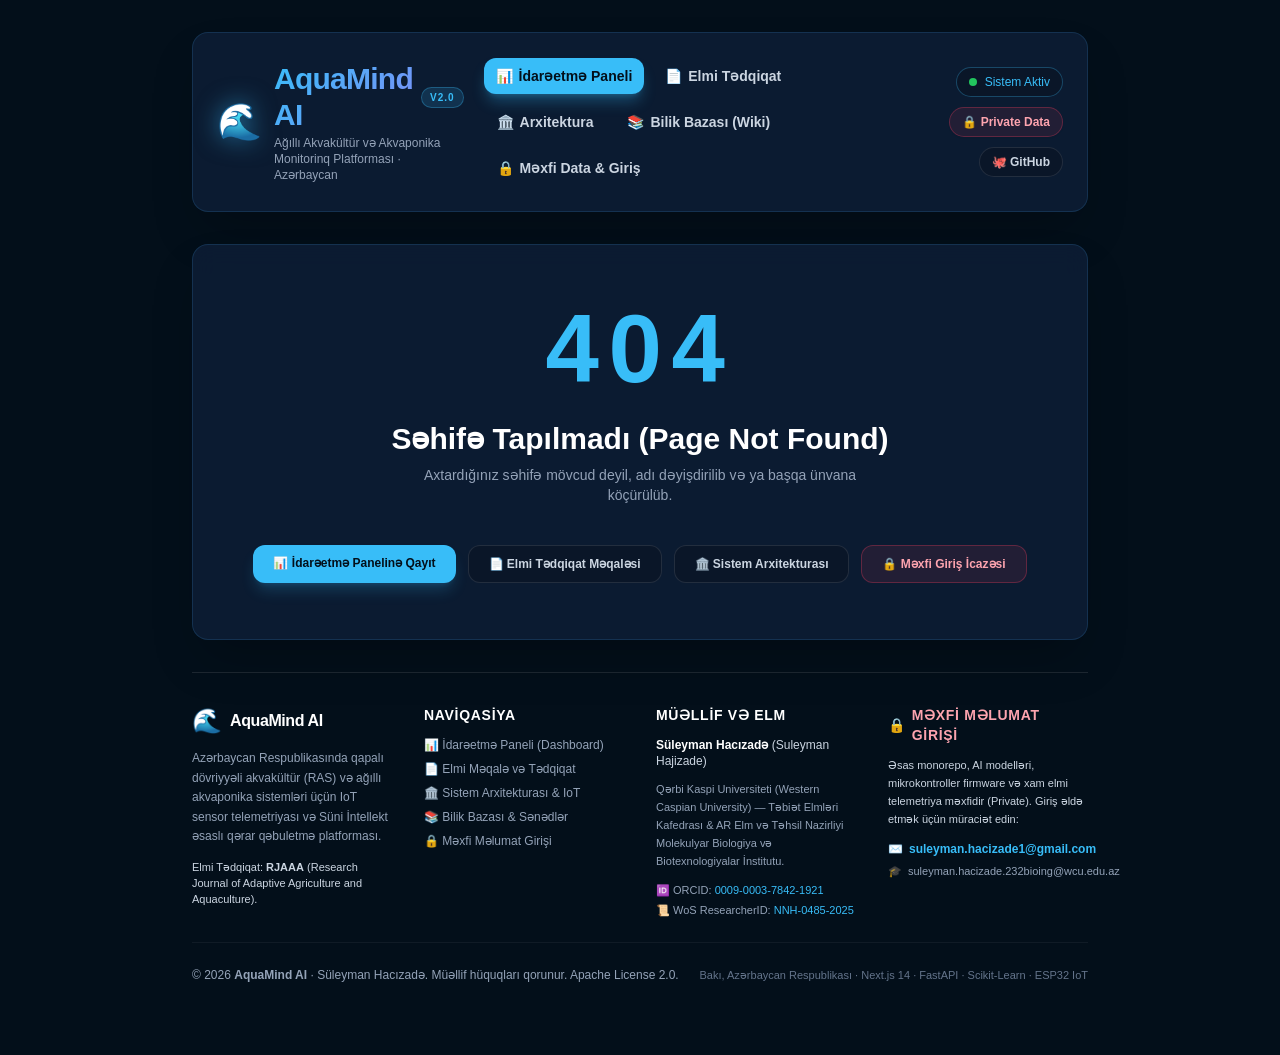
<file: 404/index.html>
<!DOCTYPE html><html lang="az" class="scroll-smooth"><head><meta charSet="utf-8"/><meta name="viewport" content="width=device-width, initial-scale=1"/><link rel="stylesheet" href="/_next/static/css/93770f091f67ee23.css" crossorigin="" data-precedence="next"/><link rel="preload" as="script" fetchPriority="low" href="/_next/static/chunks/webpack-30f740e03b5d84c2.js" crossorigin=""/><script src="/_next/static/chunks/fd9d1056-ce0f499a22923466.js" async="" crossorigin=""></script><script src="/_next/static/chunks/69-01563bbca0edf1c9.js" async="" crossorigin=""></script><script src="/_next/static/chunks/main-app-d1c8614c4d6121e8.js" async="" crossorigin=""></script><meta name="theme-color" content="#030f1a"/><meta name="color-scheme" content="dark"/><title>AquaMind AI — Ağıllı Akvakültür və Akvaponika Monitorinq Platforması</title><meta name="description" content="AquaMind AI — Azərbaycan Respublikası üçün hazırlanmış IoT sensor telemetriyası və Süni İntellekt (Random Forest) əsaslı qapalı dövriyyəli ağıllı akvakültür (RAS) və akvaponika ekosistem idarəetmə platforması. Müəllif: Süleyman Hacızadə, Qərbi Kaspi Universiteti."/><meta name="application-name" content="AquaMind AI"/><link rel="author" href="https://orcid.org/0009-0003-7842-1921"/><meta name="author" content="Süleyman Hacızadə (Suleyman Hajizade)"/><link rel="manifest" href="/site.webmanifest"/><meta name="generator" content="Next.js 14"/><meta name="keywords" content="AquaMind AI,AquaMind,aquamindai.github.io,Ağıllı Akvakültür,Akvaponika,Akvakültür Azərbaycan,Süleyman Hacızadə,Suleyman Hajizade,Qərbi Kaspi Universiteti,Western Caspian University,Molekulyar Biologiya və Biotexnologiyalar İnstitutu,IoT Su Monitorinqi,Süni İntellekt Akvakultura,Random Forest Su Proqnozu,ESP32 Akvakültür,Dissolved Oxygen Sensor,pH Telemetriyası,RJAAA,Research Journal of Adaptive Agriculture and Aquaculture,Smart Aquaculture,Precision Aquaculture,Recirculating Aquaculture System,RAS Azerbaijan,Kür Nərəsi,Nil Tilapiyası,Göyqurşağı Foreli"/><meta name="creator" content="Süleyman Hacızadə"/><meta name="publisher" content="AquaMind AI Research Team"/><meta name="robots" content="index, follow"/><meta name="googlebot" content="index, follow, max-video-preview:-1, max-image-preview:large, max-snippet:-1"/><meta name="category" content="Agriculture &amp; Biotechnology Software"/><meta name="classification" content="Aquaculture, IoT, Artificial Intelligence, Smart Farming"/><link rel="canonical" href="https://aquamindai.github.io/"/><link rel="alternate" hrefLang="az" href="https://aquamindai.github.io/"/><link rel="alternate" hrefLang="az-AZ" href="https://aquamindai.github.io/"/><link rel="alternate" hrefLang="en" href="https://aquamindai.github.io/"/><link rel="alternate" hrefLang="en-US" href="https://aquamindai.github.io/"/><link rel="alternate" hrefLang="x-default" href="https://aquamindai.github.io/"/><meta name="format-detection" content="telephone=no, address=no, email=no"/><meta property="og:title" content="AquaMind AI — Ağıllı Akvakültür və Akvaponika Monitorinq Platforması"/><meta property="og:description" content="Real-vaxt IoT sensor telemetriyası, Süni İntellekt su keyfiyyəti proqnozu və erkən xəbərdarlıq sistemi. Elmi tədqiqat əsaslı müasir həll."/><meta property="og:url" content="https://aquamindai.github.io/"/><meta property="og:site_name" content="AquaMind AI"/><meta property="og:locale" content="az_AZ"/><meta property="og:image" content="https://aquamindai.github.io/AquaMind-AI.png"/><meta property="og:image:width" content="1200"/><meta property="og:image:height" content="630"/><meta property="og:image:alt" content="AquaMind AI — Ağıllı Akvakültür və Akvaponika Platforması"/><meta property="og:image:type" content="image/png"/><meta property="og:locale:alternate" content="en_US"/><meta property="og:type" content="website"/><meta name="twitter:card" content="summary_large_image"/><meta name="twitter:creator" content="@AquaMindAI"/><meta name="twitter:title" content="AquaMind AI — Ağıllı Akvakültür və Akvaponika Monitorinqi"/><meta name="twitter:description" content="IoT və Süni İntellekt əsaslı qapalı dövriyyəli ağıllı akvakültür ekosistem platforması."/><meta name="twitter:image" content="https://aquamindai.github.io/AquaMind-AI.png"/><link rel="icon" href="/AquaMind-AI.png" sizes="192x192" type="image/png"/><link rel="icon" href="data:image/svg+xml,&lt;svg xmlns=&#x27;http://www.w3.org/2000/svg&#x27; viewBox=&#x27;0 0 100 100&#x27;&gt;&lt;text y=&#x27;.9em&#x27; font-size=&#x27;90&#x27;&gt;🌊&lt;/text&gt;&lt;/svg&gt;" type="image/svg+xml"/><link rel="apple-touch-icon" href="/AquaMind-AI.png" sizes="180x180" type="image/png"/><script type="application/ld+json">{"@context":"https://schema.org","@graph":[{"@type":"Organization","@id":"https://aquamindai.github.io/#organization","name":"AquaMind AI","alternateName":"AquaMind Platform","url":"https://aquamindai.github.io","logo":{"@type":"ImageObject","url":"https://aquamindai.github.io/AquaMind-AI.png","width":498,"height":498},"founder":{"@type":"Person","@id":"https://aquamindai.github.io/#founder","name":"Süleyman Hacızadə","alternateName":"Suleyman Hajizade","jobTitle":"Lead Bioengineer & AI Researcher","sameAs":["https://orcid.org/0009-0003-7842-1921","https://www.webofscience.com/wos/author/record/NNH-0485-2025","https://github.com/Suleyman-Hacizade"],"affiliation":{"@type":"EducationalOrganization","name":"Western Caspian University","alternateName":"Qərbi Kaspi Universiteti","url":"https://wcu.edu.az"}},"contactPoint":[{"@type":"ContactPoint","email":"suleyman.hacizade1@gmail.com","contactType":"research, data access and partnership"},{"@type":"ContactPoint","email":"suleyman.hacizade.232bioing@wcu.edu.az","contactType":"academic review and university relations"}],"sameAs":["https://github.com/AquaMindAI","https://github.com/AquaMindAI/AquaMindAI.github.io","https://github.com/AquaMindAI/AquaMindAI"]},{"@type":"WebSite","@id":"https://aquamindai.github.io/#website","url":"https://aquamindai.github.io","name":"AquaMind AI","description":"Ağıllı Akvakültür və Akvaponika Monitorinq Platforması","publisher":{"@id":"https://aquamindai.github.io/#organization"},"inLanguage":["az","en"]},{"@type":"SoftwareApplication","@id":"https://aquamindai.github.io/#software","name":"AquaMind AI Enterprise System","operatingSystem":"Web, Embedded ESP32, Linux Server","applicationCategory":"AgriculturalSoftware, IndustrialControlSystem, BusinessApplication","offers":{"@type":"Offer","price":"0","priceCurrency":"AZN"},"description":"Real-vaxt IoT sensor telemetriyası və Süni İntellekt əsaslı qapalı dövriyyəli ağıllı akvakültür ekosistem idarəetmə platforması."},{"@type":"ScholarlyArticle","@id":"https://aquamindai.github.io/research/#paper","headline":"AquaMind-AI: An Intelligent IoT and Machine Learning Framework for Closed-Loop Smart Aquaponics","name":"AquaMind-AI: An Intelligent IoT and Machine Learning Framework for Closed-Loop Smart Aquaponics","author":{"@id":"https://aquamindai.github.io/#founder"},"publisher":{"@type":"Organization","name":"Research Journal of Adaptive Agriculture and Aquaculture (RJAAA)","alternateName":"Western Caspian University Press"},"description":"Comprehensive framework detailing cyber-physical sensor integration, ESP32 edge computing, Random Forest predictive temperature forecasting, and dissolved oxygen equilibrium kinetics for circular aquaponic systems."}]}</script><script src="/_next/static/chunks/polyfills-c67a75d1b6f99dc8.js" crossorigin="" noModule=""></script></head><body class="antialiased selection:bg-[#38bdf8]/30 selection:text-[#38bdf8] bg-[#030f1a] min-h-screen"><div class="min-h-screen bg-[#030f1a] text-[#e2e8f0] p-4 md:p-8 font-sans selection:bg-[#38bdf8]/30"><div class="max-w-4xl mx-auto space-y-8"><header class="glass p-5 md:p-6 rounded-2xl flex flex-col lg:flex-row justify-between items-start lg:items-center gap-5 shadow-2xl border border-[#38bdf8]/20 bg-[#071322]/90 backdrop-blur-xl"><div class="flex flex-col sm:flex-row sm:items-center gap-3 w-full lg:w-auto"><a href="/" class="flex items-center gap-3 group transition-transform hover:scale-[1.01]"><span class="text-3xl md:text-4xl filter drop-shadow-[0_0_12px_rgba(56,189,248,0.5)]">🌊</span><div><div class="flex items-center gap-2"><span class="text-2xl md:text-3xl font-extrabold gradient-text tracking-tight">AquaMind AI</span><span class="text-[10px] uppercase font-bold tracking-widest px-2 py-0.5 rounded-full bg-[#38bdf8]/15 border border-[#38bdf8]/30 text-[#38bdf8]">v2.0</span></div><p class="text-xs text-[#94a3b8] mt-0.5 font-medium">Ağıllı Akvakültür və Akvaponika Monitorinq Platforması · Azərbaycan</p></div></a></div><nav aria-label="Əsas Naviqasiya" class="w-full lg:w-auto"><ul class="flex flex-wrap items-center gap-1.5 md:gap-2"><li><a href="/" class="flex items-center gap-1.5 px-3 py-2 rounded-xl text-xs md:text-sm font-semibold transition-all bg-[#38bdf8] text-[#030f1a] shadow-lg shadow-[#38bdf8]/30 font-bold" aria-current="page"><span>📊</span><span>İdarəetmə Paneli</span></a></li><li><a href="/research/" class="flex items-center gap-1.5 px-3 py-2 rounded-xl text-xs md:text-sm font-semibold transition-all text-[#cbd5e1] hover:text-[#38bdf8] hover:bg-[#38bdf8]/10 border border-transparent hover:border-[#38bdf8]/20"><span>📄</span><span>Elmi Tədqiqat</span></a></li><li><a href="/architecture/" class="flex items-center gap-1.5 px-3 py-2 rounded-xl text-xs md:text-sm font-semibold transition-all text-[#cbd5e1] hover:text-[#38bdf8] hover:bg-[#38bdf8]/10 border border-transparent hover:border-[#38bdf8]/20"><span>🏛️</span><span>Arxitektura</span></a></li><li><a href="/wiki/" class="flex items-center gap-1.5 px-3 py-2 rounded-xl text-xs md:text-sm font-semibold transition-all text-[#cbd5e1] hover:text-[#38bdf8] hover:bg-[#38bdf8]/10 border border-transparent hover:border-[#38bdf8]/20"><span>📚</span><span>Bilik Bazası (Wiki)</span></a></li><li><a href="/access/" class="flex items-center gap-1.5 px-3 py-2 rounded-xl text-xs md:text-sm font-semibold transition-all text-[#cbd5e1] hover:text-[#38bdf8] hover:bg-[#38bdf8]/10 border border-transparent hover:border-[#38bdf8]/20"><span>🔒</span><span>Məxfi Data &amp; Giriş</span></a></li></ul></nav><div class="flex flex-wrap items-center gap-2.5 w-full lg:w-auto justify-start lg:justify-end"><div class="flex items-center gap-2 px-3 py-1.5 rounded-full bg-[#0a1628] border border-[#38bdf8]/30 text-xs"><span class="w-2 h-2 rounded-full bg-[#22c55e] animate-ping"></span><span class="text-[#38bdf8] font-medium">Sistem Aktiv</span></div><a href="/access/" class="flex items-center gap-1.5 px-3 py-1.5 rounded-full bg-rose-500/10 hover:bg-rose-500/20 border border-rose-500/30 text-xs font-semibold text-rose-300 transition-all shadow-sm" title="Məxfi datalara və əsas repozitoriyaya giriş üçün müraciət edin"><span>🔒 Private Data</span></a><a href="https://github.com/AquaMindAI/AquaMindAI" target="_blank" rel="noopener noreferrer" class="flex items-center gap-1.5 px-3 py-1.5 rounded-full bg-[#0a1628] hover:bg-[#1e3a5f] border border-white/10 hover:border-[#38bdf8]/40 text-xs font-semibold text-slate-300 transition-all" title="GitHub Təşkilatı və Əsas Kod Bazasını Nəzərdən Keçirin"><span>🐙 GitHub</span></a></div></header><main class="glass p-8 md:p-14 rounded-2xl border border-white/10 bg-[#071322]/85 text-center space-y-6 shadow-2xl"><div class="text-6xl md:text-8xl font-black text-[#38bdf8] tracking-widest">404</div><div class="space-y-2"><h1 class="text-2xl md:text-3xl font-extrabold text-white">Səhifə Tapılmadı (Page Not Found)</h1><p class="text-sm text-[#94a3b8] max-w-md mx-auto">Axtardığınız səhifə mövcud deyil, adı dəyişdirilib və ya başqa ünvana köçürülüb.</p></div><div class="pt-4 flex flex-wrap justify-center gap-3"><a href="/" class="px-5 py-2.5 rounded-xl bg-[#38bdf8] hover:bg-[#0284c7] text-[#030f1a] hover:text-white font-bold text-xs transition-all shadow-lg shadow-[#38bdf8]/20">📊 İdarəetmə Panelinə Qayıt</a><a href="/research/" class="px-5 py-2.5 rounded-xl bg-[#0a1628] hover:bg-[#1e3a5f] border border-white/10 text-[#cbd5e1] font-semibold text-xs transition-all">📄 Elmi Tədqiqat Məqaləsi</a><a href="/architecture/" class="px-5 py-2.5 rounded-xl bg-[#0a1628] hover:bg-[#1e3a5f] border border-white/10 text-[#cbd5e1] font-semibold text-xs transition-all">🏛️ Sistem Arxitekturası</a><a href="/access/" class="px-5 py-2.5 rounded-xl bg-rose-500/10 hover:bg-rose-500/20 border border-rose-500/30 text-rose-300 font-semibold text-xs transition-all">🔒 Məxfi Giriş İcazəsi</a></div></main><footer class="mt-12 pt-8 pb-10 border-t border-white/10 space-y-6 text-[#94a3b8] text-xs"><div class="grid grid-cols-1 md:grid-cols-4 gap-8 text-left"><div class="space-y-3 md:col-span-1"><div class="flex items-center gap-2"><span class="text-2xl">🌊</span><span class="text-base font-bold text-white tracking-tight">AquaMind AI</span></div><p class="text-xs text-[#94a3b8] leading-relaxed">Azərbaycan Respublikasında qapalı dövriyyəli akvakültür (RAS) və ağıllı akvaponika sistemləri üçün IoT sensor telemetriyası və Süni İntellekt əsaslı qərar qəbuletmə platforması.</p><p class="text-[11px] text-[#cbd5e1]">Elmi Tədqiqat: <strong>RJAAA</strong> (Research Journal of Adaptive Agriculture and Aquaculture).</p></div><div class="space-y-3"><h4 class="text-sm font-bold text-white uppercase tracking-wider">Naviqasiya</h4><ul class="space-y-2 text-xs"><li><a href="/" class="hover:text-[#38bdf8] transition-colors">📊 İdarəetmə Paneli (Dashboard)</a></li><li><a href="/research/" class="hover:text-[#38bdf8] transition-colors">📄 Elmi Məqalə və Tədqiqat</a></li><li><a href="/architecture/" class="hover:text-[#38bdf8] transition-colors">🏛️ Sistem Arxitekturası &amp; IoT</a></li><li><a href="/wiki/" class="hover:text-[#38bdf8] transition-colors">📚 Bilik Bazası &amp; Sənədlər</a></li><li><a href="/access/" class="hover:text-[#38bdf8] transition-colors">🔒 Məxfi Məlumat Girişi</a></li></ul></div><div class="space-y-3"><h4 class="text-sm font-bold text-white uppercase tracking-wider">Müəllif və Elm</h4><p class="text-xs text-[#cbd5e1]"><strong class="text-white">Süleyman Hacızadə</strong> (Suleyman Hajizade)</p><p class="text-[11px] leading-relaxed">Qərbi Kaspi Universiteti (Western Caspian University) — Təbiət Elmləri Kafedrası &amp; AR Elm və Təhsil Nazirliyi Molekulyar Biologiya və Biotexnologiyalar İnstitutu.</p><div class="space-y-1 text-[11px]"><div>🆔 ORCID: <a href="https://orcid.org/0009-0003-7842-1921" target="_blank" rel="noopener noreferrer" class="text-[#38bdf8] hover:underline">0009-0003-7842-1921</a></div><div>📜 WoS ResearcherID: <span class="text-[#38bdf8]">NNH-0485-2025</span></div></div></div><div class="space-y-3"><h4 class="text-sm font-bold text-rose-300 uppercase tracking-wider flex items-center gap-1.5"><span>🔒</span><span>Məxfi Məlumat Girişi</span></h4><p class="text-[11px] text-[#cbd5e1] leading-relaxed">Əsas monorepo, AI modelləri, mikrokontroller firmware və xam elmi telemetriya məxfidir (Private). Giriş əldə etmək üçün müraciət edin:</p><div class="space-y-1.5"><a href="mailto:suleyman.hacizade1@gmail.com?subject=AquaMind%20AI%20-%20Data%20Access%20Request" class="inline-flex items-center gap-1.5 text-xs text-[#38bdf8] hover:underline font-semibold"><span>✉️</span><span>suleyman.hacizade1@gmail.com</span></a><br/><a href="mailto:suleyman.hacizade.232bioing@wcu.edu.az?subject=AquaMind%20AI%20-%20Academic%20Access%20Request" class="inline-flex items-center gap-1.5 text-[11px] text-[#94a3b8] hover:text-[#38bdf8] transition-colors"><span>🎓</span><span>suleyman.hacizade.232bioing@wcu.edu.az</span></a></div></div></div><div class="pt-6 border-t border-white/5 flex flex-col sm:flex-row items-center justify-between gap-3 text-center sm:text-left"><p class="text-[#94a3b8]">© <!-- -->2026<!-- --> <strong>AquaMind AI</strong> · Süleyman Hacızadə. Müəllif hüquqları qorunur. Apache License 2.0.</p><p class="text-[11px] text-[#64748b]">Bakı, Azərbaycan Respublikası · Next.js 14 · FastAPI · Scikit-Learn · ESP32 IoT</p></div></footer></div></div><script src="/_next/static/chunks/webpack-30f740e03b5d84c2.js" crossorigin="" async=""></script><script>(self.__next_f=self.__next_f||[]).push([0]);self.__next_f.push([2,null])</script><script>self.__next_f.push([1,"1:HL[\"/_next/static/css/93770f091f67ee23.css\",\"style\",{\"crossOrigin\":\"\"}]\n0:\"$L2\"\n"])</script><script>self.__next_f.push([1,"3:I[7690,[],\"\"]\n6:I[5613,[],\"\"]\n7:I[1778,[],\"\"]\n9:I[8955,[],\"\"]\n5:Tabd,"])</script><script>self.__next_f.push([1,"{\"@context\":\"https://schema.org\",\"@graph\":[{\"@type\":\"Organization\",\"@id\":\"https://aquamindai.github.io/#organization\",\"name\":\"AquaMind AI\",\"alternateName\":\"AquaMind Platform\",\"url\":\"https://aquamindai.github.io\",\"logo\":{\"@type\":\"ImageObject\",\"url\":\"https://aquamindai.github.io/AquaMind-AI.png\",\"width\":498,\"height\":498},\"founder\":{\"@type\":\"Person\",\"@id\":\"https://aquamindai.github.io/#founder\",\"name\":\"Süleyman Hacızadə\",\"alternateName\":\"Suleyman Hajizade\",\"jobTitle\":\"Lead Bioengineer \u0026 AI Researcher\",\"sameAs\":[\"https://orcid.org/0009-0003-7842-1921\",\"https://www.webofscience.com/wos/author/record/NNH-0485-2025\",\"https://github.com/Suleyman-Hacizade\"],\"affiliation\":{\"@type\":\"EducationalOrganization\",\"name\":\"Western Caspian University\",\"alternateName\":\"Qərbi Kaspi Universiteti\",\"url\":\"https://wcu.edu.az\"}},\"contactPoint\":[{\"@type\":\"ContactPoint\",\"email\":\"suleyman.hacizade1@gmail.com\",\"contactType\":\"research, data access and partnership\"},{\"@type\":\"ContactPoint\",\"email\":\"suleyman.hacizade.232bioing@wcu.edu.az\",\"contactType\":\"academic review and university relations\"}],\"sameAs\":[\"https://github.com/AquaMindAI\",\"https://github.com/AquaMindAI/AquaMindAI.github.io\",\"https://github.com/AquaMindAI/AquaMindAI\"]},{\"@type\":\"WebSite\",\"@id\":\"https://aquamindai.github.io/#website\",\"url\":\"https://aquamindai.github.io\",\"name\":\"AquaMind AI\",\"description\":\"Ağıllı Akvakültür və Akvaponika Monitorinq Platforması\",\"publisher\":{\"@id\":\"https://aquamindai.github.io/#organization\"},\"inLanguage\":[\"az\",\"en\"]},{\"@type\":\"SoftwareApplication\",\"@id\":\"https://aquamindai.github.io/#software\",\"name\":\"AquaMind AI Enterprise System\",\"operatingSystem\":\"Web, Embedded ESP32, Linux Server\",\"applicationCategory\":\"AgriculturalSoftware, IndustrialControlSystem, BusinessApplication\",\"offers\":{\"@type\":\"Offer\",\"price\":\"0\",\"priceCurrency\":\"AZN\"},\"description\":\"Real-vaxt IoT sensor telemetriyası və Süni İntellekt əsaslı qapalı dövriyyəli ağıllı akvakültür ekosistem idarəetmə platforması.\"},{\"@type\":\"ScholarlyArticle\",\"@id\":\"https://aquamindai.github.io/research/#paper\",\"headline\":\"AquaMind-AI: An Intelligent IoT and Machine Learning Framework for Closed-Loop Smart Aquaponics\",\"name\":\"AquaMind-AI: An Intelligent IoT and Machine Learning Framework for Closed-Loop Smart Aquaponics\",\"author\":{\"@id\":\"https://aquamindai.github.io/#founder\"},\"publisher\":{\"@type\":\"Organization\",\"name\":\"Research Journal of Adaptive Agriculture and Aquaculture (RJAAA)\",\"alternateName\":\"Western Caspian University Press\"},\"description\":\"Comprehensive framework detailing cyber-physical sensor integration, ESP32 edge computing, Random Forest predictive temperature forecasting, and dissolved oxygen equilibrium kinetics for circular aquaponic systems.\"}]}"])</script><script>self.__next_f.push([1,"a:[]\n"])</script><script>self.__next_f.push([1,"2:[[[\"$\",\"link\",\"0\",{\"rel\":\"stylesheet\",\"href\":\"/_next/static/css/93770f091f67ee23.css\",\"precedence\":\"next\",\"crossOrigin\":\"\"}]],[\"$\",\"$L3\",null,{\"buildId\":\"5tDiU9qwidgjPuxm_zGsb\",\"assetPrefix\":\"\",\"initialCanonicalUrl\":\"/_not-found/\",\"initialTree\":[\"\",{\"children\":[\"__PAGE__\",{}]},\"$undefined\",\"$undefined\",true],\"initialSeedData\":[\"\",{\"children\":[\"__PAGE__\",{},[\"$L4\",[\"$\",\"div\",null,{\"className\":\"min-h-screen bg-[#030f1a] text-[#e2e8f0] p-4 md:p-8 font-sans selection:bg-[#38bdf8]/30\",\"children\":[\"$\",\"div\",null,{\"className\":\"max-w-4xl mx-auto space-y-8\",\"children\":[[\"$\",\"header\",null,{\"className\":\"glass p-5 md:p-6 rounded-2xl flex flex-col lg:flex-row justify-between items-start lg:items-center gap-5 shadow-2xl border border-[#38bdf8]/20 bg-[#071322]/90 backdrop-blur-xl\",\"children\":[[\"$\",\"div\",null,{\"className\":\"flex flex-col sm:flex-row sm:items-center gap-3 w-full lg:w-auto\",\"children\":[\"$\",\"a\",null,{\"href\":\"/\",\"className\":\"flex items-center gap-3 group transition-transform hover:scale-[1.01]\",\"children\":[[\"$\",\"span\",null,{\"className\":\"text-3xl md:text-4xl filter drop-shadow-[0_0_12px_rgba(56,189,248,0.5)]\",\"children\":\"🌊\"}],[\"$\",\"div\",null,{\"children\":[[\"$\",\"div\",null,{\"className\":\"flex items-center gap-2\",\"children\":[[\"$\",\"span\",null,{\"className\":\"text-2xl md:text-3xl font-extrabold gradient-text tracking-tight\",\"children\":\"AquaMind AI\"}],[\"$\",\"span\",null,{\"className\":\"text-[10px] uppercase font-bold tracking-widest px-2 py-0.5 rounded-full bg-[#38bdf8]/15 border border-[#38bdf8]/30 text-[#38bdf8]\",\"children\":\"v2.0\"}]]}],[\"$\",\"p\",null,{\"className\":\"text-xs text-[#94a3b8] mt-0.5 font-medium\",\"children\":\"Ağıllı Akvakültür və Akvaponika Monitorinq Platforması · Azərbaycan\"}]]}]]}]}],[\"$\",\"nav\",null,{\"aria-label\":\"Əsas Naviqasiya\",\"className\":\"w-full lg:w-auto\",\"children\":[\"$\",\"ul\",null,{\"className\":\"flex flex-wrap items-center gap-1.5 md:gap-2\",\"children\":[[\"$\",\"li\",\"dashboard\",{\"children\":[\"$\",\"a\",null,{\"href\":\"/\",\"className\":\"flex items-center gap-1.5 px-3 py-2 rounded-xl text-xs md:text-sm font-semibold transition-all bg-[#38bdf8] text-[#030f1a] shadow-lg shadow-[#38bdf8]/30 font-bold\",\"aria-current\":\"page\",\"children\":[[\"$\",\"span\",null,{\"children\":\"📊\"}],[\"$\",\"span\",null,{\"children\":\"İdarəetmə Paneli\"}]]}]}],[\"$\",\"li\",\"research\",{\"children\":[\"$\",\"a\",null,{\"href\":\"/research/\",\"className\":\"flex items-center gap-1.5 px-3 py-2 rounded-xl text-xs md:text-sm font-semibold transition-all text-[#cbd5e1] hover:text-[#38bdf8] hover:bg-[#38bdf8]/10 border border-transparent hover:border-[#38bdf8]/20\",\"aria-current\":\"$undefined\",\"children\":[[\"$\",\"span\",null,{\"children\":\"📄\"}],[\"$\",\"span\",null,{\"children\":\"Elmi Tədqiqat\"}]]}]}],[\"$\",\"li\",\"architecture\",{\"children\":[\"$\",\"a\",null,{\"href\":\"/architecture/\",\"className\":\"flex items-center gap-1.5 px-3 py-2 rounded-xl text-xs md:text-sm font-semibold transition-all text-[#cbd5e1] hover:text-[#38bdf8] hover:bg-[#38bdf8]/10 border border-transparent hover:border-[#38bdf8]/20\",\"aria-current\":\"$undefined\",\"children\":[[\"$\",\"span\",null,{\"children\":\"🏛️\"}],[\"$\",\"span\",null,{\"children\":\"Arxitektura\"}]]}]}],[\"$\",\"li\",\"wiki\",{\"children\":[\"$\",\"a\",null,{\"href\":\"/wiki/\",\"className\":\"flex items-center gap-1.5 px-3 py-2 rounded-xl text-xs md:text-sm font-semibold transition-all text-[#cbd5e1] hover:text-[#38bdf8] hover:bg-[#38bdf8]/10 border border-transparent hover:border-[#38bdf8]/20\",\"aria-current\":\"$undefined\",\"children\":[[\"$\",\"span\",null,{\"children\":\"📚\"}],[\"$\",\"span\",null,{\"children\":\"Bilik Bazası (Wiki)\"}]]}]}],[\"$\",\"li\",\"access\",{\"children\":[\"$\",\"a\",null,{\"href\":\"/access/\",\"className\":\"flex items-center gap-1.5 px-3 py-2 rounded-xl text-xs md:text-sm font-semibold transition-all text-[#cbd5e1] hover:text-[#38bdf8] hover:bg-[#38bdf8]/10 border border-transparent hover:border-[#38bdf8]/20\",\"aria-current\":\"$undefined\",\"children\":[[\"$\",\"span\",null,{\"children\":\"🔒\"}],[\"$\",\"span\",null,{\"children\":\"Məxfi Data \u0026 Giriş\"}]]}]}]]}]}],[\"$\",\"div\",null,{\"className\":\"flex flex-wrap items-center gap-2.5 w-full lg:w-auto justify-start lg:justify-end\",\"children\":[[\"$\",\"div\",null,{\"className\":\"flex items-center gap-2 px-3 py-1.5 rounded-full bg-[#0a1628] border border-[#38bdf8]/30 text-xs\",\"children\":[[\"$\",\"span\",null,{\"className\":\"w-2 h-2 rounded-full bg-[#22c55e] animate-ping\"}],[\"$\",\"span\",null,{\"className\":\"text-[#38bdf8] font-medium\",\"children\":\"Sistem Aktiv\"}]]}],[\"$\",\"a\",null,{\"href\":\"/access/\",\"className\":\"flex items-center gap-1.5 px-3 py-1.5 rounded-full bg-rose-500/10 hover:bg-rose-500/20 border border-rose-500/30 text-xs font-semibold text-rose-300 transition-all shadow-sm\",\"title\":\"Məxfi datalara və əsas repozitoriyaya giriş üçün müraciət edin\",\"children\":[\"$\",\"span\",null,{\"children\":\"🔒 Private Data\"}]}],[\"$\",\"a\",null,{\"href\":\"https://github.com/AquaMindAI/AquaMindAI\",\"target\":\"_blank\",\"rel\":\"noopener noreferrer\",\"className\":\"flex items-center gap-1.5 px-3 py-1.5 rounded-full bg-[#0a1628] hover:bg-[#1e3a5f] border border-white/10 hover:border-[#38bdf8]/40 text-xs font-semibold text-slate-300 transition-all\",\"title\":\"GitHub Təşkilatı və Əsas Kod Bazasını Nəzərdən Keçirin\",\"children\":[\"$\",\"span\",null,{\"children\":\"🐙 GitHub\"}]}]]}]]}],[\"$\",\"main\",null,{\"className\":\"glass p-8 md:p-14 rounded-2xl border border-white/10 bg-[#071322]/85 text-center space-y-6 shadow-2xl\",\"children\":[[\"$\",\"div\",null,{\"className\":\"text-6xl md:text-8xl font-black text-[#38bdf8] tracking-widest\",\"children\":\"404\"}],[\"$\",\"div\",null,{\"className\":\"space-y-2\",\"children\":[[\"$\",\"h1\",null,{\"className\":\"text-2xl md:text-3xl font-extrabold text-white\",\"children\":\"Səhifə Tapılmadı (Page Not Found)\"}],[\"$\",\"p\",null,{\"className\":\"text-sm text-[#94a3b8] max-w-md mx-auto\",\"children\":\"Axtardığınız səhifə mövcud deyil, adı dəyişdirilib və ya başqa ünvana köçürülüb.\"}]]}],[\"$\",\"div\",null,{\"className\":\"pt-4 flex flex-wrap justify-center gap-3\",\"children\":[[\"$\",\"a\",null,{\"href\":\"/\",\"className\":\"px-5 py-2.5 rounded-xl bg-[#38bdf8] hover:bg-[#0284c7] text-[#030f1a] hover:text-white font-bold text-xs transition-all shadow-lg shadow-[#38bdf8]/20\",\"children\":\"📊 İdarəetmə Panelinə Qayıt\"}],[\"$\",\"a\",null,{\"href\":\"/research/\",\"className\":\"px-5 py-2.5 rounded-xl bg-[#0a1628] hover:bg-[#1e3a5f] border border-white/10 text-[#cbd5e1] font-semibold text-xs transition-all\",\"children\":\"📄 Elmi Tədqiqat Məqaləsi\"}],[\"$\",\"a\",null,{\"href\":\"/architecture/\",\"className\":\"px-5 py-2.5 rounded-xl bg-[#0a1628] hover:bg-[#1e3a5f] border border-white/10 text-[#cbd5e1] font-semibold text-xs transition-all\",\"children\":\"🏛️ Sistem Arxitekturası\"}],[\"$\",\"a\",null,{\"href\":\"/access/\",\"className\":\"px-5 py-2.5 rounded-xl bg-rose-500/10 hover:bg-rose-500/20 border border-rose-500/30 text-rose-300 font-semibold text-xs transition-all\",\"children\":\"🔒 Məxfi Giriş İcazəsi\"}]]}]]}],[\"$\",\"footer\",null,{\"className\":\"mt-12 pt-8 pb-10 border-t border-white/10 space-y-6 text-[#94a3b8] text-xs\",\"children\":[[\"$\",\"div\",null,{\"className\":\"grid grid-cols-1 md:grid-cols-4 gap-8 text-left\",\"children\":[[\"$\",\"div\",null,{\"className\":\"space-y-3 md:col-span-1\",\"children\":[[\"$\",\"div\",null,{\"className\":\"flex items-center gap-2\",\"children\":[[\"$\",\"span\",null,{\"className\":\"text-2xl\",\"children\":\"🌊\"}],[\"$\",\"span\",null,{\"className\":\"text-base font-bold text-white tracking-tight\",\"children\":\"AquaMind AI\"}]]}],[\"$\",\"p\",null,{\"className\":\"text-xs text-[#94a3b8] leading-relaxed\",\"children\":\"Azərbaycan Respublikasında qapalı dövriyyəli akvakültür (RAS) və ağıllı akvaponika sistemləri üçün IoT sensor telemetriyası və Süni İntellekt əsaslı qərar qəbuletmə platforması.\"}],[\"$\",\"p\",null,{\"className\":\"text-[11px] text-[#cbd5e1]\",\"children\":[\"Elmi Tədqiqat: \",[\"$\",\"strong\",null,{\"children\":\"RJAAA\"}],\" (Research Journal of Adaptive Agriculture and Aquaculture).\"]}]]}],[\"$\",\"div\",null,{\"className\":\"space-y-3\",\"children\":[[\"$\",\"h4\",null,{\"className\":\"text-sm font-bold text-white uppercase tracking-wider\",\"children\":\"Naviqasiya\"}],[\"$\",\"ul\",null,{\"className\":\"space-y-2 text-xs\",\"children\":[[\"$\",\"li\",null,{\"children\":[\"$\",\"a\",null,{\"href\":\"/\",\"className\":\"hover:text-[#38bdf8] transition-colors\",\"children\":\"📊 İdarəetmə Paneli (Dashboard)\"}]}],[\"$\",\"li\",null,{\"children\":[\"$\",\"a\",null,{\"href\":\"/research/\",\"className\":\"hover:text-[#38bdf8] transition-colors\",\"children\":\"📄 Elmi Məqalə və Tədqiqat\"}]}],[\"$\",\"li\",null,{\"children\":[\"$\",\"a\",null,{\"href\":\"/architecture/\",\"className\":\"hover:text-[#38bdf8] transition-colors\",\"children\":\"🏛️ Sistem Arxitekturası \u0026 IoT\"}]}],[\"$\",\"li\",null,{\"children\":[\"$\",\"a\",null,{\"href\":\"/wiki/\",\"className\":\"hover:text-[#38bdf8] transition-colors\",\"children\":\"📚 Bilik Bazası \u0026 Sənədlər\"}]}],[\"$\",\"li\",null,{\"children\":[\"$\",\"a\",null,{\"href\":\"/access/\",\"className\":\"hover:text-[#38bdf8] transition-colors\",\"children\":\"🔒 Məxfi Məlumat Girişi\"}]}]]}]]}],[\"$\",\"div\",null,{\"className\":\"space-y-3\",\"children\":[[\"$\",\"h4\",null,{\"className\":\"text-sm font-bold text-white uppercase tracking-wider\",\"children\":\"Müəllif və Elm\"}],[\"$\",\"p\",null,{\"className\":\"text-xs text-[#cbd5e1]\",\"children\":[[\"$\",\"strong\",null,{\"className\":\"text-white\",\"children\":\"Süleyman Hacızadə\"}],\" (Suleyman Hajizade)\"]}],[\"$\",\"p\",null,{\"className\":\"text-[11px] leading-relaxed\",\"children\":\"Qərbi Kaspi Universiteti (Western Caspian University) — Təbiət Elmləri Kafedrası \u0026 AR Elm və Təhsil Nazirliyi Molekulyar Biologiya və Biotexnologiyalar İnstitutu.\"}],[\"$\",\"div\",null,{\"className\":\"space-y-1 text-[11px]\",\"children\":[[\"$\",\"div\",null,{\"children\":[\"🆔 ORCID: \",[\"$\",\"a\",null,{\"href\":\"https://orcid.org/0009-0003-7842-1921\",\"target\":\"_blank\",\"rel\":\"noopener noreferrer\",\"className\":\"text-[#38bdf8] hover:underline\",\"children\":\"0009-0003-7842-1921\"}]]}],[\"$\",\"div\",null,{\"children\":[\"📜 WoS ResearcherID: \",[\"$\",\"span\",null,{\"className\":\"text-[#38bdf8]\",\"children\":\"NNH-0485-2025\"}]]}]]}]]}],[\"$\",\"div\",null,{\"className\":\"space-y-3\",\"children\":[[\"$\",\"h4\",null,{\"className\":\"text-sm font-bold text-rose-300 uppercase tracking-wider flex items-center gap-1.5\",\"children\":[[\"$\",\"span\",null,{\"children\":\"🔒\"}],[\"$\",\"span\",null,{\"children\":\"Məxfi Məlumat Girişi\"}]]}],[\"$\",\"p\",null,{\"className\":\"text-[11px] text-[#cbd5e1] leading-relaxed\",\"children\":\"Əsas monorepo, AI modelləri, mikrokontroller firmware və xam elmi telemetriya məxfidir (Private). Giriş əldə etmək üçün müraciət edin:\"}],[\"$\",\"div\",null,{\"className\":\"space-y-1.5\",\"children\":[[\"$\",\"a\",null,{\"href\":\"mailto:suleyman.hacizade1@gmail.com?subject=AquaMind%20AI%20-%20Data%20Access%20Request\",\"className\":\"inline-flex items-center gap-1.5 text-xs text-[#38bdf8] hover:underline font-semibold\",\"children\":[[\"$\",\"span\",null,{\"children\":\"✉️\"}],[\"$\",\"span\",null,{\"children\":\"suleyman.hacizade1@gmail.com\"}]]}],[\"$\",\"br\",null,{}],[\"$\",\"a\",null,{\"href\":\"mailto:suleyman.hacizade.232bioing@wcu.edu.az?subject=AquaMind%20AI%20-%20Academic%20Access%20Request\",\"className\":\"inline-flex items-center gap-1.5 text-[11px] text-[#94a3b8] hover:text-[#38bdf8] transition-colors\",\"children\":[[\"$\",\"span\",null,{\"children\":\"🎓\"}],[\"$\",\"span\",null,{\"children\":\"suleyman.hacizade.232bioing@wcu.edu.az\"}]]}]]}]]}]]}],[\"$\",\"div\",null,{\"className\":\"pt-6 border-t border-white/5 flex flex-col sm:flex-row items-center justify-between gap-3 text-center sm:text-left\",\"children\":[[\"$\",\"p\",null,{\"className\":\"text-[#94a3b8]\",\"children\":[\"© \",2026,\" \",[\"$\",\"strong\",null,{\"children\":\"AquaMind AI\"}],\" · Süleyman Hacızadə. Müəllif hüquqları qorunur. Apache License 2.0.\"]}],[\"$\",\"p\",null,{\"className\":\"text-[11px] text-[#64748b]\",\"children\":\"Bakı, Azərbaycan Respublikası · Next.js 14 · FastAPI · Scikit-Learn · ESP32 IoT\"}]]}]]}]]}]}],null]]},[null,[\"$\",\"html\",null,{\"lang\":\"az\",\"className\":\"scroll-smooth\",\"children\":[[\"$\",\"head\",null,{\"children\":[\"$\",\"script\",null,{\"type\":\"application/ld+json\",\"dangerouslySetInnerHTML\":{\"__html\":\"$5\"}}]}],[\"$\",\"body\",null,{\"className\":\"antialiased selection:bg-[#38bdf8]/30 selection:text-[#38bdf8] bg-[#030f1a] min-h-screen\",\"children\":[\"$\",\"$L6\",null,{\"parallelRouterKey\":\"children\",\"segmentPath\":[\"children\"],\"loading\":\"$undefined\",\"loadingStyles\":\"$undefined\",\"loadingScripts\":\"$undefined\",\"hasLoading\":false,\"error\":\"$undefined\",\"errorStyles\":\"$undefined\",\"errorScripts\":\"$undefined\",\"template\":[\"$\",\"$L7\",null,{}],\"templateStyles\":\"$undefined\",\"templateScripts\":\"$undefined\",\"notFound\":[\"$\",\"div\",null,{\"className\":\"min-h-screen bg-[#030f1a] text-[#e2e8f0] p-4 md:p-8 font-sans selection:bg-[#38bdf8]/30\",\"children\":[\"$\",\"div\",null,{\"className\":\"max-w-4xl mx-auto space-y-8\",\"children\":[[\"$\",\"header\",null,{\"className\":\"glass p-5 md:p-6 rounded-2xl flex flex-col lg:flex-row justify-between items-start lg:items-center gap-5 shadow-2xl border border-[#38bdf8]/20 bg-[#071322]/90 backdrop-blur-xl\",\"children\":[[\"$\",\"div\",null,{\"className\":\"flex flex-col sm:flex-row sm:items-center gap-3 w-full lg:w-auto\",\"children\":[\"$\",\"a\",null,{\"href\":\"/\",\"className\":\"flex items-center gap-3 group transition-transform hover:scale-[1.01]\",\"children\":[[\"$\",\"span\",null,{\"className\":\"text-3xl md:text-4xl filter drop-shadow-[0_0_12px_rgba(56,189,248,0.5)]\",\"children\":\"🌊\"}],[\"$\",\"div\",null,{\"children\":[[\"$\",\"div\",null,{\"className\":\"flex items-center gap-2\",\"children\":[[\"$\",\"span\",null,{\"className\":\"text-2xl md:text-3xl font-extrabold gradient-text tracking-tight\",\"children\":\"AquaMind AI\"}],[\"$\",\"span\",null,{\"className\":\"text-[10px] uppercase font-bold tracking-widest px-2 py-0.5 rounded-full bg-[#38bdf8]/15 border border-[#38bdf8]/30 text-[#38bdf8]\",\"children\":\"v2.0\"}]]}],[\"$\",\"p\",null,{\"className\":\"text-xs text-[#94a3b8] mt-0.5 font-medium\",\"children\":\"Ağıllı Akvakültür və Akvaponika Monitorinq Platforması · Azərbaycan\"}]]}]]}]}],[\"$\",\"nav\",null,{\"aria-label\":\"Əsas Naviqasiya\",\"className\":\"w-full lg:w-auto\",\"children\":[\"$\",\"ul\",null,{\"className\":\"flex flex-wrap items-center gap-1.5 md:gap-2\",\"children\":[[\"$\",\"li\",\"dashboard\",{\"children\":[\"$\",\"a\",null,{\"href\":\"/\",\"className\":\"flex items-center gap-1.5 px-3 py-2 rounded-xl text-xs md:text-sm font-semibold transition-all bg-[#38bdf8] text-[#030f1a] shadow-lg shadow-[#38bdf8]/30 font-bold\",\"aria-current\":\"page\",\"children\":[[\"$\",\"span\",null,{\"children\":\"📊\"}],[\"$\",\"span\",null,{\"children\":\"İdarəetmə Paneli\"}]]}]}],[\"$\",\"li\",\"research\",{\"children\":[\"$\",\"a\",null,{\"href\":\"/research/\",\"className\":\"flex items-center gap-1.5 px-3 py-2 rounded-xl text-xs md:text-sm font-semibold transition-all text-[#cbd5e1] hover:text-[#38bdf8] hover:bg-[#38bdf8]/10 border border-transparent hover:border-[#38bdf8]/20\",\"aria-current\":\"$undefined\",\"children\":[[\"$\",\"span\",null,{\"children\":\"📄\"}],[\"$\",\"span\",null,{\"children\":\"Elmi Tədqiqat\"}]]}]}],[\"$\",\"li\",\"architecture\",{\"children\":[\"$\",\"a\",null,{\"href\":\"/architecture/\",\"className\":\"flex items-center gap-1.5 px-3 py-2 rounded-xl text-xs md:text-sm font-semibold transition-all text-[#cbd5e1] hover:text-[#38bdf8] hover:bg-[#38bdf8]/10 border border-transparent hover:border-[#38bdf8]/20\",\"aria-current\":\"$undefined\",\"children\":[[\"$\",\"span\",null,{\"children\":\"🏛️\"}],[\"$\",\"span\",null,{\"children\":\"Arxitektura\"}]]}]}],[\"$\",\"li\",\"wiki\",{\"children\":[\"$\",\"a\",null,{\"href\":\"/wiki/\",\"className\":\"flex items-center gap-1.5 px-3 py-2 rounded-xl text-xs md:text-sm font-semibold transition-all text-[#cbd5e1] hover:text-[#38bdf8] hover:bg-[#38bdf8]/10 border border-transparent hover:border-[#38bdf8]/20\",\"aria-current\":\"$undefined\",\"children\":[[\"$\",\"span\",null,{\"children\":\"📚\"}],[\"$\",\"span\",null,{\"children\":\"Bilik Bazası (Wiki)\"}]]}]}],[\"$\",\"li\",\"access\",{\"children\":[\"$\",\"a\",null,{\"href\":\"/access/\",\"className\":\"flex items-center gap-1.5 px-3 py-2 rounded-xl text-xs md:text-sm font-semibold transition-all text-[#cbd5e1] hover:text-[#38bdf8] hover:bg-[#38bdf8]/10 border border-transparent hover:border-[#38bdf8]/20\",\"aria-current\":\"$undefined\",\"children\":[[\"$\",\"span\",null,{\"children\":\"🔒\"}],[\"$\",\"span\",null,{\"children\":\"Məxfi Data \u0026 Giriş\"}]]}]}]]}]}],[\"$\",\"div\",null,{\"className\":\"flex flex-wrap items-center gap-2.5 w-full lg:w-auto justify-start lg:justify-end\",\"children\":[[\"$\",\"div\",null,{\"className\":\"flex items-center gap-2 px-3 py-1.5 rounded-full bg-[#0a1628] border border-[#38bdf8]/30 text-xs\",\"children\":[[\"$\",\"span\",null,{\"className\":\"w-2 h-2 rounded-full bg-[#22c55e] animate-ping\"}],[\"$\",\"span\",null,{\"className\":\"text-[#38bdf8] font-medium\",\"children\":\"Sistem Aktiv\"}]]}],[\"$\",\"a\",null,{\"href\":\"/access/\",\"className\":\"flex items-center gap-1.5 px-3 py-1.5 rounded-full bg-rose-500/10 hover:bg-rose-500/20 border border-rose-500/30 text-xs font-semibold text-rose-300 transition-all shadow-sm\",\"title\":\"Məxfi datalara və əsas repozitoriyaya giriş üçün müraciət edin\",\"children\":[\"$\",\"span\",null,{\"children\":\"🔒 Private Data\"}]}],[\"$\",\"a\",null,{\"href\":\"https://github.com/AquaMindAI/AquaMindAI\",\"target\":\"_blank\",\"rel\":\"noopener noreferrer\",\"className\":\"flex items-center gap-1.5 px-3 py-1.5 rounded-full bg-[#0a1628] hover:bg-[#1e3a5f] border border-white/10 hover:border-[#38bdf8]/40 text-xs font-semibold text-slate-300 transition-all\",\"title\":\"GitHub Təşkilatı və Əsas Kod Bazasını Nəzərdən Keçirin\",\"children\":[\"$\",\"span\",null,{\"children\":\"🐙 GitHub\"}]}]]}]]}],[\"$\",\"main\",null,{\"className\":\"glass p-8 md:p-14 rounded-2xl border border-white/10 bg-[#071322]/85 text-center space-y-6 shadow-2xl\",\"children\":[[\"$\",\"div\",null,{\"className\":\"text-6xl md:text-8xl font-black text-[#38bdf8] tracking-widest\",\"children\":\"404\"}],[\"$\",\"div\",null,{\"className\":\"space-y-2\",\"children\":[[\"$\",\"h1\",null,{\"className\":\"text-2xl md:text-3xl font-extrabold text-white\",\"children\":\"Səhifə Tapılmadı (Page Not Found)\"}],[\"$\",\"p\",null,{\"className\":\"text-sm text-[#94a3b8] max-w-md mx-auto\",\"children\":\"Axtardığınız səhifə mövcud deyil, adı dəyişdirilib və ya başqa ünvana köçürülüb.\"}]]}],[\"$\",\"div\",null,{\"className\":\"pt-4 flex flex-wrap justify-center gap-3\",\"children\":[[\"$\",\"a\",null,{\"href\":\"/\",\"className\":\"px-5 py-2.5 rounded-xl bg-[#38bdf8] hover:bg-[#0284c7] text-[#030f1a] hover:text-white font-bold text-xs transition-all shadow-lg shadow-[#38bdf8]/20\",\"children\":\"📊 İdarəetmə Panelinə Qayıt\"}],[\"$\",\"a\",null,{\"href\":\"/research/\",\"className\":\"px-5 py-2.5 rounded-xl bg-[#0a1628] hover:bg-[#1e3a5f] border border-white/10 text-[#cbd5e1] font-semibold text-xs transition-all\",\"children\":\"📄 Elmi Tədqiqat Məqaləsi\"}],[\"$\",\"a\",null,{\"href\":\"/architecture/\",\"className\":\"px-5 py-2.5 rounded-xl bg-[#0a1628] hover:bg-[#1e3a5f] border border-white/10 text-[#cbd5e1] font-semibold text-xs transition-all\",\"children\":\"🏛️ Sistem Arxitekturası\"}],[\"$\",\"a\",null,{\"href\":\"/access/\",\"className\":\"px-5 py-2.5 rounded-xl bg-rose-500/10 hover:bg-rose-500/20 border border-rose-500/30 text-rose-300 font-semibold text-xs transition-all\",\"children\":\"🔒 Məxfi Giriş İcazəsi\"}]]}]]}],[\"$\",\"footer\",null,{\"className\":\"mt-12 pt-8 pb-10 border-t border-white/10 space-y-6 text-[#94a3b8] text-xs\",\"children\":[[\"$\",\"div\",null,{\"className\":\"grid grid-cols-1 md:grid-cols-4 gap-8 text-left\",\"children\":[[\"$\",\"div\",null,{\"className\":\"space-y-3 md:col-span-1\",\"children\":[[\"$\",\"div\",null,{\"className\":\"flex items-center gap-2\",\"children\":[[\"$\",\"span\",null,{\"className\":\"text-2xl\",\"children\":\"🌊\"}],[\"$\",\"span\",null,{\"className\":\"text-base font-bold text-white tracking-tight\",\"children\":\"AquaMind AI\"}]]}],[\"$\",\"p\",null,{\"className\":\"text-xs text-[#94a3b8] leading-relaxed\",\"children\":\"Azərbaycan Respublikasında qapalı dövriyyəli akvakültür (RAS) və ağıllı akvaponika sistemləri üçün IoT sensor telemetriyası və Süni İntellekt əsaslı qərar qəbuletmə platforması.\"}],[\"$\",\"p\",null,{\"className\":\"text-[11px] text-[#cbd5e1]\",\"children\":[\"Elmi Tədqiqat: \",[\"$\",\"strong\",null,{\"children\":\"RJAAA\"}],\" (Research Journal of Adaptive Agriculture and Aquaculture).\"]}]]}],[\"$\",\"div\",null,{\"className\":\"space-y-3\",\"children\":[[\"$\",\"h4\",null,{\"className\":\"text-sm font-bold text-white uppercase tracking-wider\",\"children\":\"Naviqasiya\"}],[\"$\",\"ul\",null,{\"className\":\"space-y-2 text-xs\",\"children\":[[\"$\",\"li\",null,{\"children\":[\"$\",\"a\",null,{\"href\":\"/\",\"className\":\"hover:text-[#38bdf8] transition-colors\",\"children\":\"📊 İdarəetmə Paneli (Dashboard)\"}]}],[\"$\",\"li\",null,{\"children\":[\"$\",\"a\",null,{\"href\":\"/research/\",\"className\":\"hover:text-[#38bdf8] transition-colors\",\"children\":\"📄 Elmi Məqalə və Tədqiqat\"}]}],[\"$\",\"li\",null,{\"children\":[\"$\",\"a\",null,{\"href\":\"/architecture/\",\"className\":\"hover:text-[#38bdf8] transition-colors\",\"children\":\"🏛️ Sistem Arxitekturası \u0026 IoT\"}]}],[\"$\",\"li\",null,{\"children\":[\"$\",\"a\",null,{\"href\":\"/wiki/\",\"className\":\"hover:text-[#38bdf8] transition-colors\",\"children\":\"📚 Bilik Bazası \u0026 Sənədlər\"}]}],[\"$\",\"li\",null,{\"children\":[\"$\",\"a\",null,{\"href\":\"/access/\",\"className\":\"hover:text-[#38bdf8] transition-colors\",\"children\":\"🔒 Məxfi Məlumat Girişi\"}]}]]}]]}],[\"$\",\"div\",null,{\"className\":\"space-y-3\",\"children\":[[\"$\",\"h4\",null,{\"className\":\"text-sm font-bold text-white uppercase tracking-wider\",\"children\":\"Müəllif və Elm\"}],[\"$\",\"p\",null,{\"className\":\"text-xs text-[#cbd5e1]\",\"children\":[[\"$\",\"strong\",null,{\"className\":\"text-white\",\"children\":\"Süleyman Hacızadə\"}],\" (Suleyman Hajizade)\"]}],[\"$\",\"p\",null,{\"className\":\"text-[11px] leading-relaxed\",\"children\":\"Qərbi Kaspi Universiteti (Western Caspian University) — Təbiət Elmləri Kafedrası \u0026 AR Elm və Təhsil Nazirliyi Molekulyar Biologiya və Biotexnologiyalar İnstitutu.\"}],[\"$\",\"div\",null,{\"className\":\"space-y-1 text-[11px]\",\"children\":[[\"$\",\"div\",null,{\"children\":[\"🆔 ORCID: \",[\"$\",\"a\",null,{\"href\":\"https://orcid.org/0009-0003-7842-1921\",\"target\":\"_blank\",\"rel\":\"noopener noreferrer\",\"className\":\"text-[#38bdf8] hover:underline\",\"children\":\"0009-0003-7842-1921\"}]]}],[\"$\",\"div\",null,{\"children\":[\"📜 WoS ResearcherID: \",[\"$\",\"span\",null,{\"className\":\"text-[#38bdf8]\",\"children\":\"NNH-0485-2025\"}]]}]]}]]}],[\"$\",\"div\",null,{\"className\":\"space-y-3\",\"children\":[[\"$\",\"h4\",null,{\"className\":\"text-sm font-bold text-rose-300 uppercase tracking-wider flex items-center gap-1.5\",\"children\":[[\"$\",\"span\",null,{\"children\":\"🔒\"}],[\"$\",\"span\",null,{\"children\":\"Məxfi Məlumat Girişi\"}]]}],[\"$\",\"p\",null,{\"className\":\"text-[11px] text-[#cbd5e1] leading-relaxed\",\"children\":\"Əsas monorepo, AI modelləri, mikrokontroller firmware və xam elmi telemetriya məxfidir (Private). Giriş əldə etmək üçün müraciət edin:\"}],[\"$\",\"div\",null,{\"className\":\"space-y-1.5\",\"children\":[[\"$\",\"a\",null,{\"href\":\"mailto:suleyman.hacizade1@gmail.com?subject=AquaMind%20AI%20-%20Data%20Access%20Request\",\"className\":\"inline-flex items-center gap-1.5 text-xs text-[#38bdf8] hover:underline font-semibold\",\"children\":[[\"$\",\"span\",null,{\"children\":\"✉️\"}],[\"$\",\"span\",null,{\"children\":\"suleyman.hacizade1@gmail.com\"}]]}],[\"$\",\"br\",null,{}],[\"$\",\"a\",null,{\"href\":\"mailto:suleyman.hacizade.232bioing@wcu.edu.az?subject=AquaMind%20AI%20-%20Academic%20Access%20Request\",\"className\":\"inline-flex items-center gap-1.5 text-[11px] text-[#94a3b8] hover:text-[#38bdf8] transition-colors\",\"children\":[[\"$\",\"span\",null,{\"children\":\"🎓\"}],[\"$\",\"span\",null,{\"children\":\"suleyman.hacizade.232bioing@wcu.edu.az\"}]]}]]}]]}]]}],[\"$\",\"div\",null,{\"className\":\"pt-6 border-t border-white/5 flex flex-col sm:flex-row items-center justify-between gap-3 text-center sm:text-left\",\"children\":[[\"$\",\"p\",null,{\"className\":\"text-[#94a3b8]\",\"children\":[\"© \",2026,\" \",[\"$\",\"strong\",null,{\"children\":\"AquaMind AI\"}],\" · Süleyman Hacızadə. Müəllif hüquqları qorunur. Apache License 2.0.\"]}],[\"$\",\"p\",null,{\"className\":\"text-[11px] text-[#64748b]\",\"children\":\"Bakı, Azərbaycan Respublikası · Next.js 14 · FastAPI · Scikit-Learn · ESP32 IoT\"}]]}]]}]]}]}],\"notFoundStyles\":[],\"styles\":null}]}]]}],null]],\"initialHead\":[false,\"$L8\"],\"globalErrorComponent\":\"$9\",\"missingSlots\":\"$Wa\"}]]\n"])</script><script>self.__next_f.push([1,"8:[[\"$\",\"meta\",\"0\",{\"name\":\"viewport\",\"content\":\"width=device-width, initial-scale=1\"}],[\"$\",\"meta\",\"1\",{\"name\":\"theme-color\",\"content\":\"#030f1a\"}],[\"$\",\"meta\",\"2\",{\"name\":\"color-scheme\",\"content\":\"dark\"}],[\"$\",\"meta\",\"3\",{\"charSet\":\"utf-8\"}],[\"$\",\"title\",\"4\",{\"children\":\"AquaMind AI — Ağıllı Akvakültür və Akvaponika Monitorinq Platforması\"}],[\"$\",\"meta\",\"5\",{\"name\":\"description\",\"content\":\"AquaMind AI — Azərbaycan Respublikası üçün hazırlanmış IoT sensor telemetriyası və Süni İntellekt (Random Forest) əsaslı qapalı dövriyyəli ağıllı akvakültür (RAS) və akvaponika ekosistem idarəetmə platforması. Müəllif: Süleyman Hacızadə, Qərbi Kaspi Universiteti.\"}],[\"$\",\"meta\",\"6\",{\"name\":\"application-name\",\"content\":\"AquaMind AI\"}],[\"$\",\"link\",\"7\",{\"rel\":\"author\",\"href\":\"https://orcid.org/0009-0003-7842-1921\"}],[\"$\",\"meta\",\"8\",{\"name\":\"author\",\"content\":\"Süleyman Hacızadə (Suleyman Hajizade)\"}],[\"$\",\"link\",\"9\",{\"rel\":\"manifest\",\"href\":\"/site.webmanifest\"}],[\"$\",\"meta\",\"10\",{\"name\":\"generator\",\"content\":\"Next.js 14\"}],[\"$\",\"meta\",\"11\",{\"name\":\"keywords\",\"content\":\"AquaMind AI,AquaMind,aquamindai.github.io,Ağıllı Akvakültür,Akvaponika,Akvakültür Azərbaycan,Süleyman Hacızadə,Suleyman Hajizade,Qərbi Kaspi Universiteti,Western Caspian University,Molekulyar Biologiya və Biotexnologiyalar İnstitutu,IoT Su Monitorinqi,Süni İntellekt Akvakultura,Random Forest Su Proqnozu,ESP32 Akvakültür,Dissolved Oxygen Sensor,pH Telemetriyası,RJAAA,Research Journal of Adaptive Agriculture and Aquaculture,Smart Aquaculture,Precision Aquaculture,Recirculating Aquaculture System,RAS Azerbaijan,Kür Nərəsi,Nil Tilapiyası,Göyqurşağı Foreli\"}],[\"$\",\"meta\",\"12\",{\"name\":\"creator\",\"content\":\"Süleyman Hacızadə\"}],[\"$\",\"meta\",\"13\",{\"name\":\"publisher\",\"content\":\"AquaMind AI Research Team\"}],[\"$\",\"meta\",\"14\",{\"name\":\"robots\",\"content\":\"index, follow\"}],[\"$\",\"meta\",\"15\",{\"name\":\"googlebot\",\"content\":\"index, follow, max-video-preview:-1, max-image-preview:large, max-snippet:-1\"}],[\"$\",\"meta\",\"16\",{\"name\":\"category\",\"content\":\"Agriculture \u0026 Biotechnology Software\"}],[\"$\",\"meta\",\"17\",{\"name\":\"classification\",\"content\":\"Aquaculture, IoT, Artificial Intelligence, Smart Farming\"}],[\"$\",\"link\",\"18\",{\"rel\":\"canonical\",\"href\":\"https://aquamindai.github.io/\"}],[\"$\",\"link\",\"19\",{\"rel\":\"alternate\",\"hrefLang\":\"az\",\"href\":\"https://aquamindai.github.io/\"}],[\"$\",\"link\",\"20\",{\"rel\":\"alternate\",\"hrefLang\":\"az-AZ\",\"href\":\"https://aquamindai.github.io/\"}],[\"$\",\"link\",\"21\",{\"rel\":\"alternate\",\"hrefLang\":\"en\",\"href\":\"https://aquamindai.github.io/\"}],[\"$\",\"link\",\"22\",{\"rel\":\"alternate\",\"hrefLang\":\"en-US\",\"href\":\"https://aquamindai.github.io/\"}],[\"$\",\"link\",\"23\",{\"rel\":\"alternate\",\"hrefLang\":\"x-default\",\"href\":\"https://aquamindai.github.io/\"}],[\"$\",\"meta\",\"24\",{\"name\":\"format-detection\",\"content\":\"telephone=no, address=no, email=no\"}],[\"$\",\"meta\",\"25\",{\"property\":\"og:title\",\"content\":\"AquaMind AI — Ağıllı Akvakültür və Akvaponika Monitorinq Platforması\"}],[\"$\",\"meta\",\"26\",{\"property\":\"og:description\",\"content\":\"Real-vaxt IoT sensor telemetriyası, Süni İntellekt su keyfiyyəti proqnozu və erkən xəbərdarlıq sistemi. Elmi tədqiqat əsaslı müasir həll.\"}],[\"$\",\"meta\",\"27\",{\"property\":\"og:url\",\"content\":\"https://aquamindai.github.io/\"}],[\"$\",\"meta\",\"28\",{\"property\":\"og:site_name\",\"content\":\"AquaMind AI\"}],[\"$\",\"meta\",\"29\",{\"property\":\"og:locale\",\"content\":\"az_AZ\"}],[\"$\",\"meta\",\"30\",{\"property\":\"og:image\",\"content\":\"https://aquamindai.github.io/AquaMind-AI.png\"}],[\"$\",\"meta\",\"31\",{\"property\":\"og:image:width\",\"content\":\"1200\"}],[\"$\",\"meta\",\"32\",{\"property\":\"og:image:height\",\"content\":\"630\"}],[\"$\",\"meta\",\"33\",{\"property\":\"og:image:alt\",\"content\":\"AquaMind AI — Ağıllı Akvakültür və Akvaponika Platforması\"}],[\"$\",\"meta\",\"34\",{\"property\":\"og:image:type\",\"content\":\"image/png\"}],[\"$\",\"meta\",\"35\",{\"property\":\"og:locale:alternate\",\"content\":\"en_US\"}],[\"$\",\"meta\",\"36\",{\"property\":\"og:type\",\"content\":\"website\"}],[\"$\",\"meta\",\"37\",{\"name\":\"twitter:card\",\"content\":\"summary_large_image\"}],[\"$\",\"meta\",\"38\",{\"name\":\"twitter:creator\",\"content\":\"@AquaMindAI\"}],[\"$\",\"meta\",\"39\",{\"name\":\"twitter:title\",\"content\":\"AquaMind AI — Ağıllı Akvakültür və Akvaponika Monitorinqi\"}],[\"$\",\"meta\",\"40\",{\"name\":\"twitter:description\",\"content\":\"IoT və Süni İntellekt əsaslı qapalı dövriyyəli ağıllı akvakültür ekosistem platforması.\"}],[\"$\",\"meta\",\"41\",{\"name\":\"twitter:image\",\"content\":\"https://aquamindai.github.io/AquaMind-AI.png\"}],[\"$\",\"link\",\"42\",{\"rel\":\"icon\",\"href\":\"/AquaMind-AI.png\",\"sizes\":\"192x192\",\"type\":\"image/png\"}],[\"$\",\"link\",\"43\",{\"rel\":\"icon\",\"href\":\"data:image/svg+xml,\u003csvg xmlns='http://www.w3.org/2000/svg' viewBox='0 0 100 100'\u003e\u003ctext y='.9em' font-size='90'\u003e🌊\u003c/text\u003e\u003c/svg\u003e\",\"type\":\"image/svg+xml\"}],[\"$\",\"link\",\"44\",{\"rel\":\"apple-touch-icon\",\"href\":\"/AquaMind-AI.png\",\"sizes\":\"180x180\",\"type\":\"image/png\"}]]\n"])</script><script>self.__next_f.push([1,"4:null\n"])</script><script>self.__next_f.push([1,""])</script></body></html>
</file>
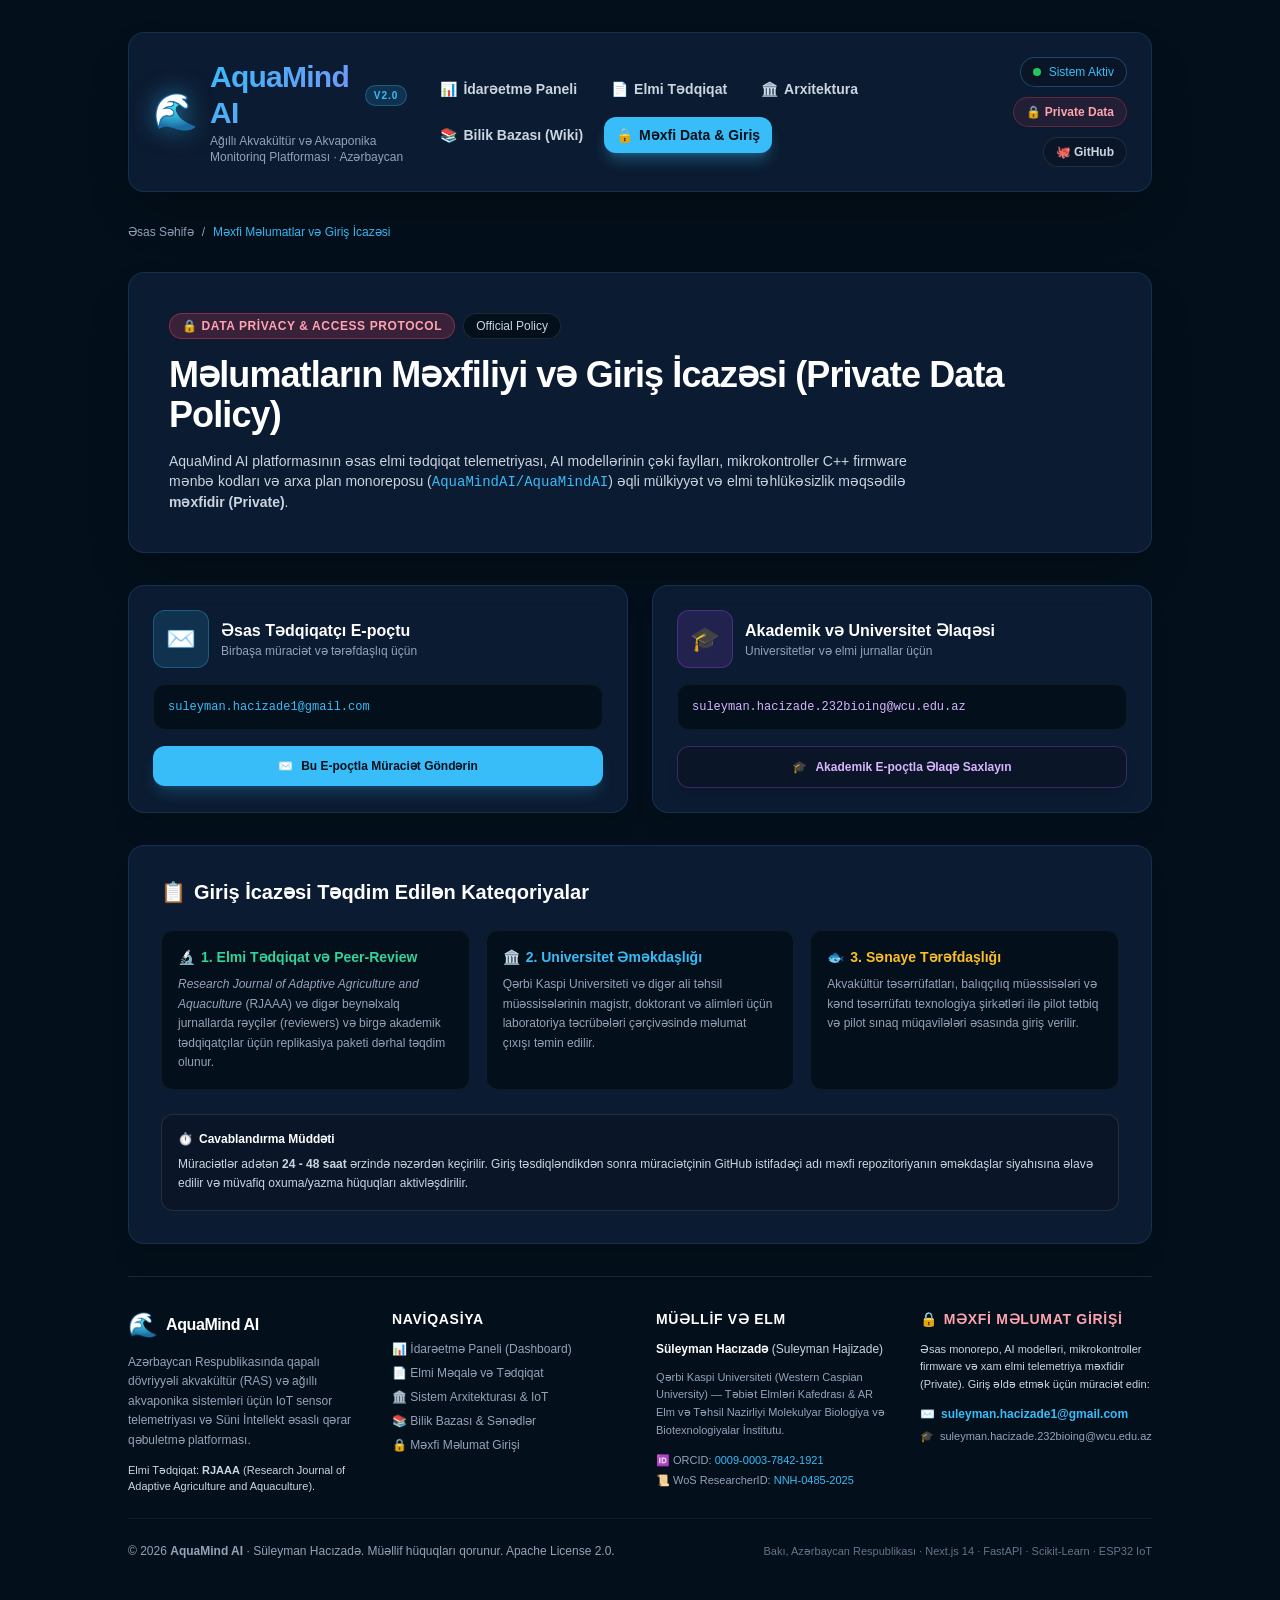
<file: access/index.html>
<!DOCTYPE html><html lang="az" class="scroll-smooth"><head><meta charSet="utf-8"/><meta name="viewport" content="width=device-width, initial-scale=1"/><link rel="stylesheet" href="/_next/static/css/93770f091f67ee23.css" crossorigin="" data-precedence="next"/><link rel="preload" as="script" fetchPriority="low" href="/_next/static/chunks/webpack-30f740e03b5d84c2.js" crossorigin=""/><script src="/_next/static/chunks/fd9d1056-ce0f499a22923466.js" async="" crossorigin=""></script><script src="/_next/static/chunks/69-01563bbca0edf1c9.js" async="" crossorigin=""></script><script src="/_next/static/chunks/main-app-d1c8614c4d6121e8.js" async="" crossorigin=""></script><meta name="theme-color" content="#030f1a"/><meta name="color-scheme" content="dark"/><title>Məxfi Məlumatlar və Giriş İcazəsi — AquaMind AI Access Policy | AquaMind AI</title><meta name="description" content="AquaMind AI əsas elmi dataları, AI modelləri, mikrokontroller firmware və monorepo mənbə kodu məxfidir (Private). Giriş (access) üçün müraciət qaydaları və rəsmi əlaqə e-poçtları."/><meta name="application-name" content="AquaMind AI"/><link rel="author" href="https://orcid.org/0009-0003-7842-1921"/><meta name="author" content="Süleyman Hacızadə (Suleyman Hajizade)"/><link rel="manifest" href="/site.webmanifest"/><meta name="generator" content="Next.js 14"/><meta name="keywords" content="AquaMind AI Access,AquaMind Private Data,Məxfi Məlumat Girişi,AquaMind Əlaqə,Süleyman Hacızadə Əlaqə,Suleyman Hajizade Email,Western Caspian University Bioengineering,Qərbi Kaspi Universiteti,Akvakultura Tədqiqatçı Girişi,suleyman.hacizade1@gmail.com,suleyman.hacizade.232bioing@wcu.edu.az"/><meta name="creator" content="Süleyman Hacızadə"/><meta name="publisher" content="AquaMind AI Research Team"/><meta name="robots" content="index, follow"/><meta name="googlebot" content="index, follow, max-video-preview:-1, max-image-preview:large, max-snippet:-1"/><meta name="category" content="Agriculture &amp; Biotechnology Software"/><meta name="classification" content="Aquaculture, IoT, Artificial Intelligence, Smart Farming"/><link rel="canonical" href="https://aquamindai.github.io/access/"/><meta name="format-detection" content="telephone=no, address=no, email=no"/><meta property="og:title" content="Məxfi Məlumatlar və Giriş İcazəsi — AquaMind AI"/><meta property="og:description" content="Əsas datalar və mənbə kodları Private-dir. Elmi rəy, tərəfdaşlıq və giriş icazəsi üçün rəsmi müraciət qaydaları."/><meta property="og:url" content="https://aquamindai.github.io/access/"/><meta property="og:site_name" content="AquaMind AI"/><meta property="og:image" content="https://aquamindai.github.io/AquaMind-AI.png"/><meta property="og:image:width" content="1200"/><meta property="og:image:height" content="630"/><meta property="og:type" content="website"/><meta name="twitter:card" content="summary_large_image"/><meta name="twitter:creator" content="@AquaMindAI"/><meta name="twitter:title" content="AquaMind AI — Ağıllı Akvakültür və Akvaponika Monitorinqi"/><meta name="twitter:description" content="IoT və Süni İntellekt əsaslı qapalı dövriyyəli ağıllı akvakültür ekosistem platforması."/><meta name="twitter:image" content="https://aquamindai.github.io/AquaMind-AI.png"/><link rel="icon" href="/AquaMind-AI.png" sizes="192x192" type="image/png"/><link rel="icon" href="data:image/svg+xml,&lt;svg xmlns=&#x27;http://www.w3.org/2000/svg&#x27; viewBox=&#x27;0 0 100 100&#x27;&gt;&lt;text y=&#x27;.9em&#x27; font-size=&#x27;90&#x27;&gt;🌊&lt;/text&gt;&lt;/svg&gt;" type="image/svg+xml"/><link rel="apple-touch-icon" href="/AquaMind-AI.png" sizes="180x180" type="image/png"/><script type="application/ld+json">{"@context":"https://schema.org","@graph":[{"@type":"Organization","@id":"https://aquamindai.github.io/#organization","name":"AquaMind AI","alternateName":"AquaMind Platform","url":"https://aquamindai.github.io","logo":{"@type":"ImageObject","url":"https://aquamindai.github.io/AquaMind-AI.png","width":498,"height":498},"founder":{"@type":"Person","@id":"https://aquamindai.github.io/#founder","name":"Süleyman Hacızadə","alternateName":"Suleyman Hajizade","jobTitle":"Lead Bioengineer & AI Researcher","sameAs":["https://orcid.org/0009-0003-7842-1921","https://www.webofscience.com/wos/author/record/NNH-0485-2025","https://github.com/Suleyman-Hacizade"],"affiliation":{"@type":"EducationalOrganization","name":"Western Caspian University","alternateName":"Qərbi Kaspi Universiteti","url":"https://wcu.edu.az"}},"contactPoint":[{"@type":"ContactPoint","email":"suleyman.hacizade1@gmail.com","contactType":"research, data access and partnership"},{"@type":"ContactPoint","email":"suleyman.hacizade.232bioing@wcu.edu.az","contactType":"academic review and university relations"}],"sameAs":["https://github.com/AquaMindAI","https://github.com/AquaMindAI/AquaMindAI.github.io","https://github.com/AquaMindAI/AquaMindAI"]},{"@type":"WebSite","@id":"https://aquamindai.github.io/#website","url":"https://aquamindai.github.io","name":"AquaMind AI","description":"Ağıllı Akvakültür və Akvaponika Monitorinq Platforması","publisher":{"@id":"https://aquamindai.github.io/#organization"},"inLanguage":["az","en"]},{"@type":"SoftwareApplication","@id":"https://aquamindai.github.io/#software","name":"AquaMind AI Enterprise System","operatingSystem":"Web, Embedded ESP32, Linux Server","applicationCategory":"AgriculturalSoftware, IndustrialControlSystem, BusinessApplication","offers":{"@type":"Offer","price":"0","priceCurrency":"AZN"},"description":"Real-vaxt IoT sensor telemetriyası və Süni İntellekt əsaslı qapalı dövriyyəli ağıllı akvakültür ekosistem idarəetmə platforması."},{"@type":"ScholarlyArticle","@id":"https://aquamindai.github.io/research/#paper","headline":"AquaMind-AI: An Intelligent IoT and Machine Learning Framework for Closed-Loop Smart Aquaponics","name":"AquaMind-AI: An Intelligent IoT and Machine Learning Framework for Closed-Loop Smart Aquaponics","author":{"@id":"https://aquamindai.github.io/#founder"},"publisher":{"@type":"Organization","name":"Research Journal of Adaptive Agriculture and Aquaculture (RJAAA)","alternateName":"Western Caspian University Press"},"description":"Comprehensive framework detailing cyber-physical sensor integration, ESP32 edge computing, Random Forest predictive temperature forecasting, and dissolved oxygen equilibrium kinetics for circular aquaponic systems."}]}</script><script src="/_next/static/chunks/polyfills-c67a75d1b6f99dc8.js" crossorigin="" noModule=""></script></head><body class="antialiased selection:bg-[#38bdf8]/30 selection:text-[#38bdf8] bg-[#030f1a] min-h-screen"><script type="application/ld+json">{"@context":"https://schema.org","@type":"ContactPage","name":"AquaMind AI Data Access and Repository Permission Request","description":"Official portal and procedure for academic institutions and industry partners to request access to private research repositories, datasets, and machine learning models.","mainEntity":{"@type":"Organization","name":"AquaMind AI","contactPoint":[{"@type":"ContactPoint","email":"suleyman.hacizade1@gmail.com","contactType":"primary research contact"},{"@type":"ContactPoint","email":"suleyman.hacizade.232bioing@wcu.edu.az","contactType":"academic contact"}]},"url":"https://aquamindai.github.io/access/"}</script><div class="min-h-screen bg-[#030f1a] text-[#e2e8f0] p-4 md:p-8 font-sans selection:bg-[#38bdf8]/30"><div class="max-w-5xl mx-auto space-y-8"><header class="glass p-5 md:p-6 rounded-2xl flex flex-col lg:flex-row justify-between items-start lg:items-center gap-5 shadow-2xl border border-[#38bdf8]/20 bg-[#071322]/90 backdrop-blur-xl"><div class="flex flex-col sm:flex-row sm:items-center gap-3 w-full lg:w-auto"><a href="/" class="flex items-center gap-3 group transition-transform hover:scale-[1.01]"><span class="text-3xl md:text-4xl filter drop-shadow-[0_0_12px_rgba(56,189,248,0.5)]">🌊</span><div><div class="flex items-center gap-2"><span class="text-2xl md:text-3xl font-extrabold gradient-text tracking-tight">AquaMind AI</span><span class="text-[10px] uppercase font-bold tracking-widest px-2 py-0.5 rounded-full bg-[#38bdf8]/15 border border-[#38bdf8]/30 text-[#38bdf8]">v2.0</span></div><p class="text-xs text-[#94a3b8] mt-0.5 font-medium">Ağıllı Akvakültür və Akvaponika Monitorinq Platforması · Azərbaycan</p></div></a></div><nav aria-label="Əsas Naviqasiya" class="w-full lg:w-auto"><ul class="flex flex-wrap items-center gap-1.5 md:gap-2"><li><a href="/" class="flex items-center gap-1.5 px-3 py-2 rounded-xl text-xs md:text-sm font-semibold transition-all text-[#cbd5e1] hover:text-[#38bdf8] hover:bg-[#38bdf8]/10 border border-transparent hover:border-[#38bdf8]/20"><span>📊</span><span>İdarəetmə Paneli</span></a></li><li><a href="/research/" class="flex items-center gap-1.5 px-3 py-2 rounded-xl text-xs md:text-sm font-semibold transition-all text-[#cbd5e1] hover:text-[#38bdf8] hover:bg-[#38bdf8]/10 border border-transparent hover:border-[#38bdf8]/20"><span>📄</span><span>Elmi Tədqiqat</span></a></li><li><a href="/architecture/" class="flex items-center gap-1.5 px-3 py-2 rounded-xl text-xs md:text-sm font-semibold transition-all text-[#cbd5e1] hover:text-[#38bdf8] hover:bg-[#38bdf8]/10 border border-transparent hover:border-[#38bdf8]/20"><span>🏛️</span><span>Arxitektura</span></a></li><li><a href="/wiki/" class="flex items-center gap-1.5 px-3 py-2 rounded-xl text-xs md:text-sm font-semibold transition-all text-[#cbd5e1] hover:text-[#38bdf8] hover:bg-[#38bdf8]/10 border border-transparent hover:border-[#38bdf8]/20"><span>📚</span><span>Bilik Bazası (Wiki)</span></a></li><li><a href="/access/" class="flex items-center gap-1.5 px-3 py-2 rounded-xl text-xs md:text-sm font-semibold transition-all bg-[#38bdf8] text-[#030f1a] shadow-lg shadow-[#38bdf8]/30 font-bold" aria-current="page"><span>🔒</span><span>Məxfi Data &amp; Giriş</span></a></li></ul></nav><div class="flex flex-wrap items-center gap-2.5 w-full lg:w-auto justify-start lg:justify-end"><div class="flex items-center gap-2 px-3 py-1.5 rounded-full bg-[#0a1628] border border-[#38bdf8]/30 text-xs"><span class="w-2 h-2 rounded-full bg-[#22c55e] animate-ping"></span><span class="text-[#38bdf8] font-medium">Sistem Aktiv</span></div><a href="/access/" class="flex items-center gap-1.5 px-3 py-1.5 rounded-full bg-rose-500/10 hover:bg-rose-500/20 border border-rose-500/30 text-xs font-semibold text-rose-300 transition-all shadow-sm" title="Məxfi datalara və əsas repozitoriyaya giriş üçün müraciət edin"><span>🔒 Private Data</span></a><a href="https://github.com/AquaMindAI/AquaMindAI" target="_blank" rel="noopener noreferrer" class="flex items-center gap-1.5 px-3 py-1.5 rounded-full bg-[#0a1628] hover:bg-[#1e3a5f] border border-white/10 hover:border-[#38bdf8]/40 text-xs font-semibold text-slate-300 transition-all" title="GitHub Təşkilatı və Əsas Kod Bazasını Nəzərdən Keçirin"><span>🐙 GitHub</span></a></div></header><nav aria-label="Breadcrumb" class="text-xs text-[#94a3b8] flex items-center gap-2"><a href="/" class="hover:text-[#38bdf8] transition-colors">Əsas Səhifə</a><span>/</span><span class="text-[#38bdf8] font-medium">Məxfi Məlumatlar və Giriş İcazəsi</span></nav><header class="glass p-6 md:p-10 rounded-2xl border border-rose-500/30 bg-gradient-to-r from-[#0a1628] via-rose-950/25 to-[#0a1628] shadow-2xl space-y-4"><div class="flex items-center gap-2"><span class="px-3 py-1 rounded-full text-xs font-bold uppercase tracking-wider bg-rose-500/20 border border-rose-500/40 text-rose-300">🔒 Data Privacy &amp; Access Protocol</span><span class="px-3 py-1 rounded-full text-xs font-medium bg-[#030f1a] border border-white/10 text-slate-300">Official Policy</span></div><h1 class="text-2xl md:text-4xl font-extrabold text-white tracking-tight">Məlumatların Məxfiliyi və Giriş İcazəsi (Private Data Policy)</h1><p class="text-xs md:text-sm text-[#cbd5e1] max-w-3xl leading-relaxed">AquaMind AI platformasının əsas elmi tədqiqat telemetriyası, AI modellərinin çəki faylları, mikrokontroller C++ firmware mənbə kodları və arxa plan monoreposu (<code class="text-[#38bdf8] font-mono">AquaMindAI/AquaMindAI</code>) əqli mülkiyyət və elmi təhlükəsizlik məqsədilə <strong>məxfidir (Private)</strong>.</p></header><div class="grid grid-cols-1 md:grid-cols-2 gap-6"><div class="glass p-6 rounded-2xl border border-[#38bdf8]/30 bg-[#071322]/90 space-y-4 shadow-xl"><div class="flex items-center gap-3"><span class="p-3 rounded-xl bg-[#38bdf8]/15 border border-[#38bdf8]/30 text-2xl text-[#38bdf8]">✉️</span><div><h3 class="text-base font-bold text-white">Əsas Tədqiqatçı E-poçtu</h3><p class="text-xs text-[#94a3b8]">Birbaşa müraciət və tərəfdaşlıq üçün</p></div></div><div class="p-3.5 rounded-xl bg-[#030f1a] font-mono text-xs text-[#38bdf8] break-all border border-white/5 select-all">suleyman.hacizade1@gmail.com</div><a href="mailto:suleyman.hacizade1@gmail.com?subject=AquaMind%20AI%20-%20Private%20Data%20%26%20Repository%20Access%20Request&amp;body=Salam%20S%C3%BCleyman%20b%C9%99y,%0A%0AAquaMind%20AI%20layih%C9%99sinin%20m%C9%99xfi%20datalar%C4%B1na%20v%C9%99%20reposuna%20giri%C5%9F%20icaz%C9%99si%20ist%C9%99yir%C9%99m.%0A%0AAd%20v%C9%99%20Soyad:%20%0AQurum%20/%20Universitet:%20%0AM%C9%99qs%C9%99d:%20%0AGitHub%20istifad%C9%99%C3%A7i%20ad%C4%B1:%20%0A%0AT%C9%99%C5%9F%C9%99kk%C3%BCr%20edir%C9%99m." class="w-full flex items-center justify-center gap-2 px-5 py-3 rounded-xl bg-[#38bdf8] hover:bg-[#0284c7] text-[#030f1a] hover:text-white font-bold text-xs transition-all shadow-lg shadow-[#38bdf8]/20"><span>✉️</span><span>Bu E-poçtla Müraciət Göndərin</span></a></div><div class="glass p-6 rounded-2xl border border-purple-500/30 bg-[#071322]/90 space-y-4 shadow-xl"><div class="flex items-center gap-3"><span class="p-3 rounded-xl bg-purple-500/15 border border-purple-500/30 text-2xl text-purple-400">🎓</span><div><h3 class="text-base font-bold text-white">Akademik və Universitet Əlaqəsi</h3><p class="text-xs text-[#94a3b8]">Universitetlər və elmi jurnallar üçün</p></div></div><div class="p-3.5 rounded-xl bg-[#030f1a] font-mono text-xs text-purple-300 break-all border border-white/5 select-all">suleyman.hacizade.232bioing@wcu.edu.az</div><a href="mailto:suleyman.hacizade.232bioing@wcu.edu.az?subject=AquaMind%20AI%20-%20Academic%20Access%20Request%20(RJAAA)&amp;body=H%C3%B6rm%C9%99tli%20S%C3%BCleyman%20Hac%C4%B1zad%C9%99,%0A%0AAkademik%20t%C9%99dqiqat%20v%C9%99%20elmi%20r%C9%99y%20m%C9%99qs%C9%99dil%C9%99%20AquaMind%20AI%20layih%C9%99sinin%20elmi%20datalar%C4%B1na%20giri%C5%9F%20%C3%BC%C3%A7%C3%BCn%20m%C3%BCraci%C9%99t%20edir%C9%99m.%0A%0AQurum:%20%0AT%C9%99dqiqat%20istiqam%C9%99ti:%20" class="w-full flex items-center justify-center gap-2 px-5 py-3 rounded-xl bg-[#0a1628] hover:bg-[#1e3a5f] border border-purple-500/30 text-purple-300 hover:text-white font-bold text-xs transition-all shadow-lg"><span>🎓</span><span>Akademik E-poçtla Əlaqə Saxlayın</span></a></div></div><section class="glass p-6 md:p-8 rounded-2xl border border-white/10 bg-[#071322]/80 space-y-6 shadow-xl"><h2 class="text-xl font-bold text-white flex items-center gap-2"><span>📋</span><span>Giriş İcazəsi Təqdim Edilən Kateqoriyalar</span></h2><div class="grid grid-cols-1 md:grid-cols-3 gap-4 text-xs"><div class="p-4 rounded-xl bg-[#030f1a] border border-white/5 space-y-2"><div class="text-emerald-400 font-bold text-sm flex items-center gap-1.5"><span>🔬</span><span>1. Elmi Tədqiqat və Peer-Review</span></div><p class="text-[#94a3b8] leading-relaxed"><em>Research Journal of Adaptive Agriculture and Aquaculture</em> (RJAAA) və digər beynəlxalq jurnallarda rəyçilər (reviewers) və birgə akademik tədqiqatçılar üçün replikasiya paketi dərhal təqdim olunur.</p></div><div class="p-4 rounded-xl bg-[#030f1a] border border-white/5 space-y-2"><div class="text-[#38bdf8] font-bold text-sm flex items-center gap-1.5"><span>🏛️</span><span>2. Universitet Əməkdaşlığı</span></div><p class="text-[#94a3b8] leading-relaxed">Qərbi Kaspi Universiteti və digər ali təhsil müəssisələrinin magistr, doktorant və alimləri üçün laboratoriya təcrübələri çərçivəsində məlumat çıxışı təmin edilir.</p></div><div class="p-4 rounded-xl bg-[#030f1a] border border-white/5 space-y-2"><div class="text-amber-400 font-bold text-sm flex items-center gap-1.5"><span>🐟</span><span>3. Sənaye Tərəfdaşlığı</span></div><p class="text-[#94a3b8] leading-relaxed">Akvakültür təsərrüfatları, balıqçılıq müəssisələri və kənd təsərrüfatı texnologiya şirkətləri ilə pilot tətbiq və pilot sınaq müqavilələri əsasında giriş verilir.</p></div></div><div class="p-4 rounded-xl bg-[#0a1628] border border-white/10 space-y-2 text-xs"><h3 class="font-bold text-white flex items-center gap-1.5"><span>⏱️</span><span>Cavablandırma Müddəti</span></h3><p class="text-[#cbd5e1] leading-relaxed">Müraciətlər adətən <strong>24 - 48 saat</strong> ərzində nəzərdən keçirilir. Giriş təsdiqləndikdən sonra müraciətçinin GitHub istifadəçi adı məxfi repozitoriyanın əməkdaşlar siyahısına əlavə edilir və müvafiq oxuma/yazma hüquqları aktivləşdirilir.</p></div></section><footer class="mt-12 pt-8 pb-10 border-t border-white/10 space-y-6 text-[#94a3b8] text-xs"><div class="grid grid-cols-1 md:grid-cols-4 gap-8 text-left"><div class="space-y-3 md:col-span-1"><div class="flex items-center gap-2"><span class="text-2xl">🌊</span><span class="text-base font-bold text-white tracking-tight">AquaMind AI</span></div><p class="text-xs text-[#94a3b8] leading-relaxed">Azərbaycan Respublikasında qapalı dövriyyəli akvakültür (RAS) və ağıllı akvaponika sistemləri üçün IoT sensor telemetriyası və Süni İntellekt əsaslı qərar qəbuletmə platforması.</p><p class="text-[11px] text-[#cbd5e1]">Elmi Tədqiqat: <strong>RJAAA</strong> (Research Journal of Adaptive Agriculture and Aquaculture).</p></div><div class="space-y-3"><h4 class="text-sm font-bold text-white uppercase tracking-wider">Naviqasiya</h4><ul class="space-y-2 text-xs"><li><a href="/" class="hover:text-[#38bdf8] transition-colors">📊 İdarəetmə Paneli (Dashboard)</a></li><li><a href="/research/" class="hover:text-[#38bdf8] transition-colors">📄 Elmi Məqalə və Tədqiqat</a></li><li><a href="/architecture/" class="hover:text-[#38bdf8] transition-colors">🏛️ Sistem Arxitekturası &amp; IoT</a></li><li><a href="/wiki/" class="hover:text-[#38bdf8] transition-colors">📚 Bilik Bazası &amp; Sənədlər</a></li><li><a href="/access/" class="hover:text-[#38bdf8] transition-colors">🔒 Məxfi Məlumat Girişi</a></li></ul></div><div class="space-y-3"><h4 class="text-sm font-bold text-white uppercase tracking-wider">Müəllif və Elm</h4><p class="text-xs text-[#cbd5e1]"><strong class="text-white">Süleyman Hacızadə</strong> (Suleyman Hajizade)</p><p class="text-[11px] leading-relaxed">Qərbi Kaspi Universiteti (Western Caspian University) — Təbiət Elmləri Kafedrası &amp; AR Elm və Təhsil Nazirliyi Molekulyar Biologiya və Biotexnologiyalar İnstitutu.</p><div class="space-y-1 text-[11px]"><div>🆔 ORCID: <a href="https://orcid.org/0009-0003-7842-1921" target="_blank" rel="noopener noreferrer" class="text-[#38bdf8] hover:underline">0009-0003-7842-1921</a></div><div>📜 WoS ResearcherID: <span class="text-[#38bdf8]">NNH-0485-2025</span></div></div></div><div class="space-y-3"><h4 class="text-sm font-bold text-rose-300 uppercase tracking-wider flex items-center gap-1.5"><span>🔒</span><span>Məxfi Məlumat Girişi</span></h4><p class="text-[11px] text-[#cbd5e1] leading-relaxed">Əsas monorepo, AI modelləri, mikrokontroller firmware və xam elmi telemetriya məxfidir (Private). Giriş əldə etmək üçün müraciət edin:</p><div class="space-y-1.5"><a href="mailto:suleyman.hacizade1@gmail.com?subject=AquaMind%20AI%20-%20Data%20Access%20Request" class="inline-flex items-center gap-1.5 text-xs text-[#38bdf8] hover:underline font-semibold"><span>✉️</span><span>suleyman.hacizade1@gmail.com</span></a><br/><a href="mailto:suleyman.hacizade.232bioing@wcu.edu.az?subject=AquaMind%20AI%20-%20Academic%20Access%20Request" class="inline-flex items-center gap-1.5 text-[11px] text-[#94a3b8] hover:text-[#38bdf8] transition-colors"><span>🎓</span><span>suleyman.hacizade.232bioing@wcu.edu.az</span></a></div></div></div><div class="pt-6 border-t border-white/5 flex flex-col sm:flex-row items-center justify-between gap-3 text-center sm:text-left"><p class="text-[#94a3b8]">© <!-- -->2026<!-- --> <strong>AquaMind AI</strong> · Süleyman Hacızadə. Müəllif hüquqları qorunur. Apache License 2.0.</p><p class="text-[11px] text-[#64748b]">Bakı, Azərbaycan Respublikası · Next.js 14 · FastAPI · Scikit-Learn · ESP32 IoT</p></div></footer></div></div><script src="/_next/static/chunks/webpack-30f740e03b5d84c2.js" crossorigin="" async=""></script><script>(self.__next_f=self.__next_f||[]).push([0]);self.__next_f.push([2,null])</script><script>self.__next_f.push([1,"1:HL[\"/_next/static/css/93770f091f67ee23.css\",\"style\",{\"crossOrigin\":\"\"}]\n0:\"$L2\"\n"])</script><script>self.__next_f.push([1,"3:I[7690,[],\"\"]\n5:I[5613,[],\"\"]\n6:I[1778,[],\"\"]\n9:I[8955,[],\"\"]\n7:Tabd,"])</script><script>self.__next_f.push([1,"{\"@context\":\"https://schema.org\",\"@graph\":[{\"@type\":\"Organization\",\"@id\":\"https://aquamindai.github.io/#organization\",\"name\":\"AquaMind AI\",\"alternateName\":\"AquaMind Platform\",\"url\":\"https://aquamindai.github.io\",\"logo\":{\"@type\":\"ImageObject\",\"url\":\"https://aquamindai.github.io/AquaMind-AI.png\",\"width\":498,\"height\":498},\"founder\":{\"@type\":\"Person\",\"@id\":\"https://aquamindai.github.io/#founder\",\"name\":\"Süleyman Hacızadə\",\"alternateName\":\"Suleyman Hajizade\",\"jobTitle\":\"Lead Bioengineer \u0026 AI Researcher\",\"sameAs\":[\"https://orcid.org/0009-0003-7842-1921\",\"https://www.webofscience.com/wos/author/record/NNH-0485-2025\",\"https://github.com/Suleyman-Hacizade\"],\"affiliation\":{\"@type\":\"EducationalOrganization\",\"name\":\"Western Caspian University\",\"alternateName\":\"Qərbi Kaspi Universiteti\",\"url\":\"https://wcu.edu.az\"}},\"contactPoint\":[{\"@type\":\"ContactPoint\",\"email\":\"suleyman.hacizade1@gmail.com\",\"contactType\":\"research, data access and partnership\"},{\"@type\":\"ContactPoint\",\"email\":\"suleyman.hacizade.232bioing@wcu.edu.az\",\"contactType\":\"academic review and university relations\"}],\"sameAs\":[\"https://github.com/AquaMindAI\",\"https://github.com/AquaMindAI/AquaMindAI.github.io\",\"https://github.com/AquaMindAI/AquaMindAI\"]},{\"@type\":\"WebSite\",\"@id\":\"https://aquamindai.github.io/#website\",\"url\":\"https://aquamindai.github.io\",\"name\":\"AquaMind AI\",\"description\":\"Ağıllı Akvakültür və Akvaponika Monitorinq Platforması\",\"publisher\":{\"@id\":\"https://aquamindai.github.io/#organization\"},\"inLanguage\":[\"az\",\"en\"]},{\"@type\":\"SoftwareApplication\",\"@id\":\"https://aquamindai.github.io/#software\",\"name\":\"AquaMind AI Enterprise System\",\"operatingSystem\":\"Web, Embedded ESP32, Linux Server\",\"applicationCategory\":\"AgriculturalSoftware, IndustrialControlSystem, BusinessApplication\",\"offers\":{\"@type\":\"Offer\",\"price\":\"0\",\"priceCurrency\":\"AZN\"},\"description\":\"Real-vaxt IoT sensor telemetriyası və Süni İntellekt əsaslı qapalı dövriyyəli ağıllı akvakültür ekosistem idarəetmə platforması.\"},{\"@type\":\"ScholarlyArticle\",\"@id\":\"https://aquamindai.github.io/research/#paper\",\"headline\":\"AquaMind-AI: An Intelligent IoT and Machine Learning Framework for Closed-Loop Smart Aquaponics\",\"name\":\"AquaMind-AI: An Intelligent IoT and Machine Learning Framework for Closed-Loop Smart Aquaponics\",\"author\":{\"@id\":\"https://aquamindai.github.io/#founder\"},\"publisher\":{\"@type\":\"Organization\",\"name\":\"Research Journal of Adaptive Agriculture and Aquaculture (RJAAA)\",\"alternateName\":\"Western Caspian University Press\"},\"description\":\"Comprehensive framework detailing cyber-physical sensor integration, ESP32 edge computing, Random Forest predictive temperature forecasting, and dissolved oxygen equilibrium kinetics for circular aquaponic systems.\"}]}"])</script><script>self.__next_f.push([1,"a:[]\n"])</script><script>self.__next_f.push([1,"2:[[[\"$\",\"link\",\"0\",{\"rel\":\"stylesheet\",\"href\":\"/_next/static/css/93770f091f67ee23.css\",\"precedence\":\"next\",\"crossOrigin\":\"\"}]],[\"$\",\"$L3\",null,{\"buildId\":\"5tDiU9qwidgjPuxm_zGsb\",\"assetPrefix\":\"\",\"initialCanonicalUrl\":\"/access/\",\"initialTree\":[\"\",{\"children\":[\"access\",{\"children\":[\"__PAGE__\",{}]}]},\"$undefined\",\"$undefined\",true],\"initialSeedData\":[\"\",{\"children\":[\"access\",{\"children\":[\"__PAGE__\",{},[\"$L4\",[[\"$\",\"script\",null,{\"type\":\"application/ld+json\",\"dangerouslySetInnerHTML\":{\"__html\":\"{\\\"@context\\\":\\\"https://schema.org\\\",\\\"@type\\\":\\\"ContactPage\\\",\\\"name\\\":\\\"AquaMind AI Data Access and Repository Permission Request\\\",\\\"description\\\":\\\"Official portal and procedure for academic institutions and industry partners to request access to private research repositories, datasets, and machine learning models.\\\",\\\"mainEntity\\\":{\\\"@type\\\":\\\"Organization\\\",\\\"name\\\":\\\"AquaMind AI\\\",\\\"contactPoint\\\":[{\\\"@type\\\":\\\"ContactPoint\\\",\\\"email\\\":\\\"suleyman.hacizade1@gmail.com\\\",\\\"contactType\\\":\\\"primary research contact\\\"},{\\\"@type\\\":\\\"ContactPoint\\\",\\\"email\\\":\\\"suleyman.hacizade.232bioing@wcu.edu.az\\\",\\\"contactType\\\":\\\"academic contact\\\"}]},\\\"url\\\":\\\"https://aquamindai.github.io/access/\\\"}\"}}],[\"$\",\"div\",null,{\"className\":\"min-h-screen bg-[#030f1a] text-[#e2e8f0] p-4 md:p-8 font-sans selection:bg-[#38bdf8]/30\",\"children\":[\"$\",\"div\",null,{\"className\":\"max-w-5xl mx-auto space-y-8\",\"children\":[[\"$\",\"header\",null,{\"className\":\"glass p-5 md:p-6 rounded-2xl flex flex-col lg:flex-row justify-between items-start lg:items-center gap-5 shadow-2xl border border-[#38bdf8]/20 bg-[#071322]/90 backdrop-blur-xl\",\"children\":[[\"$\",\"div\",null,{\"className\":\"flex flex-col sm:flex-row sm:items-center gap-3 w-full lg:w-auto\",\"children\":[\"$\",\"a\",null,{\"href\":\"/\",\"className\":\"flex items-center gap-3 group transition-transform hover:scale-[1.01]\",\"children\":[[\"$\",\"span\",null,{\"className\":\"text-3xl md:text-4xl filter drop-shadow-[0_0_12px_rgba(56,189,248,0.5)]\",\"children\":\"🌊\"}],[\"$\",\"div\",null,{\"children\":[[\"$\",\"div\",null,{\"className\":\"flex items-center gap-2\",\"children\":[[\"$\",\"span\",null,{\"className\":\"text-2xl md:text-3xl font-extrabold gradient-text tracking-tight\",\"children\":\"AquaMind AI\"}],[\"$\",\"span\",null,{\"className\":\"text-[10px] uppercase font-bold tracking-widest px-2 py-0.5 rounded-full bg-[#38bdf8]/15 border border-[#38bdf8]/30 text-[#38bdf8]\",\"children\":\"v2.0\"}]]}],[\"$\",\"p\",null,{\"className\":\"text-xs text-[#94a3b8] mt-0.5 font-medium\",\"children\":\"Ağıllı Akvakültür və Akvaponika Monitorinq Platforması · Azərbaycan\"}]]}]]}]}],[\"$\",\"nav\",null,{\"aria-label\":\"Əsas Naviqasiya\",\"className\":\"w-full lg:w-auto\",\"children\":[\"$\",\"ul\",null,{\"className\":\"flex flex-wrap items-center gap-1.5 md:gap-2\",\"children\":[[\"$\",\"li\",\"dashboard\",{\"children\":[\"$\",\"a\",null,{\"href\":\"/\",\"className\":\"flex items-center gap-1.5 px-3 py-2 rounded-xl text-xs md:text-sm font-semibold transition-all text-[#cbd5e1] hover:text-[#38bdf8] hover:bg-[#38bdf8]/10 border border-transparent hover:border-[#38bdf8]/20\",\"aria-current\":\"$undefined\",\"children\":[[\"$\",\"span\",null,{\"children\":\"📊\"}],[\"$\",\"span\",null,{\"children\":\"İdarəetmə Paneli\"}]]}]}],[\"$\",\"li\",\"research\",{\"children\":[\"$\",\"a\",null,{\"href\":\"/research/\",\"className\":\"flex items-center gap-1.5 px-3 py-2 rounded-xl text-xs md:text-sm font-semibold transition-all text-[#cbd5e1] hover:text-[#38bdf8] hover:bg-[#38bdf8]/10 border border-transparent hover:border-[#38bdf8]/20\",\"aria-current\":\"$undefined\",\"children\":[[\"$\",\"span\",null,{\"children\":\"📄\"}],[\"$\",\"span\",null,{\"children\":\"Elmi Tədqiqat\"}]]}]}],[\"$\",\"li\",\"architecture\",{\"children\":[\"$\",\"a\",null,{\"href\":\"/architecture/\",\"className\":\"flex items-center gap-1.5 px-3 py-2 rounded-xl text-xs md:text-sm font-semibold transition-all text-[#cbd5e1] hover:text-[#38bdf8] hover:bg-[#38bdf8]/10 border border-transparent hover:border-[#38bdf8]/20\",\"aria-current\":\"$undefined\",\"children\":[[\"$\",\"span\",null,{\"children\":\"🏛️\"}],[\"$\",\"span\",null,{\"children\":\"Arxitektura\"}]]}]}],[\"$\",\"li\",\"wiki\",{\"children\":[\"$\",\"a\",null,{\"href\":\"/wiki/\",\"className\":\"flex items-center gap-1.5 px-3 py-2 rounded-xl text-xs md:text-sm font-semibold transition-all text-[#cbd5e1] hover:text-[#38bdf8] hover:bg-[#38bdf8]/10 border border-transparent hover:border-[#38bdf8]/20\",\"aria-current\":\"$undefined\",\"children\":[[\"$\",\"span\",null,{\"children\":\"📚\"}],[\"$\",\"span\",null,{\"children\":\"Bilik Bazası (Wiki)\"}]]}]}],[\"$\",\"li\",\"access\",{\"children\":[\"$\",\"a\",null,{\"href\":\"/access/\",\"className\":\"flex items-center gap-1.5 px-3 py-2 rounded-xl text-xs md:text-sm font-semibold transition-all bg-[#38bdf8] text-[#030f1a] shadow-lg shadow-[#38bdf8]/30 font-bold\",\"aria-current\":\"page\",\"children\":[[\"$\",\"span\",null,{\"children\":\"🔒\"}],[\"$\",\"span\",null,{\"children\":\"Məxfi Data \u0026 Giriş\"}]]}]}]]}]}],[\"$\",\"div\",null,{\"className\":\"flex flex-wrap items-center gap-2.5 w-full lg:w-auto justify-start lg:justify-end\",\"children\":[[\"$\",\"div\",null,{\"className\":\"flex items-center gap-2 px-3 py-1.5 rounded-full bg-[#0a1628] border border-[#38bdf8]/30 text-xs\",\"children\":[[\"$\",\"span\",null,{\"className\":\"w-2 h-2 rounded-full bg-[#22c55e] animate-ping\"}],[\"$\",\"span\",null,{\"className\":\"text-[#38bdf8] font-medium\",\"children\":\"Sistem Aktiv\"}]]}],[\"$\",\"a\",null,{\"href\":\"/access/\",\"className\":\"flex items-center gap-1.5 px-3 py-1.5 rounded-full bg-rose-500/10 hover:bg-rose-500/20 border border-rose-500/30 text-xs font-semibold text-rose-300 transition-all shadow-sm\",\"title\":\"Məxfi datalara və əsas repozitoriyaya giriş üçün müraciət edin\",\"children\":[\"$\",\"span\",null,{\"children\":\"🔒 Private Data\"}]}],[\"$\",\"a\",null,{\"href\":\"https://github.com/AquaMindAI/AquaMindAI\",\"target\":\"_blank\",\"rel\":\"noopener noreferrer\",\"className\":\"flex items-center gap-1.5 px-3 py-1.5 rounded-full bg-[#0a1628] hover:bg-[#1e3a5f] border border-white/10 hover:border-[#38bdf8]/40 text-xs font-semibold text-slate-300 transition-all\",\"title\":\"GitHub Təşkilatı və Əsas Kod Bazasını Nəzərdən Keçirin\",\"children\":[\"$\",\"span\",null,{\"children\":\"🐙 GitHub\"}]}]]}]]}],[\"$\",\"nav\",null,{\"aria-label\":\"Breadcrumb\",\"className\":\"text-xs text-[#94a3b8] flex items-center gap-2\",\"children\":[[\"$\",\"a\",null,{\"href\":\"/\",\"className\":\"hover:text-[#38bdf8] transition-colors\",\"children\":\"Əsas Səhifə\"}],[\"$\",\"span\",null,{\"children\":\"/\"}],[\"$\",\"span\",null,{\"className\":\"text-[#38bdf8] font-medium\",\"children\":\"Məxfi Məlumatlar və Giriş İcazəsi\"}]]}],[\"$\",\"header\",null,{\"className\":\"glass p-6 md:p-10 rounded-2xl border border-rose-500/30 bg-gradient-to-r from-[#0a1628] via-rose-950/25 to-[#0a1628] shadow-2xl space-y-4\",\"children\":[[\"$\",\"div\",null,{\"className\":\"flex items-center gap-2\",\"children\":[[\"$\",\"span\",null,{\"className\":\"px-3 py-1 rounded-full text-xs font-bold uppercase tracking-wider bg-rose-500/20 border border-rose-500/40 text-rose-300\",\"children\":\"🔒 Data Privacy \u0026 Access Protocol\"}],[\"$\",\"span\",null,{\"className\":\"px-3 py-1 rounded-full text-xs font-medium bg-[#030f1a] border border-white/10 text-slate-300\",\"children\":\"Official Policy\"}]]}],[\"$\",\"h1\",null,{\"className\":\"text-2xl md:text-4xl font-extrabold text-white tracking-tight\",\"children\":\"Məlumatların Məxfiliyi və Giriş İcazəsi (Private Data Policy)\"}],[\"$\",\"p\",null,{\"className\":\"text-xs md:text-sm text-[#cbd5e1] max-w-3xl leading-relaxed\",\"children\":[\"AquaMind AI platformasının əsas elmi tədqiqat telemetriyası, AI modellərinin çəki faylları, mikrokontroller C++ firmware mənbə kodları və arxa plan monoreposu (\",[\"$\",\"code\",null,{\"className\":\"text-[#38bdf8] font-mono\",\"children\":\"AquaMindAI/AquaMindAI\"}],\") əqli mülkiyyət və elmi təhlükəsizlik məqsədilə \",[\"$\",\"strong\",null,{\"children\":\"məxfidir (Private)\"}],\".\"]}]]}],[\"$\",\"div\",null,{\"className\":\"grid grid-cols-1 md:grid-cols-2 gap-6\",\"children\":[[\"$\",\"div\",null,{\"className\":\"glass p-6 rounded-2xl border border-[#38bdf8]/30 bg-[#071322]/90 space-y-4 shadow-xl\",\"children\":[[\"$\",\"div\",null,{\"className\":\"flex items-center gap-3\",\"children\":[[\"$\",\"span\",null,{\"className\":\"p-3 rounded-xl bg-[#38bdf8]/15 border border-[#38bdf8]/30 text-2xl text-[#38bdf8]\",\"children\":\"✉️\"}],[\"$\",\"div\",null,{\"children\":[[\"$\",\"h3\",null,{\"className\":\"text-base font-bold text-white\",\"children\":\"Əsas Tədqiqatçı E-poçtu\"}],[\"$\",\"p\",null,{\"className\":\"text-xs text-[#94a3b8]\",\"children\":\"Birbaşa müraciət və tərəfdaşlıq üçün\"}]]}]]}],[\"$\",\"div\",null,{\"className\":\"p-3.5 rounded-xl bg-[#030f1a] font-mono text-xs text-[#38bdf8] break-all border border-white/5 select-all\",\"children\":\"suleyman.hacizade1@gmail.com\"}],[\"$\",\"a\",null,{\"href\":\"mailto:suleyman.hacizade1@gmail.com?subject=AquaMind%20AI%20-%20Private%20Data%20%26%20Repository%20Access%20Request\u0026body=Salam%20S%C3%BCleyman%20b%C9%99y,%0A%0AAquaMind%20AI%20layih%C9%99sinin%20m%C9%99xfi%20datalar%C4%B1na%20v%C9%99%20reposuna%20giri%C5%9F%20icaz%C9%99si%20ist%C9%99yir%C9%99m.%0A%0AAd%20v%C9%99%20Soyad:%20%0AQurum%20/%20Universitet:%20%0AM%C9%99qs%C9%99d:%20%0AGitHub%20istifad%C9%99%C3%A7i%20ad%C4%B1:%20%0A%0AT%C9%99%C5%9F%C9%99kk%C3%BCr%20edir%C9%99m.\",\"className\":\"w-full flex items-center justify-center gap-2 px-5 py-3 rounded-xl bg-[#38bdf8] hover:bg-[#0284c7] text-[#030f1a] hover:text-white font-bold text-xs transition-all shadow-lg shadow-[#38bdf8]/20\",\"children\":[[\"$\",\"span\",null,{\"children\":\"✉️\"}],[\"$\",\"span\",null,{\"children\":\"Bu E-poçtla Müraciət Göndərin\"}]]}]]}],[\"$\",\"div\",null,{\"className\":\"glass p-6 rounded-2xl border border-purple-500/30 bg-[#071322]/90 space-y-4 shadow-xl\",\"children\":[[\"$\",\"div\",null,{\"className\":\"flex items-center gap-3\",\"children\":[[\"$\",\"span\",null,{\"className\":\"p-3 rounded-xl bg-purple-500/15 border border-purple-500/30 text-2xl text-purple-400\",\"children\":\"🎓\"}],[\"$\",\"div\",null,{\"children\":[[\"$\",\"h3\",null,{\"className\":\"text-base font-bold text-white\",\"children\":\"Akademik və Universitet Əlaqəsi\"}],[\"$\",\"p\",null,{\"className\":\"text-xs text-[#94a3b8]\",\"children\":\"Universitetlər və elmi jurnallar üçün\"}]]}]]}],[\"$\",\"div\",null,{\"className\":\"p-3.5 rounded-xl bg-[#030f1a] font-mono text-xs text-purple-300 break-all border border-white/5 select-all\",\"children\":\"suleyman.hacizade.232bioing@wcu.edu.az\"}],[\"$\",\"a\",null,{\"href\":\"mailto:suleyman.hacizade.232bioing@wcu.edu.az?subject=AquaMind%20AI%20-%20Academic%20Access%20Request%20(RJAAA)\u0026body=H%C3%B6rm%C9%99tli%20S%C3%BCleyman%20Hac%C4%B1zad%C9%99,%0A%0AAkademik%20t%C9%99dqiqat%20v%C9%99%20elmi%20r%C9%99y%20m%C9%99qs%C9%99dil%C9%99%20AquaMind%20AI%20layih%C9%99sinin%20elmi%20datalar%C4%B1na%20giri%C5%9F%20%C3%BC%C3%A7%C3%BCn%20m%C3%BCraci%C9%99t%20edir%C9%99m.%0A%0AQurum:%20%0AT%C9%99dqiqat%20istiqam%C9%99ti:%20\",\"className\":\"w-full flex items-center justify-center gap-2 px-5 py-3 rounded-xl bg-[#0a1628] hover:bg-[#1e3a5f] border border-purple-500/30 text-purple-300 hover:text-white font-bold text-xs transition-all shadow-lg\",\"children\":[[\"$\",\"span\",null,{\"children\":\"🎓\"}],[\"$\",\"span\",null,{\"children\":\"Akademik E-poçtla Əlaqə Saxlayın\"}]]}]]}]]}],[\"$\",\"section\",null,{\"className\":\"glass p-6 md:p-8 rounded-2xl border border-white/10 bg-[#071322]/80 space-y-6 shadow-xl\",\"children\":[[\"$\",\"h2\",null,{\"className\":\"text-xl font-bold text-white flex items-center gap-2\",\"children\":[[\"$\",\"span\",null,{\"children\":\"📋\"}],[\"$\",\"span\",null,{\"children\":\"Giriş İcazəsi Təqdim Edilən Kateqoriyalar\"}]]}],[\"$\",\"div\",null,{\"className\":\"grid grid-cols-1 md:grid-cols-3 gap-4 text-xs\",\"children\":[[\"$\",\"div\",null,{\"className\":\"p-4 rounded-xl bg-[#030f1a] border border-white/5 space-y-2\",\"children\":[[\"$\",\"div\",null,{\"className\":\"text-emerald-400 font-bold text-sm flex items-center gap-1.5\",\"children\":[[\"$\",\"span\",null,{\"children\":\"🔬\"}],[\"$\",\"span\",null,{\"children\":\"1. Elmi Tədqiqat və Peer-Review\"}]]}],[\"$\",\"p\",null,{\"className\":\"text-[#94a3b8] leading-relaxed\",\"children\":[[\"$\",\"em\",null,{\"children\":\"Research Journal of Adaptive Agriculture and Aquaculture\"}],\" (RJAAA) və digər beynəlxalq jurnallarda rəyçilər (reviewers) və birgə akademik tədqiqatçılar üçün replikasiya paketi dərhal təqdim olunur.\"]}]]}],[\"$\",\"div\",null,{\"className\":\"p-4 rounded-xl bg-[#030f1a] border border-white/5 space-y-2\",\"children\":[[\"$\",\"div\",null,{\"className\":\"text-[#38bdf8] font-bold text-sm flex items-center gap-1.5\",\"children\":[[\"$\",\"span\",null,{\"children\":\"🏛️\"}],[\"$\",\"span\",null,{\"children\":\"2. Universitet Əməkdaşlığı\"}]]}],[\"$\",\"p\",null,{\"className\":\"text-[#94a3b8] leading-relaxed\",\"children\":\"Qərbi Kaspi Universiteti və digər ali təhsil müəssisələrinin magistr, doktorant və alimləri üçün laboratoriya təcrübələri çərçivəsində məlumat çıxışı təmin edilir.\"}]]}],[\"$\",\"div\",null,{\"className\":\"p-4 rounded-xl bg-[#030f1a] border border-white/5 space-y-2\",\"children\":[[\"$\",\"div\",null,{\"className\":\"text-amber-400 font-bold text-sm flex items-center gap-1.5\",\"children\":[[\"$\",\"span\",null,{\"children\":\"🐟\"}],[\"$\",\"span\",null,{\"children\":\"3. Sənaye Tərəfdaşlığı\"}]]}],[\"$\",\"p\",null,{\"className\":\"text-[#94a3b8] leading-relaxed\",\"children\":\"Akvakültür təsərrüfatları, balıqçılıq müəssisələri və kənd təsərrüfatı texnologiya şirkətləri ilə pilot tətbiq və pilot sınaq müqavilələri əsasında giriş verilir.\"}]]}]]}],[\"$\",\"div\",null,{\"className\":\"p-4 rounded-xl bg-[#0a1628] border border-white/10 space-y-2 text-xs\",\"children\":[[\"$\",\"h3\",null,{\"className\":\"font-bold text-white flex items-center gap-1.5\",\"children\":[[\"$\",\"span\",null,{\"children\":\"⏱️\"}],[\"$\",\"span\",null,{\"children\":\"Cavablandırma Müddəti\"}]]}],[\"$\",\"p\",null,{\"className\":\"text-[#cbd5e1] leading-relaxed\",\"children\":[\"Müraciətlər adətən \",[\"$\",\"strong\",null,{\"children\":\"24 - 48 saat\"}],\" ərzində nəzərdən keçirilir. Giriş təsdiqləndikdən sonra müraciətçinin GitHub istifadəçi adı məxfi repozitoriyanın əməkdaşlar siyahısına əlavə edilir və müvafiq oxuma/yazma hüquqları aktivləşdirilir.\"]}]]}]]}],[\"$\",\"footer\",null,{\"className\":\"mt-12 pt-8 pb-10 border-t border-white/10 space-y-6 text-[#94a3b8] text-xs\",\"children\":[[\"$\",\"div\",null,{\"className\":\"grid grid-cols-1 md:grid-cols-4 gap-8 text-left\",\"children\":[[\"$\",\"div\",null,{\"className\":\"space-y-3 md:col-span-1\",\"children\":[[\"$\",\"div\",null,{\"className\":\"flex items-center gap-2\",\"children\":[[\"$\",\"span\",null,{\"className\":\"text-2xl\",\"children\":\"🌊\"}],[\"$\",\"span\",null,{\"className\":\"text-base font-bold text-white tracking-tight\",\"children\":\"AquaMind AI\"}]]}],[\"$\",\"p\",null,{\"className\":\"text-xs text-[#94a3b8] leading-relaxed\",\"children\":\"Azərbaycan Respublikasında qapalı dövriyyəli akvakültür (RAS) və ağıllı akvaponika sistemləri üçün IoT sensor telemetriyası və Süni İntellekt əsaslı qərar qəbuletmə platforması.\"}],[\"$\",\"p\",null,{\"className\":\"text-[11px] text-[#cbd5e1]\",\"children\":[\"Elmi Tədqiqat: \",[\"$\",\"strong\",null,{\"children\":\"RJAAA\"}],\" (Research Journal of Adaptive Agriculture and Aquaculture).\"]}]]}],[\"$\",\"div\",null,{\"className\":\"space-y-3\",\"children\":[[\"$\",\"h4\",null,{\"className\":\"text-sm font-bold text-white uppercase tracking-wider\",\"children\":\"Naviqasiya\"}],[\"$\",\"ul\",null,{\"className\":\"space-y-2 text-xs\",\"children\":[[\"$\",\"li\",null,{\"children\":[\"$\",\"a\",null,{\"href\":\"/\",\"className\":\"hover:text-[#38bdf8] transition-colors\",\"children\":\"📊 İdarəetmə Paneli (Dashboard)\"}]}],[\"$\",\"li\",null,{\"children\":[\"$\",\"a\",null,{\"href\":\"/research/\",\"className\":\"hover:text-[#38bdf8] transition-colors\",\"children\":\"📄 Elmi Məqalə və Tədqiqat\"}]}],[\"$\",\"li\",null,{\"children\":[\"$\",\"a\",null,{\"href\":\"/architecture/\",\"className\":\"hover:text-[#38bdf8] transition-colors\",\"children\":\"🏛️ Sistem Arxitekturası \u0026 IoT\"}]}],[\"$\",\"li\",null,{\"children\":[\"$\",\"a\",null,{\"href\":\"/wiki/\",\"className\":\"hover:text-[#38bdf8] transition-colors\",\"children\":\"📚 Bilik Bazası \u0026 Sənədlər\"}]}],[\"$\",\"li\",null,{\"children\":[\"$\",\"a\",null,{\"href\":\"/access/\",\"className\":\"hover:text-[#38bdf8] transition-colors\",\"children\":\"🔒 Məxfi Məlumat Girişi\"}]}]]}]]}],[\"$\",\"div\",null,{\"className\":\"space-y-3\",\"children\":[[\"$\",\"h4\",null,{\"className\":\"text-sm font-bold text-white uppercase tracking-wider\",\"children\":\"Müəllif və Elm\"}],[\"$\",\"p\",null,{\"className\":\"text-xs text-[#cbd5e1]\",\"children\":[[\"$\",\"strong\",null,{\"className\":\"text-white\",\"children\":\"Süleyman Hacızadə\"}],\" (Suleyman Hajizade)\"]}],[\"$\",\"p\",null,{\"className\":\"text-[11px] leading-relaxed\",\"children\":\"Qərbi Kaspi Universiteti (Western Caspian University) — Təbiət Elmləri Kafedrası \u0026 AR Elm və Təhsil Nazirliyi Molekulyar Biologiya və Biotexnologiyalar İnstitutu.\"}],[\"$\",\"div\",null,{\"className\":\"space-y-1 text-[11px]\",\"children\":[[\"$\",\"div\",null,{\"children\":[\"🆔 ORCID: \",[\"$\",\"a\",null,{\"href\":\"https://orcid.org/0009-0003-7842-1921\",\"target\":\"_blank\",\"rel\":\"noopener noreferrer\",\"className\":\"text-[#38bdf8] hover:underline\",\"children\":\"0009-0003-7842-1921\"}]]}],[\"$\",\"div\",null,{\"children\":[\"📜 WoS ResearcherID: \",[\"$\",\"span\",null,{\"className\":\"text-[#38bdf8]\",\"children\":\"NNH-0485-2025\"}]]}]]}]]}],[\"$\",\"div\",null,{\"className\":\"space-y-3\",\"children\":[[\"$\",\"h4\",null,{\"className\":\"text-sm font-bold text-rose-300 uppercase tracking-wider flex items-center gap-1.5\",\"children\":[[\"$\",\"span\",null,{\"children\":\"🔒\"}],[\"$\",\"span\",null,{\"children\":\"Məxfi Məlumat Girişi\"}]]}],[\"$\",\"p\",null,{\"className\":\"text-[11px] text-[#cbd5e1] leading-relaxed\",\"children\":\"Əsas monorepo, AI modelləri, mikrokontroller firmware və xam elmi telemetriya məxfidir (Private). Giriş əldə etmək üçün müraciət edin:\"}],[\"$\",\"div\",null,{\"className\":\"space-y-1.5\",\"children\":[[\"$\",\"a\",null,{\"href\":\"mailto:suleyman.hacizade1@gmail.com?subject=AquaMind%20AI%20-%20Data%20Access%20Request\",\"className\":\"inline-flex items-center gap-1.5 text-xs text-[#38bdf8] hover:underline font-semibold\",\"children\":[[\"$\",\"span\",null,{\"children\":\"✉️\"}],[\"$\",\"span\",null,{\"children\":\"suleyman.hacizade1@gmail.com\"}]]}],[\"$\",\"br\",null,{}],[\"$\",\"a\",null,{\"href\":\"mailto:suleyman.hacizade.232bioing@wcu.edu.az?subject=AquaMind%20AI%20-%20Academic%20Access%20Request\",\"className\":\"inline-flex items-center gap-1.5 text-[11px] text-[#94a3b8] hover:text-[#38bdf8] transition-colors\",\"children\":[[\"$\",\"span\",null,{\"children\":\"🎓\"}],[\"$\",\"span\",null,{\"children\":\"suleyman.hacizade.232bioing@wcu.edu.az\"}]]}]]}]]}]]}],[\"$\",\"div\",null,{\"className\":\"pt-6 border-t border-white/5 flex flex-col sm:flex-row items-center justify-between gap-3 text-center sm:text-left\",\"children\":[[\"$\",\"p\",null,{\"className\":\"text-[#94a3b8]\",\"children\":[\"© \",2026,\" \",[\"$\",\"strong\",null,{\"children\":\"AquaMind AI\"}],\" · Süleyman Hacızadə. Müəllif hüquqları qorunur. Apache License 2.0.\"]}],[\"$\",\"p\",null,{\"className\":\"text-[11px] text-[#64748b]\",\"children\":\"Bakı, Azərbaycan Respublikası · Next.js 14 · FastAPI · Scikit-Learn · ESP32 IoT\"}]]}]]}]]}]}]],null]]},[\"$\",\"$L5\",null,{\"parallelRouterKey\":\"children\",\"segmentPath\":[\"children\",\"access\",\"children\"],\"loading\":\"$undefined\",\"loadingStyles\":\"$undefined\",\"loadingScripts\":\"$undefined\",\"hasLoading\":false,\"error\":\"$undefined\",\"errorStyles\":\"$undefined\",\"errorScripts\":\"$undefined\",\"template\":[\"$\",\"$L6\",null,{}],\"templateStyles\":\"$undefined\",\"templateScripts\":\"$undefined\",\"notFound\":\"$undefined\",\"notFoundStyles\":\"$undefined\",\"styles\":null}]]},[null,[\"$\",\"html\",null,{\"lang\":\"az\",\"className\":\"scroll-smooth\",\"children\":[[\"$\",\"head\",null,{\"children\":[\"$\",\"script\",null,{\"type\":\"application/ld+json\",\"dangerouslySetInnerHTML\":{\"__html\":\"$7\"}}]}],[\"$\",\"body\",null,{\"className\":\"antialiased selection:bg-[#38bdf8]/30 selection:text-[#38bdf8] bg-[#030f1a] min-h-screen\",\"children\":[\"$\",\"$L5\",null,{\"parallelRouterKey\":\"children\",\"segmentPath\":[\"children\"],\"loading\":\"$undefined\",\"loadingStyles\":\"$undefined\",\"loadingScripts\":\"$undefined\",\"hasLoading\":false,\"error\":\"$undefined\",\"errorStyles\":\"$undefined\",\"errorScripts\":\"$undefined\",\"template\":[\"$\",\"$L6\",null,{}],\"templateStyles\":\"$undefined\",\"templateScripts\":\"$undefined\",\"notFound\":[\"$\",\"div\",null,{\"className\":\"min-h-screen bg-[#030f1a] text-[#e2e8f0] p-4 md:p-8 font-sans selection:bg-[#38bdf8]/30\",\"children\":[\"$\",\"div\",null,{\"className\":\"max-w-4xl mx-auto space-y-8\",\"children\":[[\"$\",\"header\",null,{\"className\":\"glass p-5 md:p-6 rounded-2xl flex flex-col lg:flex-row justify-between items-start lg:items-center gap-5 shadow-2xl border border-[#38bdf8]/20 bg-[#071322]/90 backdrop-blur-xl\",\"children\":[[\"$\",\"div\",null,{\"className\":\"flex flex-col sm:flex-row sm:items-center gap-3 w-full lg:w-auto\",\"children\":[\"$\",\"a\",null,{\"href\":\"/\",\"className\":\"flex items-center gap-3 group transition-transform hover:scale-[1.01]\",\"children\":[[\"$\",\"span\",null,{\"className\":\"text-3xl md:text-4xl filter drop-shadow-[0_0_12px_rgba(56,189,248,0.5)]\",\"children\":\"🌊\"}],[\"$\",\"div\",null,{\"children\":[[\"$\",\"div\",null,{\"className\":\"flex items-center gap-2\",\"children\":[[\"$\",\"span\",null,{\"className\":\"text-2xl md:text-3xl font-extrabold gradient-text tracking-tight\",\"children\":\"AquaMind AI\"}],[\"$\",\"span\",null,{\"className\":\"text-[10px] uppercase font-bold tracking-widest px-2 py-0.5 rounded-full bg-[#38bdf8]/15 border border-[#38bdf8]/30 text-[#38bdf8]\",\"children\":\"v2.0\"}]]}],[\"$\",\"p\",null,{\"className\":\"text-xs text-[#94a3b8] mt-0.5 font-medium\",\"children\":\"Ağıllı Akvakültür və Akvaponika Monitorinq Platforması · Azərbaycan\"}]]}]]}]}],[\"$\",\"nav\",null,{\"aria-label\":\"Əsas Naviqasiya\",\"className\":\"w-full lg:w-auto\",\"children\":[\"$\",\"ul\",null,{\"className\":\"flex flex-wrap items-center gap-1.5 md:gap-2\",\"children\":[[\"$\",\"li\",\"dashboard\",{\"children\":[\"$\",\"a\",null,{\"href\":\"/\",\"className\":\"flex items-center gap-1.5 px-3 py-2 rounded-xl text-xs md:text-sm font-semibold transition-all bg-[#38bdf8] text-[#030f1a] shadow-lg shadow-[#38bdf8]/30 font-bold\",\"aria-current\":\"page\",\"children\":[[\"$\",\"span\",null,{\"children\":\"📊\"}],[\"$\",\"span\",null,{\"children\":\"İdarəetmə Paneli\"}]]}]}],[\"$\",\"li\",\"research\",{\"children\":[\"$\",\"a\",null,{\"href\":\"/research/\",\"className\":\"flex items-center gap-1.5 px-3 py-2 rounded-xl text-xs md:text-sm font-semibold transition-all text-[#cbd5e1] hover:text-[#38bdf8] hover:bg-[#38bdf8]/10 border border-transparent hover:border-[#38bdf8]/20\",\"aria-current\":\"$undefined\",\"children\":[[\"$\",\"span\",null,{\"children\":\"📄\"}],[\"$\",\"span\",null,{\"children\":\"Elmi Tədqiqat\"}]]}]}],[\"$\",\"li\",\"architecture\",{\"children\":[\"$\",\"a\",null,{\"href\":\"/architecture/\",\"className\":\"flex items-center gap-1.5 px-3 py-2 rounded-xl text-xs md:text-sm font-semibold transition-all text-[#cbd5e1] hover:text-[#38bdf8] hover:bg-[#38bdf8]/10 border border-transparent hover:border-[#38bdf8]/20\",\"aria-current\":\"$undefined\",\"children\":[[\"$\",\"span\",null,{\"children\":\"🏛️\"}],[\"$\",\"span\",null,{\"children\":\"Arxitektura\"}]]}]}],[\"$\",\"li\",\"wiki\",{\"children\":[\"$\",\"a\",null,{\"href\":\"/wiki/\",\"className\":\"flex items-center gap-1.5 px-3 py-2 rounded-xl text-xs md:text-sm font-semibold transition-all text-[#cbd5e1] hover:text-[#38bdf8] hover:bg-[#38bdf8]/10 border border-transparent hover:border-[#38bdf8]/20\",\"aria-current\":\"$undefined\",\"children\":[[\"$\",\"span\",null,{\"children\":\"📚\"}],[\"$\",\"span\",null,{\"children\":\"Bilik Bazası (Wiki)\"}]]}]}],[\"$\",\"li\",\"access\",{\"children\":[\"$\",\"a\",null,{\"href\":\"/access/\",\"className\":\"flex items-center gap-1.5 px-3 py-2 rounded-xl text-xs md:text-sm font-semibold transition-all text-[#cbd5e1] hover:text-[#38bdf8] hover:bg-[#38bdf8]/10 border border-transparent hover:border-[#38bdf8]/20\",\"aria-current\":\"$undefined\",\"children\":[[\"$\",\"span\",null,{\"children\":\"🔒\"}],[\"$\",\"span\",null,{\"children\":\"Məxfi Data \u0026 Giriş\"}]]}]}]]}]}],[\"$\",\"div\",null,{\"className\":\"flex flex-wrap items-center gap-2.5 w-full lg:w-auto justify-start lg:justify-end\",\"children\":[[\"$\",\"div\",null,{\"className\":\"flex items-center gap-2 px-3 py-1.5 rounded-full bg-[#0a1628] border border-[#38bdf8]/30 text-xs\",\"children\":[[\"$\",\"span\",null,{\"className\":\"w-2 h-2 rounded-full bg-[#22c55e] animate-ping\"}],[\"$\",\"span\",null,{\"className\":\"text-[#38bdf8] font-medium\",\"children\":\"Sistem Aktiv\"}]]}],[\"$\",\"a\",null,{\"href\":\"/access/\",\"className\":\"flex items-center gap-1.5 px-3 py-1.5 rounded-full bg-rose-500/10 hover:bg-rose-500/20 border border-rose-500/30 text-xs font-semibold text-rose-300 transition-all shadow-sm\",\"title\":\"Məxfi datalara və əsas repozitoriyaya giriş üçün müraciət edin\",\"children\":[\"$\",\"span\",null,{\"children\":\"🔒 Private Data\"}]}],[\"$\",\"a\",null,{\"href\":\"https://github.com/AquaMindAI/AquaMindAI\",\"target\":\"_blank\",\"rel\":\"noopener noreferrer\",\"className\":\"flex items-center gap-1.5 px-3 py-1.5 rounded-full bg-[#0a1628] hover:bg-[#1e3a5f] border border-white/10 hover:border-[#38bdf8]/40 text-xs font-semibold text-slate-300 transition-all\",\"title\":\"GitHub Təşkilatı və Əsas Kod Bazasını Nəzərdən Keçirin\",\"children\":[\"$\",\"span\",null,{\"children\":\"🐙 GitHub\"}]}]]}]]}],[\"$\",\"main\",null,{\"className\":\"glass p-8 md:p-14 rounded-2xl border border-white/10 bg-[#071322]/85 text-center space-y-6 shadow-2xl\",\"children\":[[\"$\",\"div\",null,{\"className\":\"text-6xl md:text-8xl font-black text-[#38bdf8] tracking-widest\",\"children\":\"404\"}],[\"$\",\"div\",null,{\"className\":\"space-y-2\",\"children\":[[\"$\",\"h1\",null,{\"className\":\"text-2xl md:text-3xl font-extrabold text-white\",\"children\":\"Səhifə Tapılmadı (Page Not Found)\"}],[\"$\",\"p\",null,{\"className\":\"text-sm text-[#94a3b8] max-w-md mx-auto\",\"children\":\"Axtardığınız səhifə mövcud deyil, adı dəyişdirilib və ya başqa ünvana köçürülüb.\"}]]}],[\"$\",\"div\",null,{\"className\":\"pt-4 flex flex-wrap justify-center gap-3\",\"children\":[[\"$\",\"a\",null,{\"href\":\"/\",\"className\":\"px-5 py-2.5 rounded-xl bg-[#38bdf8] hover:bg-[#0284c7] text-[#030f1a] hover:text-white font-bold text-xs transition-all shadow-lg shadow-[#38bdf8]/20\",\"children\":\"📊 İdarəetmə Panelinə Qayıt\"}],[\"$\",\"a\",null,{\"href\":\"/research/\",\"className\":\"px-5 py-2.5 rounded-xl bg-[#0a1628] hover:bg-[#1e3a5f] border border-white/10 text-[#cbd5e1] font-semibold text-xs transition-all\",\"children\":\"📄 Elmi Tədqiqat Məqaləsi\"}],[\"$\",\"a\",null,{\"href\":\"/architecture/\",\"className\":\"px-5 py-2.5 rounded-xl bg-[#0a1628] hover:bg-[#1e3a5f] border border-white/10 text-[#cbd5e1] font-semibold text-xs transition-all\",\"children\":\"🏛️ Sistem Arxitekturası\"}],[\"$\",\"a\",null,{\"href\":\"/access/\",\"className\":\"px-5 py-2.5 rounded-xl bg-rose-500/10 hover:bg-rose-500/20 border border-rose-500/30 text-rose-300 font-semibold text-xs transition-all\",\"children\":\"🔒 Məxfi Giriş İcazəsi\"}]]}]]}],[\"$\",\"footer\",null,{\"className\":\"mt-12 pt-8 pb-10 border-t border-white/10 space-y-6 text-[#94a3b8] text-xs\",\"children\":[[\"$\",\"div\",null,{\"className\":\"grid grid-cols-1 md:grid-cols-4 gap-8 text-left\",\"children\":[[\"$\",\"div\",null,{\"className\":\"space-y-3 md:col-span-1\",\"children\":[[\"$\",\"div\",null,{\"className\":\"flex items-center gap-2\",\"children\":[[\"$\",\"span\",null,{\"className\":\"text-2xl\",\"children\":\"🌊\"}],[\"$\",\"span\",null,{\"className\":\"text-base font-bold text-white tracking-tight\",\"children\":\"AquaMind AI\"}]]}],[\"$\",\"p\",null,{\"className\":\"text-xs text-[#94a3b8] leading-relaxed\",\"children\":\"Azərbaycan Respublikasında qapalı dövriyyəli akvakültür (RAS) və ağıllı akvaponika sistemləri üçün IoT sensor telemetriyası və Süni İntellekt əsaslı qərar qəbuletmə platforması.\"}],[\"$\",\"p\",null,{\"className\":\"text-[11px] text-[#cbd5e1]\",\"children\":[\"Elmi Tədqiqat: \",[\"$\",\"strong\",null,{\"children\":\"RJAAA\"}],\" (Research Journal of Adaptive Agriculture and Aquaculture).\"]}]]}],[\"$\",\"div\",null,{\"className\":\"space-y-3\",\"children\":[[\"$\",\"h4\",null,{\"className\":\"text-sm font-bold text-white uppercase tracking-wider\",\"children\":\"Naviqasiya\"}],[\"$\",\"ul\",null,{\"className\":\"space-y-2 text-xs\",\"children\":[[\"$\",\"li\",null,{\"children\":[\"$\",\"a\",null,{\"href\":\"/\",\"className\":\"hover:text-[#38bdf8] transition-colors\",\"children\":\"📊 İdarəetmə Paneli (Dashboard)\"}]}],[\"$\",\"li\",null,{\"children\":[\"$\",\"a\",null,{\"href\":\"/research/\",\"className\":\"hover:text-[#38bdf8] transition-colors\",\"children\":\"📄 Elmi Məqalə və Tədqiqat\"}]}],[\"$\",\"li\",null,{\"children\":[\"$\",\"a\",null,{\"href\":\"/architecture/\",\"className\":\"hover:text-[#38bdf8] transition-colors\",\"children\":\"🏛️ Sistem Arxitekturası \u0026 IoT\"}]}],[\"$\",\"li\",null,{\"children\":[\"$\",\"a\",null,{\"href\":\"/wiki/\",\"className\":\"hover:text-[#38bdf8] transition-colors\",\"children\":\"📚 Bilik Bazası \u0026 Sənədlər\"}]}],[\"$\",\"li\",null,{\"children\":[\"$\",\"a\",null,{\"href\":\"/access/\",\"className\":\"hover:text-[#38bdf8] transition-colors\",\"children\":\"🔒 Məxfi Məlumat Girişi\"}]}]]}]]}],[\"$\",\"div\",null,{\"className\":\"space-y-3\",\"children\":[[\"$\",\"h4\",null,{\"className\":\"text-sm font-bold text-white uppercase tracking-wider\",\"children\":\"Müəllif və Elm\"}],[\"$\",\"p\",null,{\"className\":\"text-xs text-[#cbd5e1]\",\"children\":[[\"$\",\"strong\",null,{\"className\":\"text-white\",\"children\":\"Süleyman Hacızadə\"}],\" (Suleyman Hajizade)\"]}],[\"$\",\"p\",null,{\"className\":\"text-[11px] leading-relaxed\",\"children\":\"Qərbi Kaspi Universiteti (Western Caspian University) — Təbiət Elmləri Kafedrası \u0026 AR Elm və Təhsil Nazirliyi Molekulyar Biologiya və Biotexnologiyalar İnstitutu.\"}],[\"$\",\"div\",null,{\"className\":\"space-y-1 text-[11px]\",\"children\":[[\"$\",\"div\",null,{\"children\":[\"🆔 ORCID: \",[\"$\",\"a\",null,{\"href\":\"https://orcid.org/0009-0003-7842-1921\",\"target\":\"_blank\",\"rel\":\"noopener noreferrer\",\"className\":\"text-[#38bdf8] hover:underline\",\"children\":\"0009-0003-7842-1921\"}]]}],[\"$\",\"div\",null,{\"children\":[\"📜 WoS ResearcherID: \",[\"$\",\"span\",null,{\"className\":\"text-[#38bdf8]\",\"children\":\"NNH-0485-2025\"}]]}]]}]]}],[\"$\",\"div\",null,{\"className\":\"space-y-3\",\"children\":[[\"$\",\"h4\",null,{\"className\":\"text-sm font-bold text-rose-300 uppercase tracking-wider flex items-center gap-1.5\",\"children\":[[\"$\",\"span\",null,{\"children\":\"🔒\"}],[\"$\",\"span\",null,{\"children\":\"Məxfi Məlumat Girişi\"}]]}],[\"$\",\"p\",null,{\"className\":\"text-[11px] text-[#cbd5e1] leading-relaxed\",\"children\":\"Əsas monorepo, AI modelləri, mikrokontroller firmware və xam elmi telemetriya məxfidir (Private). Giriş əldə etmək üçün müraciət edin:\"}],[\"$\",\"div\",null,{\"className\":\"space-y-1.5\",\"children\":[[\"$\",\"a\",null,{\"href\":\"mailto:suleyman.hacizade1@gmail.com?subject=AquaMind%20AI%20-%20Data%20Access%20Request\",\"className\":\"inline-flex items-center gap-1.5 text-xs text-[#38bdf8] hover:underline font-semibold\",\"children\":[[\"$\",\"span\",null,{\"children\":\"✉️\"}],[\"$\",\"span\",null,{\"children\":\"suleyman.hacizade1@gmail.com\"}]]}],[\"$\",\"br\",null,{}],[\"$\",\"a\",null,{\"href\":\"mailto:suleyman.hacizade.232bioing@wcu.edu.az?subject=AquaMind%20AI%20-%20Academic%20Access%20Request\",\"className\":\"inline-flex items-center gap-1.5 text-[11px] text-[#94a3b8] hover:text-[#38bdf8] transition-colors\",\"children\":[[\"$\",\"span\",null,{\"children\":\"🎓\"}],[\"$\",\"span\",null,{\"children\":\"suleyman.hacizade.232bioing@wcu.edu.az\"}]]}]]}]]}]]}],[\"$\",\"div\",null,{\"className\":\"pt-6 border-t border-white/5 flex flex-col sm:flex-row items-center justify-between gap-3 text-center sm:text-left\",\"children\":[[\"$\",\"p\",null,{\"className\":\"text-[#94a3b8]\",\"children\":[\"© \",2026,\" \",[\"$\",\"strong\",null,{\"children\":\"AquaMind AI\"}],\" · Süleyman Hacızadə. Müəllif hüquqları qorunur. Apache License 2.0.\"]}],[\"$\",\"p\",null,{\"className\":\"text-[11px] text-[#64748b]\",\"children\":\"Bakı, Azərbaycan Respublikası · Next.js 14 · FastAPI · Scikit-Learn · ESP32 IoT\"}]]}]]}]]}]}],\"notFoundStyles\":[],\"styles\":null}]}]]}],null]],\"initialHead\":[false,\"$L8\"],\"globalErrorComponent\":\"$9\",\"missingSlots\":\"$Wa\"}]]\n"])</script><script>self.__next_f.push([1,"8:[[\"$\",\"meta\",\"0\",{\"name\":\"viewport\",\"content\":\"width=device-width, initial-scale=1\"}],[\"$\",\"meta\",\"1\",{\"name\":\"theme-color\",\"content\":\"#030f1a\"}],[\"$\",\"meta\",\"2\",{\"name\":\"color-scheme\",\"content\":\"dark\"}],[\"$\",\"meta\",\"3\",{\"charSet\":\"utf-8\"}],[\"$\",\"title\",\"4\",{\"children\":\"Məxfi Məlumatlar və Giriş İcazəsi — AquaMind AI Access Policy | AquaMind AI\"}],[\"$\",\"meta\",\"5\",{\"name\":\"description\",\"content\":\"AquaMind AI əsas elmi dataları, AI modelləri, mikrokontroller firmware və monorepo mənbə kodu məxfidir (Private). Giriş (access) üçün müraciət qaydaları və rəsmi əlaqə e-poçtları.\"}],[\"$\",\"meta\",\"6\",{\"name\":\"application-name\",\"content\":\"AquaMind AI\"}],[\"$\",\"link\",\"7\",{\"rel\":\"author\",\"href\":\"https://orcid.org/0009-0003-7842-1921\"}],[\"$\",\"meta\",\"8\",{\"name\":\"author\",\"content\":\"Süleyman Hacızadə (Suleyman Hajizade)\"}],[\"$\",\"link\",\"9\",{\"rel\":\"manifest\",\"href\":\"/site.webmanifest\"}],[\"$\",\"meta\",\"10\",{\"name\":\"generator\",\"content\":\"Next.js 14\"}],[\"$\",\"meta\",\"11\",{\"name\":\"keywords\",\"content\":\"AquaMind AI Access,AquaMind Private Data,Məxfi Məlumat Girişi,AquaMind Əlaqə,Süleyman Hacızadə Əlaqə,Suleyman Hajizade Email,Western Caspian University Bioengineering,Qərbi Kaspi Universiteti,Akvakultura Tədqiqatçı Girişi,suleyman.hacizade1@gmail.com,suleyman.hacizade.232bioing@wcu.edu.az\"}],[\"$\",\"meta\",\"12\",{\"name\":\"creator\",\"content\":\"Süleyman Hacızadə\"}],[\"$\",\"meta\",\"13\",{\"name\":\"publisher\",\"content\":\"AquaMind AI Research Team\"}],[\"$\",\"meta\",\"14\",{\"name\":\"robots\",\"content\":\"index, follow\"}],[\"$\",\"meta\",\"15\",{\"name\":\"googlebot\",\"content\":\"index, follow, max-video-preview:-1, max-image-preview:large, max-snippet:-1\"}],[\"$\",\"meta\",\"16\",{\"name\":\"category\",\"content\":\"Agriculture \u0026 Biotechnology Software\"}],[\"$\",\"meta\",\"17\",{\"name\":\"classification\",\"content\":\"Aquaculture, IoT, Artificial Intelligence, Smart Farming\"}],[\"$\",\"link\",\"18\",{\"rel\":\"canonical\",\"href\":\"https://aquamindai.github.io/access/\"}],[\"$\",\"meta\",\"19\",{\"name\":\"format-detection\",\"content\":\"telephone=no, address=no, email=no\"}],[\"$\",\"meta\",\"20\",{\"property\":\"og:title\",\"content\":\"Məxfi Məlumatlar və Giriş İcazəsi — AquaMind AI\"}],[\"$\",\"meta\",\"21\",{\"property\":\"og:description\",\"content\":\"Əsas datalar və mənbə kodları Private-dir. Elmi rəy, tərəfdaşlıq və giriş icazəsi üçün rəsmi müraciət qaydaları.\"}],[\"$\",\"meta\",\"22\",{\"property\":\"og:url\",\"content\":\"https://aquamindai.github.io/access/\"}],[\"$\",\"meta\",\"23\",{\"property\":\"og:site_name\",\"content\":\"AquaMind AI\"}],[\"$\",\"meta\",\"24\",{\"property\":\"og:image\",\"content\":\"https://aquamindai.github.io/AquaMind-AI.png\"}],[\"$\",\"meta\",\"25\",{\"property\":\"og:image:width\",\"content\":\"1200\"}],[\"$\",\"meta\",\"26\",{\"property\":\"og:image:height\",\"content\":\"630\"}],[\"$\",\"meta\",\"27\",{\"property\":\"og:type\",\"content\":\"website\"}],[\"$\",\"meta\",\"28\",{\"name\":\"twitter:card\",\"content\":\"summary_large_image\"}],[\"$\",\"meta\",\"29\",{\"name\":\"twitter:creator\",\"content\":\"@AquaMindAI\"}],[\"$\",\"meta\",\"30\",{\"name\":\"twitter:title\",\"content\":\"AquaMind AI — Ağıllı Akvakültür və Akvaponika Monitorinqi\"}],[\"$\",\"meta\",\"31\",{\"name\":\"twitter:description\",\"content\":\"IoT və Süni İntellekt əsaslı qapalı dövriyyəli ağıllı akvakültür ekosistem platforması.\"}],[\"$\",\"meta\",\"32\",{\"name\":\"twitter:image\",\"content\":\"https://aquamindai.github.io/AquaMind-AI.png\"}],[\"$\",\"link\",\"33\",{\"rel\":\"icon\",\"href\":\"/AquaMind-AI.png\",\"sizes\":\"192x192\",\"type\":\"image/png\"}],[\"$\",\"link\",\"34\",{\"rel\":\"icon\",\"href\":\"data:image/svg+xml,\u003csvg xmlns='http://www.w3.org/2000/svg' viewBox='0 0 100 100'\u003e\u003ctext y='.9em' font-size='90'\u003e🌊\u003c/text\u003e\u003c/svg\u003e\",\"type\":\"image/svg+xml\"}],[\"$\",\"link\",\"35\",{\"rel\":\"apple-touch-icon\",\"href\":\"/AquaMind-AI.png\",\"sizes\":\"180x180\",\"type\":\"image/png\"}]]\n"])</script><script>self.__next_f.push([1,"4:null\n"])</script><script>self.__next_f.push([1,""])</script></body></html>
</file>
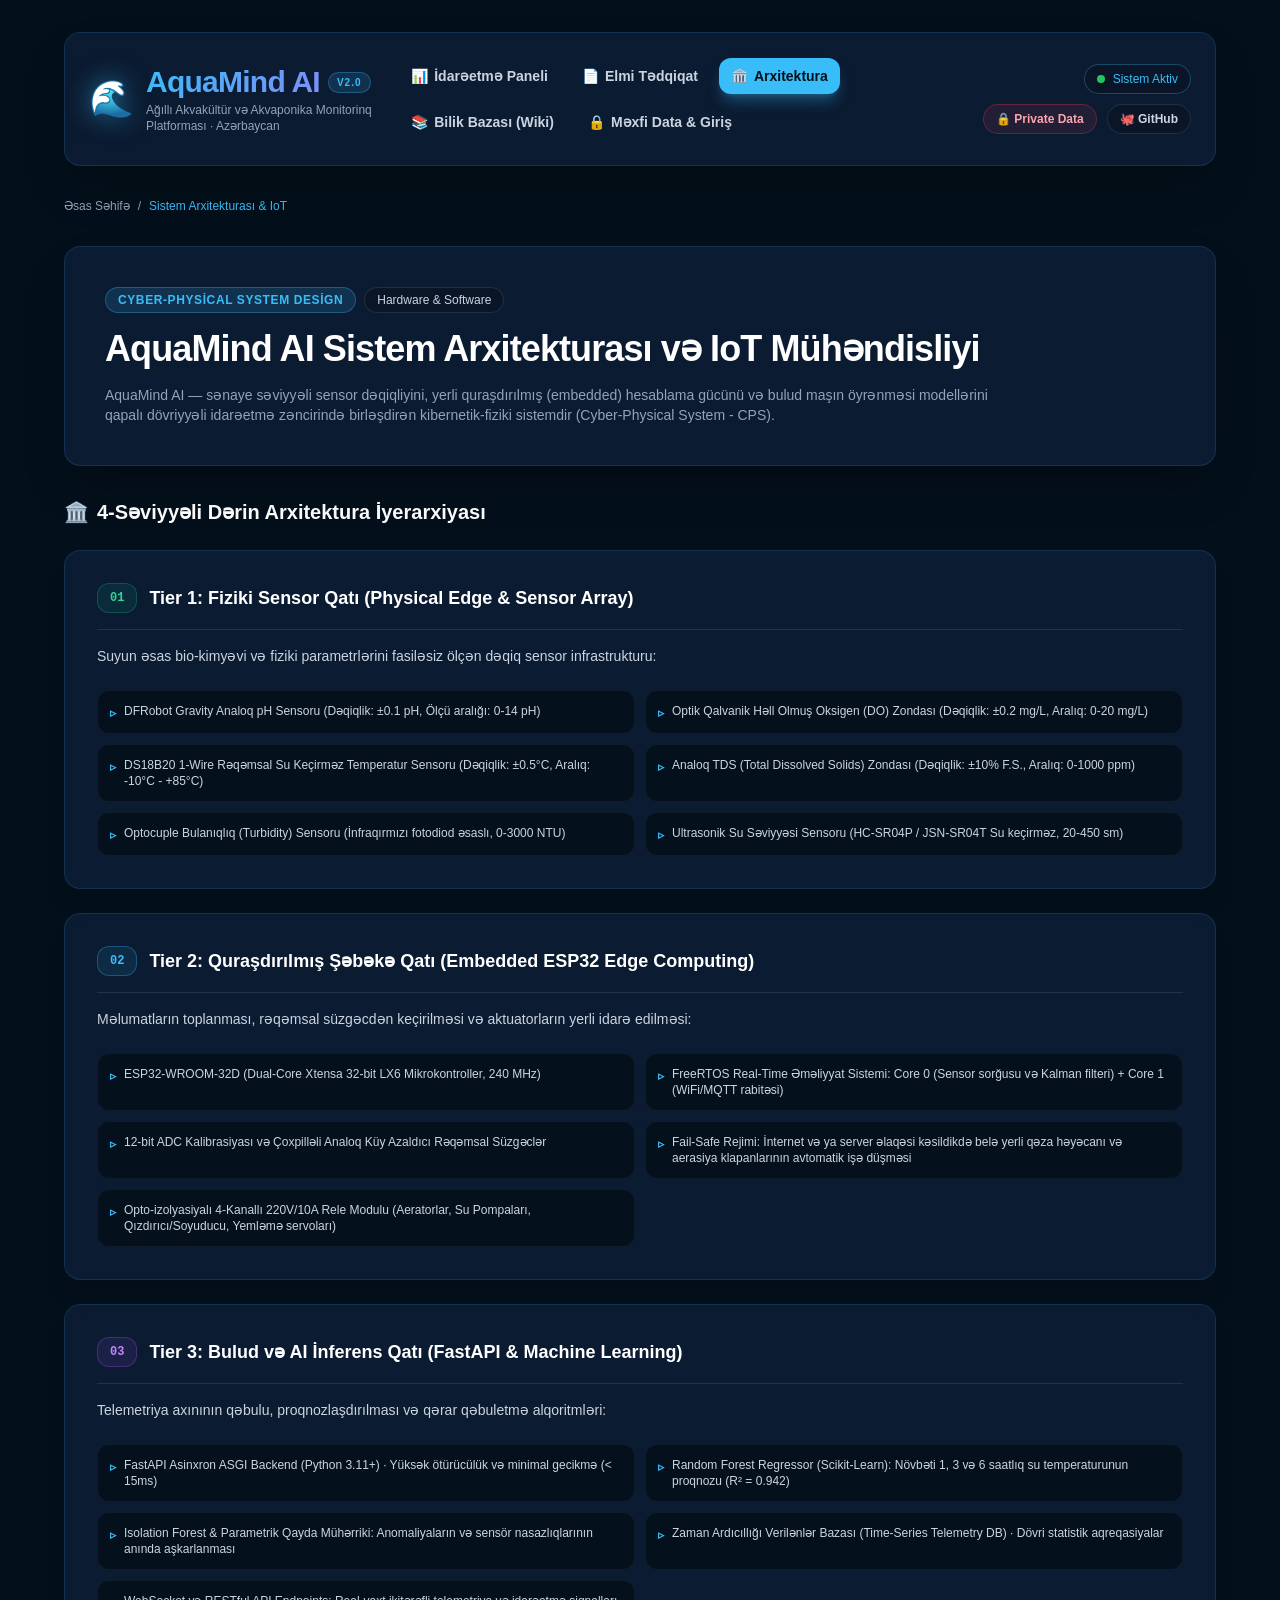
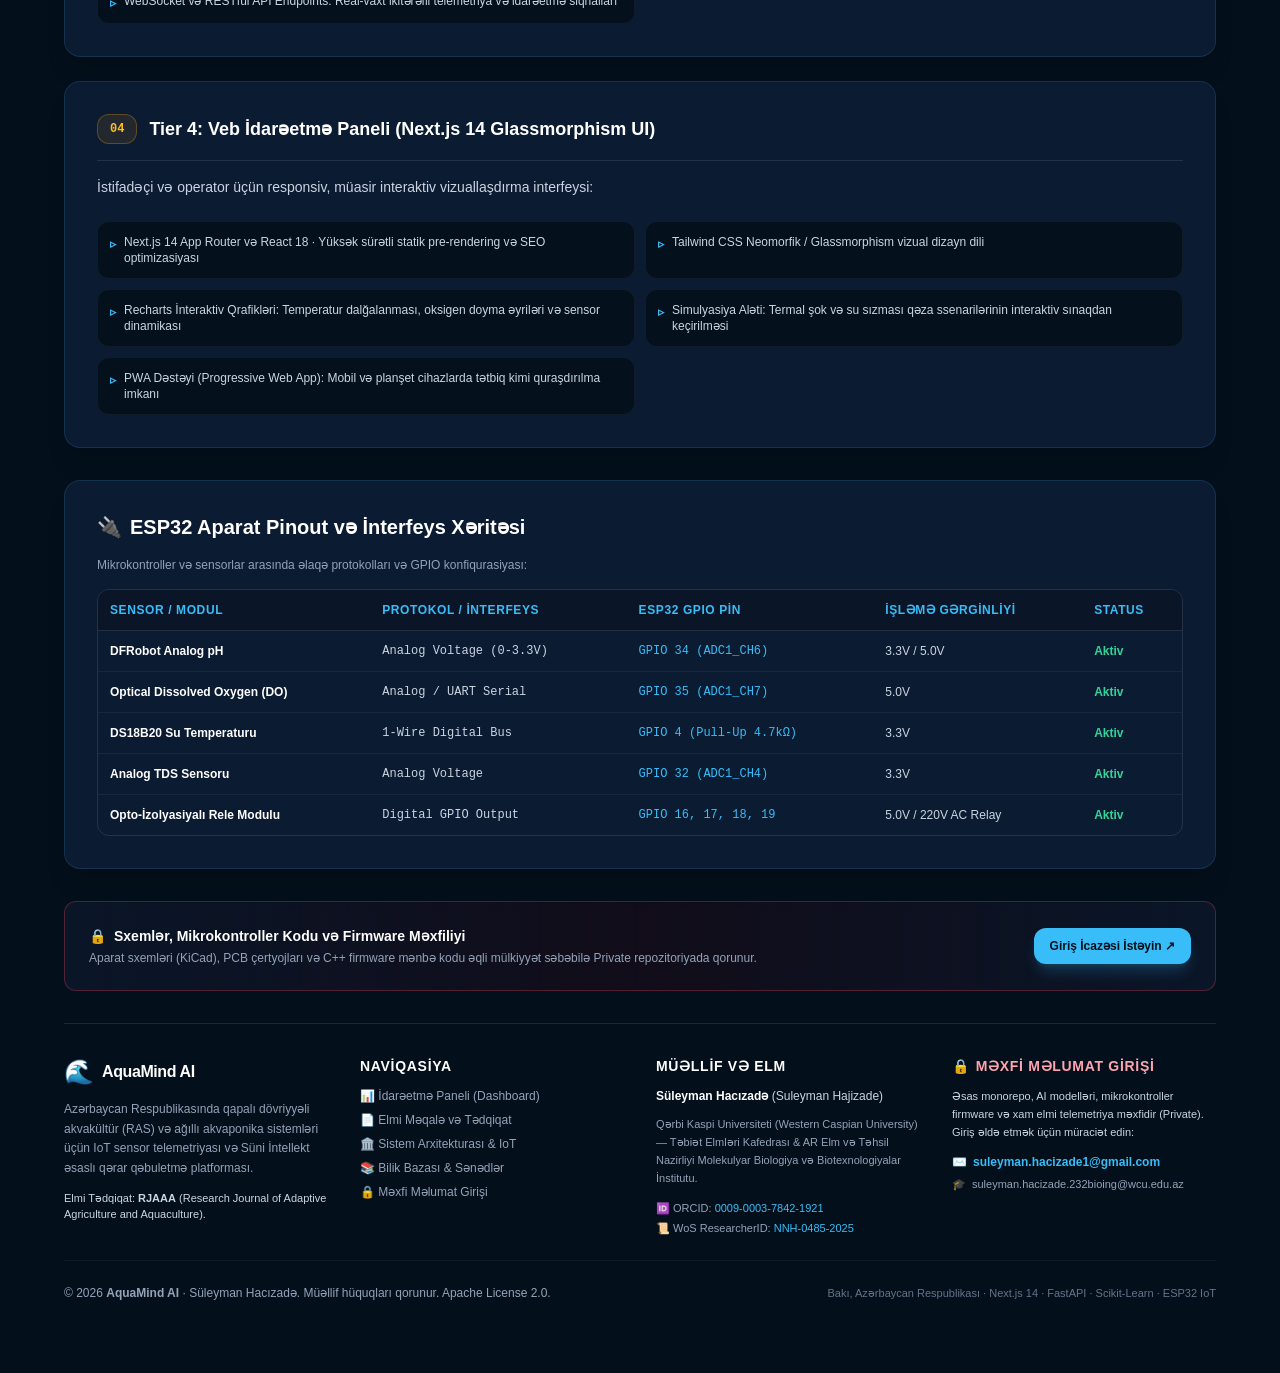
<file: architecture/index.html>
<!DOCTYPE html><html lang="az" class="scroll-smooth"><head><meta charSet="utf-8"/><meta name="viewport" content="width=device-width, initial-scale=1"/><link rel="stylesheet" href="/_next/static/css/93770f091f67ee23.css" crossorigin="" data-precedence="next"/><link rel="preload" as="script" fetchPriority="low" href="/_next/static/chunks/webpack-30f740e03b5d84c2.js" crossorigin=""/><script src="/_next/static/chunks/fd9d1056-ce0f499a22923466.js" async="" crossorigin=""></script><script src="/_next/static/chunks/69-01563bbca0edf1c9.js" async="" crossorigin=""></script><script src="/_next/static/chunks/main-app-d1c8614c4d6121e8.js" async="" crossorigin=""></script><meta name="theme-color" content="#030f1a"/><meta name="color-scheme" content="dark"/><title>Sistem Arxitekturası və IoT Mühəndisliyi — AquaMind AI | AquaMind AI</title><meta name="description" content="AquaMind AI 4-səviyyəli kibernetik-fiziki sistem arxitekturası: ESP32 mikrokontrolleri, analoq/rəqəmsal sensorlar (DO, pH, TDS, Temp), FastAPI backend və Random Forest Süni İntellekt mühərriki."/><meta name="application-name" content="AquaMind AI"/><link rel="author" href="https://orcid.org/0009-0003-7842-1921"/><meta name="author" content="Süleyman Hacızadə (Suleyman Hajizade)"/><link rel="manifest" href="/site.webmanifest"/><meta name="generator" content="Next.js 14"/><meta name="keywords" content="AquaMind AI Arxitektura,IoT Sistem Arxitekturası,ESP32 Akvakültür,Kibernetik Fiziki Sistemlər,FastAPI Akvakultura,Random Forest AI,DFRobot pH Sensor,DS18B20 1-Wire,Optik Oksigen Sensoru,FreeRTOS Telemetriya,Ağıllı Akvaponika Mühəndisliyi,Süleyman Hacızadə,Qərbi Kaspi Universiteti"/><meta name="creator" content="Süleyman Hacızadə"/><meta name="publisher" content="AquaMind AI Research Team"/><meta name="robots" content="index, follow"/><meta name="googlebot" content="index, follow, max-video-preview:-1, max-image-preview:large, max-snippet:-1"/><meta name="category" content="Agriculture &amp; Biotechnology Software"/><meta name="classification" content="Aquaculture, IoT, Artificial Intelligence, Smart Farming"/><link rel="canonical" href="https://aquamindai.github.io/architecture/"/><meta name="format-detection" content="telephone=no, address=no, email=no"/><meta property="og:title" content="Sistem Arxitekturası və IoT Mühəndisliyi — AquaMind AI"/><meta property="og:description" content="ESP32 mikrokontrolleri, sənaye sensorları və Süni İntellekt əsaslı qapalı dövriyyəli akvakültür mühəndisliyi."/><meta property="og:url" content="https://aquamindai.github.io/architecture/"/><meta property="og:site_name" content="AquaMind AI"/><meta property="og:image" content="https://aquamindai.github.io/AquaMind-AI.png"/><meta property="og:image:width" content="1200"/><meta property="og:image:height" content="630"/><meta property="og:type" content="article"/><meta name="twitter:card" content="summary_large_image"/><meta name="twitter:creator" content="@AquaMindAI"/><meta name="twitter:title" content="AquaMind AI — Ağıllı Akvakültür və Akvaponika Monitorinqi"/><meta name="twitter:description" content="IoT və Süni İntellekt əsaslı qapalı dövriyyəli ağıllı akvakültür ekosistem platforması."/><meta name="twitter:image" content="https://aquamindai.github.io/AquaMind-AI.png"/><link rel="icon" href="/AquaMind-AI.png" sizes="192x192" type="image/png"/><link rel="icon" href="data:image/svg+xml,&lt;svg xmlns=&#x27;http://www.w3.org/2000/svg&#x27; viewBox=&#x27;0 0 100 100&#x27;&gt;&lt;text y=&#x27;.9em&#x27; font-size=&#x27;90&#x27;&gt;🌊&lt;/text&gt;&lt;/svg&gt;" type="image/svg+xml"/><link rel="apple-touch-icon" href="/AquaMind-AI.png" sizes="180x180" type="image/png"/><script type="application/ld+json">{"@context":"https://schema.org","@graph":[{"@type":"Organization","@id":"https://aquamindai.github.io/#organization","name":"AquaMind AI","alternateName":"AquaMind Platform","url":"https://aquamindai.github.io","logo":{"@type":"ImageObject","url":"https://aquamindai.github.io/AquaMind-AI.png","width":498,"height":498},"founder":{"@type":"Person","@id":"https://aquamindai.github.io/#founder","name":"Süleyman Hacızadə","alternateName":"Suleyman Hajizade","jobTitle":"Lead Bioengineer & AI Researcher","sameAs":["https://orcid.org/0009-0003-7842-1921","https://www.webofscience.com/wos/author/record/NNH-0485-2025","https://github.com/Suleyman-Hacizade"],"affiliation":{"@type":"EducationalOrganization","name":"Western Caspian University","alternateName":"Qərbi Kaspi Universiteti","url":"https://wcu.edu.az"}},"contactPoint":[{"@type":"ContactPoint","email":"suleyman.hacizade1@gmail.com","contactType":"research, data access and partnership"},{"@type":"ContactPoint","email":"suleyman.hacizade.232bioing@wcu.edu.az","contactType":"academic review and university relations"}],"sameAs":["https://github.com/AquaMindAI","https://github.com/AquaMindAI/AquaMindAI.github.io","https://github.com/AquaMindAI/AquaMindAI"]},{"@type":"WebSite","@id":"https://aquamindai.github.io/#website","url":"https://aquamindai.github.io","name":"AquaMind AI","description":"Ağıllı Akvakültür və Akvaponika Monitorinq Platforması","publisher":{"@id":"https://aquamindai.github.io/#organization"},"inLanguage":["az","en"]},{"@type":"SoftwareApplication","@id":"https://aquamindai.github.io/#software","name":"AquaMind AI Enterprise System","operatingSystem":"Web, Embedded ESP32, Linux Server","applicationCategory":"AgriculturalSoftware, IndustrialControlSystem, BusinessApplication","offers":{"@type":"Offer","price":"0","priceCurrency":"AZN"},"description":"Real-vaxt IoT sensor telemetriyası və Süni İntellekt əsaslı qapalı dövriyyəli ağıllı akvakültür ekosistem idarəetmə platforması."},{"@type":"ScholarlyArticle","@id":"https://aquamindai.github.io/research/#paper","headline":"AquaMind-AI: An Intelligent IoT and Machine Learning Framework for Closed-Loop Smart Aquaponics","name":"AquaMind-AI: An Intelligent IoT and Machine Learning Framework for Closed-Loop Smart Aquaponics","author":{"@id":"https://aquamindai.github.io/#founder"},"publisher":{"@type":"Organization","name":"Research Journal of Adaptive Agriculture and Aquaculture (RJAAA)","alternateName":"Western Caspian University Press"},"description":"Comprehensive framework detailing cyber-physical sensor integration, ESP32 edge computing, Random Forest predictive temperature forecasting, and dissolved oxygen equilibrium kinetics for circular aquaponic systems."}]}</script><script src="/_next/static/chunks/polyfills-c67a75d1b6f99dc8.js" crossorigin="" noModule=""></script></head><body class="antialiased selection:bg-[#38bdf8]/30 selection:text-[#38bdf8] bg-[#030f1a] min-h-screen"><script type="application/ld+json">{"@context":"https://schema.org","@type":"TechArticle","headline":"AquaMind AI: Cyber-Physical Architecture & IoT Engineering Specifications","description":"Four-tier architectural specification detailing embedded ESP32 edge processing, sensor telemetry buses, machine learning predictive inference, and real-time supervisory control.","author":{"@type":"Person","name":"Süleyman Hacızadə","identifier":"https://orcid.org/0009-0003-7842-1921"},"publisher":{"@type":"Organization","name":"AquaMind AI"},"mainEntityOfPage":"https://aquamindai.github.io/architecture/","url":"https://aquamindai.github.io/architecture/"}</script><div class="min-h-screen bg-[#030f1a] text-[#e2e8f0] p-4 md:p-8 font-sans selection:bg-[#38bdf8]/30"><div class="max-w-6xl mx-auto space-y-8"><header class="glass p-5 md:p-6 rounded-2xl flex flex-col lg:flex-row justify-between items-start lg:items-center gap-5 shadow-2xl border border-[#38bdf8]/20 bg-[#071322]/90 backdrop-blur-xl"><div class="flex flex-col sm:flex-row sm:items-center gap-3 w-full lg:w-auto"><a href="/" class="flex items-center gap-3 group transition-transform hover:scale-[1.01]"><span class="text-3xl md:text-4xl filter drop-shadow-[0_0_12px_rgba(56,189,248,0.5)]">🌊</span><div><div class="flex items-center gap-2"><span class="text-2xl md:text-3xl font-extrabold gradient-text tracking-tight">AquaMind AI</span><span class="text-[10px] uppercase font-bold tracking-widest px-2 py-0.5 rounded-full bg-[#38bdf8]/15 border border-[#38bdf8]/30 text-[#38bdf8]">v2.0</span></div><p class="text-xs text-[#94a3b8] mt-0.5 font-medium">Ağıllı Akvakültür və Akvaponika Monitorinq Platforması · Azərbaycan</p></div></a></div><nav aria-label="Əsas Naviqasiya" class="w-full lg:w-auto"><ul class="flex flex-wrap items-center gap-1.5 md:gap-2"><li><a href="/" class="flex items-center gap-1.5 px-3 py-2 rounded-xl text-xs md:text-sm font-semibold transition-all text-[#cbd5e1] hover:text-[#38bdf8] hover:bg-[#38bdf8]/10 border border-transparent hover:border-[#38bdf8]/20"><span>📊</span><span>İdarəetmə Paneli</span></a></li><li><a href="/research/" class="flex items-center gap-1.5 px-3 py-2 rounded-xl text-xs md:text-sm font-semibold transition-all text-[#cbd5e1] hover:text-[#38bdf8] hover:bg-[#38bdf8]/10 border border-transparent hover:border-[#38bdf8]/20"><span>📄</span><span>Elmi Tədqiqat</span></a></li><li><a href="/architecture/" class="flex items-center gap-1.5 px-3 py-2 rounded-xl text-xs md:text-sm font-semibold transition-all bg-[#38bdf8] text-[#030f1a] shadow-lg shadow-[#38bdf8]/30 font-bold" aria-current="page"><span>🏛️</span><span>Arxitektura</span></a></li><li><a href="/wiki/" class="flex items-center gap-1.5 px-3 py-2 rounded-xl text-xs md:text-sm font-semibold transition-all text-[#cbd5e1] hover:text-[#38bdf8] hover:bg-[#38bdf8]/10 border border-transparent hover:border-[#38bdf8]/20"><span>📚</span><span>Bilik Bazası (Wiki)</span></a></li><li><a href="/access/" class="flex items-center gap-1.5 px-3 py-2 rounded-xl text-xs md:text-sm font-semibold transition-all text-[#cbd5e1] hover:text-[#38bdf8] hover:bg-[#38bdf8]/10 border border-transparent hover:border-[#38bdf8]/20"><span>🔒</span><span>Məxfi Data &amp; Giriş</span></a></li></ul></nav><div class="flex flex-wrap items-center gap-2.5 w-full lg:w-auto justify-start lg:justify-end"><div class="flex items-center gap-2 px-3 py-1.5 rounded-full bg-[#0a1628] border border-[#38bdf8]/30 text-xs"><span class="w-2 h-2 rounded-full bg-[#22c55e] animate-ping"></span><span class="text-[#38bdf8] font-medium">Sistem Aktiv</span></div><a href="/access/" class="flex items-center gap-1.5 px-3 py-1.5 rounded-full bg-rose-500/10 hover:bg-rose-500/20 border border-rose-500/30 text-xs font-semibold text-rose-300 transition-all shadow-sm" title="Məxfi datalara və əsas repozitoriyaya giriş üçün müraciət edin"><span>🔒 Private Data</span></a><a href="https://github.com/AquaMindAI/AquaMindAI" target="_blank" rel="noopener noreferrer" class="flex items-center gap-1.5 px-3 py-1.5 rounded-full bg-[#0a1628] hover:bg-[#1e3a5f] border border-white/10 hover:border-[#38bdf8]/40 text-xs font-semibold text-slate-300 transition-all" title="GitHub Təşkilatı və Əsas Kod Bazasını Nəzərdən Keçirin"><span>🐙 GitHub</span></a></div></header><nav aria-label="Breadcrumb" class="text-xs text-[#94a3b8] flex items-center gap-2"><a href="/" class="hover:text-[#38bdf8] transition-colors">Əsas Səhifə</a><span>/</span><span class="text-[#38bdf8] font-medium">Sistem Arxitekturası &amp; IoT</span></nav><header class="glass p-6 md:p-10 rounded-2xl border border-[#38bdf8]/20 bg-[#071322]/85 shadow-2xl space-y-4"><div class="flex items-center gap-2"><span class="px-3 py-1 rounded-full text-xs font-bold uppercase tracking-wider bg-[#38bdf8]/15 border border-[#38bdf8]/30 text-[#38bdf8]">Cyber-Physical System Design</span><span class="px-3 py-1 rounded-full text-xs font-medium bg-[#0a1628] border border-white/10 text-slate-300">Hardware &amp; Software</span></div><h1 class="text-2xl md:text-4xl font-extrabold text-white tracking-tight">AquaMind AI Sistem Arxitekturası və IoT Mühəndisliyi</h1><p class="text-xs md:text-sm text-[#94a3b8] max-w-4xl leading-relaxed">AquaMind AI — sənaye səviyyəli sensor dəqiqliyini, yerli quraşdırılmış (embedded) hesablama gücünü və bulud maşın öyrənməsi modellərini qapalı dövriyyəli idarəetmə zəncirində birləşdirən kibernetik-fiziki sistemdir (Cyber-Physical System - CPS).</p></header><div class="space-y-6"><h2 class="text-xl font-bold text-white flex items-center gap-2"><span>🏛️</span><span>4-Səviyyəli Dərin Arxitektura İyerarxiyası</span></h2><div class="grid grid-cols-1 gap-6"><section class="glass p-6 md:p-8 rounded-2xl border border-white/10 bg-[#071322]/80 space-y-4 shadow-xl hover:border-[#38bdf8]/30 transition-all"><div class="flex flex-col sm:flex-row sm:items-center justify-between gap-3 border-b border-white/10 pb-4"><div class="flex items-center gap-3"><span class="px-3 py-1.5 rounded-xl text-xs font-extrabold font-mono border border-emerald-500/30 text-emerald-400 bg-emerald-500/10">01</span><h3 class="text-base md:text-lg font-bold text-white">Tier 1: Fiziki Sensor Qatı (Physical Edge &amp; Sensor Array)</h3></div></div><p class="text-xs md:text-sm text-[#cbd5e1]">Suyun əsas bio-kimyəvi və fiziki parametrlərini fasiləsiz ölçən dəqiq sensor infrastrukturu:</p><ul class="grid grid-cols-1 md:grid-cols-2 gap-2.5 pt-2"><li class="flex items-start gap-2 p-3 rounded-xl bg-[#030f1a]/80 border border-white/5 text-xs text-[#cbd5e1]"><span class="text-[#38bdf8] font-bold mt-0.5">▹</span><span>DFRobot Gravity Analoq pH Sensoru (Dəqiqlik: ±0.1 pH, Ölçü aralığı: 0-14 pH)</span></li><li class="flex items-start gap-2 p-3 rounded-xl bg-[#030f1a]/80 border border-white/5 text-xs text-[#cbd5e1]"><span class="text-[#38bdf8] font-bold mt-0.5">▹</span><span>Optik Qalvanik Həll Olmuş Oksigen (DO) Zondası (Dəqiqlik: ±0.2 mg/L, Aralıq: 0-20 mg/L)</span></li><li class="flex items-start gap-2 p-3 rounded-xl bg-[#030f1a]/80 border border-white/5 text-xs text-[#cbd5e1]"><span class="text-[#38bdf8] font-bold mt-0.5">▹</span><span>DS18B20 1-Wire Rəqəmsal Su Keçirməz Temperatur Sensoru (Dəqiqlik: ±0.5°C, Aralıq: -10°C - +85°C)</span></li><li class="flex items-start gap-2 p-3 rounded-xl bg-[#030f1a]/80 border border-white/5 text-xs text-[#cbd5e1]"><span class="text-[#38bdf8] font-bold mt-0.5">▹</span><span>Analoq TDS (Total Dissolved Solids) Zondası (Dəqiqlik: ±10% F.S., Aralıq: 0-1000 ppm)</span></li><li class="flex items-start gap-2 p-3 rounded-xl bg-[#030f1a]/80 border border-white/5 text-xs text-[#cbd5e1]"><span class="text-[#38bdf8] font-bold mt-0.5">▹</span><span>Optocuple Bulanıqlıq (Turbidity) Sensoru (İnfraqırmızı fotodiod əsaslı, 0-3000 NTU)</span></li><li class="flex items-start gap-2 p-3 rounded-xl bg-[#030f1a]/80 border border-white/5 text-xs text-[#cbd5e1]"><span class="text-[#38bdf8] font-bold mt-0.5">▹</span><span>Ultrasonik Su Səviyyəsi Sensoru (HC-SR04P / JSN-SR04T Su keçirməz, 20-450 sm)</span></li></ul></section><section class="glass p-6 md:p-8 rounded-2xl border border-white/10 bg-[#071322]/80 space-y-4 shadow-xl hover:border-[#38bdf8]/30 transition-all"><div class="flex flex-col sm:flex-row sm:items-center justify-between gap-3 border-b border-white/10 pb-4"><div class="flex items-center gap-3"><span class="px-3 py-1.5 rounded-xl text-xs font-extrabold font-mono border border-[#38bdf8]/30 text-[#38bdf8] bg-[#38bdf8]/10">02</span><h3 class="text-base md:text-lg font-bold text-white">Tier 2: Quraşdırılmış Şəbəkə Qatı (Embedded ESP32 Edge Computing)</h3></div></div><p class="text-xs md:text-sm text-[#cbd5e1]">Məlumatların toplanması, rəqəmsal süzgəcdən keçirilməsi və aktuatorların yerli idarə edilməsi:</p><ul class="grid grid-cols-1 md:grid-cols-2 gap-2.5 pt-2"><li class="flex items-start gap-2 p-3 rounded-xl bg-[#030f1a]/80 border border-white/5 text-xs text-[#cbd5e1]"><span class="text-[#38bdf8] font-bold mt-0.5">▹</span><span>ESP32-WROOM-32D (Dual-Core Xtensa 32-bit LX6 Mikrokontroller, 240 MHz)</span></li><li class="flex items-start gap-2 p-3 rounded-xl bg-[#030f1a]/80 border border-white/5 text-xs text-[#cbd5e1]"><span class="text-[#38bdf8] font-bold mt-0.5">▹</span><span>FreeRTOS Real-Time Əməliyyat Sistemi: Core 0 (Sensor sorğusu və Kalman filteri) + Core 1 (WiFi/MQTT rabitəsi)</span></li><li class="flex items-start gap-2 p-3 rounded-xl bg-[#030f1a]/80 border border-white/5 text-xs text-[#cbd5e1]"><span class="text-[#38bdf8] font-bold mt-0.5">▹</span><span>12-bit ADC Kalibrasiyası və Çoxpilləli Analoq Küy Azaldıcı Rəqəmsal Süzgəclər</span></li><li class="flex items-start gap-2 p-3 rounded-xl bg-[#030f1a]/80 border border-white/5 text-xs text-[#cbd5e1]"><span class="text-[#38bdf8] font-bold mt-0.5">▹</span><span>Fail-Safe Rejimi: İnternet və ya server əlaqəsi kəsildikdə belə yerli qəza həyəcanı və aerasiya klapanlarının avtomatik işə düşməsi</span></li><li class="flex items-start gap-2 p-3 rounded-xl bg-[#030f1a]/80 border border-white/5 text-xs text-[#cbd5e1]"><span class="text-[#38bdf8] font-bold mt-0.5">▹</span><span>Opto-izolyasiyalı 4-Kanallı 220V/10A Rele Modulu (Aeratorlar, Su Pompaları, Qızdırıcı/Soyuducu, Yemləmə servoları)</span></li></ul></section><section class="glass p-6 md:p-8 rounded-2xl border border-white/10 bg-[#071322]/80 space-y-4 shadow-xl hover:border-[#38bdf8]/30 transition-all"><div class="flex flex-col sm:flex-row sm:items-center justify-between gap-3 border-b border-white/10 pb-4"><div class="flex items-center gap-3"><span class="px-3 py-1.5 rounded-xl text-xs font-extrabold font-mono border border-purple-500/30 text-purple-400 bg-purple-500/10">03</span><h3 class="text-base md:text-lg font-bold text-white">Tier 3: Bulud və AI İnferens Qatı (FastAPI &amp; Machine Learning)</h3></div></div><p class="text-xs md:text-sm text-[#cbd5e1]">Telemetriya axınının qəbulu, proqnozlaşdırılması və qərar qəbuletmə alqoritmləri:</p><ul class="grid grid-cols-1 md:grid-cols-2 gap-2.5 pt-2"><li class="flex items-start gap-2 p-3 rounded-xl bg-[#030f1a]/80 border border-white/5 text-xs text-[#cbd5e1]"><span class="text-[#38bdf8] font-bold mt-0.5">▹</span><span>FastAPI Asinxron ASGI Backend (Python 3.11+) · Yüksək ötürücülük və minimal gecikmə (&lt; 15ms)</span></li><li class="flex items-start gap-2 p-3 rounded-xl bg-[#030f1a]/80 border border-white/5 text-xs text-[#cbd5e1]"><span class="text-[#38bdf8] font-bold mt-0.5">▹</span><span>Random Forest Regressor (Scikit-Learn): Növbəti 1, 3 və 6 saatlıq su temperaturunun proqnozu (R² = 0.942)</span></li><li class="flex items-start gap-2 p-3 rounded-xl bg-[#030f1a]/80 border border-white/5 text-xs text-[#cbd5e1]"><span class="text-[#38bdf8] font-bold mt-0.5">▹</span><span>Isolation Forest &amp; Parametrik Qayda Mühərriki: Anomaliyaların və sensör nasazlıqlarının anında aşkarlanması</span></li><li class="flex items-start gap-2 p-3 rounded-xl bg-[#030f1a]/80 border border-white/5 text-xs text-[#cbd5e1]"><span class="text-[#38bdf8] font-bold mt-0.5">▹</span><span>Zaman Ardıcıllığı Verilənlər Bazası (Time-Series Telemetry DB) · Dövri statistik aqreqasiyalar</span></li><li class="flex items-start gap-2 p-3 rounded-xl bg-[#030f1a]/80 border border-white/5 text-xs text-[#cbd5e1]"><span class="text-[#38bdf8] font-bold mt-0.5">▹</span><span>WebSocket və RESTful API Endpoints: Real-vaxt ikitərəfli telemetriya və idarəetmə siqnalları</span></li></ul></section><section class="glass p-6 md:p-8 rounded-2xl border border-white/10 bg-[#071322]/80 space-y-4 shadow-xl hover:border-[#38bdf8]/30 transition-all"><div class="flex flex-col sm:flex-row sm:items-center justify-between gap-3 border-b border-white/10 pb-4"><div class="flex items-center gap-3"><span class="px-3 py-1.5 rounded-xl text-xs font-extrabold font-mono border border-amber-500/30 text-amber-400 bg-amber-500/10">04</span><h3 class="text-base md:text-lg font-bold text-white">Tier 4: Veb İdarəetmə Paneli (Next.js 14 Glassmorphism UI)</h3></div></div><p class="text-xs md:text-sm text-[#cbd5e1]">İstifadəçi və operator üçün responsiv, müasir interaktiv vizuallaşdırma interfeysi:</p><ul class="grid grid-cols-1 md:grid-cols-2 gap-2.5 pt-2"><li class="flex items-start gap-2 p-3 rounded-xl bg-[#030f1a]/80 border border-white/5 text-xs text-[#cbd5e1]"><span class="text-[#38bdf8] font-bold mt-0.5">▹</span><span>Next.js 14 App Router və React 18 · Yüksək sürətli statik pre-rendering və SEO optimizasiyası</span></li><li class="flex items-start gap-2 p-3 rounded-xl bg-[#030f1a]/80 border border-white/5 text-xs text-[#cbd5e1]"><span class="text-[#38bdf8] font-bold mt-0.5">▹</span><span>Tailwind CSS Neomorfik / Glassmorphism vizual dizayn dili</span></li><li class="flex items-start gap-2 p-3 rounded-xl bg-[#030f1a]/80 border border-white/5 text-xs text-[#cbd5e1]"><span class="text-[#38bdf8] font-bold mt-0.5">▹</span><span>Recharts İnteraktiv Qrafikləri: Temperatur dalğalanması, oksigen doyma əyriləri və sensor dinamikası</span></li><li class="flex items-start gap-2 p-3 rounded-xl bg-[#030f1a]/80 border border-white/5 text-xs text-[#cbd5e1]"><span class="text-[#38bdf8] font-bold mt-0.5">▹</span><span>Simulyasiya Aləti: Termal şok və su sızması qəza ssenarilərinin interaktiv sınaqdan keçirilməsi</span></li><li class="flex items-start gap-2 p-3 rounded-xl bg-[#030f1a]/80 border border-white/5 text-xs text-[#cbd5e1]"><span class="text-[#38bdf8] font-bold mt-0.5">▹</span><span>PWA Dəstəyi (Progressive Web App): Mobil və planşet cihazlarda tətbiq kimi quraşdırılma imkanı</span></li></ul></section></div></div><section class="glass p-6 md:p-8 rounded-2xl border border-white/10 bg-[#071322]/80 space-y-4 shadow-xl"><h2 class="text-xl font-bold text-white flex items-center gap-2"><span>🔌</span><span>ESP32 Aparat Pinout və İnterfeys Xəritəsi</span></h2><p class="text-xs text-[#94a3b8]">Mikrokontroller və sensorlar arasında əlaqə protokolları və GPIO konfiqurasiyası:</p><div class="overflow-x-auto rounded-xl border border-white/10"><table class="w-full text-left text-xs border-collapse"><thead class="bg-[#0a1628] text-[#38bdf8] font-bold uppercase tracking-wider"><tr><th class="p-3 border-b border-white/10">Sensor / Modul</th><th class="p-3 border-b border-white/10">Protokol / İnterfeys</th><th class="p-3 border-b border-white/10">ESP32 GPIO Pin</th><th class="p-3 border-b border-white/10">İşləmə Gərginliyi</th><th class="p-3 border-b border-white/10">Status</th></tr></thead><tbody class="divide-y divide-white/5 text-[#cbd5e1]"><tr class="hover:bg-white/5 transition-colors"><td class="p-3 font-semibold text-white">DFRobot Analog pH</td><td class="p-3 font-mono">Analog Voltage (0-3.3V)</td><td class="p-3 font-mono text-[#38bdf8]">GPIO 34 (ADC1_CH6)</td><td class="p-3">3.3V / 5.0V</td><td class="p-3 text-emerald-400 font-semibold">Aktiv</td></tr><tr class="hover:bg-white/5 transition-colors"><td class="p-3 font-semibold text-white">Optical Dissolved Oxygen (DO)</td><td class="p-3 font-mono">Analog / UART Serial</td><td class="p-3 font-mono text-[#38bdf8]">GPIO 35 (ADC1_CH7)</td><td class="p-3">5.0V</td><td class="p-3 text-emerald-400 font-semibold">Aktiv</td></tr><tr class="hover:bg-white/5 transition-colors"><td class="p-3 font-semibold text-white">DS18B20 Su Temperaturu</td><td class="p-3 font-mono">1-Wire Digital Bus</td><td class="p-3 font-mono text-[#38bdf8]">GPIO 4 (Pull-Up 4.7kΩ)</td><td class="p-3">3.3V</td><td class="p-3 text-emerald-400 font-semibold">Aktiv</td></tr><tr class="hover:bg-white/5 transition-colors"><td class="p-3 font-semibold text-white">Analog TDS Sensoru</td><td class="p-3 font-mono">Analog Voltage</td><td class="p-3 font-mono text-[#38bdf8]">GPIO 32 (ADC1_CH4)</td><td class="p-3">3.3V</td><td class="p-3 text-emerald-400 font-semibold">Aktiv</td></tr><tr class="hover:bg-white/5 transition-colors"><td class="p-3 font-semibold text-white">Opto-İzolyasiyalı Rele Modulu</td><td class="p-3 font-mono">Digital GPIO Output</td><td class="p-3 font-mono text-[#38bdf8]">GPIO 16, 17, 18, 19</td><td class="p-3">5.0V / 220V AC Relay</td><td class="p-3 text-emerald-400 font-semibold">Aktiv</td></tr></tbody></table></div></section><div class="p-6 rounded-xl bg-gradient-to-r from-[#0a1628] via-rose-950/20 to-[#0a1628] border border-rose-500/30 flex flex-col md:flex-row items-center justify-between gap-4"><div class="space-y-1"><h3 class="text-sm font-bold text-white flex items-center gap-2"><span>🔒</span><span>Sxemlər, Mikrokontroller Kodu və Firmware Məxfiliyi</span></h3><p class="text-xs text-[#94a3b8]">Aparat sxemləri (KiCad), PCB çertyojları və C++ firmware mənbə kodu əqli mülkiyyət səbəbilə Private repozitoriyada qorunur.</p></div><a href="/access/" class="px-4 py-2.5 rounded-xl bg-[#38bdf8] hover:bg-[#0284c7] text-[#030f1a] hover:text-white font-bold text-xs transition-all shadow-lg shadow-[#38bdf8]/20 text-center w-full md:w-auto">Giriş İcazəsi İstəyin ↗</a></div><footer class="mt-12 pt-8 pb-10 border-t border-white/10 space-y-6 text-[#94a3b8] text-xs"><div class="grid grid-cols-1 md:grid-cols-4 gap-8 text-left"><div class="space-y-3 md:col-span-1"><div class="flex items-center gap-2"><span class="text-2xl">🌊</span><span class="text-base font-bold text-white tracking-tight">AquaMind AI</span></div><p class="text-xs text-[#94a3b8] leading-relaxed">Azərbaycan Respublikasında qapalı dövriyyəli akvakültür (RAS) və ağıllı akvaponika sistemləri üçün IoT sensor telemetriyası və Süni İntellekt əsaslı qərar qəbuletmə platforması.</p><p class="text-[11px] text-[#cbd5e1]">Elmi Tədqiqat: <strong>RJAAA</strong> (Research Journal of Adaptive Agriculture and Aquaculture).</p></div><div class="space-y-3"><h4 class="text-sm font-bold text-white uppercase tracking-wider">Naviqasiya</h4><ul class="space-y-2 text-xs"><li><a href="/" class="hover:text-[#38bdf8] transition-colors">📊 İdarəetmə Paneli (Dashboard)</a></li><li><a href="/research/" class="hover:text-[#38bdf8] transition-colors">📄 Elmi Məqalə və Tədqiqat</a></li><li><a href="/architecture/" class="hover:text-[#38bdf8] transition-colors">🏛️ Sistem Arxitekturası &amp; IoT</a></li><li><a href="/wiki/" class="hover:text-[#38bdf8] transition-colors">📚 Bilik Bazası &amp; Sənədlər</a></li><li><a href="/access/" class="hover:text-[#38bdf8] transition-colors">🔒 Məxfi Məlumat Girişi</a></li></ul></div><div class="space-y-3"><h4 class="text-sm font-bold text-white uppercase tracking-wider">Müəllif və Elm</h4><p class="text-xs text-[#cbd5e1]"><strong class="text-white">Süleyman Hacızadə</strong> (Suleyman Hajizade)</p><p class="text-[11px] leading-relaxed">Qərbi Kaspi Universiteti (Western Caspian University) — Təbiət Elmləri Kafedrası &amp; AR Elm və Təhsil Nazirliyi Molekulyar Biologiya və Biotexnologiyalar İnstitutu.</p><div class="space-y-1 text-[11px]"><div>🆔 ORCID: <a href="https://orcid.org/0009-0003-7842-1921" target="_blank" rel="noopener noreferrer" class="text-[#38bdf8] hover:underline">0009-0003-7842-1921</a></div><div>📜 WoS ResearcherID: <span class="text-[#38bdf8]">NNH-0485-2025</span></div></div></div><div class="space-y-3"><h4 class="text-sm font-bold text-rose-300 uppercase tracking-wider flex items-center gap-1.5"><span>🔒</span><span>Məxfi Məlumat Girişi</span></h4><p class="text-[11px] text-[#cbd5e1] leading-relaxed">Əsas monorepo, AI modelləri, mikrokontroller firmware və xam elmi telemetriya məxfidir (Private). Giriş əldə etmək üçün müraciət edin:</p><div class="space-y-1.5"><a href="mailto:suleyman.hacizade1@gmail.com?subject=AquaMind%20AI%20-%20Data%20Access%20Request" class="inline-flex items-center gap-1.5 text-xs text-[#38bdf8] hover:underline font-semibold"><span>✉️</span><span>suleyman.hacizade1@gmail.com</span></a><br/><a href="mailto:suleyman.hacizade.232bioing@wcu.edu.az?subject=AquaMind%20AI%20-%20Academic%20Access%20Request" class="inline-flex items-center gap-1.5 text-[11px] text-[#94a3b8] hover:text-[#38bdf8] transition-colors"><span>🎓</span><span>suleyman.hacizade.232bioing@wcu.edu.az</span></a></div></div></div><div class="pt-6 border-t border-white/5 flex flex-col sm:flex-row items-center justify-between gap-3 text-center sm:text-left"><p class="text-[#94a3b8]">© <!-- -->2026<!-- --> <strong>AquaMind AI</strong> · Süleyman Hacızadə. Müəllif hüquqları qorunur. Apache License 2.0.</p><p class="text-[11px] text-[#64748b]">Bakı, Azərbaycan Respublikası · Next.js 14 · FastAPI · Scikit-Learn · ESP32 IoT</p></div></footer></div></div><script src="/_next/static/chunks/webpack-30f740e03b5d84c2.js" crossorigin="" async=""></script><script>(self.__next_f=self.__next_f||[]).push([0]);self.__next_f.push([2,null])</script><script>self.__next_f.push([1,"1:HL[\"/_next/static/css/93770f091f67ee23.css\",\"style\",{\"crossOrigin\":\"\"}]\n0:\"$L2\"\n"])</script><script>self.__next_f.push([1,"3:I[7690,[],\"\"]\n5:I[5613,[],\"\"]\n6:I[1778,[],\"\"]\n9:I[8955,[],\"\"]\n7:Tabd,"])</script><script>self.__next_f.push([1,"{\"@context\":\"https://schema.org\",\"@graph\":[{\"@type\":\"Organization\",\"@id\":\"https://aquamindai.github.io/#organization\",\"name\":\"AquaMind AI\",\"alternateName\":\"AquaMind Platform\",\"url\":\"https://aquamindai.github.io\",\"logo\":{\"@type\":\"ImageObject\",\"url\":\"https://aquamindai.github.io/AquaMind-AI.png\",\"width\":498,\"height\":498},\"founder\":{\"@type\":\"Person\",\"@id\":\"https://aquamindai.github.io/#founder\",\"name\":\"Süleyman Hacızadə\",\"alternateName\":\"Suleyman Hajizade\",\"jobTitle\":\"Lead Bioengineer \u0026 AI Researcher\",\"sameAs\":[\"https://orcid.org/0009-0003-7842-1921\",\"https://www.webofscience.com/wos/author/record/NNH-0485-2025\",\"https://github.com/Suleyman-Hacizade\"],\"affiliation\":{\"@type\":\"EducationalOrganization\",\"name\":\"Western Caspian University\",\"alternateName\":\"Qərbi Kaspi Universiteti\",\"url\":\"https://wcu.edu.az\"}},\"contactPoint\":[{\"@type\":\"ContactPoint\",\"email\":\"suleyman.hacizade1@gmail.com\",\"contactType\":\"research, data access and partnership\"},{\"@type\":\"ContactPoint\",\"email\":\"suleyman.hacizade.232bioing@wcu.edu.az\",\"contactType\":\"academic review and university relations\"}],\"sameAs\":[\"https://github.com/AquaMindAI\",\"https://github.com/AquaMindAI/AquaMindAI.github.io\",\"https://github.com/AquaMindAI/AquaMindAI\"]},{\"@type\":\"WebSite\",\"@id\":\"https://aquamindai.github.io/#website\",\"url\":\"https://aquamindai.github.io\",\"name\":\"AquaMind AI\",\"description\":\"Ağıllı Akvakültür və Akvaponika Monitorinq Platforması\",\"publisher\":{\"@id\":\"https://aquamindai.github.io/#organization\"},\"inLanguage\":[\"az\",\"en\"]},{\"@type\":\"SoftwareApplication\",\"@id\":\"https://aquamindai.github.io/#software\",\"name\":\"AquaMind AI Enterprise System\",\"operatingSystem\":\"Web, Embedded ESP32, Linux Server\",\"applicationCategory\":\"AgriculturalSoftware, IndustrialControlSystem, BusinessApplication\",\"offers\":{\"@type\":\"Offer\",\"price\":\"0\",\"priceCurrency\":\"AZN\"},\"description\":\"Real-vaxt IoT sensor telemetriyası və Süni İntellekt əsaslı qapalı dövriyyəli ağıllı akvakültür ekosistem idarəetmə platforması.\"},{\"@type\":\"ScholarlyArticle\",\"@id\":\"https://aquamindai.github.io/research/#paper\",\"headline\":\"AquaMind-AI: An Intelligent IoT and Machine Learning Framework for Closed-Loop Smart Aquaponics\",\"name\":\"AquaMind-AI: An Intelligent IoT and Machine Learning Framework for Closed-Loop Smart Aquaponics\",\"author\":{\"@id\":\"https://aquamindai.github.io/#founder\"},\"publisher\":{\"@type\":\"Organization\",\"name\":\"Research Journal of Adaptive Agriculture and Aquaculture (RJAAA)\",\"alternateName\":\"Western Caspian University Press\"},\"description\":\"Comprehensive framework detailing cyber-physical sensor integration, ESP32 edge computing, Random Forest predictive temperature forecasting, and dissolved oxygen equilibrium kinetics for circular aquaponic systems.\"}]}"])</script><script>self.__next_f.push([1,"a:[]\n"])</script><script>self.__next_f.push([1,"2:[[[\"$\",\"link\",\"0\",{\"rel\":\"stylesheet\",\"href\":\"/_next/static/css/93770f091f67ee23.css\",\"precedence\":\"next\",\"crossOrigin\":\"\"}]],[\"$\",\"$L3\",null,{\"buildId\":\"5tDiU9qwidgjPuxm_zGsb\",\"assetPrefix\":\"\",\"initialCanonicalUrl\":\"/architecture/\",\"initialTree\":[\"\",{\"children\":[\"architecture\",{\"children\":[\"__PAGE__\",{}]}]},\"$undefined\",\"$undefined\",true],\"initialSeedData\":[\"\",{\"children\":[\"architecture\",{\"children\":[\"__PAGE__\",{},[\"$L4\",[[\"$\",\"script\",null,{\"type\":\"application/ld+json\",\"dangerouslySetInnerHTML\":{\"__html\":\"{\\\"@context\\\":\\\"https://schema.org\\\",\\\"@type\\\":\\\"TechArticle\\\",\\\"headline\\\":\\\"AquaMind AI: Cyber-Physical Architecture \u0026 IoT Engineering Specifications\\\",\\\"description\\\":\\\"Four-tier architectural specification detailing embedded ESP32 edge processing, sensor telemetry buses, machine learning predictive inference, and real-time supervisory control.\\\",\\\"author\\\":{\\\"@type\\\":\\\"Person\\\",\\\"name\\\":\\\"Süleyman Hacızadə\\\",\\\"identifier\\\":\\\"https://orcid.org/0009-0003-7842-1921\\\"},\\\"publisher\\\":{\\\"@type\\\":\\\"Organization\\\",\\\"name\\\":\\\"AquaMind AI\\\"},\\\"mainEntityOfPage\\\":\\\"https://aquamindai.github.io/architecture/\\\",\\\"url\\\":\\\"https://aquamindai.github.io/architecture/\\\"}\"}}],[\"$\",\"div\",null,{\"className\":\"min-h-screen bg-[#030f1a] text-[#e2e8f0] p-4 md:p-8 font-sans selection:bg-[#38bdf8]/30\",\"children\":[\"$\",\"div\",null,{\"className\":\"max-w-6xl mx-auto space-y-8\",\"children\":[[\"$\",\"header\",null,{\"className\":\"glass p-5 md:p-6 rounded-2xl flex flex-col lg:flex-row justify-between items-start lg:items-center gap-5 shadow-2xl border border-[#38bdf8]/20 bg-[#071322]/90 backdrop-blur-xl\",\"children\":[[\"$\",\"div\",null,{\"className\":\"flex flex-col sm:flex-row sm:items-center gap-3 w-full lg:w-auto\",\"children\":[\"$\",\"a\",null,{\"href\":\"/\",\"className\":\"flex items-center gap-3 group transition-transform hover:scale-[1.01]\",\"children\":[[\"$\",\"span\",null,{\"className\":\"text-3xl md:text-4xl filter drop-shadow-[0_0_12px_rgba(56,189,248,0.5)]\",\"children\":\"🌊\"}],[\"$\",\"div\",null,{\"children\":[[\"$\",\"div\",null,{\"className\":\"flex items-center gap-2\",\"children\":[[\"$\",\"span\",null,{\"className\":\"text-2xl md:text-3xl font-extrabold gradient-text tracking-tight\",\"children\":\"AquaMind AI\"}],[\"$\",\"span\",null,{\"className\":\"text-[10px] uppercase font-bold tracking-widest px-2 py-0.5 rounded-full bg-[#38bdf8]/15 border border-[#38bdf8]/30 text-[#38bdf8]\",\"children\":\"v2.0\"}]]}],[\"$\",\"p\",null,{\"className\":\"text-xs text-[#94a3b8] mt-0.5 font-medium\",\"children\":\"Ağıllı Akvakültür və Akvaponika Monitorinq Platforması · Azərbaycan\"}]]}]]}]}],[\"$\",\"nav\",null,{\"aria-label\":\"Əsas Naviqasiya\",\"className\":\"w-full lg:w-auto\",\"children\":[\"$\",\"ul\",null,{\"className\":\"flex flex-wrap items-center gap-1.5 md:gap-2\",\"children\":[[\"$\",\"li\",\"dashboard\",{\"children\":[\"$\",\"a\",null,{\"href\":\"/\",\"className\":\"flex items-center gap-1.5 px-3 py-2 rounded-xl text-xs md:text-sm font-semibold transition-all text-[#cbd5e1] hover:text-[#38bdf8] hover:bg-[#38bdf8]/10 border border-transparent hover:border-[#38bdf8]/20\",\"aria-current\":\"$undefined\",\"children\":[[\"$\",\"span\",null,{\"children\":\"📊\"}],[\"$\",\"span\",null,{\"children\":\"İdarəetmə Paneli\"}]]}]}],[\"$\",\"li\",\"research\",{\"children\":[\"$\",\"a\",null,{\"href\":\"/research/\",\"className\":\"flex items-center gap-1.5 px-3 py-2 rounded-xl text-xs md:text-sm font-semibold transition-all text-[#cbd5e1] hover:text-[#38bdf8] hover:bg-[#38bdf8]/10 border border-transparent hover:border-[#38bdf8]/20\",\"aria-current\":\"$undefined\",\"children\":[[\"$\",\"span\",null,{\"children\":\"📄\"}],[\"$\",\"span\",null,{\"children\":\"Elmi Tədqiqat\"}]]}]}],[\"$\",\"li\",\"architecture\",{\"children\":[\"$\",\"a\",null,{\"href\":\"/architecture/\",\"className\":\"flex items-center gap-1.5 px-3 py-2 rounded-xl text-xs md:text-sm font-semibold transition-all bg-[#38bdf8] text-[#030f1a] shadow-lg shadow-[#38bdf8]/30 font-bold\",\"aria-current\":\"page\",\"children\":[[\"$\",\"span\",null,{\"children\":\"🏛️\"}],[\"$\",\"span\",null,{\"children\":\"Arxitektura\"}]]}]}],[\"$\",\"li\",\"wiki\",{\"children\":[\"$\",\"a\",null,{\"href\":\"/wiki/\",\"className\":\"flex items-center gap-1.5 px-3 py-2 rounded-xl text-xs md:text-sm font-semibold transition-all text-[#cbd5e1] hover:text-[#38bdf8] hover:bg-[#38bdf8]/10 border border-transparent hover:border-[#38bdf8]/20\",\"aria-current\":\"$undefined\",\"children\":[[\"$\",\"span\",null,{\"children\":\"📚\"}],[\"$\",\"span\",null,{\"children\":\"Bilik Bazası (Wiki)\"}]]}]}],[\"$\",\"li\",\"access\",{\"children\":[\"$\",\"a\",null,{\"href\":\"/access/\",\"className\":\"flex items-center gap-1.5 px-3 py-2 rounded-xl text-xs md:text-sm font-semibold transition-all text-[#cbd5e1] hover:text-[#38bdf8] hover:bg-[#38bdf8]/10 border border-transparent hover:border-[#38bdf8]/20\",\"aria-current\":\"$undefined\",\"children\":[[\"$\",\"span\",null,{\"children\":\"🔒\"}],[\"$\",\"span\",null,{\"children\":\"Məxfi Data \u0026 Giriş\"}]]}]}]]}]}],[\"$\",\"div\",null,{\"className\":\"flex flex-wrap items-center gap-2.5 w-full lg:w-auto justify-start lg:justify-end\",\"children\":[[\"$\",\"div\",null,{\"className\":\"flex items-center gap-2 px-3 py-1.5 rounded-full bg-[#0a1628] border border-[#38bdf8]/30 text-xs\",\"children\":[[\"$\",\"span\",null,{\"className\":\"w-2 h-2 rounded-full bg-[#22c55e] animate-ping\"}],[\"$\",\"span\",null,{\"className\":\"text-[#38bdf8] font-medium\",\"children\":\"Sistem Aktiv\"}]]}],[\"$\",\"a\",null,{\"href\":\"/access/\",\"className\":\"flex items-center gap-1.5 px-3 py-1.5 rounded-full bg-rose-500/10 hover:bg-rose-500/20 border border-rose-500/30 text-xs font-semibold text-rose-300 transition-all shadow-sm\",\"title\":\"Məxfi datalara və əsas repozitoriyaya giriş üçün müraciət edin\",\"children\":[\"$\",\"span\",null,{\"children\":\"🔒 Private Data\"}]}],[\"$\",\"a\",null,{\"href\":\"https://github.com/AquaMindAI/AquaMindAI\",\"target\":\"_blank\",\"rel\":\"noopener noreferrer\",\"className\":\"flex items-center gap-1.5 px-3 py-1.5 rounded-full bg-[#0a1628] hover:bg-[#1e3a5f] border border-white/10 hover:border-[#38bdf8]/40 text-xs font-semibold text-slate-300 transition-all\",\"title\":\"GitHub Təşkilatı və Əsas Kod Bazasını Nəzərdən Keçirin\",\"children\":[\"$\",\"span\",null,{\"children\":\"🐙 GitHub\"}]}]]}]]}],[\"$\",\"nav\",null,{\"aria-label\":\"Breadcrumb\",\"className\":\"text-xs text-[#94a3b8] flex items-center gap-2\",\"children\":[[\"$\",\"a\",null,{\"href\":\"/\",\"className\":\"hover:text-[#38bdf8] transition-colors\",\"children\":\"Əsas Səhifə\"}],[\"$\",\"span\",null,{\"children\":\"/\"}],[\"$\",\"span\",null,{\"className\":\"text-[#38bdf8] font-medium\",\"children\":\"Sistem Arxitekturası \u0026 IoT\"}]]}],[\"$\",\"header\",null,{\"className\":\"glass p-6 md:p-10 rounded-2xl border border-[#38bdf8]/20 bg-[#071322]/85 shadow-2xl space-y-4\",\"children\":[[\"$\",\"div\",null,{\"className\":\"flex items-center gap-2\",\"children\":[[\"$\",\"span\",null,{\"className\":\"px-3 py-1 rounded-full text-xs font-bold uppercase tracking-wider bg-[#38bdf8]/15 border border-[#38bdf8]/30 text-[#38bdf8]\",\"children\":\"Cyber-Physical System Design\"}],[\"$\",\"span\",null,{\"className\":\"px-3 py-1 rounded-full text-xs font-medium bg-[#0a1628] border border-white/10 text-slate-300\",\"children\":\"Hardware \u0026 Software\"}]]}],[\"$\",\"h1\",null,{\"className\":\"text-2xl md:text-4xl font-extrabold text-white tracking-tight\",\"children\":\"AquaMind AI Sistem Arxitekturası və IoT Mühəndisliyi\"}],[\"$\",\"p\",null,{\"className\":\"text-xs md:text-sm text-[#94a3b8] max-w-4xl leading-relaxed\",\"children\":\"AquaMind AI — sənaye səviyyəli sensor dəqiqliyini, yerli quraşdırılmış (embedded) hesablama gücünü və bulud maşın öyrənməsi modellərini qapalı dövriyyəli idarəetmə zəncirində birləşdirən kibernetik-fiziki sistemdir (Cyber-Physical System - CPS).\"}]]}],[\"$\",\"div\",null,{\"className\":\"space-y-6\",\"children\":[[\"$\",\"h2\",null,{\"className\":\"text-xl font-bold text-white flex items-center gap-2\",\"children\":[[\"$\",\"span\",null,{\"children\":\"🏛️\"}],[\"$\",\"span\",null,{\"children\":\"4-Səviyyəli Dərin Arxitektura İyerarxiyası\"}]]}],[\"$\",\"div\",null,{\"className\":\"grid grid-cols-1 gap-6\",\"children\":[[\"$\",\"section\",\"01\",{\"className\":\"glass p-6 md:p-8 rounded-2xl border border-white/10 bg-[#071322]/80 space-y-4 shadow-xl hover:border-[#38bdf8]/30 transition-all\",\"children\":[[\"$\",\"div\",null,{\"className\":\"flex flex-col sm:flex-row sm:items-center justify-between gap-3 border-b border-white/10 pb-4\",\"children\":[\"$\",\"div\",null,{\"className\":\"flex items-center gap-3\",\"children\":[[\"$\",\"span\",null,{\"className\":\"px-3 py-1.5 rounded-xl text-xs font-extrabold font-mono border border-emerald-500/30 text-emerald-400 bg-emerald-500/10\",\"children\":\"01\"}],[\"$\",\"h3\",null,{\"className\":\"text-base md:text-lg font-bold text-white\",\"children\":\"Tier 1: Fiziki Sensor Qatı (Physical Edge \u0026 Sensor Array)\"}]]}]}],[\"$\",\"p\",null,{\"className\":\"text-xs md:text-sm text-[#cbd5e1]\",\"children\":\"Suyun əsas bio-kimyəvi və fiziki parametrlərini fasiləsiz ölçən dəqiq sensor infrastrukturu:\"}],[\"$\",\"ul\",null,{\"className\":\"grid grid-cols-1 md:grid-cols-2 gap-2.5 pt-2\",\"children\":[[\"$\",\"li\",\"0\",{\"className\":\"flex items-start gap-2 p-3 rounded-xl bg-[#030f1a]/80 border border-white/5 text-xs text-[#cbd5e1]\",\"children\":[[\"$\",\"span\",null,{\"className\":\"text-[#38bdf8] font-bold mt-0.5\",\"children\":\"▹\"}],[\"$\",\"span\",null,{\"children\":\"DFRobot Gravity Analoq pH Sensoru (Dəqiqlik: ±0.1 pH, Ölçü aralığı: 0-14 pH)\"}]]}],[\"$\",\"li\",\"1\",{\"className\":\"flex items-start gap-2 p-3 rounded-xl bg-[#030f1a]/80 border border-white/5 text-xs text-[#cbd5e1]\",\"children\":[[\"$\",\"span\",null,{\"className\":\"text-[#38bdf8] font-bold mt-0.5\",\"children\":\"▹\"}],[\"$\",\"span\",null,{\"children\":\"Optik Qalvanik Həll Olmuş Oksigen (DO) Zondası (Dəqiqlik: ±0.2 mg/L, Aralıq: 0-20 mg/L)\"}]]}],[\"$\",\"li\",\"2\",{\"className\":\"flex items-start gap-2 p-3 rounded-xl bg-[#030f1a]/80 border border-white/5 text-xs text-[#cbd5e1]\",\"children\":[[\"$\",\"span\",null,{\"className\":\"text-[#38bdf8] font-bold mt-0.5\",\"children\":\"▹\"}],[\"$\",\"span\",null,{\"children\":\"DS18B20 1-Wire Rəqəmsal Su Keçirməz Temperatur Sensoru (Dəqiqlik: ±0.5°C, Aralıq: -10°C - +85°C)\"}]]}],[\"$\",\"li\",\"3\",{\"className\":\"flex items-start gap-2 p-3 rounded-xl bg-[#030f1a]/80 border border-white/5 text-xs text-[#cbd5e1]\",\"children\":[[\"$\",\"span\",null,{\"className\":\"text-[#38bdf8] font-bold mt-0.5\",\"children\":\"▹\"}],[\"$\",\"span\",null,{\"children\":\"Analoq TDS (Total Dissolved Solids) Zondası (Dəqiqlik: ±10% F.S., Aralıq: 0-1000 ppm)\"}]]}],[\"$\",\"li\",\"4\",{\"className\":\"flex items-start gap-2 p-3 rounded-xl bg-[#030f1a]/80 border border-white/5 text-xs text-[#cbd5e1]\",\"children\":[[\"$\",\"span\",null,{\"className\":\"text-[#38bdf8] font-bold mt-0.5\",\"children\":\"▹\"}],[\"$\",\"span\",null,{\"children\":\"Optocuple Bulanıqlıq (Turbidity) Sensoru (İnfraqırmızı fotodiod əsaslı, 0-3000 NTU)\"}]]}],[\"$\",\"li\",\"5\",{\"className\":\"flex items-start gap-2 p-3 rounded-xl bg-[#030f1a]/80 border border-white/5 text-xs text-[#cbd5e1]\",\"children\":[[\"$\",\"span\",null,{\"className\":\"text-[#38bdf8] font-bold mt-0.5\",\"children\":\"▹\"}],[\"$\",\"span\",null,{\"children\":\"Ultrasonik Su Səviyyəsi Sensoru (HC-SR04P / JSN-SR04T Su keçirməz, 20-450 sm)\"}]]}]]}]]}],[\"$\",\"section\",\"02\",{\"className\":\"glass p-6 md:p-8 rounded-2xl border border-white/10 bg-[#071322]/80 space-y-4 shadow-xl hover:border-[#38bdf8]/30 transition-all\",\"children\":[[\"$\",\"div\",null,{\"className\":\"flex flex-col sm:flex-row sm:items-center justify-between gap-3 border-b border-white/10 pb-4\",\"children\":[\"$\",\"div\",null,{\"className\":\"flex items-center gap-3\",\"children\":[[\"$\",\"span\",null,{\"className\":\"px-3 py-1.5 rounded-xl text-xs font-extrabold font-mono border border-[#38bdf8]/30 text-[#38bdf8] bg-[#38bdf8]/10\",\"children\":\"02\"}],[\"$\",\"h3\",null,{\"className\":\"text-base md:text-lg font-bold text-white\",\"children\":\"Tier 2: Quraşdırılmış Şəbəkə Qatı (Embedded ESP32 Edge Computing)\"}]]}]}],[\"$\",\"p\",null,{\"className\":\"text-xs md:text-sm text-[#cbd5e1]\",\"children\":\"Məlumatların toplanması, rəqəmsal süzgəcdən keçirilməsi və aktuatorların yerli idarə edilməsi:\"}],[\"$\",\"ul\",null,{\"className\":\"grid grid-cols-1 md:grid-cols-2 gap-2.5 pt-2\",\"children\":[[\"$\",\"li\",\"0\",{\"className\":\"flex items-start gap-2 p-3 rounded-xl bg-[#030f1a]/80 border border-white/5 text-xs text-[#cbd5e1]\",\"children\":[[\"$\",\"span\",null,{\"className\":\"text-[#38bdf8] font-bold mt-0.5\",\"children\":\"▹\"}],[\"$\",\"span\",null,{\"children\":\"ESP32-WROOM-32D (Dual-Core Xtensa 32-bit LX6 Mikrokontroller, 240 MHz)\"}]]}],[\"$\",\"li\",\"1\",{\"className\":\"flex items-start gap-2 p-3 rounded-xl bg-[#030f1a]/80 border border-white/5 text-xs text-[#cbd5e1]\",\"children\":[[\"$\",\"span\",null,{\"className\":\"text-[#38bdf8] font-bold mt-0.5\",\"children\":\"▹\"}],[\"$\",\"span\",null,{\"children\":\"FreeRTOS Real-Time Əməliyyat Sistemi: Core 0 (Sensor sorğusu və Kalman filteri) + Core 1 (WiFi/MQTT rabitəsi)\"}]]}],[\"$\",\"li\",\"2\",{\"className\":\"flex items-start gap-2 p-3 rounded-xl bg-[#030f1a]/80 border border-white/5 text-xs text-[#cbd5e1]\",\"children\":[[\"$\",\"span\",null,{\"className\":\"text-[#38bdf8] font-bold mt-0.5\",\"children\":\"▹\"}],[\"$\",\"span\",null,{\"children\":\"12-bit ADC Kalibrasiyası və Çoxpilləli Analoq Küy Azaldıcı Rəqəmsal Süzgəclər\"}]]}],[\"$\",\"li\",\"3\",{\"className\":\"flex items-start gap-2 p-3 rounded-xl bg-[#030f1a]/80 border border-white/5 text-xs text-[#cbd5e1]\",\"children\":[[\"$\",\"span\",null,{\"className\":\"text-[#38bdf8] font-bold mt-0.5\",\"children\":\"▹\"}],[\"$\",\"span\",null,{\"children\":\"Fail-Safe Rejimi: İnternet və ya server əlaqəsi kəsildikdə belə yerli qəza həyəcanı və aerasiya klapanlarının avtomatik işə düşməsi\"}]]}],[\"$\",\"li\",\"4\",{\"className\":\"flex items-start gap-2 p-3 rounded-xl bg-[#030f1a]/80 border border-white/5 text-xs text-[#cbd5e1]\",\"children\":[[\"$\",\"span\",null,{\"className\":\"text-[#38bdf8] font-bold mt-0.5\",\"children\":\"▹\"}],[\"$\",\"span\",null,{\"children\":\"Opto-izolyasiyalı 4-Kanallı 220V/10A Rele Modulu (Aeratorlar, Su Pompaları, Qızdırıcı/Soyuducu, Yemləmə servoları)\"}]]}]]}]]}],[\"$\",\"section\",\"03\",{\"className\":\"glass p-6 md:p-8 rounded-2xl border border-white/10 bg-[#071322]/80 space-y-4 shadow-xl hover:border-[#38bdf8]/30 transition-all\",\"children\":[[\"$\",\"div\",null,{\"className\":\"flex flex-col sm:flex-row sm:items-center justify-between gap-3 border-b border-white/10 pb-4\",\"children\":[\"$\",\"div\",null,{\"className\":\"flex items-center gap-3\",\"children\":[[\"$\",\"span\",null,{\"className\":\"px-3 py-1.5 rounded-xl text-xs font-extrabold font-mono border border-purple-500/30 text-purple-400 bg-purple-500/10\",\"children\":\"03\"}],[\"$\",\"h3\",null,{\"className\":\"text-base md:text-lg font-bold text-white\",\"children\":\"Tier 3: Bulud və AI İnferens Qatı (FastAPI \u0026 Machine Learning)\"}]]}]}],[\"$\",\"p\",null,{\"className\":\"text-xs md:text-sm text-[#cbd5e1]\",\"children\":\"Telemetriya axınının qəbulu, proqnozlaşdırılması və qərar qəbuletmə alqoritmləri:\"}],[\"$\",\"ul\",null,{\"className\":\"grid grid-cols-1 md:grid-cols-2 gap-2.5 pt-2\",\"children\":[[\"$\",\"li\",\"0\",{\"className\":\"flex items-start gap-2 p-3 rounded-xl bg-[#030f1a]/80 border border-white/5 text-xs text-[#cbd5e1]\",\"children\":[[\"$\",\"span\",null,{\"className\":\"text-[#38bdf8] font-bold mt-0.5\",\"children\":\"▹\"}],[\"$\",\"span\",null,{\"children\":\"FastAPI Asinxron ASGI Backend (Python 3.11+) · Yüksək ötürücülük və minimal gecikmə (\u003c 15ms)\"}]]}],[\"$\",\"li\",\"1\",{\"className\":\"flex items-start gap-2 p-3 rounded-xl bg-[#030f1a]/80 border border-white/5 text-xs text-[#cbd5e1]\",\"children\":[[\"$\",\"span\",null,{\"className\":\"text-[#38bdf8] font-bold mt-0.5\",\"children\":\"▹\"}],[\"$\",\"span\",null,{\"children\":\"Random Forest Regressor (Scikit-Learn): Növbəti 1, 3 və 6 saatlıq su temperaturunun proqnozu (R² = 0.942)\"}]]}],[\"$\",\"li\",\"2\",{\"className\":\"flex items-start gap-2 p-3 rounded-xl bg-[#030f1a]/80 border border-white/5 text-xs text-[#cbd5e1]\",\"children\":[[\"$\",\"span\",null,{\"className\":\"text-[#38bdf8] font-bold mt-0.5\",\"children\":\"▹\"}],[\"$\",\"span\",null,{\"children\":\"Isolation Forest \u0026 Parametrik Qayda Mühərriki: Anomaliyaların və sensör nasazlıqlarının anında aşkarlanması\"}]]}],[\"$\",\"li\",\"3\",{\"className\":\"flex items-start gap-2 p-3 rounded-xl bg-[#030f1a]/80 border border-white/5 text-xs text-[#cbd5e1]\",\"children\":[[\"$\",\"span\",null,{\"className\":\"text-[#38bdf8] font-bold mt-0.5\",\"children\":\"▹\"}],[\"$\",\"span\",null,{\"children\":\"Zaman Ardıcıllığı Verilənlər Bazası (Time-Series Telemetry DB) · Dövri statistik aqreqasiyalar\"}]]}],[\"$\",\"li\",\"4\",{\"className\":\"flex items-start gap-2 p-3 rounded-xl bg-[#030f1a]/80 border border-white/5 text-xs text-[#cbd5e1]\",\"children\":[[\"$\",\"span\",null,{\"className\":\"text-[#38bdf8] font-bold mt-0.5\",\"children\":\"▹\"}],[\"$\",\"span\",null,{\"children\":\"WebSocket və RESTful API Endpoints: Real-vaxt ikitərəfli telemetriya və idarəetmə siqnalları\"}]]}]]}]]}],[\"$\",\"section\",\"04\",{\"className\":\"glass p-6 md:p-8 rounded-2xl border border-white/10 bg-[#071322]/80 space-y-4 shadow-xl hover:border-[#38bdf8]/30 transition-all\",\"children\":[[\"$\",\"div\",null,{\"className\":\"flex flex-col sm:flex-row sm:items-center justify-between gap-3 border-b border-white/10 pb-4\",\"children\":[\"$\",\"div\",null,{\"className\":\"flex items-center gap-3\",\"children\":[[\"$\",\"span\",null,{\"className\":\"px-3 py-1.5 rounded-xl text-xs font-extrabold font-mono border border-amber-500/30 text-amber-400 bg-amber-500/10\",\"children\":\"04\"}],[\"$\",\"h3\",null,{\"className\":\"text-base md:text-lg font-bold text-white\",\"children\":\"Tier 4: Veb İdarəetmə Paneli (Next.js 14 Glassmorphism UI)\"}]]}]}],[\"$\",\"p\",null,{\"className\":\"text-xs md:text-sm text-[#cbd5e1]\",\"children\":\"İstifadəçi və operator üçün responsiv, müasir interaktiv vizuallaşdırma interfeysi:\"}],[\"$\",\"ul\",null,{\"className\":\"grid grid-cols-1 md:grid-cols-2 gap-2.5 pt-2\",\"children\":[[\"$\",\"li\",\"0\",{\"className\":\"flex items-start gap-2 p-3 rounded-xl bg-[#030f1a]/80 border border-white/5 text-xs text-[#cbd5e1]\",\"children\":[[\"$\",\"span\",null,{\"className\":\"text-[#38bdf8] font-bold mt-0.5\",\"children\":\"▹\"}],[\"$\",\"span\",null,{\"children\":\"Next.js 14 App Router və React 18 · Yüksək sürətli statik pre-rendering və SEO optimizasiyası\"}]]}],[\"$\",\"li\",\"1\",{\"className\":\"flex items-start gap-2 p-3 rounded-xl bg-[#030f1a]/80 border border-white/5 text-xs text-[#cbd5e1]\",\"children\":[[\"$\",\"span\",null,{\"className\":\"text-[#38bdf8] font-bold mt-0.5\",\"children\":\"▹\"}],[\"$\",\"span\",null,{\"children\":\"Tailwind CSS Neomorfik / Glassmorphism vizual dizayn dili\"}]]}],[\"$\",\"li\",\"2\",{\"className\":\"flex items-start gap-2 p-3 rounded-xl bg-[#030f1a]/80 border border-white/5 text-xs text-[#cbd5e1]\",\"children\":[[\"$\",\"span\",null,{\"className\":\"text-[#38bdf8] font-bold mt-0.5\",\"children\":\"▹\"}],[\"$\",\"span\",null,{\"children\":\"Recharts İnteraktiv Qrafikləri: Temperatur dalğalanması, oksigen doyma əyriləri və sensor dinamikası\"}]]}],[\"$\",\"li\",\"3\",{\"className\":\"flex items-start gap-2 p-3 rounded-xl bg-[#030f1a]/80 border border-white/5 text-xs text-[#cbd5e1]\",\"children\":[[\"$\",\"span\",null,{\"className\":\"text-[#38bdf8] font-bold mt-0.5\",\"children\":\"▹\"}],[\"$\",\"span\",null,{\"children\":\"Simulyasiya Aləti: Termal şok və su sızması qəza ssenarilərinin interaktiv sınaqdan keçirilməsi\"}]]}],[\"$\",\"li\",\"4\",{\"className\":\"flex items-start gap-2 p-3 rounded-xl bg-[#030f1a]/80 border border-white/5 text-xs text-[#cbd5e1]\",\"children\":[[\"$\",\"span\",null,{\"className\":\"text-[#38bdf8] font-bold mt-0.5\",\"children\":\"▹\"}],[\"$\",\"span\",null,{\"children\":\"PWA Dəstəyi (Progressive Web App): Mobil və planşet cihazlarda tətbiq kimi quraşdırılma imkanı\"}]]}]]}]]}]]}]]}],[\"$\",\"section\",null,{\"className\":\"glass p-6 md:p-8 rounded-2xl border border-white/10 bg-[#071322]/80 space-y-4 shadow-xl\",\"children\":[[\"$\",\"h2\",null,{\"className\":\"text-xl font-bold text-white flex items-center gap-2\",\"children\":[[\"$\",\"span\",null,{\"children\":\"🔌\"}],[\"$\",\"span\",null,{\"children\":\"ESP32 Aparat Pinout və İnterfeys Xəritəsi\"}]]}],[\"$\",\"p\",null,{\"className\":\"text-xs text-[#94a3b8]\",\"children\":\"Mikrokontroller və sensorlar arasında əlaqə protokolları və GPIO konfiqurasiyası:\"}],[\"$\",\"div\",null,{\"className\":\"overflow-x-auto rounded-xl border border-white/10\",\"children\":[\"$\",\"table\",null,{\"className\":\"w-full text-left text-xs border-collapse\",\"children\":[[\"$\",\"thead\",null,{\"className\":\"bg-[#0a1628] text-[#38bdf8] font-bold uppercase tracking-wider\",\"children\":[\"$\",\"tr\",null,{\"children\":[[\"$\",\"th\",null,{\"className\":\"p-3 border-b border-white/10\",\"children\":\"Sensor / Modul\"}],[\"$\",\"th\",null,{\"className\":\"p-3 border-b border-white/10\",\"children\":\"Protokol / İnterfeys\"}],[\"$\",\"th\",null,{\"className\":\"p-3 border-b border-white/10\",\"children\":\"ESP32 GPIO Pin\"}],[\"$\",\"th\",null,{\"className\":\"p-3 border-b border-white/10\",\"children\":\"İşləmə Gərginliyi\"}],[\"$\",\"th\",null,{\"className\":\"p-3 border-b border-white/10\",\"children\":\"Status\"}]]}]}],[\"$\",\"tbody\",null,{\"className\":\"divide-y divide-white/5 text-[#cbd5e1]\",\"children\":[[\"$\",\"tr\",null,{\"className\":\"hover:bg-white/5 transition-colors\",\"children\":[[\"$\",\"td\",null,{\"className\":\"p-3 font-semibold text-white\",\"children\":\"DFRobot Analog pH\"}],[\"$\",\"td\",null,{\"className\":\"p-3 font-mono\",\"children\":\"Analog Voltage (0-3.3V)\"}],[\"$\",\"td\",null,{\"className\":\"p-3 font-mono text-[#38bdf8]\",\"children\":\"GPIO 34 (ADC1_CH6)\"}],[\"$\",\"td\",null,{\"className\":\"p-3\",\"children\":\"3.3V / 5.0V\"}],[\"$\",\"td\",null,{\"className\":\"p-3 text-emerald-400 font-semibold\",\"children\":\"Aktiv\"}]]}],[\"$\",\"tr\",null,{\"className\":\"hover:bg-white/5 transition-colors\",\"children\":[[\"$\",\"td\",null,{\"className\":\"p-3 font-semibold text-white\",\"children\":\"Optical Dissolved Oxygen (DO)\"}],[\"$\",\"td\",null,{\"className\":\"p-3 font-mono\",\"children\":\"Analog / UART Serial\"}],[\"$\",\"td\",null,{\"className\":\"p-3 font-mono text-[#38bdf8]\",\"children\":\"GPIO 35 (ADC1_CH7)\"}],[\"$\",\"td\",null,{\"className\":\"p-3\",\"children\":\"5.0V\"}],[\"$\",\"td\",null,{\"className\":\"p-3 text-emerald-400 font-semibold\",\"children\":\"Aktiv\"}]]}],[\"$\",\"tr\",null,{\"className\":\"hover:bg-white/5 transition-colors\",\"children\":[[\"$\",\"td\",null,{\"className\":\"p-3 font-semibold text-white\",\"children\":\"DS18B20 Su Temperaturu\"}],[\"$\",\"td\",null,{\"className\":\"p-3 font-mono\",\"children\":\"1-Wire Digital Bus\"}],[\"$\",\"td\",null,{\"className\":\"p-3 font-mono text-[#38bdf8]\",\"children\":\"GPIO 4 (Pull-Up 4.7kΩ)\"}],[\"$\",\"td\",null,{\"className\":\"p-3\",\"children\":\"3.3V\"}],[\"$\",\"td\",null,{\"className\":\"p-3 text-emerald-400 font-semibold\",\"children\":\"Aktiv\"}]]}],[\"$\",\"tr\",null,{\"className\":\"hover:bg-white/5 transition-colors\",\"children\":[[\"$\",\"td\",null,{\"className\":\"p-3 font-semibold text-white\",\"children\":\"Analog TDS Sensoru\"}],[\"$\",\"td\",null,{\"className\":\"p-3 font-mono\",\"children\":\"Analog Voltage\"}],[\"$\",\"td\",null,{\"className\":\"p-3 font-mono text-[#38bdf8]\",\"children\":\"GPIO 32 (ADC1_CH4)\"}],[\"$\",\"td\",null,{\"className\":\"p-3\",\"children\":\"3.3V\"}],[\"$\",\"td\",null,{\"className\":\"p-3 text-emerald-400 font-semibold\",\"children\":\"Aktiv\"}]]}],[\"$\",\"tr\",null,{\"className\":\"hover:bg-white/5 transition-colors\",\"children\":[[\"$\",\"td\",null,{\"className\":\"p-3 font-semibold text-white\",\"children\":\"Opto-İzolyasiyalı Rele Modulu\"}],[\"$\",\"td\",null,{\"className\":\"p-3 font-mono\",\"children\":\"Digital GPIO Output\"}],[\"$\",\"td\",null,{\"className\":\"p-3 font-mono text-[#38bdf8]\",\"children\":\"GPIO 16, 17, 18, 19\"}],[\"$\",\"td\",null,{\"className\":\"p-3\",\"children\":\"5.0V / 220V AC Relay\"}],[\"$\",\"td\",null,{\"className\":\"p-3 text-emerald-400 font-semibold\",\"children\":\"Aktiv\"}]]}]]}]]}]}]]}],[\"$\",\"div\",null,{\"className\":\"p-6 rounded-xl bg-gradient-to-r from-[#0a1628] via-rose-950/20 to-[#0a1628] border border-rose-500/30 flex flex-col md:flex-row items-center justify-between gap-4\",\"children\":[[\"$\",\"div\",null,{\"className\":\"space-y-1\",\"children\":[[\"$\",\"h3\",null,{\"className\":\"text-sm font-bold text-white flex items-center gap-2\",\"children\":[[\"$\",\"span\",null,{\"children\":\"🔒\"}],[\"$\",\"span\",null,{\"children\":\"Sxemlər, Mikrokontroller Kodu və Firmware Məxfiliyi\"}]]}],[\"$\",\"p\",null,{\"className\":\"text-xs text-[#94a3b8]\",\"children\":\"Aparat sxemləri (KiCad), PCB çertyojları və C++ firmware mənbə kodu əqli mülkiyyət səbəbilə Private repozitoriyada qorunur.\"}]]}],[\"$\",\"a\",null,{\"href\":\"/access/\",\"className\":\"px-4 py-2.5 rounded-xl bg-[#38bdf8] hover:bg-[#0284c7] text-[#030f1a] hover:text-white font-bold text-xs transition-all shadow-lg shadow-[#38bdf8]/20 text-center w-full md:w-auto\",\"children\":\"Giriş İcazəsi İstəyin ↗\"}]]}],[\"$\",\"footer\",null,{\"className\":\"mt-12 pt-8 pb-10 border-t border-white/10 space-y-6 text-[#94a3b8] text-xs\",\"children\":[[\"$\",\"div\",null,{\"className\":\"grid grid-cols-1 md:grid-cols-4 gap-8 text-left\",\"children\":[[\"$\",\"div\",null,{\"className\":\"space-y-3 md:col-span-1\",\"children\":[[\"$\",\"div\",null,{\"className\":\"flex items-center gap-2\",\"children\":[[\"$\",\"span\",null,{\"className\":\"text-2xl\",\"children\":\"🌊\"}],[\"$\",\"span\",null,{\"className\":\"text-base font-bold text-white tracking-tight\",\"children\":\"AquaMind AI\"}]]}],[\"$\",\"p\",null,{\"className\":\"text-xs text-[#94a3b8] leading-relaxed\",\"children\":\"Azərbaycan Respublikasında qapalı dövriyyəli akvakültür (RAS) və ağıllı akvaponika sistemləri üçün IoT sensor telemetriyası və Süni İntellekt əsaslı qərar qəbuletmə platforması.\"}],[\"$\",\"p\",null,{\"className\":\"text-[11px] text-[#cbd5e1]\",\"children\":[\"Elmi Tədqiqat: \",[\"$\",\"strong\",null,{\"children\":\"RJAAA\"}],\" (Research Journal of Adaptive Agriculture and Aquaculture).\"]}]]}],[\"$\",\"div\",null,{\"className\":\"space-y-3\",\"children\":[[\"$\",\"h4\",null,{\"className\":\"text-sm font-bold text-white uppercase tracking-wider\",\"children\":\"Naviqasiya\"}],[\"$\",\"ul\",null,{\"className\":\"space-y-2 text-xs\",\"children\":[[\"$\",\"li\",null,{\"children\":[\"$\",\"a\",null,{\"href\":\"/\",\"className\":\"hover:text-[#38bdf8] transition-colors\",\"children\":\"📊 İdarəetmə Paneli (Dashboard)\"}]}],[\"$\",\"li\",null,{\"children\":[\"$\",\"a\",null,{\"href\":\"/research/\",\"className\":\"hover:text-[#38bdf8] transition-colors\",\"children\":\"📄 Elmi Məqalə və Tədqiqat\"}]}],[\"$\",\"li\",null,{\"children\":[\"$\",\"a\",null,{\"href\":\"/architecture/\",\"className\":\"hover:text-[#38bdf8] transition-colors\",\"children\":\"🏛️ Sistem Arxitekturası \u0026 IoT\"}]}],[\"$\",\"li\",null,{\"children\":[\"$\",\"a\",null,{\"href\":\"/wiki/\",\"className\":\"hover:text-[#38bdf8] transition-colors\",\"children\":\"📚 Bilik Bazası \u0026 Sənədlər\"}]}],[\"$\",\"li\",null,{\"children\":[\"$\",\"a\",null,{\"href\":\"/access/\",\"className\":\"hover:text-[#38bdf8] transition-colors\",\"children\":\"🔒 Məxfi Məlumat Girişi\"}]}]]}]]}],[\"$\",\"div\",null,{\"className\":\"space-y-3\",\"children\":[[\"$\",\"h4\",null,{\"className\":\"text-sm font-bold text-white uppercase tracking-wider\",\"children\":\"Müəllif və Elm\"}],[\"$\",\"p\",null,{\"className\":\"text-xs text-[#cbd5e1]\",\"children\":[[\"$\",\"strong\",null,{\"className\":\"text-white\",\"children\":\"Süleyman Hacızadə\"}],\" (Suleyman Hajizade)\"]}],[\"$\",\"p\",null,{\"className\":\"text-[11px] leading-relaxed\",\"children\":\"Qərbi Kaspi Universiteti (Western Caspian University) — Təbiət Elmləri Kafedrası \u0026 AR Elm və Təhsil Nazirliyi Molekulyar Biologiya və Biotexnologiyalar İnstitutu.\"}],[\"$\",\"div\",null,{\"className\":\"space-y-1 text-[11px]\",\"children\":[[\"$\",\"div\",null,{\"children\":[\"🆔 ORCID: \",[\"$\",\"a\",null,{\"href\":\"https://orcid.org/0009-0003-7842-1921\",\"target\":\"_blank\",\"rel\":\"noopener noreferrer\",\"className\":\"text-[#38bdf8] hover:underline\",\"children\":\"0009-0003-7842-1921\"}]]}],[\"$\",\"div\",null,{\"children\":[\"📜 WoS ResearcherID: \",[\"$\",\"span\",null,{\"className\":\"text-[#38bdf8]\",\"children\":\"NNH-0485-2025\"}]]}]]}]]}],[\"$\",\"div\",null,{\"className\":\"space-y-3\",\"children\":[[\"$\",\"h4\",null,{\"className\":\"text-sm font-bold text-rose-300 uppercase tracking-wider flex items-center gap-1.5\",\"children\":[[\"$\",\"span\",null,{\"children\":\"🔒\"}],[\"$\",\"span\",null,{\"children\":\"Məxfi Məlumat Girişi\"}]]}],[\"$\",\"p\",null,{\"className\":\"text-[11px] text-[#cbd5e1] leading-relaxed\",\"children\":\"Əsas monorepo, AI modelləri, mikrokontroller firmware və xam elmi telemetriya məxfidir (Private). Giriş əldə etmək üçün müraciət edin:\"}],[\"$\",\"div\",null,{\"className\":\"space-y-1.5\",\"children\":[[\"$\",\"a\",null,{\"href\":\"mailto:suleyman.hacizade1@gmail.com?subject=AquaMind%20AI%20-%20Data%20Access%20Request\",\"className\":\"inline-flex items-center gap-1.5 text-xs text-[#38bdf8] hover:underline font-semibold\",\"children\":[[\"$\",\"span\",null,{\"children\":\"✉️\"}],[\"$\",\"span\",null,{\"children\":\"suleyman.hacizade1@gmail.com\"}]]}],[\"$\",\"br\",null,{}],[\"$\",\"a\",null,{\"href\":\"mailto:suleyman.hacizade.232bioing@wcu.edu.az?subject=AquaMind%20AI%20-%20Academic%20Access%20Request\",\"className\":\"inline-flex items-center gap-1.5 text-[11px] text-[#94a3b8] hover:text-[#38bdf8] transition-colors\",\"children\":[[\"$\",\"span\",null,{\"children\":\"🎓\"}],[\"$\",\"span\",null,{\"children\":\"suleyman.hacizade.232bioing@wcu.edu.az\"}]]}]]}]]}]]}],[\"$\",\"div\",null,{\"className\":\"pt-6 border-t border-white/5 flex flex-col sm:flex-row items-center justify-between gap-3 text-center sm:text-left\",\"children\":[[\"$\",\"p\",null,{\"className\":\"text-[#94a3b8]\",\"children\":[\"© \",2026,\" \",[\"$\",\"strong\",null,{\"children\":\"AquaMind AI\"}],\" · Süleyman Hacızadə. Müəllif hüquqları qorunur. Apache License 2.0.\"]}],[\"$\",\"p\",null,{\"className\":\"text-[11px] text-[#64748b]\",\"children\":\"Bakı, Azərbaycan Respublikası · Next.js 14 · FastAPI · Scikit-Learn · ESP32 IoT\"}]]}]]}]]}]}]],null]]},[\"$\",\"$L5\",null,{\"parallelRouterKey\":\"children\",\"segmentPath\":[\"children\",\"architecture\",\"children\"],\"loading\":\"$undefined\",\"loadingStyles\":\"$undefined\",\"loadingScripts\":\"$undefined\",\"hasLoading\":false,\"error\":\"$undefined\",\"errorStyles\":\"$undefined\",\"errorScripts\":\"$undefined\",\"template\":[\"$\",\"$L6\",null,{}],\"templateStyles\":\"$undefined\",\"templateScripts\":\"$undefined\",\"notFound\":\"$undefined\",\"notFoundStyles\":\"$undefined\",\"styles\":null}]]},[null,[\"$\",\"html\",null,{\"lang\":\"az\",\"className\":\"scroll-smooth\",\"children\":[[\"$\",\"head\",null,{\"children\":[\"$\",\"script\",null,{\"type\":\"application/ld+json\",\"dangerouslySetInnerHTML\":{\"__html\":\"$7\"}}]}],[\"$\",\"body\",null,{\"className\":\"antialiased selection:bg-[#38bdf8]/30 selection:text-[#38bdf8] bg-[#030f1a] min-h-screen\",\"children\":[\"$\",\"$L5\",null,{\"parallelRouterKey\":\"children\",\"segmentPath\":[\"children\"],\"loading\":\"$undefined\",\"loadingStyles\":\"$undefined\",\"loadingScripts\":\"$undefined\",\"hasLoading\":false,\"error\":\"$undefined\",\"errorStyles\":\"$undefined\",\"errorScripts\":\"$undefined\",\"template\":[\"$\",\"$L6\",null,{}],\"templateStyles\":\"$undefined\",\"templateScripts\":\"$undefined\",\"notFound\":[\"$\",\"div\",null,{\"className\":\"min-h-screen bg-[#030f1a] text-[#e2e8f0] p-4 md:p-8 font-sans selection:bg-[#38bdf8]/30\",\"children\":[\"$\",\"div\",null,{\"className\":\"max-w-4xl mx-auto space-y-8\",\"children\":[[\"$\",\"header\",null,{\"className\":\"glass p-5 md:p-6 rounded-2xl flex flex-col lg:flex-row justify-between items-start lg:items-center gap-5 shadow-2xl border border-[#38bdf8]/20 bg-[#071322]/90 backdrop-blur-xl\",\"children\":[[\"$\",\"div\",null,{\"className\":\"flex flex-col sm:flex-row sm:items-center gap-3 w-full lg:w-auto\",\"children\":[\"$\",\"a\",null,{\"href\":\"/\",\"className\":\"flex items-center gap-3 group transition-transform hover:scale-[1.01]\",\"children\":[[\"$\",\"span\",null,{\"className\":\"text-3xl md:text-4xl filter drop-shadow-[0_0_12px_rgba(56,189,248,0.5)]\",\"children\":\"🌊\"}],[\"$\",\"div\",null,{\"children\":[[\"$\",\"div\",null,{\"className\":\"flex items-center gap-2\",\"children\":[[\"$\",\"span\",null,{\"className\":\"text-2xl md:text-3xl font-extrabold gradient-text tracking-tight\",\"children\":\"AquaMind AI\"}],[\"$\",\"span\",null,{\"className\":\"text-[10px] uppercase font-bold tracking-widest px-2 py-0.5 rounded-full bg-[#38bdf8]/15 border border-[#38bdf8]/30 text-[#38bdf8]\",\"children\":\"v2.0\"}]]}],[\"$\",\"p\",null,{\"className\":\"text-xs text-[#94a3b8] mt-0.5 font-medium\",\"children\":\"Ağıllı Akvakültür və Akvaponika Monitorinq Platforması · Azərbaycan\"}]]}]]}]}],[\"$\",\"nav\",null,{\"aria-label\":\"Əsas Naviqasiya\",\"className\":\"w-full lg:w-auto\",\"children\":[\"$\",\"ul\",null,{\"className\":\"flex flex-wrap items-center gap-1.5 md:gap-2\",\"children\":[[\"$\",\"li\",\"dashboard\",{\"children\":[\"$\",\"a\",null,{\"href\":\"/\",\"className\":\"flex items-center gap-1.5 px-3 py-2 rounded-xl text-xs md:text-sm font-semibold transition-all bg-[#38bdf8] text-[#030f1a] shadow-lg shadow-[#38bdf8]/30 font-bold\",\"aria-current\":\"page\",\"children\":[[\"$\",\"span\",null,{\"children\":\"📊\"}],[\"$\",\"span\",null,{\"children\":\"İdarəetmə Paneli\"}]]}]}],[\"$\",\"li\",\"research\",{\"children\":[\"$\",\"a\",null,{\"href\":\"/research/\",\"className\":\"flex items-center gap-1.5 px-3 py-2 rounded-xl text-xs md:text-sm font-semibold transition-all text-[#cbd5e1] hover:text-[#38bdf8] hover:bg-[#38bdf8]/10 border border-transparent hover:border-[#38bdf8]/20\",\"aria-current\":\"$undefined\",\"children\":[[\"$\",\"span\",null,{\"children\":\"📄\"}],[\"$\",\"span\",null,{\"children\":\"Elmi Tədqiqat\"}]]}]}],[\"$\",\"li\",\"architecture\",{\"children\":[\"$\",\"a\",null,{\"href\":\"/architecture/\",\"className\":\"flex items-center gap-1.5 px-3 py-2 rounded-xl text-xs md:text-sm font-semibold transition-all text-[#cbd5e1] hover:text-[#38bdf8] hover:bg-[#38bdf8]/10 border border-transparent hover:border-[#38bdf8]/20\",\"aria-current\":\"$undefined\",\"children\":[[\"$\",\"span\",null,{\"children\":\"🏛️\"}],[\"$\",\"span\",null,{\"children\":\"Arxitektura\"}]]}]}],[\"$\",\"li\",\"wiki\",{\"children\":[\"$\",\"a\",null,{\"href\":\"/wiki/\",\"className\":\"flex items-center gap-1.5 px-3 py-2 rounded-xl text-xs md:text-sm font-semibold transition-all text-[#cbd5e1] hover:text-[#38bdf8] hover:bg-[#38bdf8]/10 border border-transparent hover:border-[#38bdf8]/20\",\"aria-current\":\"$undefined\",\"children\":[[\"$\",\"span\",null,{\"children\":\"📚\"}],[\"$\",\"span\",null,{\"children\":\"Bilik Bazası (Wiki)\"}]]}]}],[\"$\",\"li\",\"access\",{\"children\":[\"$\",\"a\",null,{\"href\":\"/access/\",\"className\":\"flex items-center gap-1.5 px-3 py-2 rounded-xl text-xs md:text-sm font-semibold transition-all text-[#cbd5e1] hover:text-[#38bdf8] hover:bg-[#38bdf8]/10 border border-transparent hover:border-[#38bdf8]/20\",\"aria-current\":\"$undefined\",\"children\":[[\"$\",\"span\",null,{\"children\":\"🔒\"}],[\"$\",\"span\",null,{\"children\":\"Məxfi Data \u0026 Giriş\"}]]}]}]]}]}],[\"$\",\"div\",null,{\"className\":\"flex flex-wrap items-center gap-2.5 w-full lg:w-auto justify-start lg:justify-end\",\"children\":[[\"$\",\"div\",null,{\"className\":\"flex items-center gap-2 px-3 py-1.5 rounded-full bg-[#0a1628] border border-[#38bdf8]/30 text-xs\",\"children\":[[\"$\",\"span\",null,{\"className\":\"w-2 h-2 rounded-full bg-[#22c55e] animate-ping\"}],[\"$\",\"span\",null,{\"className\":\"text-[#38bdf8] font-medium\",\"children\":\"Sistem Aktiv\"}]]}],[\"$\",\"a\",null,{\"href\":\"/access/\",\"className\":\"flex items-center gap-1.5 px-3 py-1.5 rounded-full bg-rose-500/10 hover:bg-rose-500/20 border border-rose-500/30 text-xs font-semibold text-rose-300 transition-all shadow-sm\",\"title\":\"Məxfi datalara və əsas repozitoriyaya giriş üçün müraciət edin\",\"children\":[\"$\",\"span\",null,{\"children\":\"🔒 Private Data\"}]}],[\"$\",\"a\",null,{\"href\":\"https://github.com/AquaMindAI/AquaMindAI\",\"target\":\"_blank\",\"rel\":\"noopener noreferrer\",\"className\":\"flex items-center gap-1.5 px-3 py-1.5 rounded-full bg-[#0a1628] hover:bg-[#1e3a5f] border border-white/10 hover:border-[#38bdf8]/40 text-xs font-semibold text-slate-300 transition-all\",\"title\":\"GitHub Təşkilatı və Əsas Kod Bazasını Nəzərdən Keçirin\",\"children\":[\"$\",\"span\",null,{\"children\":\"🐙 GitHub\"}]}]]}]]}],[\"$\",\"main\",null,{\"className\":\"glass p-8 md:p-14 rounded-2xl border border-white/10 bg-[#071322]/85 text-center space-y-6 shadow-2xl\",\"children\":[[\"$\",\"div\",null,{\"className\":\"text-6xl md:text-8xl font-black text-[#38bdf8] tracking-widest\",\"children\":\"404\"}],[\"$\",\"div\",null,{\"className\":\"space-y-2\",\"children\":[[\"$\",\"h1\",null,{\"className\":\"text-2xl md:text-3xl font-extrabold text-white\",\"children\":\"Səhifə Tapılmadı (Page Not Found)\"}],[\"$\",\"p\",null,{\"className\":\"text-sm text-[#94a3b8] max-w-md mx-auto\",\"children\":\"Axtardığınız səhifə mövcud deyil, adı dəyişdirilib və ya başqa ünvana köçürülüb.\"}]]}],[\"$\",\"div\",null,{\"className\":\"pt-4 flex flex-wrap justify-center gap-3\",\"children\":[[\"$\",\"a\",null,{\"href\":\"/\",\"className\":\"px-5 py-2.5 rounded-xl bg-[#38bdf8] hover:bg-[#0284c7] text-[#030f1a] hover:text-white font-bold text-xs transition-all shadow-lg shadow-[#38bdf8]/20\",\"children\":\"📊 İdarəetmə Panelinə Qayıt\"}],[\"$\",\"a\",null,{\"href\":\"/research/\",\"className\":\"px-5 py-2.5 rounded-xl bg-[#0a1628] hover:bg-[#1e3a5f] border border-white/10 text-[#cbd5e1] font-semibold text-xs transition-all\",\"children\":\"📄 Elmi Tədqiqat Məqaləsi\"}],[\"$\",\"a\",null,{\"href\":\"/architecture/\",\"className\":\"px-5 py-2.5 rounded-xl bg-[#0a1628] hover:bg-[#1e3a5f] border border-white/10 text-[#cbd5e1] font-semibold text-xs transition-all\",\"children\":\"🏛️ Sistem Arxitekturası\"}],[\"$\",\"a\",null,{\"href\":\"/access/\",\"className\":\"px-5 py-2.5 rounded-xl bg-rose-500/10 hover:bg-rose-500/20 border border-rose-500/30 text-rose-300 font-semibold text-xs transition-all\",\"children\":\"🔒 Məxfi Giriş İcazəsi\"}]]}]]}],[\"$\",\"footer\",null,{\"className\":\"mt-12 pt-8 pb-10 border-t border-white/10 space-y-6 text-[#94a3b8] text-xs\",\"children\":[[\"$\",\"div\",null,{\"className\":\"grid grid-cols-1 md:grid-cols-4 gap-8 text-left\",\"children\":[[\"$\",\"div\",null,{\"className\":\"space-y-3 md:col-span-1\",\"children\":[[\"$\",\"div\",null,{\"className\":\"flex items-center gap-2\",\"children\":[[\"$\",\"span\",null,{\"className\":\"text-2xl\",\"children\":\"🌊\"}],[\"$\",\"span\",null,{\"className\":\"text-base font-bold text-white tracking-tight\",\"children\":\"AquaMind AI\"}]]}],[\"$\",\"p\",null,{\"className\":\"text-xs text-[#94a3b8] leading-relaxed\",\"children\":\"Azərbaycan Respublikasında qapalı dövriyyəli akvakültür (RAS) və ağıllı akvaponika sistemləri üçün IoT sensor telemetriyası və Süni İntellekt əsaslı qərar qəbuletmə platforması.\"}],[\"$\",\"p\",null,{\"className\":\"text-[11px] text-[#cbd5e1]\",\"children\":[\"Elmi Tədqiqat: \",[\"$\",\"strong\",null,{\"children\":\"RJAAA\"}],\" (Research Journal of Adaptive Agriculture and Aquaculture).\"]}]]}],[\"$\",\"div\",null,{\"className\":\"space-y-3\",\"children\":[[\"$\",\"h4\",null,{\"className\":\"text-sm font-bold text-white uppercase tracking-wider\",\"children\":\"Naviqasiya\"}],[\"$\",\"ul\",null,{\"className\":\"space-y-2 text-xs\",\"children\":[[\"$\",\"li\",null,{\"children\":[\"$\",\"a\",null,{\"href\":\"/\",\"className\":\"hover:text-[#38bdf8] transition-colors\",\"children\":\"📊 İdarəetmə Paneli (Dashboard)\"}]}],[\"$\",\"li\",null,{\"children\":[\"$\",\"a\",null,{\"href\":\"/research/\",\"className\":\"hover:text-[#38bdf8] transition-colors\",\"children\":\"📄 Elmi Məqalə və Tədqiqat\"}]}],[\"$\",\"li\",null,{\"children\":[\"$\",\"a\",null,{\"href\":\"/architecture/\",\"className\":\"hover:text-[#38bdf8] transition-colors\",\"children\":\"🏛️ Sistem Arxitekturası \u0026 IoT\"}]}],[\"$\",\"li\",null,{\"children\":[\"$\",\"a\",null,{\"href\":\"/wiki/\",\"className\":\"hover:text-[#38bdf8] transition-colors\",\"children\":\"📚 Bilik Bazası \u0026 Sənədlər\"}]}],[\"$\",\"li\",null,{\"children\":[\"$\",\"a\",null,{\"href\":\"/access/\",\"className\":\"hover:text-[#38bdf8] transition-colors\",\"children\":\"🔒 Məxfi Məlumat Girişi\"}]}]]}]]}],[\"$\",\"div\",null,{\"className\":\"space-y-3\",\"children\":[[\"$\",\"h4\",null,{\"className\":\"text-sm font-bold text-white uppercase tracking-wider\",\"children\":\"Müəllif və Elm\"}],[\"$\",\"p\",null,{\"className\":\"text-xs text-[#cbd5e1]\",\"children\":[[\"$\",\"strong\",null,{\"className\":\"text-white\",\"children\":\"Süleyman Hacızadə\"}],\" (Suleyman Hajizade)\"]}],[\"$\",\"p\",null,{\"className\":\"text-[11px] leading-relaxed\",\"children\":\"Qərbi Kaspi Universiteti (Western Caspian University) — Təbiət Elmləri Kafedrası \u0026 AR Elm və Təhsil Nazirliyi Molekulyar Biologiya və Biotexnologiyalar İnstitutu.\"}],[\"$\",\"div\",null,{\"className\":\"space-y-1 text-[11px]\",\"children\":[[\"$\",\"div\",null,{\"children\":[\"🆔 ORCID: \",[\"$\",\"a\",null,{\"href\":\"https://orcid.org/0009-0003-7842-1921\",\"target\":\"_blank\",\"rel\":\"noopener noreferrer\",\"className\":\"text-[#38bdf8] hover:underline\",\"children\":\"0009-0003-7842-1921\"}]]}],[\"$\",\"div\",null,{\"children\":[\"📜 WoS ResearcherID: \",[\"$\",\"span\",null,{\"className\":\"text-[#38bdf8]\",\"children\":\"NNH-0485-2025\"}]]}]]}]]}],[\"$\",\"div\",null,{\"className\":\"space-y-3\",\"children\":[[\"$\",\"h4\",null,{\"className\":\"text-sm font-bold text-rose-300 uppercase tracking-wider flex items-center gap-1.5\",\"children\":[[\"$\",\"span\",null,{\"children\":\"🔒\"}],[\"$\",\"span\",null,{\"children\":\"Məxfi Məlumat Girişi\"}]]}],[\"$\",\"p\",null,{\"className\":\"text-[11px] text-[#cbd5e1] leading-relaxed\",\"children\":\"Əsas monorepo, AI modelləri, mikrokontroller firmware və xam elmi telemetriya məxfidir (Private). Giriş əldə etmək üçün müraciət edin:\"}],[\"$\",\"div\",null,{\"className\":\"space-y-1.5\",\"children\":[[\"$\",\"a\",null,{\"href\":\"mailto:suleyman.hacizade1@gmail.com?subject=AquaMind%20AI%20-%20Data%20Access%20Request\",\"className\":\"inline-flex items-center gap-1.5 text-xs text-[#38bdf8] hover:underline font-semibold\",\"children\":[[\"$\",\"span\",null,{\"children\":\"✉️\"}],[\"$\",\"span\",null,{\"children\":\"suleyman.hacizade1@gmail.com\"}]]}],[\"$\",\"br\",null,{}],[\"$\",\"a\",null,{\"href\":\"mailto:suleyman.hacizade.232bioing@wcu.edu.az?subject=AquaMind%20AI%20-%20Academic%20Access%20Request\",\"className\":\"inline-flex items-center gap-1.5 text-[11px] text-[#94a3b8] hover:text-[#38bdf8] transition-colors\",\"children\":[[\"$\",\"span\",null,{\"children\":\"🎓\"}],[\"$\",\"span\",null,{\"children\":\"suleyman.hacizade.232bioing@wcu.edu.az\"}]]}]]}]]}]]}],[\"$\",\"div\",null,{\"className\":\"pt-6 border-t border-white/5 flex flex-col sm:flex-row items-center justify-between gap-3 text-center sm:text-left\",\"children\":[[\"$\",\"p\",null,{\"className\":\"text-[#94a3b8]\",\"children\":[\"© \",2026,\" \",[\"$\",\"strong\",null,{\"children\":\"AquaMind AI\"}],\" · Süleyman Hacızadə. Müəllif hüquqları qorunur. Apache License 2.0.\"]}],[\"$\",\"p\",null,{\"className\":\"text-[11px] text-[#64748b]\",\"children\":\"Bakı, Azərbaycan Respublikası · Next.js 14 · FastAPI · Scikit-Learn · ESP32 IoT\"}]]}]]}]]}]}],\"notFoundStyles\":[],\"styles\":null}]}]]}],null]],\"initialHead\":[false,\"$L8\"],\"globalErrorComponent\":\"$9\",\"missingSlots\":\"$Wa\"}]]\n"])</script><script>self.__next_f.push([1,"8:[[\"$\",\"meta\",\"0\",{\"name\":\"viewport\",\"content\":\"width=device-width, initial-scale=1\"}],[\"$\",\"meta\",\"1\",{\"name\":\"theme-color\",\"content\":\"#030f1a\"}],[\"$\",\"meta\",\"2\",{\"name\":\"color-scheme\",\"content\":\"dark\"}],[\"$\",\"meta\",\"3\",{\"charSet\":\"utf-8\"}],[\"$\",\"title\",\"4\",{\"children\":\"Sistem Arxitekturası və IoT Mühəndisliyi — AquaMind AI | AquaMind AI\"}],[\"$\",\"meta\",\"5\",{\"name\":\"description\",\"content\":\"AquaMind AI 4-səviyyəli kibernetik-fiziki sistem arxitekturası: ESP32 mikrokontrolleri, analoq/rəqəmsal sensorlar (DO, pH, TDS, Temp), FastAPI backend və Random Forest Süni İntellekt mühərriki.\"}],[\"$\",\"meta\",\"6\",{\"name\":\"application-name\",\"content\":\"AquaMind AI\"}],[\"$\",\"link\",\"7\",{\"rel\":\"author\",\"href\":\"https://orcid.org/0009-0003-7842-1921\"}],[\"$\",\"meta\",\"8\",{\"name\":\"author\",\"content\":\"Süleyman Hacızadə (Suleyman Hajizade)\"}],[\"$\",\"link\",\"9\",{\"rel\":\"manifest\",\"href\":\"/site.webmanifest\"}],[\"$\",\"meta\",\"10\",{\"name\":\"generator\",\"content\":\"Next.js 14\"}],[\"$\",\"meta\",\"11\",{\"name\":\"keywords\",\"content\":\"AquaMind AI Arxitektura,IoT Sistem Arxitekturası,ESP32 Akvakültür,Kibernetik Fiziki Sistemlər,FastAPI Akvakultura,Random Forest AI,DFRobot pH Sensor,DS18B20 1-Wire,Optik Oksigen Sensoru,FreeRTOS Telemetriya,Ağıllı Akvaponika Mühəndisliyi,Süleyman Hacızadə,Qərbi Kaspi Universiteti\"}],[\"$\",\"meta\",\"12\",{\"name\":\"creator\",\"content\":\"Süleyman Hacızadə\"}],[\"$\",\"meta\",\"13\",{\"name\":\"publisher\",\"content\":\"AquaMind AI Research Team\"}],[\"$\",\"meta\",\"14\",{\"name\":\"robots\",\"content\":\"index, follow\"}],[\"$\",\"meta\",\"15\",{\"name\":\"googlebot\",\"content\":\"index, follow, max-video-preview:-1, max-image-preview:large, max-snippet:-1\"}],[\"$\",\"meta\",\"16\",{\"name\":\"category\",\"content\":\"Agriculture \u0026 Biotechnology Software\"}],[\"$\",\"meta\",\"17\",{\"name\":\"classification\",\"content\":\"Aquaculture, IoT, Artificial Intelligence, Smart Farming\"}],[\"$\",\"link\",\"18\",{\"rel\":\"canonical\",\"href\":\"https://aquamindai.github.io/architecture/\"}],[\"$\",\"meta\",\"19\",{\"name\":\"format-detection\",\"content\":\"telephone=no, address=no, email=no\"}],[\"$\",\"meta\",\"20\",{\"property\":\"og:title\",\"content\":\"Sistem Arxitekturası və IoT Mühəndisliyi — AquaMind AI\"}],[\"$\",\"meta\",\"21\",{\"property\":\"og:description\",\"content\":\"ESP32 mikrokontrolleri, sənaye sensorları və Süni İntellekt əsaslı qapalı dövriyyəli akvakültür mühəndisliyi.\"}],[\"$\",\"meta\",\"22\",{\"property\":\"og:url\",\"content\":\"https://aquamindai.github.io/architecture/\"}],[\"$\",\"meta\",\"23\",{\"property\":\"og:site_name\",\"content\":\"AquaMind AI\"}],[\"$\",\"meta\",\"24\",{\"property\":\"og:image\",\"content\":\"https://aquamindai.github.io/AquaMind-AI.png\"}],[\"$\",\"meta\",\"25\",{\"property\":\"og:image:width\",\"content\":\"1200\"}],[\"$\",\"meta\",\"26\",{\"property\":\"og:image:height\",\"content\":\"630\"}],[\"$\",\"meta\",\"27\",{\"property\":\"og:type\",\"content\":\"article\"}],[\"$\",\"meta\",\"28\",{\"name\":\"twitter:card\",\"content\":\"summary_large_image\"}],[\"$\",\"meta\",\"29\",{\"name\":\"twitter:creator\",\"content\":\"@AquaMindAI\"}],[\"$\",\"meta\",\"30\",{\"name\":\"twitter:title\",\"content\":\"AquaMind AI — Ağıllı Akvakültür və Akvaponika Monitorinqi\"}],[\"$\",\"meta\",\"31\",{\"name\":\"twitter:description\",\"content\":\"IoT və Süni İntellekt əsaslı qapalı dövriyyəli ağıllı akvakültür ekosistem platforması.\"}],[\"$\",\"meta\",\"32\",{\"name\":\"twitter:image\",\"content\":\"https://aquamindai.github.io/AquaMind-AI.png\"}],[\"$\",\"link\",\"33\",{\"rel\":\"icon\",\"href\":\"/AquaMind-AI.png\",\"sizes\":\"192x192\",\"type\":\"image/png\"}],[\"$\",\"link\",\"34\",{\"rel\":\"icon\",\"href\":\"data:image/svg+xml,\u003csvg xmlns='http://www.w3.org/2000/svg' viewBox='0 0 100 100'\u003e\u003ctext y='.9em' font-size='90'\u003e🌊\u003c/text\u003e\u003c/svg\u003e\",\"type\":\"image/svg+xml\"}],[\"$\",\"link\",\"35\",{\"rel\":\"apple-touch-icon\",\"href\":\"/AquaMind-AI.png\",\"sizes\":\"180x180\",\"type\":\"image/png\"}]]\n"])</script><script>self.__next_f.push([1,"4:null\n"])</script><script>self.__next_f.push([1,""])</script></body></html>
</file>
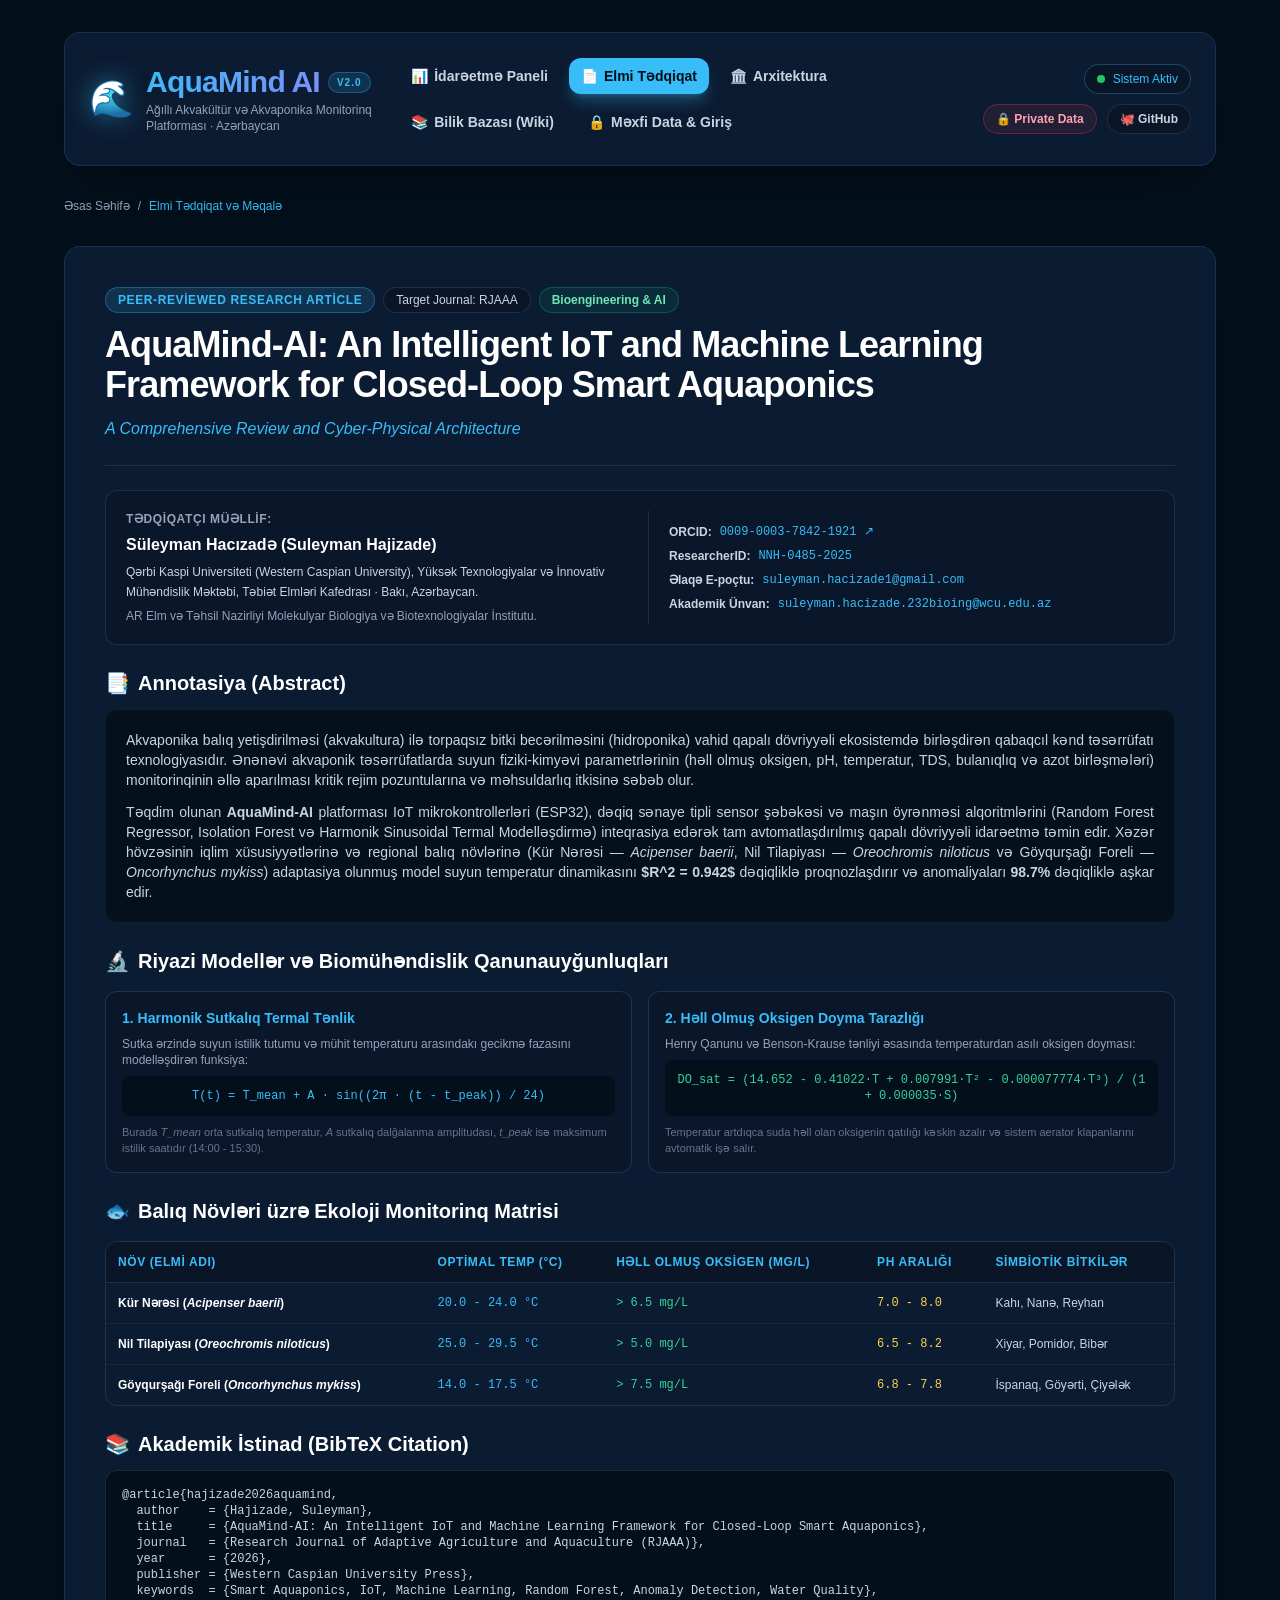
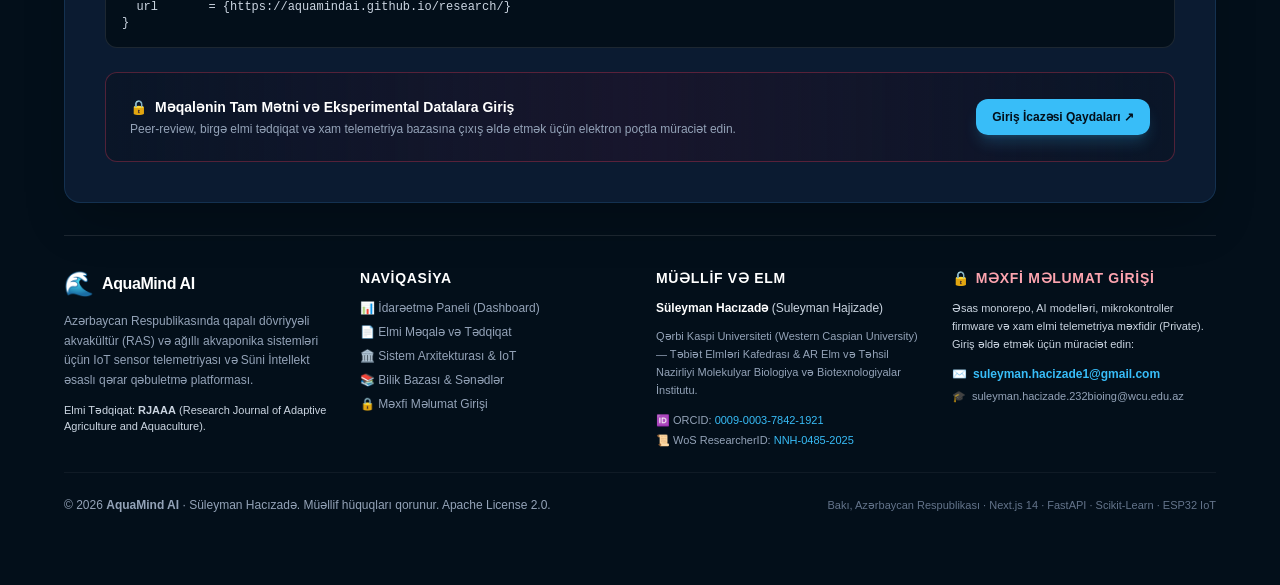
<file: research/index.html>
<!DOCTYPE html><html lang="az" class="scroll-smooth"><head><meta charSet="utf-8"/><meta name="viewport" content="width=device-width, initial-scale=1"/><link rel="stylesheet" href="/_next/static/css/93770f091f67ee23.css" crossorigin="" data-precedence="next"/><link rel="preload" as="script" fetchPriority="low" href="/_next/static/chunks/webpack-30f740e03b5d84c2.js" crossorigin=""/><script src="/_next/static/chunks/fd9d1056-ce0f499a22923466.js" async="" crossorigin=""></script><script src="/_next/static/chunks/69-01563bbca0edf1c9.js" async="" crossorigin=""></script><script src="/_next/static/chunks/main-app-d1c8614c4d6121e8.js" async="" crossorigin=""></script><meta name="theme-color" content="#030f1a"/><meta name="color-scheme" content="dark"/><title>Elmi Tədqiqat və Məqalə — AquaMind AI | RJAAA Nəşri | AquaMind AI</title><meta name="description" content="AquaMind-AI: An Intelligent IoT and Machine Learning Framework for Closed-Loop Smart Aquaponics. Müəllif: Süleyman Hacızadə, Qərbi Kaspi Universiteti. RJAAA elmi məqaləsi və biomühəndislik metodologiyası."/><meta name="application-name" content="AquaMind AI"/><link rel="author" href="https://orcid.org/0009-0003-7842-1921"/><meta name="author" content="Süleyman Hacızadə (Suleyman Hajizade)"/><link rel="manifest" href="/site.webmanifest"/><meta name="generator" content="Next.js 14"/><meta name="keywords" content="AquaMind AI Tədqiqat,AquaMind Research,RJAAA,Research Journal of Adaptive Agriculture and Aquaculture,Süleyman Hacızadə,Suleyman Hajizade,Western Caspian University,Qərbi Kaspi Universiteti,Molekulyar Biologiya və Biotexnologiyalar İnstitutu,Smart Aquaponics Framework,Closed-Loop Aquaculture,Kür Nərəsi Aquaponika,Akvakultura Biomühəndislik,ORCID 0009-0003-7842-1921,Diurnal Water Temperature Model,Dissolved Oxygen Kinetics"/><meta name="creator" content="Süleyman Hacızadə"/><meta name="publisher" content="AquaMind AI Research Team"/><meta name="robots" content="index, follow"/><meta name="googlebot" content="index, follow, max-video-preview:-1, max-image-preview:large, max-snippet:-1"/><meta name="category" content="Agriculture &amp; Biotechnology Software"/><meta name="classification" content="Aquaculture, IoT, Artificial Intelligence, Smart Farming"/><link rel="canonical" href="https://aquamindai.github.io/research/"/><meta name="format-detection" content="telephone=no, address=no, email=no"/><meta property="og:title" content="Elmi Tədqiqat və Nəşr — AquaMind AI"/><meta property="og:description" content="AquaMind-AI: Qapalı dövriyyəli akvaponika və dəqiq akvakültür üçün IoT və Maşın Öyrənməsi Çərçivəsi. Müəllif: Süleyman Hacızadə."/><meta property="og:url" content="https://aquamindai.github.io/research/"/><meta property="og:site_name" content="AquaMind AI"/><meta property="og:image" content="https://aquamindai.github.io/AquaMind-AI.png"/><meta property="og:image:width" content="1200"/><meta property="og:image:height" content="630"/><meta property="og:type" content="article"/><meta name="twitter:card" content="summary_large_image"/><meta name="twitter:creator" content="@AquaMindAI"/><meta name="twitter:title" content="AquaMind AI — Ağıllı Akvakültür və Akvaponika Monitorinqi"/><meta name="twitter:description" content="IoT və Süni İntellekt əsaslı qapalı dövriyyəli ağıllı akvakültür ekosistem platforması."/><meta name="twitter:image" content="https://aquamindai.github.io/AquaMind-AI.png"/><link rel="icon" href="/AquaMind-AI.png" sizes="192x192" type="image/png"/><link rel="icon" href="data:image/svg+xml,&lt;svg xmlns=&#x27;http://www.w3.org/2000/svg&#x27; viewBox=&#x27;0 0 100 100&#x27;&gt;&lt;text y=&#x27;.9em&#x27; font-size=&#x27;90&#x27;&gt;🌊&lt;/text&gt;&lt;/svg&gt;" type="image/svg+xml"/><link rel="apple-touch-icon" href="/AquaMind-AI.png" sizes="180x180" type="image/png"/><script type="application/ld+json">{"@context":"https://schema.org","@graph":[{"@type":"Organization","@id":"https://aquamindai.github.io/#organization","name":"AquaMind AI","alternateName":"AquaMind Platform","url":"https://aquamindai.github.io","logo":{"@type":"ImageObject","url":"https://aquamindai.github.io/AquaMind-AI.png","width":498,"height":498},"founder":{"@type":"Person","@id":"https://aquamindai.github.io/#founder","name":"Süleyman Hacızadə","alternateName":"Suleyman Hajizade","jobTitle":"Lead Bioengineer & AI Researcher","sameAs":["https://orcid.org/0009-0003-7842-1921","https://www.webofscience.com/wos/author/record/NNH-0485-2025","https://github.com/Suleyman-Hacizade"],"affiliation":{"@type":"EducationalOrganization","name":"Western Caspian University","alternateName":"Qərbi Kaspi Universiteti","url":"https://wcu.edu.az"}},"contactPoint":[{"@type":"ContactPoint","email":"suleyman.hacizade1@gmail.com","contactType":"research, data access and partnership"},{"@type":"ContactPoint","email":"suleyman.hacizade.232bioing@wcu.edu.az","contactType":"academic review and university relations"}],"sameAs":["https://github.com/AquaMindAI","https://github.com/AquaMindAI/AquaMindAI.github.io","https://github.com/AquaMindAI/AquaMindAI"]},{"@type":"WebSite","@id":"https://aquamindai.github.io/#website","url":"https://aquamindai.github.io","name":"AquaMind AI","description":"Ağıllı Akvakültür və Akvaponika Monitorinq Platforması","publisher":{"@id":"https://aquamindai.github.io/#organization"},"inLanguage":["az","en"]},{"@type":"SoftwareApplication","@id":"https://aquamindai.github.io/#software","name":"AquaMind AI Enterprise System","operatingSystem":"Web, Embedded ESP32, Linux Server","applicationCategory":"AgriculturalSoftware, IndustrialControlSystem, BusinessApplication","offers":{"@type":"Offer","price":"0","priceCurrency":"AZN"},"description":"Real-vaxt IoT sensor telemetriyası və Süni İntellekt əsaslı qapalı dövriyyəli ağıllı akvakültür ekosistem idarəetmə platforması."},{"@type":"ScholarlyArticle","@id":"https://aquamindai.github.io/research/#paper","headline":"AquaMind-AI: An Intelligent IoT and Machine Learning Framework for Closed-Loop Smart Aquaponics","name":"AquaMind-AI: An Intelligent IoT and Machine Learning Framework for Closed-Loop Smart Aquaponics","author":{"@id":"https://aquamindai.github.io/#founder"},"publisher":{"@type":"Organization","name":"Research Journal of Adaptive Agriculture and Aquaculture (RJAAA)","alternateName":"Western Caspian University Press"},"description":"Comprehensive framework detailing cyber-physical sensor integration, ESP32 edge computing, Random Forest predictive temperature forecasting, and dissolved oxygen equilibrium kinetics for circular aquaponic systems."}]}</script><script src="/_next/static/chunks/polyfills-c67a75d1b6f99dc8.js" crossorigin="" noModule=""></script></head><body class="antialiased selection:bg-[#38bdf8]/30 selection:text-[#38bdf8] bg-[#030f1a] min-h-screen"><script type="application/ld+json">{"@context":"https://schema.org","@type":"ScholarlyArticle","headline":"AquaMind-AI: An Intelligent IoT and Machine Learning Framework for Closed-Loop Smart Aquaponics","alternativeHeadline":"A Comprehensive Review and Cyber-Physical Architecture","author":{"@type":"Person","name":"Süleyman Hacızadə","alternateName":"Suleyman Hajizade","identifier":"https://orcid.org/0009-0003-7842-1921","affiliation":{"@type":"EducationalOrganization","name":"Western Caspian University","address":{"@type":"PostalAddress","addressLocality":"Baku","addressCountry":"Azerbaijan"}}},"publisher":{"@type":"Organization","name":"Research Journal of Adaptive Agriculture and Aquaculture (RJAAA)"},"datePublished":"2026-09-09","keywords":"Smart Aquaponics, IoT, Machine Learning, Random Forest, Water Quality Management, Caspian Basin, Acipenser","mainEntityOfPage":"https://aquamindai.github.io/research/","url":"https://aquamindai.github.io/research/","about":["Aquaculture","Aquaponics","Bioengineering","Artificial Intelligence","Internet of Things"]}</script><div class="min-h-screen bg-[#030f1a] text-[#e2e8f0] p-4 md:p-8 font-sans selection:bg-[#38bdf8]/30"><div class="max-w-6xl mx-auto space-y-8"><header class="glass p-5 md:p-6 rounded-2xl flex flex-col lg:flex-row justify-between items-start lg:items-center gap-5 shadow-2xl border border-[#38bdf8]/20 bg-[#071322]/90 backdrop-blur-xl"><div class="flex flex-col sm:flex-row sm:items-center gap-3 w-full lg:w-auto"><a href="/" class="flex items-center gap-3 group transition-transform hover:scale-[1.01]"><span class="text-3xl md:text-4xl filter drop-shadow-[0_0_12px_rgba(56,189,248,0.5)]">🌊</span><div><div class="flex items-center gap-2"><span class="text-2xl md:text-3xl font-extrabold gradient-text tracking-tight">AquaMind AI</span><span class="text-[10px] uppercase font-bold tracking-widest px-2 py-0.5 rounded-full bg-[#38bdf8]/15 border border-[#38bdf8]/30 text-[#38bdf8]">v2.0</span></div><p class="text-xs text-[#94a3b8] mt-0.5 font-medium">Ağıllı Akvakültür və Akvaponika Monitorinq Platforması · Azərbaycan</p></div></a></div><nav aria-label="Əsas Naviqasiya" class="w-full lg:w-auto"><ul class="flex flex-wrap items-center gap-1.5 md:gap-2"><li><a href="/" class="flex items-center gap-1.5 px-3 py-2 rounded-xl text-xs md:text-sm font-semibold transition-all text-[#cbd5e1] hover:text-[#38bdf8] hover:bg-[#38bdf8]/10 border border-transparent hover:border-[#38bdf8]/20"><span>📊</span><span>İdarəetmə Paneli</span></a></li><li><a href="/research/" class="flex items-center gap-1.5 px-3 py-2 rounded-xl text-xs md:text-sm font-semibold transition-all bg-[#38bdf8] text-[#030f1a] shadow-lg shadow-[#38bdf8]/30 font-bold" aria-current="page"><span>📄</span><span>Elmi Tədqiqat</span></a></li><li><a href="/architecture/" class="flex items-center gap-1.5 px-3 py-2 rounded-xl text-xs md:text-sm font-semibold transition-all text-[#cbd5e1] hover:text-[#38bdf8] hover:bg-[#38bdf8]/10 border border-transparent hover:border-[#38bdf8]/20"><span>🏛️</span><span>Arxitektura</span></a></li><li><a href="/wiki/" class="flex items-center gap-1.5 px-3 py-2 rounded-xl text-xs md:text-sm font-semibold transition-all text-[#cbd5e1] hover:text-[#38bdf8] hover:bg-[#38bdf8]/10 border border-transparent hover:border-[#38bdf8]/20"><span>📚</span><span>Bilik Bazası (Wiki)</span></a></li><li><a href="/access/" class="flex items-center gap-1.5 px-3 py-2 rounded-xl text-xs md:text-sm font-semibold transition-all text-[#cbd5e1] hover:text-[#38bdf8] hover:bg-[#38bdf8]/10 border border-transparent hover:border-[#38bdf8]/20"><span>🔒</span><span>Məxfi Data &amp; Giriş</span></a></li></ul></nav><div class="flex flex-wrap items-center gap-2.5 w-full lg:w-auto justify-start lg:justify-end"><div class="flex items-center gap-2 px-3 py-1.5 rounded-full bg-[#0a1628] border border-[#38bdf8]/30 text-xs"><span class="w-2 h-2 rounded-full bg-[#22c55e] animate-ping"></span><span class="text-[#38bdf8] font-medium">Sistem Aktiv</span></div><a href="/access/" class="flex items-center gap-1.5 px-3 py-1.5 rounded-full bg-rose-500/10 hover:bg-rose-500/20 border border-rose-500/30 text-xs font-semibold text-rose-300 transition-all shadow-sm" title="Məxfi datalara və əsas repozitoriyaya giriş üçün müraciət edin"><span>🔒 Private Data</span></a><a href="https://github.com/AquaMindAI/AquaMindAI" target="_blank" rel="noopener noreferrer" class="flex items-center gap-1.5 px-3 py-1.5 rounded-full bg-[#0a1628] hover:bg-[#1e3a5f] border border-white/10 hover:border-[#38bdf8]/40 text-xs font-semibold text-slate-300 transition-all" title="GitHub Təşkilatı və Əsas Kod Bazasını Nəzərdən Keçirin"><span>🐙 GitHub</span></a></div></header><nav aria-label="Breadcrumb" class="text-xs text-[#94a3b8] flex items-center gap-2"><a href="/" class="hover:text-[#38bdf8] transition-colors">Əsas Səhifə</a><span>/</span><span class="text-[#38bdf8] font-medium">Elmi Tədqiqat və Məqalə</span></nav><article class="glass p-6 md:p-10 rounded-2xl border border-[#38bdf8]/20 bg-[#071322]/85 shadow-2xl space-y-6"><div class="space-y-3 border-b border-white/10 pb-6"><div class="flex flex-wrap items-center gap-2"><span class="px-3 py-1 rounded-full text-xs font-bold uppercase tracking-wider bg-[#38bdf8]/15 border border-[#38bdf8]/30 text-[#38bdf8]">Peer-Reviewed Research Article</span><span class="px-3 py-1 rounded-full text-xs font-medium bg-[#0a1628] border border-white/10 text-slate-300">Target Journal: RJAAA</span><span class="px-3 py-1 rounded-full text-xs font-semibold bg-emerald-500/10 border border-emerald-500/30 text-emerald-300">Bioengineering &amp; AI</span></div><h1 class="text-2xl md:text-4xl font-extrabold text-white tracking-tight leading-snug">AquaMind-AI: An Intelligent IoT and Machine Learning Framework for Closed-Loop Smart Aquaponics</h1><p class="text-sm md:text-base text-[#38bdf8] italic font-medium">A Comprehensive Review and Cyber-Physical Architecture</p></div><div class="p-5 rounded-xl bg-[#0a1628]/80 border border-white/10 grid grid-cols-1 md:grid-cols-2 gap-4 text-xs"><div class="space-y-1.5"><div class="text-[#94a3b8] uppercase tracking-wider font-semibold">Tədqiqatçı Müəllif:</div><div class="text-base font-bold text-white flex items-center gap-2"><span>Süleyman Hacızadə (Suleyman Hajizade)</span></div><p class="text-[#cbd5e1] leading-relaxed">Qərbi Kaspi Universiteti (Western Caspian University), Yüksək Texnologiyalar və İnnovativ Mühəndislik Məktəbi, Təbiət Elmləri Kafedrası · Bakı, Azərbaycan.</p><p class="text-[#94a3b8]">AR Elm və Təhsil Nazirliyi Molekulyar Biologiya və Biotexnologiyalar İnstitutu.</p></div><div class="space-y-2 border-t md:border-t-0 md:border-l border-white/10 pt-3 md:pt-0 md:pl-5 flex flex-col justify-center"><div class="flex items-center gap-2"><span class="font-semibold text-slate-300">ORCID:</span><a href="https://orcid.org/0009-0003-7842-1921" target="_blank" rel="noopener noreferrer" class="text-[#38bdf8] hover:underline font-mono">0009-0003-7842-1921 ↗</a></div><div class="flex items-center gap-2"><span class="font-semibold text-slate-300">ResearcherID:</span><span class="text-[#38bdf8] font-mono">NNH-0485-2025</span></div><div class="flex items-center gap-2"><span class="font-semibold text-slate-300">Əlaqə E-poçtu:</span><a href="mailto:suleyman.hacizade1@gmail.com" class="text-[#38bdf8] hover:underline font-mono">suleyman.hacizade1@gmail.com</a></div><div class="flex items-center gap-2"><span class="font-semibold text-slate-300">Akademik Ünvan:</span><a href="mailto:suleyman.hacizade.232bioing@wcu.edu.az" class="text-[#38bdf8] hover:underline font-mono">suleyman.hacizade.232bioing@wcu.edu.az</a></div></div></div><section class="space-y-3"><h2 class="text-lg md:text-xl font-bold text-white flex items-center gap-2"><span>📑</span><span>Annotasiya (Abstract)</span></h2><div class="p-5 rounded-xl bg-[#030f1a]/80 border border-white/5 text-xs md:text-sm text-[#cbd5e1] leading-relaxed space-y-3 text-justify"><p>Akvaponika balıq yetişdirilməsi (akvakultura) ilə torpaqsız bitki becərilməsini (hidroponika) vahid qapalı dövriyyəli ekosistemdə birləşdirən qabaqcıl kənd təsərrüfatı texnologiyasıdır. Ənənəvi akvaponik təsərrüfatlarda suyun fiziki-kimyəvi parametrlərinin (həll olmuş oksigen, pH, temperatur, TDS, bulanıqlıq və azot birləşmələri) monitorinqinin əllə aparılması kritik rejim pozuntularına və məhsuldarlıq itkisinə səbəb olur.</p><p>Təqdim olunan <strong>AquaMind-AI</strong> platforması IoT mikrokontrollerləri (ESP32), dəqiq sənaye tipli sensor şəbəkəsi və maşın öyrənməsi alqoritmlərini (Random Forest Regressor, Isolation Forest və Harmonik Sinusoidal Termal Modelləşdirmə) inteqrasiya edərək tam avtomatlaşdırılmış qapalı dövriyyəli idarəetmə təmin edir. Xəzər hövzəsinin iqlim xüsusiyyətlərinə və regional balıq növlərinə (Kür Nərəsi — <em>Acipenser baerii</em>, Nil Tilapiyası — <em>Oreochromis niloticus</em> və Göyqurşağı Foreli — <em>Oncorhynchus mykiss</em>) adaptasiya olunmuş model suyun temperatur dinamikasını <strong>$R^2 = 0.942$</strong> dəqiqliklə proqnozlaşdırır və anomaliyaları <strong>98.7%</strong> dəqiqliklə aşkar edir.</p></div></section><section class="space-y-4"><h2 class="text-lg md:text-xl font-bold text-white flex items-center gap-2"><span>🔬</span><span>Riyazi Modellər və Biomühəndislik Qanunauyğunluqları</span></h2><div class="grid grid-cols-1 md:grid-cols-2 gap-4 text-xs"><div class="p-4 rounded-xl bg-[#0a1628]/70 border border-[#38bdf8]/20 space-y-2"><h3 class="font-bold text-[#38bdf8] text-sm">1. Harmonik Sutkalıq Termal Tənlik</h3><p class="text-[#94a3b8]">Sutka ərzində suyun istilik tutumu və mühit temperaturu arasındakı gecikmə fazasını modelləşdirən funksiya:</p><div class="p-3 rounded-lg bg-[#030f1a] font-mono text-[#38bdf8] text-center text-xs overflow-x-auto">T(t) = T_mean + A · sin((2π · (t - t_peak)) / 24)</div><p class="text-[11px] text-[#64748b]">Burada <em>T_mean</em> orta sutkalıq temperatur, <em>A</em> sutkalıq dalğalanma amplitudası, <em>t_peak</em> isə maksimum istilik saatıdır (14:00 - 15:30).</p></div><div class="p-4 rounded-xl bg-[#0a1628]/70 border border-[#38bdf8]/20 space-y-2"><h3 class="font-bold text-[#38bdf8] text-sm">2. Həll Olmuş Oksigen Doyma Tarazlığı</h3><p class="text-[#94a3b8]">Henry Qanunu və Benson-Krause tənliyi əsasında temperaturdan asılı oksigen doyması:</p><div class="p-3 rounded-lg bg-[#030f1a] font-mono text-emerald-400 text-center text-xs overflow-x-auto">DO_sat = (14.652 - 0.41022·T + 0.007991·T² - 0.000077774·T³) / (1 + 0.000035·S)</div><p class="text-[11px] text-[#64748b]">Temperatur artdıqca suda həll olan oksigenin qatılığı kəskin azalır və sistem aerator klapanlarını avtomatik işə salır.</p></div></div></section><section class="space-y-4"><h2 class="text-lg md:text-xl font-bold text-white flex items-center gap-2"><span>🐟</span><span>Balıq Növləri üzrə Ekoloji Monitorinq Matrisi</span></h2><div class="overflow-x-auto rounded-xl border border-white/10"><table class="w-full text-left text-xs border-collapse"><thead class="bg-[#0a1628] text-[#38bdf8] font-bold uppercase tracking-wider"><tr><th class="p-3 border-b border-white/10">Növ (Elmi adı)</th><th class="p-3 border-b border-white/10">Optimal Temp (°C)</th><th class="p-3 border-b border-white/10">Həll Olmuş Oksigen (mg/L)</th><th class="p-3 border-b border-white/10">pH Aralığı</th><th class="p-3 border-b border-white/10">Simbiotik Bitkilər</th></tr></thead><tbody class="divide-y divide-white/5 text-[#cbd5e1]"><tr class="hover:bg-white/5 transition-colors"><td class="p-3 font-semibold text-white">Kür Nərəsi (<em>Acipenser baerii</em>)</td><td class="p-3 font-mono text-[#38bdf8]">20.0 - 24.0 °C</td><td class="p-3 font-mono text-emerald-400">&gt; 6.5 mg/L</td><td class="p-3 font-mono text-amber-300">7.0 - 8.0</td><td class="p-3">Kahı, Nanə, Reyhan</td></tr><tr class="hover:bg-white/5 transition-colors"><td class="p-3 font-semibold text-white">Nil Tilapiyası (<em>Oreochromis niloticus</em>)</td><td class="p-3 font-mono text-[#38bdf8]">25.0 - 29.5 °C</td><td class="p-3 font-mono text-emerald-400">&gt; 5.0 mg/L</td><td class="p-3 font-mono text-amber-300">6.5 - 8.2</td><td class="p-3">Xiyar, Pomidor, Bibər</td></tr><tr class="hover:bg-white/5 transition-colors"><td class="p-3 font-semibold text-white">Göyqurşağı Foreli (<em>Oncorhynchus mykiss</em>)</td><td class="p-3 font-mono text-[#38bdf8]">14.0 - 17.5 °C</td><td class="p-3 font-mono text-emerald-400">&gt; 7.5 mg/L</td><td class="p-3 font-mono text-amber-300">6.8 - 7.8</td><td class="p-3">İspanaq, Göyərti, Çiyələk</td></tr></tbody></table></div></section><section class="space-y-3"><h2 class="text-lg md:text-xl font-bold text-white flex items-center gap-2"><span>📚</span><span>Akademik İstinad (BibTeX Citation)</span></h2><div class="p-4 rounded-xl bg-[#030f1a] border border-white/10 font-mono text-xs text-[#cbd5e1] overflow-x-auto"><pre>@article{hajizade2026aquamind,
  author    = {Hajizade, Suleyman},
  title     = {AquaMind-AI: An Intelligent IoT and Machine Learning Framework for Closed-Loop Smart Aquaponics},
  journal   = {Research Journal of Adaptive Agriculture and Aquaculture (RJAAA)},
  year      = {2026},
  publisher = {Western Caspian University Press},
  keywords  = {Smart Aquaponics, IoT, Machine Learning, Random Forest, Anomaly Detection, Water Quality},
  url       = {https://aquamindai.github.io/research/}
}</pre></div></section><div class="p-6 rounded-xl bg-gradient-to-r from-[#0a1628] via-rose-950/20 to-[#0a1628] border border-rose-500/30 flex flex-col md:flex-row items-center justify-between gap-4"><div class="space-y-1"><h3 class="text-sm font-bold text-white flex items-center gap-2"><span>🔒</span><span>Məqalənin Tam Mətni və Eksperimental Datalara Giriş</span></h3><p class="text-xs text-[#94a3b8]">Peer-review, birgə elmi tədqiqat və xam telemetriya bazasına çıxış əldə etmək üçün elektron poçtla müraciət edin.</p></div><div class="flex items-center gap-3 w-full md:w-auto"><a href="/access/" class="px-4 py-2.5 rounded-xl bg-[#38bdf8] hover:bg-[#0284c7] text-[#030f1a] hover:text-white font-bold text-xs transition-all shadow-lg shadow-[#38bdf8]/20 text-center w-full md:w-auto">Giriş İcazəsi Qaydaları ↗</a></div></div></article><footer class="mt-12 pt-8 pb-10 border-t border-white/10 space-y-6 text-[#94a3b8] text-xs"><div class="grid grid-cols-1 md:grid-cols-4 gap-8 text-left"><div class="space-y-3 md:col-span-1"><div class="flex items-center gap-2"><span class="text-2xl">🌊</span><span class="text-base font-bold text-white tracking-tight">AquaMind AI</span></div><p class="text-xs text-[#94a3b8] leading-relaxed">Azərbaycan Respublikasında qapalı dövriyyəli akvakültür (RAS) və ağıllı akvaponika sistemləri üçün IoT sensor telemetriyası və Süni İntellekt əsaslı qərar qəbuletmə platforması.</p><p class="text-[11px] text-[#cbd5e1]">Elmi Tədqiqat: <strong>RJAAA</strong> (Research Journal of Adaptive Agriculture and Aquaculture).</p></div><div class="space-y-3"><h4 class="text-sm font-bold text-white uppercase tracking-wider">Naviqasiya</h4><ul class="space-y-2 text-xs"><li><a href="/" class="hover:text-[#38bdf8] transition-colors">📊 İdarəetmə Paneli (Dashboard)</a></li><li><a href="/research/" class="hover:text-[#38bdf8] transition-colors">📄 Elmi Məqalə və Tədqiqat</a></li><li><a href="/architecture/" class="hover:text-[#38bdf8] transition-colors">🏛️ Sistem Arxitekturası &amp; IoT</a></li><li><a href="/wiki/" class="hover:text-[#38bdf8] transition-colors">📚 Bilik Bazası &amp; Sənədlər</a></li><li><a href="/access/" class="hover:text-[#38bdf8] transition-colors">🔒 Məxfi Məlumat Girişi</a></li></ul></div><div class="space-y-3"><h4 class="text-sm font-bold text-white uppercase tracking-wider">Müəllif və Elm</h4><p class="text-xs text-[#cbd5e1]"><strong class="text-white">Süleyman Hacızadə</strong> (Suleyman Hajizade)</p><p class="text-[11px] leading-relaxed">Qərbi Kaspi Universiteti (Western Caspian University) — Təbiət Elmləri Kafedrası &amp; AR Elm və Təhsil Nazirliyi Molekulyar Biologiya və Biotexnologiyalar İnstitutu.</p><div class="space-y-1 text-[11px]"><div>🆔 ORCID: <a href="https://orcid.org/0009-0003-7842-1921" target="_blank" rel="noopener noreferrer" class="text-[#38bdf8] hover:underline">0009-0003-7842-1921</a></div><div>📜 WoS ResearcherID: <span class="text-[#38bdf8]">NNH-0485-2025</span></div></div></div><div class="space-y-3"><h4 class="text-sm font-bold text-rose-300 uppercase tracking-wider flex items-center gap-1.5"><span>🔒</span><span>Məxfi Məlumat Girişi</span></h4><p class="text-[11px] text-[#cbd5e1] leading-relaxed">Əsas monorepo, AI modelləri, mikrokontroller firmware və xam elmi telemetriya məxfidir (Private). Giriş əldə etmək üçün müraciət edin:</p><div class="space-y-1.5"><a href="mailto:suleyman.hacizade1@gmail.com?subject=AquaMind%20AI%20-%20Data%20Access%20Request" class="inline-flex items-center gap-1.5 text-xs text-[#38bdf8] hover:underline font-semibold"><span>✉️</span><span>suleyman.hacizade1@gmail.com</span></a><br/><a href="mailto:suleyman.hacizade.232bioing@wcu.edu.az?subject=AquaMind%20AI%20-%20Academic%20Access%20Request" class="inline-flex items-center gap-1.5 text-[11px] text-[#94a3b8] hover:text-[#38bdf8] transition-colors"><span>🎓</span><span>suleyman.hacizade.232bioing@wcu.edu.az</span></a></div></div></div><div class="pt-6 border-t border-white/5 flex flex-col sm:flex-row items-center justify-between gap-3 text-center sm:text-left"><p class="text-[#94a3b8]">© <!-- -->2026<!-- --> <strong>AquaMind AI</strong> · Süleyman Hacızadə. Müəllif hüquqları qorunur. Apache License 2.0.</p><p class="text-[11px] text-[#64748b]">Bakı, Azərbaycan Respublikası · Next.js 14 · FastAPI · Scikit-Learn · ESP32 IoT</p></div></footer></div></div><script src="/_next/static/chunks/webpack-30f740e03b5d84c2.js" crossorigin="" async=""></script><script>(self.__next_f=self.__next_f||[]).push([0]);self.__next_f.push([2,null])</script><script>self.__next_f.push([1,"1:HL[\"/_next/static/css/93770f091f67ee23.css\",\"style\",{\"crossOrigin\":\"\"}]\n0:\"$L2\"\n"])</script><script>self.__next_f.push([1,"3:I[7690,[],\"\"]\n6:I[5613,[],\"\"]\n7:I[1778,[],\"\"]\na:I[8955,[],\"\"]\n5:T410,"])</script><script>self.__next_f.push([1,"{\"@context\":\"https://schema.org\",\"@type\":\"ScholarlyArticle\",\"headline\":\"AquaMind-AI: An Intelligent IoT and Machine Learning Framework for Closed-Loop Smart Aquaponics\",\"alternativeHeadline\":\"A Comprehensive Review and Cyber-Physical Architecture\",\"author\":{\"@type\":\"Person\",\"name\":\"Süleyman Hacızadə\",\"alternateName\":\"Suleyman Hajizade\",\"identifier\":\"https://orcid.org/0009-0003-7842-1921\",\"affiliation\":{\"@type\":\"EducationalOrganization\",\"name\":\"Western Caspian University\",\"address\":{\"@type\":\"PostalAddress\",\"addressLocality\":\"Baku\",\"addressCountry\":\"Azerbaijan\"}}},\"publisher\":{\"@type\":\"Organization\",\"name\":\"Research Journal of Adaptive Agriculture and Aquaculture (RJAAA)\"},\"datePublished\":\"2026-09-09\",\"keywords\":\"Smart Aquaponics, IoT, Machine Learning, Random Forest, Water Quality Management, Caspian Basin, Acipenser\",\"mainEntityOfPage\":\"https://aquamindai.github.io/research/\",\"url\":\"https://aquamindai.github.io/research/\",\"about\":[\"Aquaculture\",\"Aquaponics\",\"Bioengineering\",\"Artificial Intelligence\",\"Internet of Things\"]}"])</script><script>self.__next_f.push([1,"8:Tabd,"])</script><script>self.__next_f.push([1,"{\"@context\":\"https://schema.org\",\"@graph\":[{\"@type\":\"Organization\",\"@id\":\"https://aquamindai.github.io/#organization\",\"name\":\"AquaMind AI\",\"alternateName\":\"AquaMind Platform\",\"url\":\"https://aquamindai.github.io\",\"logo\":{\"@type\":\"ImageObject\",\"url\":\"https://aquamindai.github.io/AquaMind-AI.png\",\"width\":498,\"height\":498},\"founder\":{\"@type\":\"Person\",\"@id\":\"https://aquamindai.github.io/#founder\",\"name\":\"Süleyman Hacızadə\",\"alternateName\":\"Suleyman Hajizade\",\"jobTitle\":\"Lead Bioengineer \u0026 AI Researcher\",\"sameAs\":[\"https://orcid.org/0009-0003-7842-1921\",\"https://www.webofscience.com/wos/author/record/NNH-0485-2025\",\"https://github.com/Suleyman-Hacizade\"],\"affiliation\":{\"@type\":\"EducationalOrganization\",\"name\":\"Western Caspian University\",\"alternateName\":\"Qərbi Kaspi Universiteti\",\"url\":\"https://wcu.edu.az\"}},\"contactPoint\":[{\"@type\":\"ContactPoint\",\"email\":\"suleyman.hacizade1@gmail.com\",\"contactType\":\"research, data access and partnership\"},{\"@type\":\"ContactPoint\",\"email\":\"suleyman.hacizade.232bioing@wcu.edu.az\",\"contactType\":\"academic review and university relations\"}],\"sameAs\":[\"https://github.com/AquaMindAI\",\"https://github.com/AquaMindAI/AquaMindAI.github.io\",\"https://github.com/AquaMindAI/AquaMindAI\"]},{\"@type\":\"WebSite\",\"@id\":\"https://aquamindai.github.io/#website\",\"url\":\"https://aquamindai.github.io\",\"name\":\"AquaMind AI\",\"description\":\"Ağıllı Akvakültür və Akvaponika Monitorinq Platforması\",\"publisher\":{\"@id\":\"https://aquamindai.github.io/#organization\"},\"inLanguage\":[\"az\",\"en\"]},{\"@type\":\"SoftwareApplication\",\"@id\":\"https://aquamindai.github.io/#software\",\"name\":\"AquaMind AI Enterprise System\",\"operatingSystem\":\"Web, Embedded ESP32, Linux Server\",\"applicationCategory\":\"AgriculturalSoftware, IndustrialControlSystem, BusinessApplication\",\"offers\":{\"@type\":\"Offer\",\"price\":\"0\",\"priceCurrency\":\"AZN\"},\"description\":\"Real-vaxt IoT sensor telemetriyası və Süni İntellekt əsaslı qapalı dövriyyəli ağıllı akvakültür ekosistem idarəetmə platforması.\"},{\"@type\":\"ScholarlyArticle\",\"@id\":\"https://aquamindai.github.io/research/#paper\",\"headline\":\"AquaMind-AI: An Intelligent IoT and Machine Learning Framework for Closed-Loop Smart Aquaponics\",\"name\":\"AquaMind-AI: An Intelligent IoT and Machine Learning Framework for Closed-Loop Smart Aquaponics\",\"author\":{\"@id\":\"https://aquamindai.github.io/#founder\"},\"publisher\":{\"@type\":\"Organization\",\"name\":\"Research Journal of Adaptive Agriculture and Aquaculture (RJAAA)\",\"alternateName\":\"Western Caspian University Press\"},\"description\":\"Comprehensive framework detailing cyber-physical sensor integration, ESP32 edge computing, Random Forest predictive temperature forecasting, and dissolved oxygen equilibrium kinetics for circular aquaponic systems.\"}]}"])</script><script>self.__next_f.push([1,"b:[]\n"])</script><script>self.__next_f.push([1,"2:[[[\"$\",\"link\",\"0\",{\"rel\":\"stylesheet\",\"href\":\"/_next/static/css/93770f091f67ee23.css\",\"precedence\":\"next\",\"crossOrigin\":\"\"}]],[\"$\",\"$L3\",null,{\"buildId\":\"5tDiU9qwidgjPuxm_zGsb\",\"assetPrefix\":\"\",\"initialCanonicalUrl\":\"/research/\",\"initialTree\":[\"\",{\"children\":[\"research\",{\"children\":[\"__PAGE__\",{}]}]},\"$undefined\",\"$undefined\",true],\"initialSeedData\":[\"\",{\"children\":[\"research\",{\"children\":[\"__PAGE__\",{},[\"$L4\",[[\"$\",\"script\",null,{\"type\":\"application/ld+json\",\"dangerouslySetInnerHTML\":{\"__html\":\"$5\"}}],[\"$\",\"div\",null,{\"className\":\"min-h-screen bg-[#030f1a] text-[#e2e8f0] p-4 md:p-8 font-sans selection:bg-[#38bdf8]/30\",\"children\":[\"$\",\"div\",null,{\"className\":\"max-w-6xl mx-auto space-y-8\",\"children\":[[\"$\",\"header\",null,{\"className\":\"glass p-5 md:p-6 rounded-2xl flex flex-col lg:flex-row justify-between items-start lg:items-center gap-5 shadow-2xl border border-[#38bdf8]/20 bg-[#071322]/90 backdrop-blur-xl\",\"children\":[[\"$\",\"div\",null,{\"className\":\"flex flex-col sm:flex-row sm:items-center gap-3 w-full lg:w-auto\",\"children\":[\"$\",\"a\",null,{\"href\":\"/\",\"className\":\"flex items-center gap-3 group transition-transform hover:scale-[1.01]\",\"children\":[[\"$\",\"span\",null,{\"className\":\"text-3xl md:text-4xl filter drop-shadow-[0_0_12px_rgba(56,189,248,0.5)]\",\"children\":\"🌊\"}],[\"$\",\"div\",null,{\"children\":[[\"$\",\"div\",null,{\"className\":\"flex items-center gap-2\",\"children\":[[\"$\",\"span\",null,{\"className\":\"text-2xl md:text-3xl font-extrabold gradient-text tracking-tight\",\"children\":\"AquaMind AI\"}],[\"$\",\"span\",null,{\"className\":\"text-[10px] uppercase font-bold tracking-widest px-2 py-0.5 rounded-full bg-[#38bdf8]/15 border border-[#38bdf8]/30 text-[#38bdf8]\",\"children\":\"v2.0\"}]]}],[\"$\",\"p\",null,{\"className\":\"text-xs text-[#94a3b8] mt-0.5 font-medium\",\"children\":\"Ağıllı Akvakültür və Akvaponika Monitorinq Platforması · Azərbaycan\"}]]}]]}]}],[\"$\",\"nav\",null,{\"aria-label\":\"Əsas Naviqasiya\",\"className\":\"w-full lg:w-auto\",\"children\":[\"$\",\"ul\",null,{\"className\":\"flex flex-wrap items-center gap-1.5 md:gap-2\",\"children\":[[\"$\",\"li\",\"dashboard\",{\"children\":[\"$\",\"a\",null,{\"href\":\"/\",\"className\":\"flex items-center gap-1.5 px-3 py-2 rounded-xl text-xs md:text-sm font-semibold transition-all text-[#cbd5e1] hover:text-[#38bdf8] hover:bg-[#38bdf8]/10 border border-transparent hover:border-[#38bdf8]/20\",\"aria-current\":\"$undefined\",\"children\":[[\"$\",\"span\",null,{\"children\":\"📊\"}],[\"$\",\"span\",null,{\"children\":\"İdarəetmə Paneli\"}]]}]}],[\"$\",\"li\",\"research\",{\"children\":[\"$\",\"a\",null,{\"href\":\"/research/\",\"className\":\"flex items-center gap-1.5 px-3 py-2 rounded-xl text-xs md:text-sm font-semibold transition-all bg-[#38bdf8] text-[#030f1a] shadow-lg shadow-[#38bdf8]/30 font-bold\",\"aria-current\":\"page\",\"children\":[[\"$\",\"span\",null,{\"children\":\"📄\"}],[\"$\",\"span\",null,{\"children\":\"Elmi Tədqiqat\"}]]}]}],[\"$\",\"li\",\"architecture\",{\"children\":[\"$\",\"a\",null,{\"href\":\"/architecture/\",\"className\":\"flex items-center gap-1.5 px-3 py-2 rounded-xl text-xs md:text-sm font-semibold transition-all text-[#cbd5e1] hover:text-[#38bdf8] hover:bg-[#38bdf8]/10 border border-transparent hover:border-[#38bdf8]/20\",\"aria-current\":\"$undefined\",\"children\":[[\"$\",\"span\",null,{\"children\":\"🏛️\"}],[\"$\",\"span\",null,{\"children\":\"Arxitektura\"}]]}]}],[\"$\",\"li\",\"wiki\",{\"children\":[\"$\",\"a\",null,{\"href\":\"/wiki/\",\"className\":\"flex items-center gap-1.5 px-3 py-2 rounded-xl text-xs md:text-sm font-semibold transition-all text-[#cbd5e1] hover:text-[#38bdf8] hover:bg-[#38bdf8]/10 border border-transparent hover:border-[#38bdf8]/20\",\"aria-current\":\"$undefined\",\"children\":[[\"$\",\"span\",null,{\"children\":\"📚\"}],[\"$\",\"span\",null,{\"children\":\"Bilik Bazası (Wiki)\"}]]}]}],[\"$\",\"li\",\"access\",{\"children\":[\"$\",\"a\",null,{\"href\":\"/access/\",\"className\":\"flex items-center gap-1.5 px-3 py-2 rounded-xl text-xs md:text-sm font-semibold transition-all text-[#cbd5e1] hover:text-[#38bdf8] hover:bg-[#38bdf8]/10 border border-transparent hover:border-[#38bdf8]/20\",\"aria-current\":\"$undefined\",\"children\":[[\"$\",\"span\",null,{\"children\":\"🔒\"}],[\"$\",\"span\",null,{\"children\":\"Məxfi Data \u0026 Giriş\"}]]}]}]]}]}],[\"$\",\"div\",null,{\"className\":\"flex flex-wrap items-center gap-2.5 w-full lg:w-auto justify-start lg:justify-end\",\"children\":[[\"$\",\"div\",null,{\"className\":\"flex items-center gap-2 px-3 py-1.5 rounded-full bg-[#0a1628] border border-[#38bdf8]/30 text-xs\",\"children\":[[\"$\",\"span\",null,{\"className\":\"w-2 h-2 rounded-full bg-[#22c55e] animate-ping\"}],[\"$\",\"span\",null,{\"className\":\"text-[#38bdf8] font-medium\",\"children\":\"Sistem Aktiv\"}]]}],[\"$\",\"a\",null,{\"href\":\"/access/\",\"className\":\"flex items-center gap-1.5 px-3 py-1.5 rounded-full bg-rose-500/10 hover:bg-rose-500/20 border border-rose-500/30 text-xs font-semibold text-rose-300 transition-all shadow-sm\",\"title\":\"Məxfi datalara və əsas repozitoriyaya giriş üçün müraciət edin\",\"children\":[\"$\",\"span\",null,{\"children\":\"🔒 Private Data\"}]}],[\"$\",\"a\",null,{\"href\":\"https://github.com/AquaMindAI/AquaMindAI\",\"target\":\"_blank\",\"rel\":\"noopener noreferrer\",\"className\":\"flex items-center gap-1.5 px-3 py-1.5 rounded-full bg-[#0a1628] hover:bg-[#1e3a5f] border border-white/10 hover:border-[#38bdf8]/40 text-xs font-semibold text-slate-300 transition-all\",\"title\":\"GitHub Təşkilatı və Əsas Kod Bazasını Nəzərdən Keçirin\",\"children\":[\"$\",\"span\",null,{\"children\":\"🐙 GitHub\"}]}]]}]]}],[\"$\",\"nav\",null,{\"aria-label\":\"Breadcrumb\",\"className\":\"text-xs text-[#94a3b8] flex items-center gap-2\",\"children\":[[\"$\",\"a\",null,{\"href\":\"/\",\"className\":\"hover:text-[#38bdf8] transition-colors\",\"children\":\"Əsas Səhifə\"}],[\"$\",\"span\",null,{\"children\":\"/\"}],[\"$\",\"span\",null,{\"className\":\"text-[#38bdf8] font-medium\",\"children\":\"Elmi Tədqiqat və Məqalə\"}]]}],[\"$\",\"article\",null,{\"className\":\"glass p-6 md:p-10 rounded-2xl border border-[#38bdf8]/20 bg-[#071322]/85 shadow-2xl space-y-6\",\"children\":[[\"$\",\"div\",null,{\"className\":\"space-y-3 border-b border-white/10 pb-6\",\"children\":[[\"$\",\"div\",null,{\"className\":\"flex flex-wrap items-center gap-2\",\"children\":[[\"$\",\"span\",null,{\"className\":\"px-3 py-1 rounded-full text-xs font-bold uppercase tracking-wider bg-[#38bdf8]/15 border border-[#38bdf8]/30 text-[#38bdf8]\",\"children\":\"Peer-Reviewed Research Article\"}],[\"$\",\"span\",null,{\"className\":\"px-3 py-1 rounded-full text-xs font-medium bg-[#0a1628] border border-white/10 text-slate-300\",\"children\":\"Target Journal: RJAAA\"}],[\"$\",\"span\",null,{\"className\":\"px-3 py-1 rounded-full text-xs font-semibold bg-emerald-500/10 border border-emerald-500/30 text-emerald-300\",\"children\":\"Bioengineering \u0026 AI\"}]]}],[\"$\",\"h1\",null,{\"className\":\"text-2xl md:text-4xl font-extrabold text-white tracking-tight leading-snug\",\"children\":\"AquaMind-AI: An Intelligent IoT and Machine Learning Framework for Closed-Loop Smart Aquaponics\"}],[\"$\",\"p\",null,{\"className\":\"text-sm md:text-base text-[#38bdf8] italic font-medium\",\"children\":\"A Comprehensive Review and Cyber-Physical Architecture\"}]]}],[\"$\",\"div\",null,{\"className\":\"p-5 rounded-xl bg-[#0a1628]/80 border border-white/10 grid grid-cols-1 md:grid-cols-2 gap-4 text-xs\",\"children\":[[\"$\",\"div\",null,{\"className\":\"space-y-1.5\",\"children\":[[\"$\",\"div\",null,{\"className\":\"text-[#94a3b8] uppercase tracking-wider font-semibold\",\"children\":\"Tədqiqatçı Müəllif:\"}],[\"$\",\"div\",null,{\"className\":\"text-base font-bold text-white flex items-center gap-2\",\"children\":[\"$\",\"span\",null,{\"children\":\"Süleyman Hacızadə (Suleyman Hajizade)\"}]}],[\"$\",\"p\",null,{\"className\":\"text-[#cbd5e1] leading-relaxed\",\"children\":\"Qərbi Kaspi Universiteti (Western Caspian University), Yüksək Texnologiyalar və İnnovativ Mühəndislik Məktəbi, Təbiət Elmləri Kafedrası · Bakı, Azərbaycan.\"}],[\"$\",\"p\",null,{\"className\":\"text-[#94a3b8]\",\"children\":\"AR Elm və Təhsil Nazirliyi Molekulyar Biologiya və Biotexnologiyalar İnstitutu.\"}]]}],[\"$\",\"div\",null,{\"className\":\"space-y-2 border-t md:border-t-0 md:border-l border-white/10 pt-3 md:pt-0 md:pl-5 flex flex-col justify-center\",\"children\":[[\"$\",\"div\",null,{\"className\":\"flex items-center gap-2\",\"children\":[[\"$\",\"span\",null,{\"className\":\"font-semibold text-slate-300\",\"children\":\"ORCID:\"}],[\"$\",\"a\",null,{\"href\":\"https://orcid.org/0009-0003-7842-1921\",\"target\":\"_blank\",\"rel\":\"noopener noreferrer\",\"className\":\"text-[#38bdf8] hover:underline font-mono\",\"children\":\"0009-0003-7842-1921 ↗\"}]]}],[\"$\",\"div\",null,{\"className\":\"flex items-center gap-2\",\"children\":[[\"$\",\"span\",null,{\"className\":\"font-semibold text-slate-300\",\"children\":\"ResearcherID:\"}],[\"$\",\"span\",null,{\"className\":\"text-[#38bdf8] font-mono\",\"children\":\"NNH-0485-2025\"}]]}],[\"$\",\"div\",null,{\"className\":\"flex items-center gap-2\",\"children\":[[\"$\",\"span\",null,{\"className\":\"font-semibold text-slate-300\",\"children\":\"Əlaqə E-poçtu:\"}],[\"$\",\"a\",null,{\"href\":\"mailto:suleyman.hacizade1@gmail.com\",\"className\":\"text-[#38bdf8] hover:underline font-mono\",\"children\":\"suleyman.hacizade1@gmail.com\"}]]}],[\"$\",\"div\",null,{\"className\":\"flex items-center gap-2\",\"children\":[[\"$\",\"span\",null,{\"className\":\"font-semibold text-slate-300\",\"children\":\"Akademik Ünvan:\"}],[\"$\",\"a\",null,{\"href\":\"mailto:suleyman.hacizade.232bioing@wcu.edu.az\",\"className\":\"text-[#38bdf8] hover:underline font-mono\",\"children\":\"suleyman.hacizade.232bioing@wcu.edu.az\"}]]}]]}]]}],[\"$\",\"section\",null,{\"className\":\"space-y-3\",\"children\":[[\"$\",\"h2\",null,{\"className\":\"text-lg md:text-xl font-bold text-white flex items-center gap-2\",\"children\":[[\"$\",\"span\",null,{\"children\":\"📑\"}],[\"$\",\"span\",null,{\"children\":\"Annotasiya (Abstract)\"}]]}],[\"$\",\"div\",null,{\"className\":\"p-5 rounded-xl bg-[#030f1a]/80 border border-white/5 text-xs md:text-sm text-[#cbd5e1] leading-relaxed space-y-3 text-justify\",\"children\":[[\"$\",\"p\",null,{\"children\":\"Akvaponika balıq yetişdirilməsi (akvakultura) ilə torpaqsız bitki becərilməsini (hidroponika) vahid qapalı dövriyyəli ekosistemdə birləşdirən qabaqcıl kənd təsərrüfatı texnologiyasıdır. Ənənəvi akvaponik təsərrüfatlarda suyun fiziki-kimyəvi parametrlərinin (həll olmuş oksigen, pH, temperatur, TDS, bulanıqlıq və azot birləşmələri) monitorinqinin əllə aparılması kritik rejim pozuntularına və məhsuldarlıq itkisinə səbəb olur.\"}],[\"$\",\"p\",null,{\"children\":[\"Təqdim olunan \",[\"$\",\"strong\",null,{\"children\":\"AquaMind-AI\"}],\" platforması IoT mikrokontrollerləri (ESP32), dəqiq sənaye tipli sensor şəbəkəsi və maşın öyrənməsi alqoritmlərini (Random Forest Regressor, Isolation Forest və Harmonik Sinusoidal Termal Modelləşdirmə) inteqrasiya edərək tam avtomatlaşdırılmış qapalı dövriyyəli idarəetmə təmin edir. Xəzər hövzəsinin iqlim xüsusiyyətlərinə və regional balıq növlərinə (Kür Nərəsi — \",[\"$\",\"em\",null,{\"children\":\"Acipenser baerii\"}],\", Nil Tilapiyası — \",[\"$\",\"em\",null,{\"children\":\"Oreochromis niloticus\"}],\" və Göyqurşağı Foreli — \",[\"$\",\"em\",null,{\"children\":\"Oncorhynchus mykiss\"}],\") adaptasiya olunmuş model suyun temperatur dinamikasını \",[\"$\",\"strong\",null,{\"children\":\"$$R^2 = 0.942$\"}],\" dəqiqliklə proqnozlaşdırır və anomaliyaları \",[\"$\",\"strong\",null,{\"children\":\"98.7%\"}],\" dəqiqliklə aşkar edir.\"]}]]}]]}],[\"$\",\"section\",null,{\"className\":\"space-y-4\",\"children\":[[\"$\",\"h2\",null,{\"className\":\"text-lg md:text-xl font-bold text-white flex items-center gap-2\",\"children\":[[\"$\",\"span\",null,{\"children\":\"🔬\"}],[\"$\",\"span\",null,{\"children\":\"Riyazi Modellər və Biomühəndislik Qanunauyğunluqları\"}]]}],[\"$\",\"div\",null,{\"className\":\"grid grid-cols-1 md:grid-cols-2 gap-4 text-xs\",\"children\":[[\"$\",\"div\",null,{\"className\":\"p-4 rounded-xl bg-[#0a1628]/70 border border-[#38bdf8]/20 space-y-2\",\"children\":[[\"$\",\"h3\",null,{\"className\":\"font-bold text-[#38bdf8] text-sm\",\"children\":\"1. Harmonik Sutkalıq Termal Tənlik\"}],[\"$\",\"p\",null,{\"className\":\"text-[#94a3b8]\",\"children\":\"Sutka ərzində suyun istilik tutumu və mühit temperaturu arasındakı gecikmə fazasını modelləşdirən funksiya:\"}],[\"$\",\"div\",null,{\"className\":\"p-3 rounded-lg bg-[#030f1a] font-mono text-[#38bdf8] text-center text-xs overflow-x-auto\",\"children\":\"T(t) = T_mean + A · sin((2π · (t - t_peak)) / 24)\"}],[\"$\",\"p\",null,{\"className\":\"text-[11px] text-[#64748b]\",\"children\":[\"Burada \",[\"$\",\"em\",null,{\"children\":\"T_mean\"}],\" orta sutkalıq temperatur, \",[\"$\",\"em\",null,{\"children\":\"A\"}],\" sutkalıq dalğalanma amplitudası, \",[\"$\",\"em\",null,{\"children\":\"t_peak\"}],\" isə maksimum istilik saatıdır (14:00 - 15:30).\"]}]]}],[\"$\",\"div\",null,{\"className\":\"p-4 rounded-xl bg-[#0a1628]/70 border border-[#38bdf8]/20 space-y-2\",\"children\":[[\"$\",\"h3\",null,{\"className\":\"font-bold text-[#38bdf8] text-sm\",\"children\":\"2. Həll Olmuş Oksigen Doyma Tarazlığı\"}],[\"$\",\"p\",null,{\"className\":\"text-[#94a3b8]\",\"children\":\"Henry Qanunu və Benson-Krause tənliyi əsasında temperaturdan asılı oksigen doyması:\"}],[\"$\",\"div\",null,{\"className\":\"p-3 rounded-lg bg-[#030f1a] font-mono text-emerald-400 text-center text-xs overflow-x-auto\",\"children\":\"DO_sat = (14.652 - 0.41022·T + 0.007991·T² - 0.000077774·T³) / (1 + 0.000035·S)\"}],[\"$\",\"p\",null,{\"className\":\"text-[11px] text-[#64748b]\",\"children\":\"Temperatur artdıqca suda həll olan oksigenin qatılığı kəskin azalır və sistem aerator klapanlarını avtomatik işə salır.\"}]]}]]}]]}],[\"$\",\"section\",null,{\"className\":\"space-y-4\",\"children\":[[\"$\",\"h2\",null,{\"className\":\"text-lg md:text-xl font-bold text-white flex items-center gap-2\",\"children\":[[\"$\",\"span\",null,{\"children\":\"🐟\"}],[\"$\",\"span\",null,{\"children\":\"Balıq Növləri üzrə Ekoloji Monitorinq Matrisi\"}]]}],[\"$\",\"div\",null,{\"className\":\"overflow-x-auto rounded-xl border border-white/10\",\"children\":[\"$\",\"table\",null,{\"className\":\"w-full text-left text-xs border-collapse\",\"children\":[[\"$\",\"thead\",null,{\"className\":\"bg-[#0a1628] text-[#38bdf8] font-bold uppercase tracking-wider\",\"children\":[\"$\",\"tr\",null,{\"children\":[[\"$\",\"th\",null,{\"className\":\"p-3 border-b border-white/10\",\"children\":\"Növ (Elmi adı)\"}],[\"$\",\"th\",null,{\"className\":\"p-3 border-b border-white/10\",\"children\":\"Optimal Temp (°C)\"}],[\"$\",\"th\",null,{\"className\":\"p-3 border-b border-white/10\",\"children\":\"Həll Olmuş Oksigen (mg/L)\"}],[\"$\",\"th\",null,{\"className\":\"p-3 border-b border-white/10\",\"children\":\"pH Aralığı\"}],[\"$\",\"th\",null,{\"className\":\"p-3 border-b border-white/10\",\"children\":\"Simbiotik Bitkilər\"}]]}]}],[\"$\",\"tbody\",null,{\"className\":\"divide-y divide-white/5 text-[#cbd5e1]\",\"children\":[[\"$\",\"tr\",null,{\"className\":\"hover:bg-white/5 transition-colors\",\"children\":[[\"$\",\"td\",null,{\"className\":\"p-3 font-semibold text-white\",\"children\":[\"Kür Nərəsi (\",[\"$\",\"em\",null,{\"children\":\"Acipenser baerii\"}],\")\"]}],[\"$\",\"td\",null,{\"className\":\"p-3 font-mono text-[#38bdf8]\",\"children\":\"20.0 - 24.0 °C\"}],[\"$\",\"td\",null,{\"className\":\"p-3 font-mono text-emerald-400\",\"children\":\"\u003e 6.5 mg/L\"}],[\"$\",\"td\",null,{\"className\":\"p-3 font-mono text-amber-300\",\"children\":\"7.0 - 8.0\"}],[\"$\",\"td\",null,{\"className\":\"p-3\",\"children\":\"Kahı, Nanə, Reyhan\"}]]}],[\"$\",\"tr\",null,{\"className\":\"hover:bg-white/5 transition-colors\",\"children\":[[\"$\",\"td\",null,{\"className\":\"p-3 font-semibold text-white\",\"children\":[\"Nil Tilapiyası (\",[\"$\",\"em\",null,{\"children\":\"Oreochromis niloticus\"}],\")\"]}],[\"$\",\"td\",null,{\"className\":\"p-3 font-mono text-[#38bdf8]\",\"children\":\"25.0 - 29.5 °C\"}],[\"$\",\"td\",null,{\"className\":\"p-3 font-mono text-emerald-400\",\"children\":\"\u003e 5.0 mg/L\"}],[\"$\",\"td\",null,{\"className\":\"p-3 font-mono text-amber-300\",\"children\":\"6.5 - 8.2\"}],[\"$\",\"td\",null,{\"className\":\"p-3\",\"children\":\"Xiyar, Pomidor, Bibər\"}]]}],[\"$\",\"tr\",null,{\"className\":\"hover:bg-white/5 transition-colors\",\"children\":[[\"$\",\"td\",null,{\"className\":\"p-3 font-semibold text-white\",\"children\":[\"Göyqurşağı Foreli (\",[\"$\",\"em\",null,{\"children\":\"Oncorhynchus mykiss\"}],\")\"]}],[\"$\",\"td\",null,{\"className\":\"p-3 font-mono text-[#38bdf8]\",\"children\":\"14.0 - 17.5 °C\"}],[\"$\",\"td\",null,{\"className\":\"p-3 font-mono text-emerald-400\",\"children\":\"\u003e 7.5 mg/L\"}],[\"$\",\"td\",null,{\"className\":\"p-3 font-mono text-amber-300\",\"children\":\"6.8 - 7.8\"}],[\"$\",\"td\",null,{\"className\":\"p-3\",\"children\":\"İspanaq, Göyərti, Çiyələk\"}]]}]]}]]}]}]]}],[\"$\",\"section\",null,{\"className\":\"space-y-3\",\"children\":[[\"$\",\"h2\",null,{\"className\":\"text-lg md:text-xl font-bold text-white flex items-center gap-2\",\"children\":[[\"$\",\"span\",null,{\"children\":\"📚\"}],[\"$\",\"span\",null,{\"children\":\"Akademik İstinad (BibTeX Citation)\"}]]}],[\"$\",\"div\",null,{\"className\":\"p-4 rounded-xl bg-[#030f1a] border border-white/10 font-mono text-xs text-[#cbd5e1] overflow-x-auto\",\"children\":[\"$\",\"pre\",null,{\"children\":\"@article{hajizade2026aquamind,\\n  author    = {Hajizade, Suleyman},\\n  title     = {AquaMind-AI: An Intelligent IoT and Machine Learning Framework for Closed-Loop Smart Aquaponics},\\n  journal   = {Research Journal of Adaptive Agriculture and Aquaculture (RJAAA)},\\n  year      = {2026},\\n  publisher = {Western Caspian University Press},\\n  keywords  = {Smart Aquaponics, IoT, Machine Learning, Random Forest, Anomaly Detection, Water Quality},\\n  url       = {https://aquamindai.github.io/research/}\\n}\"}]}]]}],[\"$\",\"div\",null,{\"className\":\"p-6 rounded-xl bg-gradient-to-r from-[#0a1628] via-rose-950/20 to-[#0a1628] border border-rose-500/30 flex flex-col md:flex-row items-center justify-between gap-4\",\"children\":[[\"$\",\"div\",null,{\"className\":\"space-y-1\",\"children\":[[\"$\",\"h3\",null,{\"className\":\"text-sm font-bold text-white flex items-center gap-2\",\"children\":[[\"$\",\"span\",null,{\"children\":\"🔒\"}],[\"$\",\"span\",null,{\"children\":\"Məqalənin Tam Mətni və Eksperimental Datalara Giriş\"}]]}],[\"$\",\"p\",null,{\"className\":\"text-xs text-[#94a3b8]\",\"children\":\"Peer-review, birgə elmi tədqiqat və xam telemetriya bazasına çıxış əldə etmək üçün elektron poçtla müraciət edin.\"}]]}],[\"$\",\"div\",null,{\"className\":\"flex items-center gap-3 w-full md:w-auto\",\"children\":[\"$\",\"a\",null,{\"href\":\"/access/\",\"className\":\"px-4 py-2.5 rounded-xl bg-[#38bdf8] hover:bg-[#0284c7] text-[#030f1a] hover:text-white font-bold text-xs transition-all shadow-lg shadow-[#38bdf8]/20 text-center w-full md:w-auto\",\"children\":\"Giriş İcazəsi Qaydaları ↗\"}]}]]}]]}],[\"$\",\"footer\",null,{\"className\":\"mt-12 pt-8 pb-10 border-t border-white/10 space-y-6 text-[#94a3b8] text-xs\",\"children\":[[\"$\",\"div\",null,{\"className\":\"grid grid-cols-1 md:grid-cols-4 gap-8 text-left\",\"children\":[[\"$\",\"div\",null,{\"className\":\"space-y-3 md:col-span-1\",\"children\":[[\"$\",\"div\",null,{\"className\":\"flex items-center gap-2\",\"children\":[[\"$\",\"span\",null,{\"className\":\"text-2xl\",\"children\":\"🌊\"}],[\"$\",\"span\",null,{\"className\":\"text-base font-bold text-white tracking-tight\",\"children\":\"AquaMind AI\"}]]}],[\"$\",\"p\",null,{\"className\":\"text-xs text-[#94a3b8] leading-relaxed\",\"children\":\"Azərbaycan Respublikasında qapalı dövriyyəli akvakültür (RAS) və ağıllı akvaponika sistemləri üçün IoT sensor telemetriyası və Süni İntellekt əsaslı qərar qəbuletmə platforması.\"}],[\"$\",\"p\",null,{\"className\":\"text-[11px] text-[#cbd5e1]\",\"children\":[\"Elmi Tədqiqat: \",[\"$\",\"strong\",null,{\"children\":\"RJAAA\"}],\" (Research Journal of Adaptive Agriculture and Aquaculture).\"]}]]}],[\"$\",\"div\",null,{\"className\":\"space-y-3\",\"children\":[[\"$\",\"h4\",null,{\"className\":\"text-sm font-bold text-white uppercase tracking-wider\",\"children\":\"Naviqasiya\"}],[\"$\",\"ul\",null,{\"className\":\"space-y-2 text-xs\",\"children\":[[\"$\",\"li\",null,{\"children\":[\"$\",\"a\",null,{\"href\":\"/\",\"className\":\"hover:text-[#38bdf8] transition-colors\",\"children\":\"📊 İdarəetmə Paneli (Dashboard)\"}]}],[\"$\",\"li\",null,{\"children\":[\"$\",\"a\",null,{\"href\":\"/research/\",\"className\":\"hover:text-[#38bdf8] transition-colors\",\"children\":\"📄 Elmi Məqalə və Tədqiqat\"}]}],[\"$\",\"li\",null,{\"children\":[\"$\",\"a\",null,{\"href\":\"/architecture/\",\"className\":\"hover:text-[#38bdf8] transition-colors\",\"children\":\"🏛️ Sistem Arxitekturası \u0026 IoT\"}]}],[\"$\",\"li\",null,{\"children\":[\"$\",\"a\",null,{\"href\":\"/wiki/\",\"className\":\"hover:text-[#38bdf8] transition-colors\",\"children\":\"📚 Bilik Bazası \u0026 Sənədlər\"}]}],[\"$\",\"li\",null,{\"children\":[\"$\",\"a\",null,{\"href\":\"/access/\",\"className\":\"hover:text-[#38bdf8] transition-colors\",\"children\":\"🔒 Məxfi Məlumat Girişi\"}]}]]}]]}],[\"$\",\"div\",null,{\"className\":\"space-y-3\",\"children\":[[\"$\",\"h4\",null,{\"className\":\"text-sm font-bold text-white uppercase tracking-wider\",\"children\":\"Müəllif və Elm\"}],[\"$\",\"p\",null,{\"className\":\"text-xs text-[#cbd5e1]\",\"children\":[[\"$\",\"strong\",null,{\"className\":\"text-white\",\"children\":\"Süleyman Hacızadə\"}],\" (Suleyman Hajizade)\"]}],[\"$\",\"p\",null,{\"className\":\"text-[11px] leading-relaxed\",\"children\":\"Qərbi Kaspi Universiteti (Western Caspian University) — Təbiət Elmləri Kafedrası \u0026 AR Elm və Təhsil Nazirliyi Molekulyar Biologiya və Biotexnologiyalar İnstitutu.\"}],[\"$\",\"div\",null,{\"className\":\"space-y-1 text-[11px]\",\"children\":[[\"$\",\"div\",null,{\"children\":[\"🆔 ORCID: \",[\"$\",\"a\",null,{\"href\":\"https://orcid.org/0009-0003-7842-1921\",\"target\":\"_blank\",\"rel\":\"noopener noreferrer\",\"className\":\"text-[#38bdf8] hover:underline\",\"children\":\"0009-0003-7842-1921\"}]]}],[\"$\",\"div\",null,{\"children\":[\"📜 WoS ResearcherID: \",[\"$\",\"span\",null,{\"className\":\"text-[#38bdf8]\",\"children\":\"NNH-0485-2025\"}]]}]]}]]}],[\"$\",\"div\",null,{\"className\":\"space-y-3\",\"children\":[[\"$\",\"h4\",null,{\"className\":\"text-sm font-bold text-rose-300 uppercase tracking-wider flex items-center gap-1.5\",\"children\":[[\"$\",\"span\",null,{\"children\":\"🔒\"}],[\"$\",\"span\",null,{\"children\":\"Məxfi Məlumat Girişi\"}]]}],[\"$\",\"p\",null,{\"className\":\"text-[11px] text-[#cbd5e1] leading-relaxed\",\"children\":\"Əsas monorepo, AI modelləri, mikrokontroller firmware və xam elmi telemetriya məxfidir (Private). Giriş əldə etmək üçün müraciət edin:\"}],[\"$\",\"div\",null,{\"className\":\"space-y-1.5\",\"children\":[[\"$\",\"a\",null,{\"href\":\"mailto:suleyman.hacizade1@gmail.com?subject=AquaMind%20AI%20-%20Data%20Access%20Request\",\"className\":\"inline-flex items-center gap-1.5 text-xs text-[#38bdf8] hover:underline font-semibold\",\"children\":[[\"$\",\"span\",null,{\"children\":\"✉️\"}],[\"$\",\"span\",null,{\"children\":\"suleyman.hacizade1@gmail.com\"}]]}],[\"$\",\"br\",null,{}],[\"$\",\"a\",null,{\"href\":\"mailto:suleyman.hacizade.232bioing@wcu.edu.az?subject=AquaMind%20AI%20-%20Academic%20Access%20Request\",\"className\":\"inline-flex items-center gap-1.5 text-[11px] text-[#94a3b8] hover:text-[#38bdf8] transition-colors\",\"children\":[[\"$\",\"span\",null,{\"children\":\"🎓\"}],[\"$\",\"span\",null,{\"children\":\"suleyman.hacizade.232bioing@wcu.edu.az\"}]]}]]}]]}]]}],[\"$\",\"div\",null,{\"className\":\"pt-6 border-t border-white/5 flex flex-col sm:flex-row items-center justify-between gap-3 text-center sm:text-left\",\"children\":[[\"$\",\"p\",null,{\"className\":\"text-[#94a3b8]\",\"children\":[\"© \",2026,\" \",[\"$\",\"strong\",null,{\"children\":\"AquaMind AI\"}],\" · Süleyman Hacızadə. Müəllif hüquqları qorunur. Apache License 2.0.\"]}],[\"$\",\"p\",null,{\"className\":\"text-[11px] text-[#64748b]\",\"children\":\"Bakı, Azərbaycan Respublikası · Next.js 14 · FastAPI · Scikit-Learn · ESP32 IoT\"}]]}]]}]]}]}]],null]]},[\"$\",\"$L6\",null,{\"parallelRouterKey\":\"children\",\"segmentPath\":[\"children\",\"research\",\"children\"],\"loading\":\"$undefined\",\"loadingStyles\":\"$undefined\",\"loadingScripts\":\"$undefined\",\"hasLoading\":false,\"error\":\"$undefined\",\"errorStyles\":\"$undefined\",\"errorScripts\":\"$undefined\",\"template\":[\"$\",\"$L7\",null,{}],\"templateStyles\":\"$undefined\",\"templateScripts\":\"$undefined\",\"notFound\":\"$undefined\",\"notFoundStyles\":\"$undefined\",\"styles\":null}]]},[null,[\"$\",\"html\",null,{\"lang\":\"az\",\"className\":\"scroll-smooth\",\"children\":[[\"$\",\"head\",null,{\"children\":[\"$\",\"script\",null,{\"type\":\"application/ld+json\",\"dangerouslySetInnerHTML\":{\"__html\":\"$8\"}}]}],[\"$\",\"body\",null,{\"className\":\"antialiased selection:bg-[#38bdf8]/30 selection:text-[#38bdf8] bg-[#030f1a] min-h-screen\",\"children\":[\"$\",\"$L6\",null,{\"parallelRouterKey\":\"children\",\"segmentPath\":[\"children\"],\"loading\":\"$undefined\",\"loadingStyles\":\"$undefined\",\"loadingScripts\":\"$undefined\",\"hasLoading\":false,\"error\":\"$undefined\",\"errorStyles\":\"$undefined\",\"errorScripts\":\"$undefined\",\"template\":[\"$\",\"$L7\",null,{}],\"templateStyles\":\"$undefined\",\"templateScripts\":\"$undefined\",\"notFound\":[\"$\",\"div\",null,{\"className\":\"min-h-screen bg-[#030f1a] text-[#e2e8f0] p-4 md:p-8 font-sans selection:bg-[#38bdf8]/30\",\"children\":[\"$\",\"div\",null,{\"className\":\"max-w-4xl mx-auto space-y-8\",\"children\":[[\"$\",\"header\",null,{\"className\":\"glass p-5 md:p-6 rounded-2xl flex flex-col lg:flex-row justify-between items-start lg:items-center gap-5 shadow-2xl border border-[#38bdf8]/20 bg-[#071322]/90 backdrop-blur-xl\",\"children\":[[\"$\",\"div\",null,{\"className\":\"flex flex-col sm:flex-row sm:items-center gap-3 w-full lg:w-auto\",\"children\":[\"$\",\"a\",null,{\"href\":\"/\",\"className\":\"flex items-center gap-3 group transition-transform hover:scale-[1.01]\",\"children\":[[\"$\",\"span\",null,{\"className\":\"text-3xl md:text-4xl filter drop-shadow-[0_0_12px_rgba(56,189,248,0.5)]\",\"children\":\"🌊\"}],[\"$\",\"div\",null,{\"children\":[[\"$\",\"div\",null,{\"className\":\"flex items-center gap-2\",\"children\":[[\"$\",\"span\",null,{\"className\":\"text-2xl md:text-3xl font-extrabold gradient-text tracking-tight\",\"children\":\"AquaMind AI\"}],[\"$\",\"span\",null,{\"className\":\"text-[10px] uppercase font-bold tracking-widest px-2 py-0.5 rounded-full bg-[#38bdf8]/15 border border-[#38bdf8]/30 text-[#38bdf8]\",\"children\":\"v2.0\"}]]}],[\"$\",\"p\",null,{\"className\":\"text-xs text-[#94a3b8] mt-0.5 font-medium\",\"children\":\"Ağıllı Akvakültür və Akvaponika Monitorinq Platforması · Azərbaycan\"}]]}]]}]}],[\"$\",\"nav\",null,{\"aria-label\":\"Əsas Naviqasiya\",\"className\":\"w-full lg:w-auto\",\"children\":[\"$\",\"ul\",null,{\"className\":\"flex flex-wrap items-center gap-1.5 md:gap-2\",\"children\":[[\"$\",\"li\",\"dashboard\",{\"children\":[\"$\",\"a\",null,{\"href\":\"/\",\"className\":\"flex items-center gap-1.5 px-3 py-2 rounded-xl text-xs md:text-sm font-semibold transition-all bg-[#38bdf8] text-[#030f1a] shadow-lg shadow-[#38bdf8]/30 font-bold\",\"aria-current\":\"page\",\"children\":[[\"$\",\"span\",null,{\"children\":\"📊\"}],[\"$\",\"span\",null,{\"children\":\"İdarəetmə Paneli\"}]]}]}],[\"$\",\"li\",\"research\",{\"children\":[\"$\",\"a\",null,{\"href\":\"/research/\",\"className\":\"flex items-center gap-1.5 px-3 py-2 rounded-xl text-xs md:text-sm font-semibold transition-all text-[#cbd5e1] hover:text-[#38bdf8] hover:bg-[#38bdf8]/10 border border-transparent hover:border-[#38bdf8]/20\",\"aria-current\":\"$undefined\",\"children\":[[\"$\",\"span\",null,{\"children\":\"📄\"}],[\"$\",\"span\",null,{\"children\":\"Elmi Tədqiqat\"}]]}]}],[\"$\",\"li\",\"architecture\",{\"children\":[\"$\",\"a\",null,{\"href\":\"/architecture/\",\"className\":\"flex items-center gap-1.5 px-3 py-2 rounded-xl text-xs md:text-sm font-semibold transition-all text-[#cbd5e1] hover:text-[#38bdf8] hover:bg-[#38bdf8]/10 border border-transparent hover:border-[#38bdf8]/20\",\"aria-current\":\"$undefined\",\"children\":[[\"$\",\"span\",null,{\"children\":\"🏛️\"}],[\"$\",\"span\",null,{\"children\":\"Arxitektura\"}]]}]}],[\"$\",\"li\",\"wiki\",{\"children\":[\"$\",\"a\",null,{\"href\":\"/wiki/\",\"className\":\"flex items-center gap-1.5 px-3 py-2 rounded-xl text-xs md:text-sm font-semibold transition-all text-[#cbd5e1] hover:text-[#38bdf8] hover:bg-[#38bdf8]/10 border border-transparent hover:border-[#38bdf8]/20\",\"aria-current\":\"$undefined\",\"children\":[[\"$\",\"span\",null,{\"children\":\"📚\"}],[\"$\",\"span\",null,{\"children\":\"Bilik Bazası (Wiki)\"}]]}]}],[\"$\",\"li\",\"access\",{\"children\":[\"$\",\"a\",null,{\"href\":\"/access/\",\"className\":\"flex items-center gap-1.5 px-3 py-2 rounded-xl text-xs md:text-sm font-semibold transition-all text-[#cbd5e1] hover:text-[#38bdf8] hover:bg-[#38bdf8]/10 border border-transparent hover:border-[#38bdf8]/20\",\"aria-current\":\"$undefined\",\"children\":[[\"$\",\"span\",null,{\"children\":\"🔒\"}],[\"$\",\"span\",null,{\"children\":\"Məxfi Data \u0026 Giriş\"}]]}]}]]}]}],[\"$\",\"div\",null,{\"className\":\"flex flex-wrap items-center gap-2.5 w-full lg:w-auto justify-start lg:justify-end\",\"children\":[[\"$\",\"div\",null,{\"className\":\"flex items-center gap-2 px-3 py-1.5 rounded-full bg-[#0a1628] border border-[#38bdf8]/30 text-xs\",\"children\":[[\"$\",\"span\",null,{\"className\":\"w-2 h-2 rounded-full bg-[#22c55e] animate-ping\"}],[\"$\",\"span\",null,{\"className\":\"text-[#38bdf8] font-medium\",\"children\":\"Sistem Aktiv\"}]]}],[\"$\",\"a\",null,{\"href\":\"/access/\",\"className\":\"flex items-center gap-1.5 px-3 py-1.5 rounded-full bg-rose-500/10 hover:bg-rose-500/20 border border-rose-500/30 text-xs font-semibold text-rose-300 transition-all shadow-sm\",\"title\":\"Məxfi datalara və əsas repozitoriyaya giriş üçün müraciət edin\",\"children\":[\"$\",\"span\",null,{\"children\":\"🔒 Private Data\"}]}],[\"$\",\"a\",null,{\"href\":\"https://github.com/AquaMindAI/AquaMindAI\",\"target\":\"_blank\",\"rel\":\"noopener noreferrer\",\"className\":\"flex items-center gap-1.5 px-3 py-1.5 rounded-full bg-[#0a1628] hover:bg-[#1e3a5f] border border-white/10 hover:border-[#38bdf8]/40 text-xs font-semibold text-slate-300 transition-all\",\"title\":\"GitHub Təşkilatı və Əsas Kod Bazasını Nəzərdən Keçirin\",\"children\":[\"$\",\"span\",null,{\"children\":\"🐙 GitHub\"}]}]]}]]}],[\"$\",\"main\",null,{\"className\":\"glass p-8 md:p-14 rounded-2xl border border-white/10 bg-[#071322]/85 text-center space-y-6 shadow-2xl\",\"children\":[[\"$\",\"div\",null,{\"className\":\"text-6xl md:text-8xl font-black text-[#38bdf8] tracking-widest\",\"children\":\"404\"}],[\"$\",\"div\",null,{\"className\":\"space-y-2\",\"children\":[[\"$\",\"h1\",null,{\"className\":\"text-2xl md:text-3xl font-extrabold text-white\",\"children\":\"Səhifə Tapılmadı (Page Not Found)\"}],[\"$\",\"p\",null,{\"className\":\"text-sm text-[#94a3b8] max-w-md mx-auto\",\"children\":\"Axtardığınız səhifə mövcud deyil, adı dəyişdirilib və ya başqa ünvana köçürülüb.\"}]]}],[\"$\",\"div\",null,{\"className\":\"pt-4 flex flex-wrap justify-center gap-3\",\"children\":[[\"$\",\"a\",null,{\"href\":\"/\",\"className\":\"px-5 py-2.5 rounded-xl bg-[#38bdf8] hover:bg-[#0284c7] text-[#030f1a] hover:text-white font-bold text-xs transition-all shadow-lg shadow-[#38bdf8]/20\",\"children\":\"📊 İdarəetmə Panelinə Qayıt\"}],[\"$\",\"a\",null,{\"href\":\"/research/\",\"className\":\"px-5 py-2.5 rounded-xl bg-[#0a1628] hover:bg-[#1e3a5f] border border-white/10 text-[#cbd5e1] font-semibold text-xs transition-all\",\"children\":\"📄 Elmi Tədqiqat Məqaləsi\"}],[\"$\",\"a\",null,{\"href\":\"/architecture/\",\"className\":\"px-5 py-2.5 rounded-xl bg-[#0a1628] hover:bg-[#1e3a5f] border border-white/10 text-[#cbd5e1] font-semibold text-xs transition-all\",\"children\":\"🏛️ Sistem Arxitekturası\"}],[\"$\",\"a\",null,{\"href\":\"/access/\",\"className\":\"px-5 py-2.5 rounded-xl bg-rose-500/10 hover:bg-rose-500/20 border border-rose-500/30 text-rose-300 font-semibold text-xs transition-all\",\"children\":\"🔒 Məxfi Giriş İcazəsi\"}]]}]]}],[\"$\",\"footer\",null,{\"className\":\"mt-12 pt-8 pb-10 border-t border-white/10 space-y-6 text-[#94a3b8] text-xs\",\"children\":[[\"$\",\"div\",null,{\"className\":\"grid grid-cols-1 md:grid-cols-4 gap-8 text-left\",\"children\":[[\"$\",\"div\",null,{\"className\":\"space-y-3 md:col-span-1\",\"children\":[[\"$\",\"div\",null,{\"className\":\"flex items-center gap-2\",\"children\":[[\"$\",\"span\",null,{\"className\":\"text-2xl\",\"children\":\"🌊\"}],[\"$\",\"span\",null,{\"className\":\"text-base font-bold text-white tracking-tight\",\"children\":\"AquaMind AI\"}]]}],[\"$\",\"p\",null,{\"className\":\"text-xs text-[#94a3b8] leading-relaxed\",\"children\":\"Azərbaycan Respublikasında qapalı dövriyyəli akvakültür (RAS) və ağıllı akvaponika sistemləri üçün IoT sensor telemetriyası və Süni İntellekt əsaslı qərar qəbuletmə platforması.\"}],[\"$\",\"p\",null,{\"className\":\"text-[11px] text-[#cbd5e1]\",\"children\":[\"Elmi Tədqiqat: \",[\"$\",\"strong\",null,{\"children\":\"RJAAA\"}],\" (Research Journal of Adaptive Agriculture and Aquaculture).\"]}]]}],[\"$\",\"div\",null,{\"className\":\"space-y-3\",\"children\":[[\"$\",\"h4\",null,{\"className\":\"text-sm font-bold text-white uppercase tracking-wider\",\"children\":\"Naviqasiya\"}],[\"$\",\"ul\",null,{\"className\":\"space-y-2 text-xs\",\"children\":[[\"$\",\"li\",null,{\"children\":[\"$\",\"a\",null,{\"href\":\"/\",\"className\":\"hover:text-[#38bdf8] transition-colors\",\"children\":\"📊 İdarəetmə Paneli (Dashboard)\"}]}],[\"$\",\"li\",null,{\"children\":[\"$\",\"a\",null,{\"href\":\"/research/\",\"className\":\"hover:text-[#38bdf8] transition-colors\",\"children\":\"📄 Elmi Məqalə və Tədqiqat\"}]}],[\"$\",\"li\",null,{\"children\":[\"$\",\"a\",null,{\"href\":\"/architecture/\",\"className\":\"hover:text-[#38bdf8] transition-colors\",\"children\":\"🏛️ Sistem Arxitekturası \u0026 IoT\"}]}],[\"$\",\"li\",null,{\"children\":[\"$\",\"a\",null,{\"href\":\"/wiki/\",\"className\":\"hover:text-[#38bdf8] transition-colors\",\"children\":\"📚 Bilik Bazası \u0026 Sənədlər\"}]}],[\"$\",\"li\",null,{\"children\":[\"$\",\"a\",null,{\"href\":\"/access/\",\"className\":\"hover:text-[#38bdf8] transition-colors\",\"children\":\"🔒 Məxfi Məlumat Girişi\"}]}]]}]]}],[\"$\",\"div\",null,{\"className\":\"space-y-3\",\"children\":[[\"$\",\"h4\",null,{\"className\":\"text-sm font-bold text-white uppercase tracking-wider\",\"children\":\"Müəllif və Elm\"}],[\"$\",\"p\",null,{\"className\":\"text-xs text-[#cbd5e1]\",\"children\":[[\"$\",\"strong\",null,{\"className\":\"text-white\",\"children\":\"Süleyman Hacızadə\"}],\" (Suleyman Hajizade)\"]}],[\"$\",\"p\",null,{\"className\":\"text-[11px] leading-relaxed\",\"children\":\"Qərbi Kaspi Universiteti (Western Caspian University) — Təbiət Elmləri Kafedrası \u0026 AR Elm və Təhsil Nazirliyi Molekulyar Biologiya və Biotexnologiyalar İnstitutu.\"}],[\"$\",\"div\",null,{\"className\":\"space-y-1 text-[11px]\",\"children\":[[\"$\",\"div\",null,{\"children\":[\"🆔 ORCID: \",[\"$\",\"a\",null,{\"href\":\"https://orcid.org/0009-0003-7842-1921\",\"target\":\"_blank\",\"rel\":\"noopener noreferrer\",\"className\":\"text-[#38bdf8] hover:underline\",\"children\":\"0009-0003-7842-1921\"}]]}],[\"$\",\"div\",null,{\"children\":[\"📜 WoS ResearcherID: \",[\"$\",\"span\",null,{\"className\":\"text-[#38bdf8]\",\"children\":\"NNH-0485-2025\"}]]}]]}]]}],[\"$\",\"div\",null,{\"className\":\"space-y-3\",\"children\":[[\"$\",\"h4\",null,{\"className\":\"text-sm font-bold text-rose-300 uppercase tracking-wider flex items-center gap-1.5\",\"children\":[[\"$\",\"span\",null,{\"children\":\"🔒\"}],[\"$\",\"span\",null,{\"children\":\"Məxfi Məlumat Girişi\"}]]}],[\"$\",\"p\",null,{\"className\":\"text-[11px] text-[#cbd5e1] leading-relaxed\",\"children\":\"Əsas monorepo, AI modelləri, mikrokontroller firmware və xam elmi telemetriya məxfidir (Private). Giriş əldə etmək üçün müraciət edin:\"}],[\"$\",\"div\",null,{\"className\":\"space-y-1.5\",\"children\":[[\"$\",\"a\",null,{\"href\":\"mailto:suleyman.hacizade1@gmail.com?subject=AquaMind%20AI%20-%20Data%20Access%20Request\",\"className\":\"inline-flex items-center gap-1.5 text-xs text-[#38bdf8] hover:underline font-semibold\",\"children\":[[\"$\",\"span\",null,{\"children\":\"✉️\"}],[\"$\",\"span\",null,{\"children\":\"suleyman.hacizade1@gmail.com\"}]]}],[\"$\",\"br\",null,{}],[\"$\",\"a\",null,{\"href\":\"mailto:suleyman.hacizade.232bioing@wcu.edu.az?subject=AquaMind%20AI%20-%20Academic%20Access%20Request\",\"className\":\"inline-flex items-center gap-1.5 text-[11px] text-[#94a3b8] hover:text-[#38bdf8] transition-colors\",\"children\":[[\"$\",\"span\",null,{\"children\":\"🎓\"}],[\"$\",\"span\",null,{\"children\":\"suleyman.hacizade.232bioing@wcu.edu.az\"}]]}]]}]]}]]}],[\"$\",\"div\",null,{\"className\":\"pt-6 border-t border-white/5 flex flex-col sm:flex-row items-center justify-between gap-3 text-center sm:text-left\",\"children\":[[\"$\",\"p\",null,{\"className\":\"text-[#94a3b8]\",\"children\":[\"© \",2026,\" \",[\"$\",\"strong\",null,{\"children\":\"AquaMind AI\"}],\" · Süleyman Hacızadə. Müəllif hüquqları qorunur. Apache License 2.0.\"]}],[\"$\",\"p\",null,{\"className\":\"text-[11px] text-[#64748b]\",\"children\":\"Bakı, Azərbaycan Respublikası · Next.js 14 · FastAPI · Scikit-Learn · ESP32 IoT\"}]]}]]}]]}]}],\"notFoundStyles\":[],\"styles\":null}]}]]}],null]],\"initialHead\":[false,\"$L9\"],\"globalErrorComponent\":\"$a\",\"missingSlots\":\"$Wb\"}]]\n"])</script><script>self.__next_f.push([1,"9:[[\"$\",\"meta\",\"0\",{\"name\":\"viewport\",\"content\":\"width=device-width, initial-scale=1\"}],[\"$\",\"meta\",\"1\",{\"name\":\"theme-color\",\"content\":\"#030f1a\"}],[\"$\",\"meta\",\"2\",{\"name\":\"color-scheme\",\"content\":\"dark\"}],[\"$\",\"meta\",\"3\",{\"charSet\":\"utf-8\"}],[\"$\",\"title\",\"4\",{\"children\":\"Elmi Tədqiqat və Məqalə — AquaMind AI | RJAAA Nəşri | AquaMind AI\"}],[\"$\",\"meta\",\"5\",{\"name\":\"description\",\"content\":\"AquaMind-AI: An Intelligent IoT and Machine Learning Framework for Closed-Loop Smart Aquaponics. Müəllif: Süleyman Hacızadə, Qərbi Kaspi Universiteti. RJAAA elmi məqaləsi və biomühəndislik metodologiyası.\"}],[\"$\",\"meta\",\"6\",{\"name\":\"application-name\",\"content\":\"AquaMind AI\"}],[\"$\",\"link\",\"7\",{\"rel\":\"author\",\"href\":\"https://orcid.org/0009-0003-7842-1921\"}],[\"$\",\"meta\",\"8\",{\"name\":\"author\",\"content\":\"Süleyman Hacızadə (Suleyman Hajizade)\"}],[\"$\",\"link\",\"9\",{\"rel\":\"manifest\",\"href\":\"/site.webmanifest\"}],[\"$\",\"meta\",\"10\",{\"name\":\"generator\",\"content\":\"Next.js 14\"}],[\"$\",\"meta\",\"11\",{\"name\":\"keywords\",\"content\":\"AquaMind AI Tədqiqat,AquaMind Research,RJAAA,Research Journal of Adaptive Agriculture and Aquaculture,Süleyman Hacızadə,Suleyman Hajizade,Western Caspian University,Qərbi Kaspi Universiteti,Molekulyar Biologiya və Biotexnologiyalar İnstitutu,Smart Aquaponics Framework,Closed-Loop Aquaculture,Kür Nərəsi Aquaponika,Akvakultura Biomühəndislik,ORCID 0009-0003-7842-1921,Diurnal Water Temperature Model,Dissolved Oxygen Kinetics\"}],[\"$\",\"meta\",\"12\",{\"name\":\"creator\",\"content\":\"Süleyman Hacızadə\"}],[\"$\",\"meta\",\"13\",{\"name\":\"publisher\",\"content\":\"AquaMind AI Research Team\"}],[\"$\",\"meta\",\"14\",{\"name\":\"robots\",\"content\":\"index, follow\"}],[\"$\",\"meta\",\"15\",{\"name\":\"googlebot\",\"content\":\"index, follow, max-video-preview:-1, max-image-preview:large, max-snippet:-1\"}],[\"$\",\"meta\",\"16\",{\"name\":\"category\",\"content\":\"Agriculture \u0026 Biotechnology Software\"}],[\"$\",\"meta\",\"17\",{\"name\":\"classification\",\"content\":\"Aquaculture, IoT, Artificial Intelligence, Smart Farming\"}],[\"$\",\"link\",\"18\",{\"rel\":\"canonical\",\"href\":\"https://aquamindai.github.io/research/\"}],[\"$\",\"meta\",\"19\",{\"name\":\"format-detection\",\"content\":\"telephone=no, address=no, email=no\"}],[\"$\",\"meta\",\"20\",{\"property\":\"og:title\",\"content\":\"Elmi Tədqiqat və Nəşr — AquaMind AI\"}],[\"$\",\"meta\",\"21\",{\"property\":\"og:description\",\"content\":\"AquaMind-AI: Qapalı dövriyyəli akvaponika və dəqiq akvakültür üçün IoT və Maşın Öyrənməsi Çərçivəsi. Müəllif: Süleyman Hacızadə.\"}],[\"$\",\"meta\",\"22\",{\"property\":\"og:url\",\"content\":\"https://aquamindai.github.io/research/\"}],[\"$\",\"meta\",\"23\",{\"property\":\"og:site_name\",\"content\":\"AquaMind AI\"}],[\"$\",\"meta\",\"24\",{\"property\":\"og:image\",\"content\":\"https://aquamindai.github.io/AquaMind-AI.png\"}],[\"$\",\"meta\",\"25\",{\"property\":\"og:image:width\",\"content\":\"1200\"}],[\"$\",\"meta\",\"26\",{\"property\":\"og:image:height\",\"content\":\"630\"}],[\"$\",\"meta\",\"27\",{\"property\":\"og:type\",\"content\":\"article\"}],[\"$\",\"meta\",\"28\",{\"name\":\"twitter:card\",\"content\":\"summary_large_image\"}],[\"$\",\"meta\",\"29\",{\"name\":\"twitter:creator\",\"content\":\"@AquaMindAI\"}],[\"$\",\"meta\",\"30\",{\"name\":\"twitter:title\",\"content\":\"AquaMind AI — Ağıllı Akvakültür və Akvaponika Monitorinqi\"}],[\"$\",\"meta\",\"31\",{\"name\":\"twitter:description\",\"content\":\"IoT və Süni İntellekt əsaslı qapalı dövriyyəli ağıllı akvakültür ekosistem platforması.\"}],[\"$\",\"meta\",\"32\",{\"name\":\"twitter:image\",\"content\":\"https://aquamindai.github.io/AquaMind-AI.png\"}],[\"$\",\"link\",\"33\",{\"rel\":\"icon\",\"href\":\"/AquaMind-AI.png\",\"sizes\":\"192x192\",\"type\":\"image/png\"}],[\"$\",\"link\",\"34\",{\"rel\":\"icon\",\"href\":\"data:image/svg+xml,\u003csvg xmlns='http://www.w3.org/2000/svg' viewBox='0 0 100 100'\u003e\u003ctext y='.9em' font-size='90'\u003e🌊\u003c/text\u003e\u003c/svg\u003e\",\"type\":\"image/svg+xml\"}],[\"$\",\"link\",\"35\",{\"rel\":\"apple-touch-icon\",\"href\":\"/AquaMind-AI.png\",\"sizes\":\"180x180\",\"type\":\"image/png\"}]]\n"])</script><script>self.__next_f.push([1,"4:null\n"])</script><script>self.__next_f.push([1,""])</script></body></html>
</file>
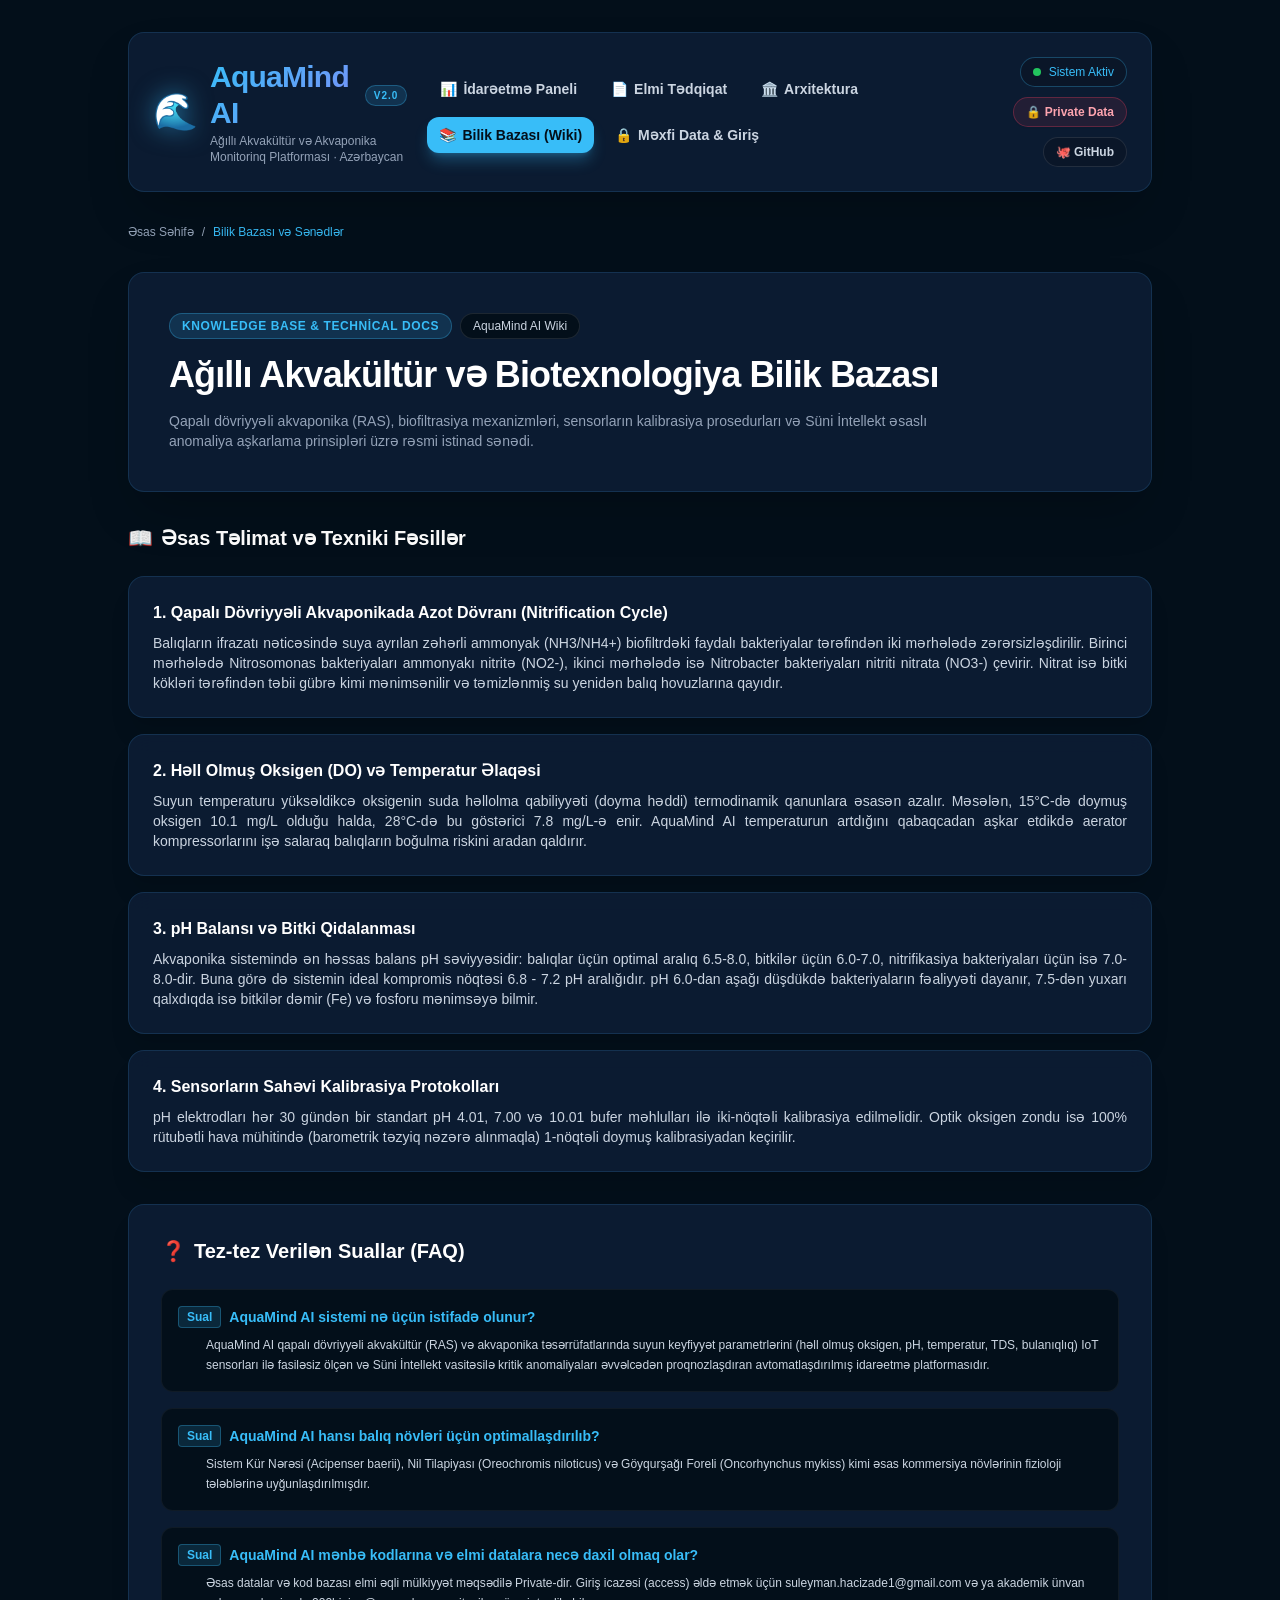
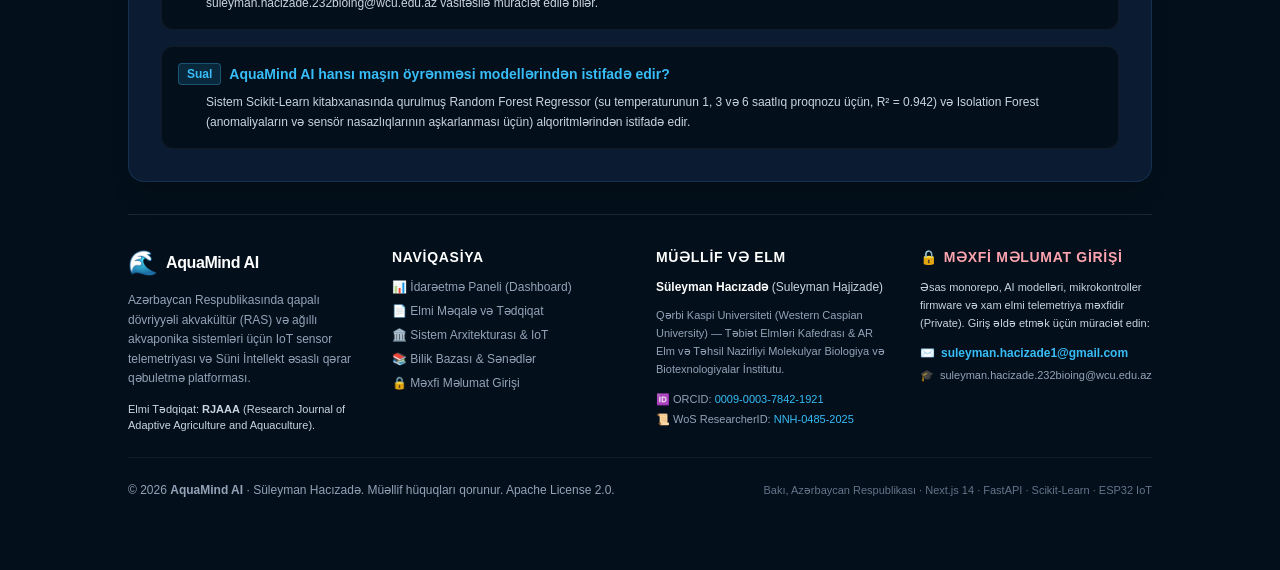
<file: wiki/index.html>
<!DOCTYPE html><html lang="az" class="scroll-smooth"><head><meta charSet="utf-8"/><meta name="viewport" content="width=device-width, initial-scale=1"/><link rel="stylesheet" href="/_next/static/css/93770f091f67ee23.css" crossorigin="" data-precedence="next"/><link rel="preload" as="script" fetchPriority="low" href="/_next/static/chunks/webpack-30f740e03b5d84c2.js" crossorigin=""/><script src="/_next/static/chunks/fd9d1056-ce0f499a22923466.js" async="" crossorigin=""></script><script src="/_next/static/chunks/69-01563bbca0edf1c9.js" async="" crossorigin=""></script><script src="/_next/static/chunks/main-app-d1c8614c4d6121e8.js" async="" crossorigin=""></script><meta name="theme-color" content="#030f1a"/><meta name="color-scheme" content="dark"/><title>Bilik Bazası və Sənədlər (Wiki) — AquaMind AI | AquaMind AI</title><meta name="description" content="AquaMind AI ətraflı bilik bazası və sənədləşməsi: Akvakültür biologiyası, nitrifikasiya mexanizmləri, sensor kalibrasiya protokolları və AI anomaliya aşkarlama qaydaları."/><meta name="application-name" content="AquaMind AI"/><link rel="author" href="https://orcid.org/0009-0003-7842-1921"/><meta name="author" content="Süleyman Hacızadə (Suleyman Hajizade)"/><link rel="manifest" href="/site.webmanifest"/><meta name="generator" content="Next.js 14"/><meta name="keywords" content="AquaMind AI Wiki,Akvaponika Bilik Bazası,Akvakültür Dərsliyi,Nitrifikasiya Bakteriyaları,Nitrosomonas Nitrobacter,pH Kalibrasiyası,Oksigen Doyma Hesablanması,Akvakultura Sensorları,Süleyman Hacızadə,Qərbi Kaspi Universiteti"/><meta name="creator" content="Süleyman Hacızadə"/><meta name="publisher" content="AquaMind AI Research Team"/><meta name="robots" content="index, follow"/><meta name="googlebot" content="index, follow, max-video-preview:-1, max-image-preview:large, max-snippet:-1"/><meta name="category" content="Agriculture &amp; Biotechnology Software"/><meta name="classification" content="Aquaculture, IoT, Artificial Intelligence, Smart Farming"/><link rel="canonical" href="https://aquamindai.github.io/wiki/"/><meta name="format-detection" content="telephone=no, address=no, email=no"/><meta property="og:title" content="Bilik Bazası və Sənədlər (Wiki) — AquaMind AI"/><meta property="og:description" content="Ağıllı akvakültür, biofiltrasiya və IoT sensor kalibrasiyası üzrə zəngin bilik bazası."/><meta property="og:url" content="https://aquamindai.github.io/wiki/"/><meta property="og:site_name" content="AquaMind AI"/><meta property="og:image" content="https://aquamindai.github.io/AquaMind-AI.png"/><meta property="og:image:width" content="1200"/><meta property="og:image:height" content="630"/><meta property="og:type" content="article"/><meta name="twitter:card" content="summary_large_image"/><meta name="twitter:creator" content="@AquaMindAI"/><meta name="twitter:title" content="AquaMind AI — Ağıllı Akvakültür və Akvaponika Monitorinqi"/><meta name="twitter:description" content="IoT və Süni İntellekt əsaslı qapalı dövriyyəli ağıllı akvakültür ekosistem platforması."/><meta name="twitter:image" content="https://aquamindai.github.io/AquaMind-AI.png"/><link rel="icon" href="/AquaMind-AI.png" sizes="192x192" type="image/png"/><link rel="icon" href="data:image/svg+xml,&lt;svg xmlns=&#x27;http://www.w3.org/2000/svg&#x27; viewBox=&#x27;0 0 100 100&#x27;&gt;&lt;text y=&#x27;.9em&#x27; font-size=&#x27;90&#x27;&gt;🌊&lt;/text&gt;&lt;/svg&gt;" type="image/svg+xml"/><link rel="apple-touch-icon" href="/AquaMind-AI.png" sizes="180x180" type="image/png"/><script type="application/ld+json">{"@context":"https://schema.org","@graph":[{"@type":"Organization","@id":"https://aquamindai.github.io/#organization","name":"AquaMind AI","alternateName":"AquaMind Platform","url":"https://aquamindai.github.io","logo":{"@type":"ImageObject","url":"https://aquamindai.github.io/AquaMind-AI.png","width":498,"height":498},"founder":{"@type":"Person","@id":"https://aquamindai.github.io/#founder","name":"Süleyman Hacızadə","alternateName":"Suleyman Hajizade","jobTitle":"Lead Bioengineer & AI Researcher","sameAs":["https://orcid.org/0009-0003-7842-1921","https://www.webofscience.com/wos/author/record/NNH-0485-2025","https://github.com/Suleyman-Hacizade"],"affiliation":{"@type":"EducationalOrganization","name":"Western Caspian University","alternateName":"Qərbi Kaspi Universiteti","url":"https://wcu.edu.az"}},"contactPoint":[{"@type":"ContactPoint","email":"suleyman.hacizade1@gmail.com","contactType":"research, data access and partnership"},{"@type":"ContactPoint","email":"suleyman.hacizade.232bioing@wcu.edu.az","contactType":"academic review and university relations"}],"sameAs":["https://github.com/AquaMindAI","https://github.com/AquaMindAI/AquaMindAI.github.io","https://github.com/AquaMindAI/AquaMindAI"]},{"@type":"WebSite","@id":"https://aquamindai.github.io/#website","url":"https://aquamindai.github.io","name":"AquaMind AI","description":"Ağıllı Akvakültür və Akvaponika Monitorinq Platforması","publisher":{"@id":"https://aquamindai.github.io/#organization"},"inLanguage":["az","en"]},{"@type":"SoftwareApplication","@id":"https://aquamindai.github.io/#software","name":"AquaMind AI Enterprise System","operatingSystem":"Web, Embedded ESP32, Linux Server","applicationCategory":"AgriculturalSoftware, IndustrialControlSystem, BusinessApplication","offers":{"@type":"Offer","price":"0","priceCurrency":"AZN"},"description":"Real-vaxt IoT sensor telemetriyası və Süni İntellekt əsaslı qapalı dövriyyəli ağıllı akvakültür ekosistem idarəetmə platforması."},{"@type":"ScholarlyArticle","@id":"https://aquamindai.github.io/research/#paper","headline":"AquaMind-AI: An Intelligent IoT and Machine Learning Framework for Closed-Loop Smart Aquaponics","name":"AquaMind-AI: An Intelligent IoT and Machine Learning Framework for Closed-Loop Smart Aquaponics","author":{"@id":"https://aquamindai.github.io/#founder"},"publisher":{"@type":"Organization","name":"Research Journal of Adaptive Agriculture and Aquaculture (RJAAA)","alternateName":"Western Caspian University Press"},"description":"Comprehensive framework detailing cyber-physical sensor integration, ESP32 edge computing, Random Forest predictive temperature forecasting, and dissolved oxygen equilibrium kinetics for circular aquaponic systems."}]}</script><script src="/_next/static/chunks/polyfills-c67a75d1b6f99dc8.js" crossorigin="" noModule=""></script></head><body class="antialiased selection:bg-[#38bdf8]/30 selection:text-[#38bdf8] bg-[#030f1a] min-h-screen"><script type="application/ld+json">{"@context":"https://schema.org","@type":"FAQPage","mainEntity":[{"@type":"Question","name":"AquaMind AI sistemi nə üçün istifadə olunur?","acceptedAnswer":{"@type":"Answer","text":"AquaMind AI qapalı dövriyyəli akvakültür (RAS) və akvaponika təsərrüfatlarında suyun keyfiyyət parametrlərini (həll olmuş oksigen, pH, temperatur, TDS, bulanıqlıq) IoT sensorları ilə fasiləsiz ölçən və Süni İntellekt vasitəsilə kritik anomaliyaları əvvəlcədən proqnozlaşdıran avtomatlaşdırılmış idarəetmə platformasıdır."}},{"@type":"Question","name":"AquaMind AI hansı balıq növləri üçün optimallaşdırılıb?","acceptedAnswer":{"@type":"Answer","text":"Sistem Kür Nərəsi (Acipenser baerii), Nil Tilapiyası (Oreochromis niloticus) və Göyqurşağı Foreli (Oncorhynchus mykiss) kimi əsas kommersiya növlərinin fizioloji tələblərinə uyğunlaşdırılmışdır."}},{"@type":"Question","name":"AquaMind AI mənbə kodlarına və elmi datalara necə daxil olmaq olar?","acceptedAnswer":{"@type":"Answer","text":"Əsas datalar və kod bazası elmi əqli mülkiyyət məqsədilə Private-dir. Giriş icazəsi (access) əldə etmək üçün suleyman.hacizade1@gmail.com və ya akademik ünvan suleyman.hacizade.232bioing@wcu.edu.az vasitəsilə müraciət edilə bilər."}},{"@type":"Question","name":"AquaMind AI hansı maşın öyrənməsi modellərindən istifadə edir?","acceptedAnswer":{"@type":"Answer","text":"Sistem Scikit-Learn kitabxanasında qurulmuş Random Forest Regressor (su temperaturunun 1, 3 və 6 saatlıq proqnozu üçün, R² = 0.942) və Isolation Forest (anomaliyaların və sensör nasazlıqlarının aşkarlanması üçün) alqoritmlərindən istifadə edir."}}]}</script><div class="min-h-screen bg-[#030f1a] text-[#e2e8f0] p-4 md:p-8 font-sans selection:bg-[#38bdf8]/30"><div class="max-w-5xl mx-auto space-y-8"><header class="glass p-5 md:p-6 rounded-2xl flex flex-col lg:flex-row justify-between items-start lg:items-center gap-5 shadow-2xl border border-[#38bdf8]/20 bg-[#071322]/90 backdrop-blur-xl"><div class="flex flex-col sm:flex-row sm:items-center gap-3 w-full lg:w-auto"><a href="/" class="flex items-center gap-3 group transition-transform hover:scale-[1.01]"><span class="text-3xl md:text-4xl filter drop-shadow-[0_0_12px_rgba(56,189,248,0.5)]">🌊</span><div><div class="flex items-center gap-2"><span class="text-2xl md:text-3xl font-extrabold gradient-text tracking-tight">AquaMind AI</span><span class="text-[10px] uppercase font-bold tracking-widest px-2 py-0.5 rounded-full bg-[#38bdf8]/15 border border-[#38bdf8]/30 text-[#38bdf8]">v2.0</span></div><p class="text-xs text-[#94a3b8] mt-0.5 font-medium">Ağıllı Akvakültür və Akvaponika Monitorinq Platforması · Azərbaycan</p></div></a></div><nav aria-label="Əsas Naviqasiya" class="w-full lg:w-auto"><ul class="flex flex-wrap items-center gap-1.5 md:gap-2"><li><a href="/" class="flex items-center gap-1.5 px-3 py-2 rounded-xl text-xs md:text-sm font-semibold transition-all text-[#cbd5e1] hover:text-[#38bdf8] hover:bg-[#38bdf8]/10 border border-transparent hover:border-[#38bdf8]/20"><span>📊</span><span>İdarəetmə Paneli</span></a></li><li><a href="/research/" class="flex items-center gap-1.5 px-3 py-2 rounded-xl text-xs md:text-sm font-semibold transition-all text-[#cbd5e1] hover:text-[#38bdf8] hover:bg-[#38bdf8]/10 border border-transparent hover:border-[#38bdf8]/20"><span>📄</span><span>Elmi Tədqiqat</span></a></li><li><a href="/architecture/" class="flex items-center gap-1.5 px-3 py-2 rounded-xl text-xs md:text-sm font-semibold transition-all text-[#cbd5e1] hover:text-[#38bdf8] hover:bg-[#38bdf8]/10 border border-transparent hover:border-[#38bdf8]/20"><span>🏛️</span><span>Arxitektura</span></a></li><li><a href="/wiki/" class="flex items-center gap-1.5 px-3 py-2 rounded-xl text-xs md:text-sm font-semibold transition-all bg-[#38bdf8] text-[#030f1a] shadow-lg shadow-[#38bdf8]/30 font-bold" aria-current="page"><span>📚</span><span>Bilik Bazası (Wiki)</span></a></li><li><a href="/access/" class="flex items-center gap-1.5 px-3 py-2 rounded-xl text-xs md:text-sm font-semibold transition-all text-[#cbd5e1] hover:text-[#38bdf8] hover:bg-[#38bdf8]/10 border border-transparent hover:border-[#38bdf8]/20"><span>🔒</span><span>Məxfi Data &amp; Giriş</span></a></li></ul></nav><div class="flex flex-wrap items-center gap-2.5 w-full lg:w-auto justify-start lg:justify-end"><div class="flex items-center gap-2 px-3 py-1.5 rounded-full bg-[#0a1628] border border-[#38bdf8]/30 text-xs"><span class="w-2 h-2 rounded-full bg-[#22c55e] animate-ping"></span><span class="text-[#38bdf8] font-medium">Sistem Aktiv</span></div><a href="/access/" class="flex items-center gap-1.5 px-3 py-1.5 rounded-full bg-rose-500/10 hover:bg-rose-500/20 border border-rose-500/30 text-xs font-semibold text-rose-300 transition-all shadow-sm" title="Məxfi datalara və əsas repozitoriyaya giriş üçün müraciət edin"><span>🔒 Private Data</span></a><a href="https://github.com/AquaMindAI/AquaMindAI" target="_blank" rel="noopener noreferrer" class="flex items-center gap-1.5 px-3 py-1.5 rounded-full bg-[#0a1628] hover:bg-[#1e3a5f] border border-white/10 hover:border-[#38bdf8]/40 text-xs font-semibold text-slate-300 transition-all" title="GitHub Təşkilatı və Əsas Kod Bazasını Nəzərdən Keçirin"><span>🐙 GitHub</span></a></div></header><nav aria-label="Breadcrumb" class="text-xs text-[#94a3b8] flex items-center gap-2"><a href="/" class="hover:text-[#38bdf8] transition-colors">Əsas Səhifə</a><span>/</span><span class="text-[#38bdf8] font-medium">Bilik Bazası və Sənədlər</span></nav><header class="glass p-6 md:p-10 rounded-2xl border border-[#38bdf8]/20 bg-[#071322]/85 shadow-2xl space-y-4"><div class="flex items-center gap-2"><span class="px-3 py-1 rounded-full text-xs font-bold uppercase tracking-wider bg-[#38bdf8]/15 border border-[#38bdf8]/30 text-[#38bdf8]">Knowledge Base &amp; Technical Docs</span><span class="px-3 py-1 rounded-full text-xs font-medium bg-[#030f1a] border border-white/10 text-slate-300">AquaMind AI Wiki</span></div><h1 class="text-2xl md:text-4xl font-extrabold text-white tracking-tight">Ağıllı Akvakültür və Biotexnologiya Bilik Bazası</h1><p class="text-xs md:text-sm text-[#94a3b8] max-w-3xl leading-relaxed">Qapalı dövriyyəli akvaponika (RAS), biofiltrasiya mexanizmləri, sensorların kalibrasiya prosedurları və Süni İntellekt əsaslı anomaliya aşkarlama prinsipləri üzrə rəsmi istinad sənədi.</p></header><div class="space-y-6"><h2 class="text-xl font-bold text-white flex items-center gap-2"><span>📖</span><span>Əsas Təlimat və Texniki Fəsillər</span></h2><div class="grid grid-cols-1 gap-4"><article class="glass p-6 rounded-2xl border border-white/10 bg-[#071322]/80 space-y-2 shadow-xl hover:border-[#38bdf8]/30 transition-all"><h3 class="text-base font-bold text-white">1. Qapalı Dövriyyəli Akvaponikada Azot Dövranı (Nitrification Cycle)</h3><p class="text-xs md:text-sm text-[#cbd5e1] leading-relaxed text-justify">Balıqların ifrazatı nəticəsində suya ayrılan zəhərli ammonyak (NH3/NH4+) biofiltrdəki faydalı bakteriyalar tərəfindən iki mərhələdə zərərsizləşdirilir. Birinci mərhələdə Nitrosomonas bakteriyaları ammonyakı nitritə (NO2-), ikinci mərhələdə isə Nitrobacter bakteriyaları nitriti nitrata (NO3-) çevirir. Nitrat isə bitki kökləri tərəfindən təbii gübrə kimi mənimsənilir və təmizlənmiş su yenidən balıq hovuzlarına qayıdır.</p></article><article class="glass p-6 rounded-2xl border border-white/10 bg-[#071322]/80 space-y-2 shadow-xl hover:border-[#38bdf8]/30 transition-all"><h3 class="text-base font-bold text-white">2. Həll Olmuş Oksigen (DO) və Temperatur Əlaqəsi</h3><p class="text-xs md:text-sm text-[#cbd5e1] leading-relaxed text-justify">Suyun temperaturu yüksəldikcə oksigenin suda həllolma qabiliyyəti (doyma həddi) termodinamik qanunlara əsasən azalır. Məsələn, 15°C-də doymuş oksigen 10.1 mg/L olduğu halda, 28°C-də bu göstərici 7.8 mg/L-ə enir. AquaMind AI temperaturun artdığını qabaqcadan aşkar etdikdə aerator kompressorlarını işə salaraq balıqların boğulma riskini aradan qaldırır.</p></article><article class="glass p-6 rounded-2xl border border-white/10 bg-[#071322]/80 space-y-2 shadow-xl hover:border-[#38bdf8]/30 transition-all"><h3 class="text-base font-bold text-white">3. pH Balansı və Bitki Qidalanması</h3><p class="text-xs md:text-sm text-[#cbd5e1] leading-relaxed text-justify">Akvaponika sistemində ən həssas balans pH səviyyəsidir: balıqlar üçün optimal aralıq 6.5-8.0, bitkilər üçün 6.0-7.0, nitrifikasiya bakteriyaları üçün isə 7.0-8.0-dir. Buna görə də sistemin ideal kompromis nöqtəsi 6.8 - 7.2 pH aralığıdır. pH 6.0-dan aşağı düşdükdə bakteriyaların fəaliyyəti dayanır, 7.5-dən yuxarı qalxdıqda isə bitkilər dəmir (Fe) və fosforu mənimsəyə bilmir.</p></article><article class="glass p-6 rounded-2xl border border-white/10 bg-[#071322]/80 space-y-2 shadow-xl hover:border-[#38bdf8]/30 transition-all"><h3 class="text-base font-bold text-white">4. Sensorların Sahəvi Kalibrasiya Protokolları</h3><p class="text-xs md:text-sm text-[#cbd5e1] leading-relaxed text-justify">pH elektrodları hər 30 gündən bir standart pH 4.01, 7.00 və 10.01 bufer məhlulları ilə iki-nöqtəli kalibrasiya edilməlidir. Optik oksigen zondu isə 100% rütubətli hava mühitində (barometrik təzyiq nəzərə alınmaqla) 1-nöqtəli doymuş kalibrasiyadan keçirilir.</p></article></div></div><section class="glass p-6 md:p-8 rounded-2xl border border-white/10 bg-[#071322]/80 space-y-6 shadow-xl"><h2 class="text-xl font-bold text-white flex items-center gap-2"><span>❓</span><span>Tez-tez Verilən Suallar (FAQ)</span></h2><div class="space-y-4"><div class="p-4 rounded-xl bg-[#030f1a] border border-white/5 space-y-2"><h3 class="font-bold text-sm text-[#38bdf8] flex items-center gap-2"><span class="text-xs px-2 py-0.5 rounded bg-[#38bdf8]/15 border border-[#38bdf8]/30">Sual</span><span>AquaMind AI sistemi nə üçün istifadə olunur?</span></h3><p class="text-xs text-[#cbd5e1] leading-relaxed pl-7">AquaMind AI qapalı dövriyyəli akvakültür (RAS) və akvaponika təsərrüfatlarında suyun keyfiyyət parametrlərini (həll olmuş oksigen, pH, temperatur, TDS, bulanıqlıq) IoT sensorları ilə fasiləsiz ölçən və Süni İntellekt vasitəsilə kritik anomaliyaları əvvəlcədən proqnozlaşdıran avtomatlaşdırılmış idarəetmə platformasıdır.</p></div><div class="p-4 rounded-xl bg-[#030f1a] border border-white/5 space-y-2"><h3 class="font-bold text-sm text-[#38bdf8] flex items-center gap-2"><span class="text-xs px-2 py-0.5 rounded bg-[#38bdf8]/15 border border-[#38bdf8]/30">Sual</span><span>AquaMind AI hansı balıq növləri üçün optimallaşdırılıb?</span></h3><p class="text-xs text-[#cbd5e1] leading-relaxed pl-7">Sistem Kür Nərəsi (Acipenser baerii), Nil Tilapiyası (Oreochromis niloticus) və Göyqurşağı Foreli (Oncorhynchus mykiss) kimi əsas kommersiya növlərinin fizioloji tələblərinə uyğunlaşdırılmışdır.</p></div><div class="p-4 rounded-xl bg-[#030f1a] border border-white/5 space-y-2"><h3 class="font-bold text-sm text-[#38bdf8] flex items-center gap-2"><span class="text-xs px-2 py-0.5 rounded bg-[#38bdf8]/15 border border-[#38bdf8]/30">Sual</span><span>AquaMind AI mənbə kodlarına və elmi datalara necə daxil olmaq olar?</span></h3><p class="text-xs text-[#cbd5e1] leading-relaxed pl-7">Əsas datalar və kod bazası elmi əqli mülkiyyət məqsədilə Private-dir. Giriş icazəsi (access) əldə etmək üçün suleyman.hacizade1@gmail.com və ya akademik ünvan suleyman.hacizade.232bioing@wcu.edu.az vasitəsilə müraciət edilə bilər.</p></div><div class="p-4 rounded-xl bg-[#030f1a] border border-white/5 space-y-2"><h3 class="font-bold text-sm text-[#38bdf8] flex items-center gap-2"><span class="text-xs px-2 py-0.5 rounded bg-[#38bdf8]/15 border border-[#38bdf8]/30">Sual</span><span>AquaMind AI hansı maşın öyrənməsi modellərindən istifadə edir?</span></h3><p class="text-xs text-[#cbd5e1] leading-relaxed pl-7">Sistem Scikit-Learn kitabxanasında qurulmuş Random Forest Regressor (su temperaturunun 1, 3 və 6 saatlıq proqnozu üçün, R² = 0.942) və Isolation Forest (anomaliyaların və sensör nasazlıqlarının aşkarlanması üçün) alqoritmlərindən istifadə edir.</p></div></div></section><footer class="mt-12 pt-8 pb-10 border-t border-white/10 space-y-6 text-[#94a3b8] text-xs"><div class="grid grid-cols-1 md:grid-cols-4 gap-8 text-left"><div class="space-y-3 md:col-span-1"><div class="flex items-center gap-2"><span class="text-2xl">🌊</span><span class="text-base font-bold text-white tracking-tight">AquaMind AI</span></div><p class="text-xs text-[#94a3b8] leading-relaxed">Azərbaycan Respublikasında qapalı dövriyyəli akvakültür (RAS) və ağıllı akvaponika sistemləri üçün IoT sensor telemetriyası və Süni İntellekt əsaslı qərar qəbuletmə platforması.</p><p class="text-[11px] text-[#cbd5e1]">Elmi Tədqiqat: <strong>RJAAA</strong> (Research Journal of Adaptive Agriculture and Aquaculture).</p></div><div class="space-y-3"><h4 class="text-sm font-bold text-white uppercase tracking-wider">Naviqasiya</h4><ul class="space-y-2 text-xs"><li><a href="/" class="hover:text-[#38bdf8] transition-colors">📊 İdarəetmə Paneli (Dashboard)</a></li><li><a href="/research/" class="hover:text-[#38bdf8] transition-colors">📄 Elmi Məqalə və Tədqiqat</a></li><li><a href="/architecture/" class="hover:text-[#38bdf8] transition-colors">🏛️ Sistem Arxitekturası &amp; IoT</a></li><li><a href="/wiki/" class="hover:text-[#38bdf8] transition-colors">📚 Bilik Bazası &amp; Sənədlər</a></li><li><a href="/access/" class="hover:text-[#38bdf8] transition-colors">🔒 Məxfi Məlumat Girişi</a></li></ul></div><div class="space-y-3"><h4 class="text-sm font-bold text-white uppercase tracking-wider">Müəllif və Elm</h4><p class="text-xs text-[#cbd5e1]"><strong class="text-white">Süleyman Hacızadə</strong> (Suleyman Hajizade)</p><p class="text-[11px] leading-relaxed">Qərbi Kaspi Universiteti (Western Caspian University) — Təbiət Elmləri Kafedrası &amp; AR Elm və Təhsil Nazirliyi Molekulyar Biologiya və Biotexnologiyalar İnstitutu.</p><div class="space-y-1 text-[11px]"><div>🆔 ORCID: <a href="https://orcid.org/0009-0003-7842-1921" target="_blank" rel="noopener noreferrer" class="text-[#38bdf8] hover:underline">0009-0003-7842-1921</a></div><div>📜 WoS ResearcherID: <span class="text-[#38bdf8]">NNH-0485-2025</span></div></div></div><div class="space-y-3"><h4 class="text-sm font-bold text-rose-300 uppercase tracking-wider flex items-center gap-1.5"><span>🔒</span><span>Məxfi Məlumat Girişi</span></h4><p class="text-[11px] text-[#cbd5e1] leading-relaxed">Əsas monorepo, AI modelləri, mikrokontroller firmware və xam elmi telemetriya məxfidir (Private). Giriş əldə etmək üçün müraciət edin:</p><div class="space-y-1.5"><a href="mailto:suleyman.hacizade1@gmail.com?subject=AquaMind%20AI%20-%20Data%20Access%20Request" class="inline-flex items-center gap-1.5 text-xs text-[#38bdf8] hover:underline font-semibold"><span>✉️</span><span>suleyman.hacizade1@gmail.com</span></a><br/><a href="mailto:suleyman.hacizade.232bioing@wcu.edu.az?subject=AquaMind%20AI%20-%20Academic%20Access%20Request" class="inline-flex items-center gap-1.5 text-[11px] text-[#94a3b8] hover:text-[#38bdf8] transition-colors"><span>🎓</span><span>suleyman.hacizade.232bioing@wcu.edu.az</span></a></div></div></div><div class="pt-6 border-t border-white/5 flex flex-col sm:flex-row items-center justify-between gap-3 text-center sm:text-left"><p class="text-[#94a3b8]">© <!-- -->2026<!-- --> <strong>AquaMind AI</strong> · Süleyman Hacızadə. Müəllif hüquqları qorunur. Apache License 2.0.</p><p class="text-[11px] text-[#64748b]">Bakı, Azərbaycan Respublikası · Next.js 14 · FastAPI · Scikit-Learn · ESP32 IoT</p></div></footer></div></div><script src="/_next/static/chunks/webpack-30f740e03b5d84c2.js" crossorigin="" async=""></script><script>(self.__next_f=self.__next_f||[]).push([0]);self.__next_f.push([2,null])</script><script>self.__next_f.push([1,"1:HL[\"/_next/static/css/93770f091f67ee23.css\",\"style\",{\"crossOrigin\":\"\"}]\n0:\"$L2\"\n"])</script><script>self.__next_f.push([1,"3:I[7690,[],\"\"]\n6:I[5613,[],\"\"]\n7:I[1778,[],\"\"]\na:I[8955,[],\"\"]\n5:T6c6,"])</script><script>self.__next_f.push([1,"{\"@context\":\"https://schema.org\",\"@type\":\"FAQPage\",\"mainEntity\":[{\"@type\":\"Question\",\"name\":\"AquaMind AI sistemi nə üçün istifadə olunur?\",\"acceptedAnswer\":{\"@type\":\"Answer\",\"text\":\"AquaMind AI qapalı dövriyyəli akvakültür (RAS) və akvaponika təsərrüfatlarında suyun keyfiyyət parametrlərini (həll olmuş oksigen, pH, temperatur, TDS, bulanıqlıq) IoT sensorları ilə fasiləsiz ölçən və Süni İntellekt vasitəsilə kritik anomaliyaları əvvəlcədən proqnozlaşdıran avtomatlaşdırılmış idarəetmə platformasıdır.\"}},{\"@type\":\"Question\",\"name\":\"AquaMind AI hansı balıq növləri üçün optimallaşdırılıb?\",\"acceptedAnswer\":{\"@type\":\"Answer\",\"text\":\"Sistem Kür Nərəsi (Acipenser baerii), Nil Tilapiyası (Oreochromis niloticus) və Göyqurşağı Foreli (Oncorhynchus mykiss) kimi əsas kommersiya növlərinin fizioloji tələblərinə uyğunlaşdırılmışdır.\"}},{\"@type\":\"Question\",\"name\":\"AquaMind AI mənbə kodlarına və elmi datalara necə daxil olmaq olar?\",\"acceptedAnswer\":{\"@type\":\"Answer\",\"text\":\"Əsas datalar və kod bazası elmi əqli mülkiyyət məqsədilə Private-dir. Giriş icazəsi (access) əldə etmək üçün suleyman.hacizade1@gmail.com və ya akademik ünvan suleyman.hacizade.232bioing@wcu.edu.az vasitəsilə müraciət edilə bilər.\"}},{\"@type\":\"Question\",\"name\":\"AquaMind AI hansı maşın öyrənməsi modellərindən istifadə edir?\",\"acceptedAnswer\":{\"@type\":\"Answer\",\"text\":\"Sistem Scikit-Learn kitabxanasında qurulmuş Random Forest Regressor (su temperaturunun 1, 3 və 6 saatlıq proqnozu üçün, R² = 0.942) və Isolation Forest (anomaliyaların və sensör nasazlıqlarının aşkarlanması üçün) alqoritmlərindən istifadə edir.\"}}]}"])</script><script>self.__next_f.push([1,"8:Tabd,"])</script><script>self.__next_f.push([1,"{\"@context\":\"https://schema.org\",\"@graph\":[{\"@type\":\"Organization\",\"@id\":\"https://aquamindai.github.io/#organization\",\"name\":\"AquaMind AI\",\"alternateName\":\"AquaMind Platform\",\"url\":\"https://aquamindai.github.io\",\"logo\":{\"@type\":\"ImageObject\",\"url\":\"https://aquamindai.github.io/AquaMind-AI.png\",\"width\":498,\"height\":498},\"founder\":{\"@type\":\"Person\",\"@id\":\"https://aquamindai.github.io/#founder\",\"name\":\"Süleyman Hacızadə\",\"alternateName\":\"Suleyman Hajizade\",\"jobTitle\":\"Lead Bioengineer \u0026 AI Researcher\",\"sameAs\":[\"https://orcid.org/0009-0003-7842-1921\",\"https://www.webofscience.com/wos/author/record/NNH-0485-2025\",\"https://github.com/Suleyman-Hacizade\"],\"affiliation\":{\"@type\":\"EducationalOrganization\",\"name\":\"Western Caspian University\",\"alternateName\":\"Qərbi Kaspi Universiteti\",\"url\":\"https://wcu.edu.az\"}},\"contactPoint\":[{\"@type\":\"ContactPoint\",\"email\":\"suleyman.hacizade1@gmail.com\",\"contactType\":\"research, data access and partnership\"},{\"@type\":\"ContactPoint\",\"email\":\"suleyman.hacizade.232bioing@wcu.edu.az\",\"contactType\":\"academic review and university relations\"}],\"sameAs\":[\"https://github.com/AquaMindAI\",\"https://github.com/AquaMindAI/AquaMindAI.github.io\",\"https://github.com/AquaMindAI/AquaMindAI\"]},{\"@type\":\"WebSite\",\"@id\":\"https://aquamindai.github.io/#website\",\"url\":\"https://aquamindai.github.io\",\"name\":\"AquaMind AI\",\"description\":\"Ağıllı Akvakültür və Akvaponika Monitorinq Platforması\",\"publisher\":{\"@id\":\"https://aquamindai.github.io/#organization\"},\"inLanguage\":[\"az\",\"en\"]},{\"@type\":\"SoftwareApplication\",\"@id\":\"https://aquamindai.github.io/#software\",\"name\":\"AquaMind AI Enterprise System\",\"operatingSystem\":\"Web, Embedded ESP32, Linux Server\",\"applicationCategory\":\"AgriculturalSoftware, IndustrialControlSystem, BusinessApplication\",\"offers\":{\"@type\":\"Offer\",\"price\":\"0\",\"priceCurrency\":\"AZN\"},\"description\":\"Real-vaxt IoT sensor telemetriyası və Süni İntellekt əsaslı qapalı dövriyyəli ağıllı akvakültür ekosistem idarəetmə platforması.\"},{\"@type\":\"ScholarlyArticle\",\"@id\":\"https://aquamindai.github.io/research/#paper\",\"headline\":\"AquaMind-AI: An Intelligent IoT and Machine Learning Framework for Closed-Loop Smart Aquaponics\",\"name\":\"AquaMind-AI: An Intelligent IoT and Machine Learning Framework for Closed-Loop Smart Aquaponics\",\"author\":{\"@id\":\"https://aquamindai.github.io/#founder\"},\"publisher\":{\"@type\":\"Organization\",\"name\":\"Research Journal of Adaptive Agriculture and Aquaculture (RJAAA)\",\"alternateName\":\"Western Caspian University Press\"},\"description\":\"Comprehensive framework detailing cyber-physical sensor integration, ESP32 edge computing, Random Forest predictive temperature forecasting, and dissolved oxygen equilibrium kinetics for circular aquaponic systems.\"}]}"])</script><script>self.__next_f.push([1,"b:[]\n"])</script><script>self.__next_f.push([1,"2:[[[\"$\",\"link\",\"0\",{\"rel\":\"stylesheet\",\"href\":\"/_next/static/css/93770f091f67ee23.css\",\"precedence\":\"next\",\"crossOrigin\":\"\"}]],[\"$\",\"$L3\",null,{\"buildId\":\"5tDiU9qwidgjPuxm_zGsb\",\"assetPrefix\":\"\",\"initialCanonicalUrl\":\"/wiki/\",\"initialTree\":[\"\",{\"children\":[\"wiki\",{\"children\":[\"__PAGE__\",{}]}]},\"$undefined\",\"$undefined\",true],\"initialSeedData\":[\"\",{\"children\":[\"wiki\",{\"children\":[\"__PAGE__\",{},[\"$L4\",[[\"$\",\"script\",null,{\"type\":\"application/ld+json\",\"dangerouslySetInnerHTML\":{\"__html\":\"$5\"}}],[\"$\",\"div\",null,{\"className\":\"min-h-screen bg-[#030f1a] text-[#e2e8f0] p-4 md:p-8 font-sans selection:bg-[#38bdf8]/30\",\"children\":[\"$\",\"div\",null,{\"className\":\"max-w-5xl mx-auto space-y-8\",\"children\":[[\"$\",\"header\",null,{\"className\":\"glass p-5 md:p-6 rounded-2xl flex flex-col lg:flex-row justify-between items-start lg:items-center gap-5 shadow-2xl border border-[#38bdf8]/20 bg-[#071322]/90 backdrop-blur-xl\",\"children\":[[\"$\",\"div\",null,{\"className\":\"flex flex-col sm:flex-row sm:items-center gap-3 w-full lg:w-auto\",\"children\":[\"$\",\"a\",null,{\"href\":\"/\",\"className\":\"flex items-center gap-3 group transition-transform hover:scale-[1.01]\",\"children\":[[\"$\",\"span\",null,{\"className\":\"text-3xl md:text-4xl filter drop-shadow-[0_0_12px_rgba(56,189,248,0.5)]\",\"children\":\"🌊\"}],[\"$\",\"div\",null,{\"children\":[[\"$\",\"div\",null,{\"className\":\"flex items-center gap-2\",\"children\":[[\"$\",\"span\",null,{\"className\":\"text-2xl md:text-3xl font-extrabold gradient-text tracking-tight\",\"children\":\"AquaMind AI\"}],[\"$\",\"span\",null,{\"className\":\"text-[10px] uppercase font-bold tracking-widest px-2 py-0.5 rounded-full bg-[#38bdf8]/15 border border-[#38bdf8]/30 text-[#38bdf8]\",\"children\":\"v2.0\"}]]}],[\"$\",\"p\",null,{\"className\":\"text-xs text-[#94a3b8] mt-0.5 font-medium\",\"children\":\"Ağıllı Akvakültür və Akvaponika Monitorinq Platforması · Azərbaycan\"}]]}]]}]}],[\"$\",\"nav\",null,{\"aria-label\":\"Əsas Naviqasiya\",\"className\":\"w-full lg:w-auto\",\"children\":[\"$\",\"ul\",null,{\"className\":\"flex flex-wrap items-center gap-1.5 md:gap-2\",\"children\":[[\"$\",\"li\",\"dashboard\",{\"children\":[\"$\",\"a\",null,{\"href\":\"/\",\"className\":\"flex items-center gap-1.5 px-3 py-2 rounded-xl text-xs md:text-sm font-semibold transition-all text-[#cbd5e1] hover:text-[#38bdf8] hover:bg-[#38bdf8]/10 border border-transparent hover:border-[#38bdf8]/20\",\"aria-current\":\"$undefined\",\"children\":[[\"$\",\"span\",null,{\"children\":\"📊\"}],[\"$\",\"span\",null,{\"children\":\"İdarəetmə Paneli\"}]]}]}],[\"$\",\"li\",\"research\",{\"children\":[\"$\",\"a\",null,{\"href\":\"/research/\",\"className\":\"flex items-center gap-1.5 px-3 py-2 rounded-xl text-xs md:text-sm font-semibold transition-all text-[#cbd5e1] hover:text-[#38bdf8] hover:bg-[#38bdf8]/10 border border-transparent hover:border-[#38bdf8]/20\",\"aria-current\":\"$undefined\",\"children\":[[\"$\",\"span\",null,{\"children\":\"📄\"}],[\"$\",\"span\",null,{\"children\":\"Elmi Tədqiqat\"}]]}]}],[\"$\",\"li\",\"architecture\",{\"children\":[\"$\",\"a\",null,{\"href\":\"/architecture/\",\"className\":\"flex items-center gap-1.5 px-3 py-2 rounded-xl text-xs md:text-sm font-semibold transition-all text-[#cbd5e1] hover:text-[#38bdf8] hover:bg-[#38bdf8]/10 border border-transparent hover:border-[#38bdf8]/20\",\"aria-current\":\"$undefined\",\"children\":[[\"$\",\"span\",null,{\"children\":\"🏛️\"}],[\"$\",\"span\",null,{\"children\":\"Arxitektura\"}]]}]}],[\"$\",\"li\",\"wiki\",{\"children\":[\"$\",\"a\",null,{\"href\":\"/wiki/\",\"className\":\"flex items-center gap-1.5 px-3 py-2 rounded-xl text-xs md:text-sm font-semibold transition-all bg-[#38bdf8] text-[#030f1a] shadow-lg shadow-[#38bdf8]/30 font-bold\",\"aria-current\":\"page\",\"children\":[[\"$\",\"span\",null,{\"children\":\"📚\"}],[\"$\",\"span\",null,{\"children\":\"Bilik Bazası (Wiki)\"}]]}]}],[\"$\",\"li\",\"access\",{\"children\":[\"$\",\"a\",null,{\"href\":\"/access/\",\"className\":\"flex items-center gap-1.5 px-3 py-2 rounded-xl text-xs md:text-sm font-semibold transition-all text-[#cbd5e1] hover:text-[#38bdf8] hover:bg-[#38bdf8]/10 border border-transparent hover:border-[#38bdf8]/20\",\"aria-current\":\"$undefined\",\"children\":[[\"$\",\"span\",null,{\"children\":\"🔒\"}],[\"$\",\"span\",null,{\"children\":\"Məxfi Data \u0026 Giriş\"}]]}]}]]}]}],[\"$\",\"div\",null,{\"className\":\"flex flex-wrap items-center gap-2.5 w-full lg:w-auto justify-start lg:justify-end\",\"children\":[[\"$\",\"div\",null,{\"className\":\"flex items-center gap-2 px-3 py-1.5 rounded-full bg-[#0a1628] border border-[#38bdf8]/30 text-xs\",\"children\":[[\"$\",\"span\",null,{\"className\":\"w-2 h-2 rounded-full bg-[#22c55e] animate-ping\"}],[\"$\",\"span\",null,{\"className\":\"text-[#38bdf8] font-medium\",\"children\":\"Sistem Aktiv\"}]]}],[\"$\",\"a\",null,{\"href\":\"/access/\",\"className\":\"flex items-center gap-1.5 px-3 py-1.5 rounded-full bg-rose-500/10 hover:bg-rose-500/20 border border-rose-500/30 text-xs font-semibold text-rose-300 transition-all shadow-sm\",\"title\":\"Məxfi datalara və əsas repozitoriyaya giriş üçün müraciət edin\",\"children\":[\"$\",\"span\",null,{\"children\":\"🔒 Private Data\"}]}],[\"$\",\"a\",null,{\"href\":\"https://github.com/AquaMindAI/AquaMindAI\",\"target\":\"_blank\",\"rel\":\"noopener noreferrer\",\"className\":\"flex items-center gap-1.5 px-3 py-1.5 rounded-full bg-[#0a1628] hover:bg-[#1e3a5f] border border-white/10 hover:border-[#38bdf8]/40 text-xs font-semibold text-slate-300 transition-all\",\"title\":\"GitHub Təşkilatı və Əsas Kod Bazasını Nəzərdən Keçirin\",\"children\":[\"$\",\"span\",null,{\"children\":\"🐙 GitHub\"}]}]]}]]}],[\"$\",\"nav\",null,{\"aria-label\":\"Breadcrumb\",\"className\":\"text-xs text-[#94a3b8] flex items-center gap-2\",\"children\":[[\"$\",\"a\",null,{\"href\":\"/\",\"className\":\"hover:text-[#38bdf8] transition-colors\",\"children\":\"Əsas Səhifə\"}],[\"$\",\"span\",null,{\"children\":\"/\"}],[\"$\",\"span\",null,{\"className\":\"text-[#38bdf8] font-medium\",\"children\":\"Bilik Bazası və Sənədlər\"}]]}],[\"$\",\"header\",null,{\"className\":\"glass p-6 md:p-10 rounded-2xl border border-[#38bdf8]/20 bg-[#071322]/85 shadow-2xl space-y-4\",\"children\":[[\"$\",\"div\",null,{\"className\":\"flex items-center gap-2\",\"children\":[[\"$\",\"span\",null,{\"className\":\"px-3 py-1 rounded-full text-xs font-bold uppercase tracking-wider bg-[#38bdf8]/15 border border-[#38bdf8]/30 text-[#38bdf8]\",\"children\":\"Knowledge Base \u0026 Technical Docs\"}],[\"$\",\"span\",null,{\"className\":\"px-3 py-1 rounded-full text-xs font-medium bg-[#030f1a] border border-white/10 text-slate-300\",\"children\":\"AquaMind AI Wiki\"}]]}],[\"$\",\"h1\",null,{\"className\":\"text-2xl md:text-4xl font-extrabold text-white tracking-tight\",\"children\":\"Ağıllı Akvakültür və Biotexnologiya Bilik Bazası\"}],[\"$\",\"p\",null,{\"className\":\"text-xs md:text-sm text-[#94a3b8] max-w-3xl leading-relaxed\",\"children\":\"Qapalı dövriyyəli akvaponika (RAS), biofiltrasiya mexanizmləri, sensorların kalibrasiya prosedurları və Süni İntellekt əsaslı anomaliya aşkarlama prinsipləri üzrə rəsmi istinad sənədi.\"}]]}],[\"$\",\"div\",null,{\"className\":\"space-y-6\",\"children\":[[\"$\",\"h2\",null,{\"className\":\"text-xl font-bold text-white flex items-center gap-2\",\"children\":[[\"$\",\"span\",null,{\"children\":\"📖\"}],[\"$\",\"span\",null,{\"children\":\"Əsas Təlimat və Texniki Fəsillər\"}]]}],[\"$\",\"div\",null,{\"className\":\"grid grid-cols-1 gap-4\",\"children\":[[\"$\",\"article\",\"0\",{\"className\":\"glass p-6 rounded-2xl border border-white/10 bg-[#071322]/80 space-y-2 shadow-xl hover:border-[#38bdf8]/30 transition-all\",\"children\":[[\"$\",\"h3\",null,{\"className\":\"text-base font-bold text-white\",\"children\":\"1. Qapalı Dövriyyəli Akvaponikada Azot Dövranı (Nitrification Cycle)\"}],[\"$\",\"p\",null,{\"className\":\"text-xs md:text-sm text-[#cbd5e1] leading-relaxed text-justify\",\"children\":\"Balıqların ifrazatı nəticəsində suya ayrılan zəhərli ammonyak (NH3/NH4+) biofiltrdəki faydalı bakteriyalar tərəfindən iki mərhələdə zərərsizləşdirilir. Birinci mərhələdə Nitrosomonas bakteriyaları ammonyakı nitritə (NO2-), ikinci mərhələdə isə Nitrobacter bakteriyaları nitriti nitrata (NO3-) çevirir. Nitrat isə bitki kökləri tərəfindən təbii gübrə kimi mənimsənilir və təmizlənmiş su yenidən balıq hovuzlarına qayıdır.\"}]]}],[\"$\",\"article\",\"1\",{\"className\":\"glass p-6 rounded-2xl border border-white/10 bg-[#071322]/80 space-y-2 shadow-xl hover:border-[#38bdf8]/30 transition-all\",\"children\":[[\"$\",\"h3\",null,{\"className\":\"text-base font-bold text-white\",\"children\":\"2. Həll Olmuş Oksigen (DO) və Temperatur Əlaqəsi\"}],[\"$\",\"p\",null,{\"className\":\"text-xs md:text-sm text-[#cbd5e1] leading-relaxed text-justify\",\"children\":\"Suyun temperaturu yüksəldikcə oksigenin suda həllolma qabiliyyəti (doyma həddi) termodinamik qanunlara əsasən azalır. Məsələn, 15°C-də doymuş oksigen 10.1 mg/L olduğu halda, 28°C-də bu göstərici 7.8 mg/L-ə enir. AquaMind AI temperaturun artdığını qabaqcadan aşkar etdikdə aerator kompressorlarını işə salaraq balıqların boğulma riskini aradan qaldırır.\"}]]}],[\"$\",\"article\",\"2\",{\"className\":\"glass p-6 rounded-2xl border border-white/10 bg-[#071322]/80 space-y-2 shadow-xl hover:border-[#38bdf8]/30 transition-all\",\"children\":[[\"$\",\"h3\",null,{\"className\":\"text-base font-bold text-white\",\"children\":\"3. pH Balansı və Bitki Qidalanması\"}],[\"$\",\"p\",null,{\"className\":\"text-xs md:text-sm text-[#cbd5e1] leading-relaxed text-justify\",\"children\":\"Akvaponika sistemində ən həssas balans pH səviyyəsidir: balıqlar üçün optimal aralıq 6.5-8.0, bitkilər üçün 6.0-7.0, nitrifikasiya bakteriyaları üçün isə 7.0-8.0-dir. Buna görə də sistemin ideal kompromis nöqtəsi 6.8 - 7.2 pH aralığıdır. pH 6.0-dan aşağı düşdükdə bakteriyaların fəaliyyəti dayanır, 7.5-dən yuxarı qalxdıqda isə bitkilər dəmir (Fe) və fosforu mənimsəyə bilmir.\"}]]}],[\"$\",\"article\",\"3\",{\"className\":\"glass p-6 rounded-2xl border border-white/10 bg-[#071322]/80 space-y-2 shadow-xl hover:border-[#38bdf8]/30 transition-all\",\"children\":[[\"$\",\"h3\",null,{\"className\":\"text-base font-bold text-white\",\"children\":\"4. Sensorların Sahəvi Kalibrasiya Protokolları\"}],[\"$\",\"p\",null,{\"className\":\"text-xs md:text-sm text-[#cbd5e1] leading-relaxed text-justify\",\"children\":\"pH elektrodları hər 30 gündən bir standart pH 4.01, 7.00 və 10.01 bufer məhlulları ilə iki-nöqtəli kalibrasiya edilməlidir. Optik oksigen zondu isə 100% rütubətli hava mühitində (barometrik təzyiq nəzərə alınmaqla) 1-nöqtəli doymuş kalibrasiyadan keçirilir.\"}]]}]]}]]}],[\"$\",\"section\",null,{\"className\":\"glass p-6 md:p-8 rounded-2xl border border-white/10 bg-[#071322]/80 space-y-6 shadow-xl\",\"children\":[[\"$\",\"h2\",null,{\"className\":\"text-xl font-bold text-white flex items-center gap-2\",\"children\":[[\"$\",\"span\",null,{\"children\":\"❓\"}],[\"$\",\"span\",null,{\"children\":\"Tez-tez Verilən Suallar (FAQ)\"}]]}],[\"$\",\"div\",null,{\"className\":\"space-y-4\",\"children\":[[\"$\",\"div\",\"0\",{\"className\":\"p-4 rounded-xl bg-[#030f1a] border border-white/5 space-y-2\",\"children\":[[\"$\",\"h3\",null,{\"className\":\"font-bold text-sm text-[#38bdf8] flex items-center gap-2\",\"children\":[[\"$\",\"span\",null,{\"className\":\"text-xs px-2 py-0.5 rounded bg-[#38bdf8]/15 border border-[#38bdf8]/30\",\"children\":\"Sual\"}],[\"$\",\"span\",null,{\"children\":\"AquaMind AI sistemi nə üçün istifadə olunur?\"}]]}],[\"$\",\"p\",null,{\"className\":\"text-xs text-[#cbd5e1] leading-relaxed pl-7\",\"children\":\"AquaMind AI qapalı dövriyyəli akvakültür (RAS) və akvaponika təsərrüfatlarında suyun keyfiyyət parametrlərini (həll olmuş oksigen, pH, temperatur, TDS, bulanıqlıq) IoT sensorları ilə fasiləsiz ölçən və Süni İntellekt vasitəsilə kritik anomaliyaları əvvəlcədən proqnozlaşdıran avtomatlaşdırılmış idarəetmə platformasıdır.\"}]]}],[\"$\",\"div\",\"1\",{\"className\":\"p-4 rounded-xl bg-[#030f1a] border border-white/5 space-y-2\",\"children\":[[\"$\",\"h3\",null,{\"className\":\"font-bold text-sm text-[#38bdf8] flex items-center gap-2\",\"children\":[[\"$\",\"span\",null,{\"className\":\"text-xs px-2 py-0.5 rounded bg-[#38bdf8]/15 border border-[#38bdf8]/30\",\"children\":\"Sual\"}],[\"$\",\"span\",null,{\"children\":\"AquaMind AI hansı balıq növləri üçün optimallaşdırılıb?\"}]]}],[\"$\",\"p\",null,{\"className\":\"text-xs text-[#cbd5e1] leading-relaxed pl-7\",\"children\":\"Sistem Kür Nərəsi (Acipenser baerii), Nil Tilapiyası (Oreochromis niloticus) və Göyqurşağı Foreli (Oncorhynchus mykiss) kimi əsas kommersiya növlərinin fizioloji tələblərinə uyğunlaşdırılmışdır.\"}]]}],[\"$\",\"div\",\"2\",{\"className\":\"p-4 rounded-xl bg-[#030f1a] border border-white/5 space-y-2\",\"children\":[[\"$\",\"h3\",null,{\"className\":\"font-bold text-sm text-[#38bdf8] flex items-center gap-2\",\"children\":[[\"$\",\"span\",null,{\"className\":\"text-xs px-2 py-0.5 rounded bg-[#38bdf8]/15 border border-[#38bdf8]/30\",\"children\":\"Sual\"}],[\"$\",\"span\",null,{\"children\":\"AquaMind AI mənbə kodlarına və elmi datalara necə daxil olmaq olar?\"}]]}],[\"$\",\"p\",null,{\"className\":\"text-xs text-[#cbd5e1] leading-relaxed pl-7\",\"children\":\"Əsas datalar və kod bazası elmi əqli mülkiyyət məqsədilə Private-dir. Giriş icazəsi (access) əldə etmək üçün suleyman.hacizade1@gmail.com və ya akademik ünvan suleyman.hacizade.232bioing@wcu.edu.az vasitəsilə müraciət edilə bilər.\"}]]}],[\"$\",\"div\",\"3\",{\"className\":\"p-4 rounded-xl bg-[#030f1a] border border-white/5 space-y-2\",\"children\":[[\"$\",\"h3\",null,{\"className\":\"font-bold text-sm text-[#38bdf8] flex items-center gap-2\",\"children\":[[\"$\",\"span\",null,{\"className\":\"text-xs px-2 py-0.5 rounded bg-[#38bdf8]/15 border border-[#38bdf8]/30\",\"children\":\"Sual\"}],[\"$\",\"span\",null,{\"children\":\"AquaMind AI hansı maşın öyrənməsi modellərindən istifadə edir?\"}]]}],[\"$\",\"p\",null,{\"className\":\"text-xs text-[#cbd5e1] leading-relaxed pl-7\",\"children\":\"Sistem Scikit-Learn kitabxanasında qurulmuş Random Forest Regressor (su temperaturunun 1, 3 və 6 saatlıq proqnozu üçün, R² = 0.942) və Isolation Forest (anomaliyaların və sensör nasazlıqlarının aşkarlanması üçün) alqoritmlərindən istifadə edir.\"}]]}]]}]]}],[\"$\",\"footer\",null,{\"className\":\"mt-12 pt-8 pb-10 border-t border-white/10 space-y-6 text-[#94a3b8] text-xs\",\"children\":[[\"$\",\"div\",null,{\"className\":\"grid grid-cols-1 md:grid-cols-4 gap-8 text-left\",\"children\":[[\"$\",\"div\",null,{\"className\":\"space-y-3 md:col-span-1\",\"children\":[[\"$\",\"div\",null,{\"className\":\"flex items-center gap-2\",\"children\":[[\"$\",\"span\",null,{\"className\":\"text-2xl\",\"children\":\"🌊\"}],[\"$\",\"span\",null,{\"className\":\"text-base font-bold text-white tracking-tight\",\"children\":\"AquaMind AI\"}]]}],[\"$\",\"p\",null,{\"className\":\"text-xs text-[#94a3b8] leading-relaxed\",\"children\":\"Azərbaycan Respublikasında qapalı dövriyyəli akvakültür (RAS) və ağıllı akvaponika sistemləri üçün IoT sensor telemetriyası və Süni İntellekt əsaslı qərar qəbuletmə platforması.\"}],[\"$\",\"p\",null,{\"className\":\"text-[11px] text-[#cbd5e1]\",\"children\":[\"Elmi Tədqiqat: \",[\"$\",\"strong\",null,{\"children\":\"RJAAA\"}],\" (Research Journal of Adaptive Agriculture and Aquaculture).\"]}]]}],[\"$\",\"div\",null,{\"className\":\"space-y-3\",\"children\":[[\"$\",\"h4\",null,{\"className\":\"text-sm font-bold text-white uppercase tracking-wider\",\"children\":\"Naviqasiya\"}],[\"$\",\"ul\",null,{\"className\":\"space-y-2 text-xs\",\"children\":[[\"$\",\"li\",null,{\"children\":[\"$\",\"a\",null,{\"href\":\"/\",\"className\":\"hover:text-[#38bdf8] transition-colors\",\"children\":\"📊 İdarəetmə Paneli (Dashboard)\"}]}],[\"$\",\"li\",null,{\"children\":[\"$\",\"a\",null,{\"href\":\"/research/\",\"className\":\"hover:text-[#38bdf8] transition-colors\",\"children\":\"📄 Elmi Məqalə və Tədqiqat\"}]}],[\"$\",\"li\",null,{\"children\":[\"$\",\"a\",null,{\"href\":\"/architecture/\",\"className\":\"hover:text-[#38bdf8] transition-colors\",\"children\":\"🏛️ Sistem Arxitekturası \u0026 IoT\"}]}],[\"$\",\"li\",null,{\"children\":[\"$\",\"a\",null,{\"href\":\"/wiki/\",\"className\":\"hover:text-[#38bdf8] transition-colors\",\"children\":\"📚 Bilik Bazası \u0026 Sənədlər\"}]}],[\"$\",\"li\",null,{\"children\":[\"$\",\"a\",null,{\"href\":\"/access/\",\"className\":\"hover:text-[#38bdf8] transition-colors\",\"children\":\"🔒 Məxfi Məlumat Girişi\"}]}]]}]]}],[\"$\",\"div\",null,{\"className\":\"space-y-3\",\"children\":[[\"$\",\"h4\",null,{\"className\":\"text-sm font-bold text-white uppercase tracking-wider\",\"children\":\"Müəllif və Elm\"}],[\"$\",\"p\",null,{\"className\":\"text-xs text-[#cbd5e1]\",\"children\":[[\"$\",\"strong\",null,{\"className\":\"text-white\",\"children\":\"Süleyman Hacızadə\"}],\" (Suleyman Hajizade)\"]}],[\"$\",\"p\",null,{\"className\":\"text-[11px] leading-relaxed\",\"children\":\"Qərbi Kaspi Universiteti (Western Caspian University) — Təbiət Elmləri Kafedrası \u0026 AR Elm və Təhsil Nazirliyi Molekulyar Biologiya və Biotexnologiyalar İnstitutu.\"}],[\"$\",\"div\",null,{\"className\":\"space-y-1 text-[11px]\",\"children\":[[\"$\",\"div\",null,{\"children\":[\"🆔 ORCID: \",[\"$\",\"a\",null,{\"href\":\"https://orcid.org/0009-0003-7842-1921\",\"target\":\"_blank\",\"rel\":\"noopener noreferrer\",\"className\":\"text-[#38bdf8] hover:underline\",\"children\":\"0009-0003-7842-1921\"}]]}],[\"$\",\"div\",null,{\"children\":[\"📜 WoS ResearcherID: \",[\"$\",\"span\",null,{\"className\":\"text-[#38bdf8]\",\"children\":\"NNH-0485-2025\"}]]}]]}]]}],[\"$\",\"div\",null,{\"className\":\"space-y-3\",\"children\":[[\"$\",\"h4\",null,{\"className\":\"text-sm font-bold text-rose-300 uppercase tracking-wider flex items-center gap-1.5\",\"children\":[[\"$\",\"span\",null,{\"children\":\"🔒\"}],[\"$\",\"span\",null,{\"children\":\"Məxfi Məlumat Girişi\"}]]}],[\"$\",\"p\",null,{\"className\":\"text-[11px] text-[#cbd5e1] leading-relaxed\",\"children\":\"Əsas monorepo, AI modelləri, mikrokontroller firmware və xam elmi telemetriya məxfidir (Private). Giriş əldə etmək üçün müraciət edin:\"}],[\"$\",\"div\",null,{\"className\":\"space-y-1.5\",\"children\":[[\"$\",\"a\",null,{\"href\":\"mailto:suleyman.hacizade1@gmail.com?subject=AquaMind%20AI%20-%20Data%20Access%20Request\",\"className\":\"inline-flex items-center gap-1.5 text-xs text-[#38bdf8] hover:underline font-semibold\",\"children\":[[\"$\",\"span\",null,{\"children\":\"✉️\"}],[\"$\",\"span\",null,{\"children\":\"suleyman.hacizade1@gmail.com\"}]]}],[\"$\",\"br\",null,{}],[\"$\",\"a\",null,{\"href\":\"mailto:suleyman.hacizade.232bioing@wcu.edu.az?subject=AquaMind%20AI%20-%20Academic%20Access%20Request\",\"className\":\"inline-flex items-center gap-1.5 text-[11px] text-[#94a3b8] hover:text-[#38bdf8] transition-colors\",\"children\":[[\"$\",\"span\",null,{\"children\":\"🎓\"}],[\"$\",\"span\",null,{\"children\":\"suleyman.hacizade.232bioing@wcu.edu.az\"}]]}]]}]]}]]}],[\"$\",\"div\",null,{\"className\":\"pt-6 border-t border-white/5 flex flex-col sm:flex-row items-center justify-between gap-3 text-center sm:text-left\",\"children\":[[\"$\",\"p\",null,{\"className\":\"text-[#94a3b8]\",\"children\":[\"© \",2026,\" \",[\"$\",\"strong\",null,{\"children\":\"AquaMind AI\"}],\" · Süleyman Hacızadə. Müəllif hüquqları qorunur. Apache License 2.0.\"]}],[\"$\",\"p\",null,{\"className\":\"text-[11px] text-[#64748b]\",\"children\":\"Bakı, Azərbaycan Respublikası · Next.js 14 · FastAPI · Scikit-Learn · ESP32 IoT\"}]]}]]}]]}]}]],null]]},[\"$\",\"$L6\",null,{\"parallelRouterKey\":\"children\",\"segmentPath\":[\"children\",\"wiki\",\"children\"],\"loading\":\"$undefined\",\"loadingStyles\":\"$undefined\",\"loadingScripts\":\"$undefined\",\"hasLoading\":false,\"error\":\"$undefined\",\"errorStyles\":\"$undefined\",\"errorScripts\":\"$undefined\",\"template\":[\"$\",\"$L7\",null,{}],\"templateStyles\":\"$undefined\",\"templateScripts\":\"$undefined\",\"notFound\":\"$undefined\",\"notFoundStyles\":\"$undefined\",\"styles\":null}]]},[null,[\"$\",\"html\",null,{\"lang\":\"az\",\"className\":\"scroll-smooth\",\"children\":[[\"$\",\"head\",null,{\"children\":[\"$\",\"script\",null,{\"type\":\"application/ld+json\",\"dangerouslySetInnerHTML\":{\"__html\":\"$8\"}}]}],[\"$\",\"body\",null,{\"className\":\"antialiased selection:bg-[#38bdf8]/30 selection:text-[#38bdf8] bg-[#030f1a] min-h-screen\",\"children\":[\"$\",\"$L6\",null,{\"parallelRouterKey\":\"children\",\"segmentPath\":[\"children\"],\"loading\":\"$undefined\",\"loadingStyles\":\"$undefined\",\"loadingScripts\":\"$undefined\",\"hasLoading\":false,\"error\":\"$undefined\",\"errorStyles\":\"$undefined\",\"errorScripts\":\"$undefined\",\"template\":[\"$\",\"$L7\",null,{}],\"templateStyles\":\"$undefined\",\"templateScripts\":\"$undefined\",\"notFound\":[\"$\",\"div\",null,{\"className\":\"min-h-screen bg-[#030f1a] text-[#e2e8f0] p-4 md:p-8 font-sans selection:bg-[#38bdf8]/30\",\"children\":[\"$\",\"div\",null,{\"className\":\"max-w-4xl mx-auto space-y-8\",\"children\":[[\"$\",\"header\",null,{\"className\":\"glass p-5 md:p-6 rounded-2xl flex flex-col lg:flex-row justify-between items-start lg:items-center gap-5 shadow-2xl border border-[#38bdf8]/20 bg-[#071322]/90 backdrop-blur-xl\",\"children\":[[\"$\",\"div\",null,{\"className\":\"flex flex-col sm:flex-row sm:items-center gap-3 w-full lg:w-auto\",\"children\":[\"$\",\"a\",null,{\"href\":\"/\",\"className\":\"flex items-center gap-3 group transition-transform hover:scale-[1.01]\",\"children\":[[\"$\",\"span\",null,{\"className\":\"text-3xl md:text-4xl filter drop-shadow-[0_0_12px_rgba(56,189,248,0.5)]\",\"children\":\"🌊\"}],[\"$\",\"div\",null,{\"children\":[[\"$\",\"div\",null,{\"className\":\"flex items-center gap-2\",\"children\":[[\"$\",\"span\",null,{\"className\":\"text-2xl md:text-3xl font-extrabold gradient-text tracking-tight\",\"children\":\"AquaMind AI\"}],[\"$\",\"span\",null,{\"className\":\"text-[10px] uppercase font-bold tracking-widest px-2 py-0.5 rounded-full bg-[#38bdf8]/15 border border-[#38bdf8]/30 text-[#38bdf8]\",\"children\":\"v2.0\"}]]}],[\"$\",\"p\",null,{\"className\":\"text-xs text-[#94a3b8] mt-0.5 font-medium\",\"children\":\"Ağıllı Akvakültür və Akvaponika Monitorinq Platforması · Azərbaycan\"}]]}]]}]}],[\"$\",\"nav\",null,{\"aria-label\":\"Əsas Naviqasiya\",\"className\":\"w-full lg:w-auto\",\"children\":[\"$\",\"ul\",null,{\"className\":\"flex flex-wrap items-center gap-1.5 md:gap-2\",\"children\":[[\"$\",\"li\",\"dashboard\",{\"children\":[\"$\",\"a\",null,{\"href\":\"/\",\"className\":\"flex items-center gap-1.5 px-3 py-2 rounded-xl text-xs md:text-sm font-semibold transition-all bg-[#38bdf8] text-[#030f1a] shadow-lg shadow-[#38bdf8]/30 font-bold\",\"aria-current\":\"page\",\"children\":[[\"$\",\"span\",null,{\"children\":\"📊\"}],[\"$\",\"span\",null,{\"children\":\"İdarəetmə Paneli\"}]]}]}],[\"$\",\"li\",\"research\",{\"children\":[\"$\",\"a\",null,{\"href\":\"/research/\",\"className\":\"flex items-center gap-1.5 px-3 py-2 rounded-xl text-xs md:text-sm font-semibold transition-all text-[#cbd5e1] hover:text-[#38bdf8] hover:bg-[#38bdf8]/10 border border-transparent hover:border-[#38bdf8]/20\",\"aria-current\":\"$undefined\",\"children\":[[\"$\",\"span\",null,{\"children\":\"📄\"}],[\"$\",\"span\",null,{\"children\":\"Elmi Tədqiqat\"}]]}]}],[\"$\",\"li\",\"architecture\",{\"children\":[\"$\",\"a\",null,{\"href\":\"/architecture/\",\"className\":\"flex items-center gap-1.5 px-3 py-2 rounded-xl text-xs md:text-sm font-semibold transition-all text-[#cbd5e1] hover:text-[#38bdf8] hover:bg-[#38bdf8]/10 border border-transparent hover:border-[#38bdf8]/20\",\"aria-current\":\"$undefined\",\"children\":[[\"$\",\"span\",null,{\"children\":\"🏛️\"}],[\"$\",\"span\",null,{\"children\":\"Arxitektura\"}]]}]}],[\"$\",\"li\",\"wiki\",{\"children\":[\"$\",\"a\",null,{\"href\":\"/wiki/\",\"className\":\"flex items-center gap-1.5 px-3 py-2 rounded-xl text-xs md:text-sm font-semibold transition-all text-[#cbd5e1] hover:text-[#38bdf8] hover:bg-[#38bdf8]/10 border border-transparent hover:border-[#38bdf8]/20\",\"aria-current\":\"$undefined\",\"children\":[[\"$\",\"span\",null,{\"children\":\"📚\"}],[\"$\",\"span\",null,{\"children\":\"Bilik Bazası (Wiki)\"}]]}]}],[\"$\",\"li\",\"access\",{\"children\":[\"$\",\"a\",null,{\"href\":\"/access/\",\"className\":\"flex items-center gap-1.5 px-3 py-2 rounded-xl text-xs md:text-sm font-semibold transition-all text-[#cbd5e1] hover:text-[#38bdf8] hover:bg-[#38bdf8]/10 border border-transparent hover:border-[#38bdf8]/20\",\"aria-current\":\"$undefined\",\"children\":[[\"$\",\"span\",null,{\"children\":\"🔒\"}],[\"$\",\"span\",null,{\"children\":\"Məxfi Data \u0026 Giriş\"}]]}]}]]}]}],[\"$\",\"div\",null,{\"className\":\"flex flex-wrap items-center gap-2.5 w-full lg:w-auto justify-start lg:justify-end\",\"children\":[[\"$\",\"div\",null,{\"className\":\"flex items-center gap-2 px-3 py-1.5 rounded-full bg-[#0a1628] border border-[#38bdf8]/30 text-xs\",\"children\":[[\"$\",\"span\",null,{\"className\":\"w-2 h-2 rounded-full bg-[#22c55e] animate-ping\"}],[\"$\",\"span\",null,{\"className\":\"text-[#38bdf8] font-medium\",\"children\":\"Sistem Aktiv\"}]]}],[\"$\",\"a\",null,{\"href\":\"/access/\",\"className\":\"flex items-center gap-1.5 px-3 py-1.5 rounded-full bg-rose-500/10 hover:bg-rose-500/20 border border-rose-500/30 text-xs font-semibold text-rose-300 transition-all shadow-sm\",\"title\":\"Məxfi datalara və əsas repozitoriyaya giriş üçün müraciət edin\",\"children\":[\"$\",\"span\",null,{\"children\":\"🔒 Private Data\"}]}],[\"$\",\"a\",null,{\"href\":\"https://github.com/AquaMindAI/AquaMindAI\",\"target\":\"_blank\",\"rel\":\"noopener noreferrer\",\"className\":\"flex items-center gap-1.5 px-3 py-1.5 rounded-full bg-[#0a1628] hover:bg-[#1e3a5f] border border-white/10 hover:border-[#38bdf8]/40 text-xs font-semibold text-slate-300 transition-all\",\"title\":\"GitHub Təşkilatı və Əsas Kod Bazasını Nəzərdən Keçirin\",\"children\":[\"$\",\"span\",null,{\"children\":\"🐙 GitHub\"}]}]]}]]}],[\"$\",\"main\",null,{\"className\":\"glass p-8 md:p-14 rounded-2xl border border-white/10 bg-[#071322]/85 text-center space-y-6 shadow-2xl\",\"children\":[[\"$\",\"div\",null,{\"className\":\"text-6xl md:text-8xl font-black text-[#38bdf8] tracking-widest\",\"children\":\"404\"}],[\"$\",\"div\",null,{\"className\":\"space-y-2\",\"children\":[[\"$\",\"h1\",null,{\"className\":\"text-2xl md:text-3xl font-extrabold text-white\",\"children\":\"Səhifə Tapılmadı (Page Not Found)\"}],[\"$\",\"p\",null,{\"className\":\"text-sm text-[#94a3b8] max-w-md mx-auto\",\"children\":\"Axtardığınız səhifə mövcud deyil, adı dəyişdirilib və ya başqa ünvana köçürülüb.\"}]]}],[\"$\",\"div\",null,{\"className\":\"pt-4 flex flex-wrap justify-center gap-3\",\"children\":[[\"$\",\"a\",null,{\"href\":\"/\",\"className\":\"px-5 py-2.5 rounded-xl bg-[#38bdf8] hover:bg-[#0284c7] text-[#030f1a] hover:text-white font-bold text-xs transition-all shadow-lg shadow-[#38bdf8]/20\",\"children\":\"📊 İdarəetmə Panelinə Qayıt\"}],[\"$\",\"a\",null,{\"href\":\"/research/\",\"className\":\"px-5 py-2.5 rounded-xl bg-[#0a1628] hover:bg-[#1e3a5f] border border-white/10 text-[#cbd5e1] font-semibold text-xs transition-all\",\"children\":\"📄 Elmi Tədqiqat Məqaləsi\"}],[\"$\",\"a\",null,{\"href\":\"/architecture/\",\"className\":\"px-5 py-2.5 rounded-xl bg-[#0a1628] hover:bg-[#1e3a5f] border border-white/10 text-[#cbd5e1] font-semibold text-xs transition-all\",\"children\":\"🏛️ Sistem Arxitekturası\"}],[\"$\",\"a\",null,{\"href\":\"/access/\",\"className\":\"px-5 py-2.5 rounded-xl bg-rose-500/10 hover:bg-rose-500/20 border border-rose-500/30 text-rose-300 font-semibold text-xs transition-all\",\"children\":\"🔒 Məxfi Giriş İcazəsi\"}]]}]]}],[\"$\",\"footer\",null,{\"className\":\"mt-12 pt-8 pb-10 border-t border-white/10 space-y-6 text-[#94a3b8] text-xs\",\"children\":[[\"$\",\"div\",null,{\"className\":\"grid grid-cols-1 md:grid-cols-4 gap-8 text-left\",\"children\":[[\"$\",\"div\",null,{\"className\":\"space-y-3 md:col-span-1\",\"children\":[[\"$\",\"div\",null,{\"className\":\"flex items-center gap-2\",\"children\":[[\"$\",\"span\",null,{\"className\":\"text-2xl\",\"children\":\"🌊\"}],[\"$\",\"span\",null,{\"className\":\"text-base font-bold text-white tracking-tight\",\"children\":\"AquaMind AI\"}]]}],[\"$\",\"p\",null,{\"className\":\"text-xs text-[#94a3b8] leading-relaxed\",\"children\":\"Azərbaycan Respublikasında qapalı dövriyyəli akvakültür (RAS) və ağıllı akvaponika sistemləri üçün IoT sensor telemetriyası və Süni İntellekt əsaslı qərar qəbuletmə platforması.\"}],[\"$\",\"p\",null,{\"className\":\"text-[11px] text-[#cbd5e1]\",\"children\":[\"Elmi Tədqiqat: \",[\"$\",\"strong\",null,{\"children\":\"RJAAA\"}],\" (Research Journal of Adaptive Agriculture and Aquaculture).\"]}]]}],[\"$\",\"div\",null,{\"className\":\"space-y-3\",\"children\":[[\"$\",\"h4\",null,{\"className\":\"text-sm font-bold text-white uppercase tracking-wider\",\"children\":\"Naviqasiya\"}],[\"$\",\"ul\",null,{\"className\":\"space-y-2 text-xs\",\"children\":[[\"$\",\"li\",null,{\"children\":[\"$\",\"a\",null,{\"href\":\"/\",\"className\":\"hover:text-[#38bdf8] transition-colors\",\"children\":\"📊 İdarəetmə Paneli (Dashboard)\"}]}],[\"$\",\"li\",null,{\"children\":[\"$\",\"a\",null,{\"href\":\"/research/\",\"className\":\"hover:text-[#38bdf8] transition-colors\",\"children\":\"📄 Elmi Məqalə və Tədqiqat\"}]}],[\"$\",\"li\",null,{\"children\":[\"$\",\"a\",null,{\"href\":\"/architecture/\",\"className\":\"hover:text-[#38bdf8] transition-colors\",\"children\":\"🏛️ Sistem Arxitekturası \u0026 IoT\"}]}],[\"$\",\"li\",null,{\"children\":[\"$\",\"a\",null,{\"href\":\"/wiki/\",\"className\":\"hover:text-[#38bdf8] transition-colors\",\"children\":\"📚 Bilik Bazası \u0026 Sənədlər\"}]}],[\"$\",\"li\",null,{\"children\":[\"$\",\"a\",null,{\"href\":\"/access/\",\"className\":\"hover:text-[#38bdf8] transition-colors\",\"children\":\"🔒 Məxfi Məlumat Girişi\"}]}]]}]]}],[\"$\",\"div\",null,{\"className\":\"space-y-3\",\"children\":[[\"$\",\"h4\",null,{\"className\":\"text-sm font-bold text-white uppercase tracking-wider\",\"children\":\"Müəllif və Elm\"}],[\"$\",\"p\",null,{\"className\":\"text-xs text-[#cbd5e1]\",\"children\":[[\"$\",\"strong\",null,{\"className\":\"text-white\",\"children\":\"Süleyman Hacızadə\"}],\" (Suleyman Hajizade)\"]}],[\"$\",\"p\",null,{\"className\":\"text-[11px] leading-relaxed\",\"children\":\"Qərbi Kaspi Universiteti (Western Caspian University) — Təbiət Elmləri Kafedrası \u0026 AR Elm və Təhsil Nazirliyi Molekulyar Biologiya və Biotexnologiyalar İnstitutu.\"}],[\"$\",\"div\",null,{\"className\":\"space-y-1 text-[11px]\",\"children\":[[\"$\",\"div\",null,{\"children\":[\"🆔 ORCID: \",[\"$\",\"a\",null,{\"href\":\"https://orcid.org/0009-0003-7842-1921\",\"target\":\"_blank\",\"rel\":\"noopener noreferrer\",\"className\":\"text-[#38bdf8] hover:underline\",\"children\":\"0009-0003-7842-1921\"}]]}],[\"$\",\"div\",null,{\"children\":[\"📜 WoS ResearcherID: \",[\"$\",\"span\",null,{\"className\":\"text-[#38bdf8]\",\"children\":\"NNH-0485-2025\"}]]}]]}]]}],[\"$\",\"div\",null,{\"className\":\"space-y-3\",\"children\":[[\"$\",\"h4\",null,{\"className\":\"text-sm font-bold text-rose-300 uppercase tracking-wider flex items-center gap-1.5\",\"children\":[[\"$\",\"span\",null,{\"children\":\"🔒\"}],[\"$\",\"span\",null,{\"children\":\"Məxfi Məlumat Girişi\"}]]}],[\"$\",\"p\",null,{\"className\":\"text-[11px] text-[#cbd5e1] leading-relaxed\",\"children\":\"Əsas monorepo, AI modelləri, mikrokontroller firmware və xam elmi telemetriya məxfidir (Private). Giriş əldə etmək üçün müraciət edin:\"}],[\"$\",\"div\",null,{\"className\":\"space-y-1.5\",\"children\":[[\"$\",\"a\",null,{\"href\":\"mailto:suleyman.hacizade1@gmail.com?subject=AquaMind%20AI%20-%20Data%20Access%20Request\",\"className\":\"inline-flex items-center gap-1.5 text-xs text-[#38bdf8] hover:underline font-semibold\",\"children\":[[\"$\",\"span\",null,{\"children\":\"✉️\"}],[\"$\",\"span\",null,{\"children\":\"suleyman.hacizade1@gmail.com\"}]]}],[\"$\",\"br\",null,{}],[\"$\",\"a\",null,{\"href\":\"mailto:suleyman.hacizade.232bioing@wcu.edu.az?subject=AquaMind%20AI%20-%20Academic%20Access%20Request\",\"className\":\"inline-flex items-center gap-1.5 text-[11px] text-[#94a3b8] hover:text-[#38bdf8] transition-colors\",\"children\":[[\"$\",\"span\",null,{\"children\":\"🎓\"}],[\"$\",\"span\",null,{\"children\":\"suleyman.hacizade.232bioing@wcu.edu.az\"}]]}]]}]]}]]}],[\"$\",\"div\",null,{\"className\":\"pt-6 border-t border-white/5 flex flex-col sm:flex-row items-center justify-between gap-3 text-center sm:text-left\",\"children\":[[\"$\",\"p\",null,{\"className\":\"text-[#94a3b8]\",\"children\":[\"© \",2026,\" \",[\"$\",\"strong\",null,{\"children\":\"AquaMind AI\"}],\" · Süleyman Hacızadə. Müəllif hüquqları qorunur. Apache License 2.0.\"]}],[\"$\",\"p\",null,{\"className\":\"text-[11px] text-[#64748b]\",\"children\":\"Bakı, Azərbaycan Respublikası · Next.js 14 · FastAPI · Scikit-Learn · ESP32 IoT\"}]]}]]}]]}]}],\"notFoundStyles\":[],\"styles\":null}]}]]}],null]],\"initialHead\":[false,\"$L9\"],\"globalErrorComponent\":\"$a\",\"missingSlots\":\"$Wb\"}]]\n"])</script><script>self.__next_f.push([1,"9:[[\"$\",\"meta\",\"0\",{\"name\":\"viewport\",\"content\":\"width=device-width, initial-scale=1\"}],[\"$\",\"meta\",\"1\",{\"name\":\"theme-color\",\"content\":\"#030f1a\"}],[\"$\",\"meta\",\"2\",{\"name\":\"color-scheme\",\"content\":\"dark\"}],[\"$\",\"meta\",\"3\",{\"charSet\":\"utf-8\"}],[\"$\",\"title\",\"4\",{\"children\":\"Bilik Bazası və Sənədlər (Wiki) — AquaMind AI | AquaMind AI\"}],[\"$\",\"meta\",\"5\",{\"name\":\"description\",\"content\":\"AquaMind AI ətraflı bilik bazası və sənədləşməsi: Akvakültür biologiyası, nitrifikasiya mexanizmləri, sensor kalibrasiya protokolları və AI anomaliya aşkarlama qaydaları.\"}],[\"$\",\"meta\",\"6\",{\"name\":\"application-name\",\"content\":\"AquaMind AI\"}],[\"$\",\"link\",\"7\",{\"rel\":\"author\",\"href\":\"https://orcid.org/0009-0003-7842-1921\"}],[\"$\",\"meta\",\"8\",{\"name\":\"author\",\"content\":\"Süleyman Hacızadə (Suleyman Hajizade)\"}],[\"$\",\"link\",\"9\",{\"rel\":\"manifest\",\"href\":\"/site.webmanifest\"}],[\"$\",\"meta\",\"10\",{\"name\":\"generator\",\"content\":\"Next.js 14\"}],[\"$\",\"meta\",\"11\",{\"name\":\"keywords\",\"content\":\"AquaMind AI Wiki,Akvaponika Bilik Bazası,Akvakültür Dərsliyi,Nitrifikasiya Bakteriyaları,Nitrosomonas Nitrobacter,pH Kalibrasiyası,Oksigen Doyma Hesablanması,Akvakultura Sensorları,Süleyman Hacızadə,Qərbi Kaspi Universiteti\"}],[\"$\",\"meta\",\"12\",{\"name\":\"creator\",\"content\":\"Süleyman Hacızadə\"}],[\"$\",\"meta\",\"13\",{\"name\":\"publisher\",\"content\":\"AquaMind AI Research Team\"}],[\"$\",\"meta\",\"14\",{\"name\":\"robots\",\"content\":\"index, follow\"}],[\"$\",\"meta\",\"15\",{\"name\":\"googlebot\",\"content\":\"index, follow, max-video-preview:-1, max-image-preview:large, max-snippet:-1\"}],[\"$\",\"meta\",\"16\",{\"name\":\"category\",\"content\":\"Agriculture \u0026 Biotechnology Software\"}],[\"$\",\"meta\",\"17\",{\"name\":\"classification\",\"content\":\"Aquaculture, IoT, Artificial Intelligence, Smart Farming\"}],[\"$\",\"link\",\"18\",{\"rel\":\"canonical\",\"href\":\"https://aquamindai.github.io/wiki/\"}],[\"$\",\"meta\",\"19\",{\"name\":\"format-detection\",\"content\":\"telephone=no, address=no, email=no\"}],[\"$\",\"meta\",\"20\",{\"property\":\"og:title\",\"content\":\"Bilik Bazası və Sənədlər (Wiki) — AquaMind AI\"}],[\"$\",\"meta\",\"21\",{\"property\":\"og:description\",\"content\":\"Ağıllı akvakültür, biofiltrasiya və IoT sensor kalibrasiyası üzrə zəngin bilik bazası.\"}],[\"$\",\"meta\",\"22\",{\"property\":\"og:url\",\"content\":\"https://aquamindai.github.io/wiki/\"}],[\"$\",\"meta\",\"23\",{\"property\":\"og:site_name\",\"content\":\"AquaMind AI\"}],[\"$\",\"meta\",\"24\",{\"property\":\"og:image\",\"content\":\"https://aquamindai.github.io/AquaMind-AI.png\"}],[\"$\",\"meta\",\"25\",{\"property\":\"og:image:width\",\"content\":\"1200\"}],[\"$\",\"meta\",\"26\",{\"property\":\"og:image:height\",\"content\":\"630\"}],[\"$\",\"meta\",\"27\",{\"property\":\"og:type\",\"content\":\"article\"}],[\"$\",\"meta\",\"28\",{\"name\":\"twitter:card\",\"content\":\"summary_large_image\"}],[\"$\",\"meta\",\"29\",{\"name\":\"twitter:creator\",\"content\":\"@AquaMindAI\"}],[\"$\",\"meta\",\"30\",{\"name\":\"twitter:title\",\"content\":\"AquaMind AI — Ağıllı Akvakültür və Akvaponika Monitorinqi\"}],[\"$\",\"meta\",\"31\",{\"name\":\"twitter:description\",\"content\":\"IoT və Süni İntellekt əsaslı qapalı dövriyyəli ağıllı akvakültür ekosistem platforması.\"}],[\"$\",\"meta\",\"32\",{\"name\":\"twitter:image\",\"content\":\"https://aquamindai.github.io/AquaMind-AI.png\"}],[\"$\",\"link\",\"33\",{\"rel\":\"icon\",\"href\":\"/AquaMind-AI.png\",\"sizes\":\"192x192\",\"type\":\"image/png\"}],[\"$\",\"link\",\"34\",{\"rel\":\"icon\",\"href\":\"data:image/svg+xml,\u003csvg xmlns='http://www.w3.org/2000/svg' viewBox='0 0 100 100'\u003e\u003ctext y='.9em' font-size='90'\u003e🌊\u003c/text\u003e\u003c/svg\u003e\",\"type\":\"image/svg+xml\"}],[\"$\",\"link\",\"35\",{\"rel\":\"apple-touch-icon\",\"href\":\"/AquaMind-AI.png\",\"sizes\":\"180x180\",\"type\":\"image/png\"}]]\n"])</script><script>self.__next_f.push([1,"4:null\n"])</script><script>self.__next_f.push([1,""])</script></body></html>
</file>
<file: _next/static/css/93770f091f67ee23.css>
*,:after,:before{--tw-border-spacing-x:0;--tw-border-spacing-y:0;--tw-translate-x:0;--tw-translate-y:0;--tw-rotate:0;--tw-skew-x:0;--tw-skew-y:0;--tw-scale-x:1;--tw-scale-y:1;--tw-pan-x: ;--tw-pan-y: ;--tw-pinch-zoom: ;--tw-scroll-snap-strictness:proximity;--tw-gradient-from-position: ;--tw-gradient-via-position: ;--tw-gradient-to-position: ;--tw-ordinal: ;--tw-slashed-zero: ;--tw-numeric-figure: ;--tw-numeric-spacing: ;--tw-numeric-fraction: ;--tw-ring-inset: ;--tw-ring-offset-width:0px;--tw-ring-offset-color:#fff;--tw-ring-color:rgba(59,130,246,.5);--tw-ring-offset-shadow:0 0 #0000;--tw-ring-shadow:0 0 #0000;--tw-shadow:0 0 #0000;--tw-shadow-colored:0 0 #0000;--tw-blur: ;--tw-brightness: ;--tw-contrast: ;--tw-grayscale: ;--tw-hue-rotate: ;--tw-invert: ;--tw-saturate: ;--tw-sepia: ;--tw-drop-shadow: ;--tw-backdrop-blur: ;--tw-backdrop-brightness: ;--tw-backdrop-contrast: ;--tw-backdrop-grayscale: ;--tw-backdrop-hue-rotate: ;--tw-backdrop-invert: ;--tw-backdrop-opacity: ;--tw-backdrop-saturate: ;--tw-backdrop-sepia: ;--tw-contain-size: ;--tw-contain-layout: ;--tw-contain-paint: ;--tw-contain-style: }::backdrop{--tw-border-spacing-x:0;--tw-border-spacing-y:0;--tw-translate-x:0;--tw-translate-y:0;--tw-rotate:0;--tw-skew-x:0;--tw-skew-y:0;--tw-scale-x:1;--tw-scale-y:1;--tw-pan-x: ;--tw-pan-y: ;--tw-pinch-zoom: ;--tw-scroll-snap-strictness:proximity;--tw-gradient-from-position: ;--tw-gradient-via-position: ;--tw-gradient-to-position: ;--tw-ordinal: ;--tw-slashed-zero: ;--tw-numeric-figure: ;--tw-numeric-spacing: ;--tw-numeric-fraction: ;--tw-ring-inset: ;--tw-ring-offset-width:0px;--tw-ring-offset-color:#fff;--tw-ring-color:rgba(59,130,246,.5);--tw-ring-offset-shadow:0 0 #0000;--tw-ring-shadow:0 0 #0000;--tw-shadow:0 0 #0000;--tw-shadow-colored:0 0 #0000;--tw-blur: ;--tw-brightness: ;--tw-contrast: ;--tw-grayscale: ;--tw-hue-rotate: ;--tw-invert: ;--tw-saturate: ;--tw-sepia: ;--tw-drop-shadow: ;--tw-backdrop-blur: ;--tw-backdrop-brightness: ;--tw-backdrop-contrast: ;--tw-backdrop-grayscale: ;--tw-backdrop-hue-rotate: ;--tw-backdrop-invert: ;--tw-backdrop-opacity: ;--tw-backdrop-saturate: ;--tw-backdrop-sepia: ;--tw-contain-size: ;--tw-contain-layout: ;--tw-contain-paint: ;--tw-contain-style: }/*
! tailwindcss v3.4.19 | MIT License | https://tailwindcss.com
*/*,:after,:before{box-sizing:border-box;border:0 solid #e5e7eb}:after,:before{--tw-content:""}:host,html{line-height:1.5;-webkit-text-size-adjust:100%;-moz-tab-size:4;-o-tab-size:4;tab-size:4;font-family:Inter,sans-serif;font-feature-settings:normal;font-variation-settings:normal;-webkit-tap-highlight-color:transparent}body{line-height:inherit}hr{height:0;color:inherit;border-top-width:1px}abbr:where([title]){-webkit-text-decoration:underline dotted;text-decoration:underline dotted}h1,h2,h3,h4,h5,h6{font-size:inherit;font-weight:inherit}a{color:inherit;text-decoration:inherit}b,strong{font-weight:bolder}code,kbd,pre,samp{font-family:ui-monospace,SFMono-Regular,Menlo,Monaco,Consolas,Liberation Mono,Courier New,monospace;font-feature-settings:normal;font-variation-settings:normal;font-size:1em}small{font-size:80%}sub,sup{font-size:75%;line-height:0;position:relative;vertical-align:baseline}sub{bottom:-.25em}sup{top:-.5em}table{text-indent:0;border-color:inherit;border-collapse:collapse}button,input,optgroup,select,textarea{font-family:inherit;font-feature-settings:inherit;font-variation-settings:inherit;font-size:100%;font-weight:inherit;line-height:inherit;letter-spacing:inherit;color:inherit;margin:0;padding:0}button,select{text-transform:none}button,input:where([type=button]),input:where([type=reset]),input:where([type=submit]){-webkit-appearance:button;background-color:transparent;background-image:none}:-moz-focusring{outline:auto}:-moz-ui-invalid{box-shadow:none}progress{vertical-align:baseline}::-webkit-inner-spin-button,::-webkit-outer-spin-button{height:auto}[type=search]{-webkit-appearance:textfield;outline-offset:-2px}::-webkit-search-decoration{-webkit-appearance:none}::-webkit-file-upload-button{-webkit-appearance:button;font:inherit}summary{display:list-item}blockquote,dd,dl,figure,h1,h2,h3,h4,h5,h6,hr,p,pre{margin:0}fieldset{margin:0}fieldset,legend{padding:0}menu,ol,ul{list-style:none;margin:0;padding:0}dialog{padding:0}textarea{resize:vertical}input::-moz-placeholder,textarea::-moz-placeholder{opacity:1;color:#9ca3af}input::placeholder,textarea::placeholder{opacity:1;color:#9ca3af}[role=button],button{cursor:pointer}:disabled{cursor:default}audio,canvas,embed,iframe,img,object,svg,video{display:block;vertical-align:middle}img,video{max-width:100%;height:auto}[hidden]:where(:not([hidden=until-found])){display:none}.static{position:static}.absolute{position:absolute}.relative{position:relative}.left-0{left:0}.top-0{top:0}.mx-auto{margin-left:auto;margin-right:auto}.mb-1{margin-bottom:.25rem}.mb-2{margin-bottom:.5rem}.mb-4{margin-bottom:1rem}.mb-6{margin-bottom:1.5rem}.ml-1{margin-left:.25rem}.mt-0\.5{margin-top:.125rem}.mt-1{margin-top:.25rem}.mt-12{margin-top:3rem}.mt-2{margin-top:.5rem}.mt-3{margin-top:.75rem}.mt-4{margin-top:1rem}.flex{display:flex}.inline-flex{display:inline-flex}.table{display:table}.grid{display:grid}.hidden{display:none}.h-1{height:.25rem}.h-16{height:4rem}.h-2{height:.5rem}.h-2\.5{height:.625rem}.h-20{height:5rem}.h-80{height:20rem}.h-full{height:100%}.max-h-\[300px\]{max-height:300px}.min-h-screen{min-height:100vh}.w-16{width:4rem}.w-2{width:.5rem}.w-2\.5{width:.625rem}.w-20{width:5rem}.w-full{width:100%}.max-w-3xl{max-width:48rem}.max-w-4xl{max-width:56rem}.max-w-5xl{max-width:64rem}.max-w-6xl{max-width:72rem}.max-w-7xl{max-width:80rem}.max-w-md{max-width:28rem}.flex-shrink-0{flex-shrink:0}.border-collapse{border-collapse:collapse}@keyframes bounce{0%,to{transform:translateY(-25%);animation-timing-function:cubic-bezier(.8,0,1,1)}50%{transform:none;animation-timing-function:cubic-bezier(0,0,.2,1)}}.animate-bounce{animation:bounce 1s infinite}@keyframes ping{75%,to{transform:scale(2);opacity:0}}.animate-ping{animation:ping 1s cubic-bezier(0,0,.2,1) infinite}@keyframes spin{to{transform:rotate(1turn)}}.animate-spin{animation:spin 1s linear infinite}.select-all{-webkit-user-select:all;-moz-user-select:all;user-select:all}.grid-cols-1{grid-template-columns:repeat(1,minmax(0,1fr))}.grid-cols-2{grid-template-columns:repeat(2,minmax(0,1fr))}.flex-col{flex-direction:column}.flex-wrap{flex-wrap:wrap}.items-start{align-items:flex-start}.items-center{align-items:center}.items-baseline{align-items:baseline}.justify-start{justify-content:flex-start}.justify-center{justify-content:center}.justify-between{justify-content:space-between}.gap-1{gap:.25rem}.gap-1\.5{gap:.375rem}.gap-2{gap:.5rem}.gap-2\.5{gap:.625rem}.gap-3{gap:.75rem}.gap-4{gap:1rem}.gap-5{gap:1.25rem}.gap-6{gap:1.5rem}.gap-8{gap:2rem}.space-y-1>:not([hidden])~:not([hidden]){--tw-space-y-reverse:0;margin-top:calc(.25rem * calc(1 - var(--tw-space-y-reverse)));margin-bottom:calc(.25rem * var(--tw-space-y-reverse))}.space-y-1\.5>:not([hidden])~:not([hidden]){--tw-space-y-reverse:0;margin-top:calc(.375rem * calc(1 - var(--tw-space-y-reverse)));margin-bottom:calc(.375rem * var(--tw-space-y-reverse))}.space-y-2>:not([hidden])~:not([hidden]){--tw-space-y-reverse:0;margin-top:calc(.5rem * calc(1 - var(--tw-space-y-reverse)));margin-bottom:calc(.5rem * var(--tw-space-y-reverse))}.space-y-3>:not([hidden])~:not([hidden]){--tw-space-y-reverse:0;margin-top:calc(.75rem * calc(1 - var(--tw-space-y-reverse)));margin-bottom:calc(.75rem * var(--tw-space-y-reverse))}.space-y-4>:not([hidden])~:not([hidden]){--tw-space-y-reverse:0;margin-top:calc(1rem * calc(1 - var(--tw-space-y-reverse)));margin-bottom:calc(1rem * var(--tw-space-y-reverse))}.space-y-6>:not([hidden])~:not([hidden]){--tw-space-y-reverse:0;margin-top:calc(1.5rem * calc(1 - var(--tw-space-y-reverse)));margin-bottom:calc(1.5rem * var(--tw-space-y-reverse))}.space-y-8>:not([hidden])~:not([hidden]){--tw-space-y-reverse:0;margin-top:calc(2rem * calc(1 - var(--tw-space-y-reverse)));margin-bottom:calc(2rem * var(--tw-space-y-reverse))}.divide-y>:not([hidden])~:not([hidden]){--tw-divide-y-reverse:0;border-top-width:calc(1px * calc(1 - var(--tw-divide-y-reverse)));border-bottom-width:calc(1px * var(--tw-divide-y-reverse))}.divide-white\/5>:not([hidden])~:not([hidden]){border-color:hsla(0,0%,100%,.05)}.overflow-hidden{overflow:hidden}.overflow-x-auto{overflow-x:auto}.overflow-y-auto{overflow-y:auto}.scroll-smooth{scroll-behavior:smooth}.whitespace-nowrap{white-space:nowrap}.break-all{word-break:break-all}.rounded{border-radius:.25rem}.rounded-2xl{border-radius:1rem}.rounded-full{border-radius:9999px}.rounded-lg{border-radius:.5rem}.rounded-xl{border-radius:.75rem}.border{border-width:1px}.border-4{border-width:4px}.border-b{border-bottom-width:1px}.border-l{border-left-width:1px}.border-t{border-top-width:1px}.border-\[\#38bdf8\]\/20{border-color:rgba(56,189,248,.2)}.border-\[\#38bdf8\]\/30{border-color:rgba(56,189,248,.3)}.border-amber-500\/30{border-color:rgba(245,158,11,.3)}.border-amber-500\/40{border-color:rgba(245,158,11,.4)}.border-emerald-500\/20{border-color:rgba(16,185,129,.2)}.border-emerald-500\/30{border-color:rgba(16,185,129,.3)}.border-emerald-500\/40{border-color:rgba(16,185,129,.4)}.border-purple-500\/30{border-color:rgba(168,85,247,.3)}.border-red-500\/40{border-color:rgba(239,68,68,.4)}.border-rose-500\/30{border-color:rgba(244,63,94,.3)}.border-rose-500\/40{border-color:rgba(244,63,94,.4)}.border-sky-500\/40{border-color:rgba(14,165,233,.4)}.border-transparent{border-color:transparent}.border-white\/10{border-color:hsla(0,0%,100%,.1)}.border-white\/5{border-color:hsla(0,0%,100%,.05)}.border-t-\[\#38bdf8\]{--tw-border-opacity:1;border-top-color:rgb(56 189 248/var(--tw-border-opacity,1))}.bg-\[\#030f1a\]{--tw-bg-opacity:1;background-color:rgb(3 15 26/var(--tw-bg-opacity,1))}.bg-\[\#030f1a\]\/80{background-color:rgba(3,15,26,.8)}.bg-\[\#071322\]\/80{background-color:rgba(7,19,34,.8)}.bg-\[\#071322\]\/85{background-color:rgba(7,19,34,.85)}.bg-\[\#071322\]\/90{background-color:rgba(7,19,34,.9)}.bg-\[\#0a1628\]{--tw-bg-opacity:1;background-color:rgb(10 22 40/var(--tw-bg-opacity,1))}.bg-\[\#0a1628\]\/70{background-color:rgba(10,22,40,.7)}.bg-\[\#0a1628\]\/80{background-color:rgba(10,22,40,.8)}.bg-\[\#22c55e\]{--tw-bg-opacity:1;background-color:rgb(34 197 94/var(--tw-bg-opacity,1))}.bg-\[\#38bdf8\]{--tw-bg-opacity:1;background-color:rgb(56 189 248/var(--tw-bg-opacity,1))}.bg-\[\#38bdf8\]\/10{background-color:rgba(56,189,248,.1)}.bg-\[\#38bdf8\]\/15{background-color:rgba(56,189,248,.15)}.bg-\[\#38bdf8\]\/20{background-color:rgba(56,189,248,.2)}.bg-\[\#f59e0b\]{--tw-bg-opacity:1;background-color:rgb(245 158 11/var(--tw-bg-opacity,1))}.bg-amber-500\/10{background-color:rgba(245,158,11,.1)}.bg-amber-500\/20{background-color:rgba(245,158,11,.2)}.bg-amber-500\/5{background-color:rgba(245,158,11,.05)}.bg-emerald-500\/10{background-color:rgba(16,185,129,.1)}.bg-emerald-500\/20{background-color:rgba(16,185,129,.2)}.bg-emerald-500\/5{background-color:rgba(16,185,129,.05)}.bg-purple-500\/10{background-color:rgba(168,85,247,.1)}.bg-purple-500\/15{background-color:rgba(168,85,247,.15)}.bg-red-500\/10{background-color:rgba(239,68,68,.1)}.bg-red-500\/20{background-color:rgba(239,68,68,.2)}.bg-rose-500\/10{background-color:rgba(244,63,94,.1)}.bg-rose-500\/15{background-color:rgba(244,63,94,.15)}.bg-rose-500\/20{background-color:rgba(244,63,94,.2)}.bg-sky-500\/10{background-color:rgba(14,165,233,.1)}.bg-white\/10{background-color:hsla(0,0%,100%,.1)}.bg-gradient-to-r{background-image:linear-gradient(to right,var(--tw-gradient-stops))}.from-\[\#071322\]{--tw-gradient-from:#071322 var(--tw-gradient-from-position);--tw-gradient-to:rgba(7,19,34,0) var(--tw-gradient-to-position);--tw-gradient-stops:var(--tw-gradient-from),var(--tw-gradient-to)}.from-\[\#0a1628\]{--tw-gradient-from:#0a1628 var(--tw-gradient-from-position);--tw-gradient-to:rgba(10,22,40,0) var(--tw-gradient-to-position);--tw-gradient-stops:var(--tw-gradient-from),var(--tw-gradient-to)}.from-\[\#0a1628\]\/90{--tw-gradient-from:rgba(10,22,40,.9) var(--tw-gradient-from-position);--tw-gradient-to:rgba(10,22,40,0) var(--tw-gradient-to-position);--tw-gradient-stops:var(--tw-gradient-from),var(--tw-gradient-to)}.from-sky-500{--tw-gradient-from:#0ea5e9 var(--tw-gradient-from-position);--tw-gradient-to:rgba(14,165,233,0) var(--tw-gradient-to-position);--tw-gradient-stops:var(--tw-gradient-from),var(--tw-gradient-to)}.from-transparent{--tw-gradient-from:transparent var(--tw-gradient-from-position);--tw-gradient-to:transparent var(--tw-gradient-to-position);--tw-gradient-stops:var(--tw-gradient-from),var(--tw-gradient-to)}.via-\[\#0a1f38\]\/60{--tw-gradient-to:rgba(10,31,56,0) var(--tw-gradient-to-position);--tw-gradient-stops:var(--tw-gradient-from),rgba(10,31,56,.6) var(--tw-gradient-via-position),var(--tw-gradient-to)}.via-rose-950\/20{--tw-gradient-to:rgba(76,5,25,0) var(--tw-gradient-to-position);--tw-gradient-stops:var(--tw-gradient-from),rgba(76,5,25,.2) var(--tw-gradient-via-position),var(--tw-gradient-to)}.via-rose-950\/25{--tw-gradient-to:rgba(76,5,25,0) var(--tw-gradient-to-position);--tw-gradient-stops:var(--tw-gradient-from),rgba(76,5,25,.25) var(--tw-gradient-via-position),var(--tw-gradient-to)}.to-\[\#071322\]{--tw-gradient-to:#071322 var(--tw-gradient-to-position)}.to-\[\#0a1628\]{--tw-gradient-to:#0a1628 var(--tw-gradient-to-position)}.to-\[\#0a1628\]\/90{--tw-gradient-to:rgba(10,22,40,.9) var(--tw-gradient-to-position)}.to-\[\#38bdf8\]{--tw-gradient-to:#38bdf8 var(--tw-gradient-to-position)}.to-blue-400{--tw-gradient-to:#60a5fa var(--tw-gradient-to-position)}.p-1{padding:.25rem}.p-2{padding:.5rem}.p-3{padding:.75rem}.p-3\.5{padding:.875rem}.p-4{padding:1rem}.p-5{padding:1.25rem}.p-6{padding:1.5rem}.p-8{padding:2rem}.px-2{padding-left:.5rem;padding-right:.5rem}.px-2\.5{padding-left:.625rem;padding-right:.625rem}.px-3{padding-left:.75rem;padding-right:.75rem}.px-4{padding-left:1rem;padding-right:1rem}.px-5{padding-left:1.25rem;padding-right:1.25rem}.px-6{padding-left:1.5rem;padding-right:1.5rem}.py-0\.5{padding-top:.125rem;padding-bottom:.125rem}.py-1{padding-top:.25rem;padding-bottom:.25rem}.py-1\.5{padding-top:.375rem;padding-bottom:.375rem}.py-12{padding-top:3rem;padding-bottom:3rem}.py-2{padding-top:.5rem;padding-bottom:.5rem}.py-2\.5{padding-top:.625rem;padding-bottom:.625rem}.py-3{padding-top:.75rem;padding-bottom:.75rem}.py-4{padding-top:1rem;padding-bottom:1rem}.pb-10{padding-bottom:2.5rem}.pb-2{padding-bottom:.5rem}.pb-4{padding-bottom:1rem}.pb-6{padding-bottom:1.5rem}.pl-4{padding-left:1rem}.pl-7{padding-left:1.75rem}.pr-1{padding-right:.25rem}.pt-2{padding-top:.5rem}.pt-3{padding-top:.75rem}.pt-4{padding-top:1rem}.pt-6{padding-top:1.5rem}.pt-8{padding-top:2rem}.text-left{text-align:left}.text-center{text-align:center}.text-right{text-align:right}.text-justify{text-align:justify}.font-mono{font-family:ui-monospace,SFMono-Regular,Menlo,Monaco,Consolas,Liberation Mono,Courier New,monospace}.font-sans{font-family:Inter,sans-serif}.text-2xl{font-size:1.5rem;line-height:2rem}.text-3xl{font-size:1.875rem;line-height:2.25rem}.text-4xl{font-size:2.25rem;line-height:2.5rem}.text-6xl{font-size:3.75rem;line-height:1}.text-\[10px\]{font-size:10px}.text-\[11px\]{font-size:11px}.text-base{font-size:1rem;line-height:1.5rem}.text-lg{font-size:1.125rem;line-height:1.75rem}.text-sm{font-size:.875rem;line-height:1.25rem}.text-xl{font-size:1.25rem;line-height:1.75rem}.text-xs{font-size:.75rem;line-height:1rem}.font-black{font-weight:900}.font-bold{font-weight:700}.font-extrabold{font-weight:800}.font-medium{font-weight:500}.font-normal{font-weight:400}.font-semibold{font-weight:600}.uppercase{text-transform:uppercase}.italic{font-style:italic}.leading-relaxed{line-height:1.625}.leading-snug{line-height:1.375}.tracking-tight{letter-spacing:-.025em}.tracking-wide{letter-spacing:.025em}.tracking-wider{letter-spacing:.05em}.tracking-widest{letter-spacing:.1em}.text-\[\#030f1a\]{--tw-text-opacity:1;color:rgb(3 15 26/var(--tw-text-opacity,1))}.text-\[\#38bdf8\]{--tw-text-opacity:1;color:rgb(56 189 248/var(--tw-text-opacity,1))}.text-\[\#64748b\]{--tw-text-opacity:1;color:rgb(100 116 139/var(--tw-text-opacity,1))}.text-\[\#94a3b8\]{--tw-text-opacity:1;color:rgb(148 163 184/var(--tw-text-opacity,1))}.text-\[\#cbd5e1\]{--tw-text-opacity:1;color:rgb(203 213 225/var(--tw-text-opacity,1))}.text-\[\#e2e8f0\]{--tw-text-opacity:1;color:rgb(226 232 240/var(--tw-text-opacity,1))}.text-amber-200{--tw-text-opacity:1;color:rgb(253 230 138/var(--tw-text-opacity,1))}.text-amber-300{--tw-text-opacity:1;color:rgb(252 211 77/var(--tw-text-opacity,1))}.text-amber-400{--tw-text-opacity:1;color:rgb(251 191 36/var(--tw-text-opacity,1))}.text-emerald-300{--tw-text-opacity:1;color:rgb(110 231 183/var(--tw-text-opacity,1))}.text-emerald-400{--tw-text-opacity:1;color:rgb(52 211 153/var(--tw-text-opacity,1))}.text-purple-300{--tw-text-opacity:1;color:rgb(216 180 254/var(--tw-text-opacity,1))}.text-purple-400{--tw-text-opacity:1;color:rgb(192 132 252/var(--tw-text-opacity,1))}.text-red-200{--tw-text-opacity:1;color:rgb(254 202 202/var(--tw-text-opacity,1))}.text-red-300{--tw-text-opacity:1;color:rgb(252 165 165/var(--tw-text-opacity,1))}.text-red-400{--tw-text-opacity:1;color:rgb(248 113 113/var(--tw-text-opacity,1))}.text-rose-300{--tw-text-opacity:1;color:rgb(253 164 175/var(--tw-text-opacity,1))}.text-rose-400{--tw-text-opacity:1;color:rgb(251 113 133/var(--tw-text-opacity,1))}.text-sky-200{--tw-text-opacity:1;color:rgb(186 230 253/var(--tw-text-opacity,1))}.text-sky-300{--tw-text-opacity:1;color:rgb(125 211 252/var(--tw-text-opacity,1))}.text-sky-400{--tw-text-opacity:1;color:rgb(56 189 248/var(--tw-text-opacity,1))}.text-slate-300{--tw-text-opacity:1;color:rgb(203 213 225/var(--tw-text-opacity,1))}.text-white{--tw-text-opacity:1;color:rgb(255 255 255/var(--tw-text-opacity,1))}.antialiased{-webkit-font-smoothing:antialiased;-moz-osx-font-smoothing:grayscale}.opacity-40{opacity:.4}.opacity-70{opacity:.7}.shadow-2xl{--tw-shadow:0 25px 50px -12px rgba(0,0,0,.25);--tw-shadow-colored:0 25px 50px -12px var(--tw-shadow-color)}.shadow-2xl,.shadow-inner{box-shadow:var(--tw-ring-offset-shadow,0 0 #0000),var(--tw-ring-shadow,0 0 #0000),var(--tw-shadow)}.shadow-inner{--tw-shadow:inset 0 2px 4px 0 rgba(0,0,0,.05);--tw-shadow-colored:inset 0 2px 4px 0 var(--tw-shadow-color)}.shadow-lg{--tw-shadow:0 10px 15px -3px rgba(0,0,0,.1),0 4px 6px -4px rgba(0,0,0,.1);--tw-shadow-colored:0 10px 15px -3px var(--tw-shadow-color),0 4px 6px -4px var(--tw-shadow-color)}.shadow-lg,.shadow-md{box-shadow:var(--tw-ring-offset-shadow,0 0 #0000),var(--tw-ring-shadow,0 0 #0000),var(--tw-shadow)}.shadow-md{--tw-shadow:0 4px 6px -1px rgba(0,0,0,.1),0 2px 4px -2px rgba(0,0,0,.1);--tw-shadow-colored:0 4px 6px -1px var(--tw-shadow-color),0 2px 4px -2px var(--tw-shadow-color)}.shadow-sm{--tw-shadow:0 1px 2px 0 rgba(0,0,0,.05);--tw-shadow-colored:0 1px 2px 0 var(--tw-shadow-color)}.shadow-sm,.shadow-xl{box-shadow:var(--tw-ring-offset-shadow,0 0 #0000),var(--tw-ring-shadow,0 0 #0000),var(--tw-shadow)}.shadow-xl{--tw-shadow:0 20px 25px -5px rgba(0,0,0,.1),0 8px 10px -6px rgba(0,0,0,.1);--tw-shadow-colored:0 20px 25px -5px var(--tw-shadow-color),0 8px 10px -6px var(--tw-shadow-color)}.shadow-\[\#38bdf8\]\/20{--tw-shadow-color:rgba(56,189,248,.2);--tw-shadow:var(--tw-shadow-colored)}.shadow-\[\#38bdf8\]\/30{--tw-shadow-color:rgba(56,189,248,.3);--tw-shadow:var(--tw-shadow-colored)}.drop-shadow-\[0_0_12px_rgba\(56\2c 189\2c 248\2c 0\.5\)\]{--tw-drop-shadow:drop-shadow(0 0 12px rgba(56,189,248,.5))}.drop-shadow-\[0_0_12px_rgba\(56\2c 189\2c 248\2c 0\.5\)\],.filter{filter:var(--tw-blur) var(--tw-brightness) var(--tw-contrast) var(--tw-grayscale) var(--tw-hue-rotate) var(--tw-invert) var(--tw-saturate) var(--tw-sepia) var(--tw-drop-shadow)}.backdrop-blur-xl{--tw-backdrop-blur:blur(24px);backdrop-filter:var(--tw-backdrop-blur) var(--tw-backdrop-brightness) var(--tw-backdrop-contrast) var(--tw-backdrop-grayscale) var(--tw-backdrop-hue-rotate) var(--tw-backdrop-invert) var(--tw-backdrop-opacity) var(--tw-backdrop-saturate) var(--tw-backdrop-sepia)}.transition{transition-property:color,background-color,border-color,text-decoration-color,fill,stroke,opacity,box-shadow,transform,filter,backdrop-filter;transition-timing-function:cubic-bezier(.4,0,.2,1);transition-duration:.15s}.transition-all{transition-property:all;transition-timing-function:cubic-bezier(.4,0,.2,1);transition-duration:.15s}.transition-colors{transition-property:color,background-color,border-color,text-decoration-color,fill,stroke;transition-timing-function:cubic-bezier(.4,0,.2,1);transition-duration:.15s}.transition-transform{transition-property:transform;transition-timing-function:cubic-bezier(.4,0,.2,1);transition-duration:.15s}.duration-1000{transition-duration:1s}@import url("https://fonts.googleapis.com/css2?family=Inter:wght@300;400;500;600;700&display=swap");*{box-sizing:border-box}body{background:#030f1a;color:#e2e8f0;font-family:Inter,sans-serif;margin:0}::-webkit-scrollbar{width:4px}::-webkit-scrollbar-track{background:#0a1628}::-webkit-scrollbar-thumb{background:#1e3a5f;border-radius:2px}.glass{background:rgba(13,30,55,.85);border:1px solid rgba(56,139,197,.2);backdrop-filter:blur(12px)}.glow-blue{box-shadow:0 0 20px rgba(56,139,197,.15)}.glow-green{box-shadow:0 0 20px rgba(34,197,94,.15)}.glow-red{box-shadow:0 0 20px rgba(239,68,68,.2)}.glow-amber{box-shadow:0 0 20px rgba(245,158,11,.15)}.gradient-text{background:linear-gradient(135deg,#38bdf8,#818cf8);-webkit-background-clip:text;-webkit-text-fill-color:transparent;background-clip:text}.card-hover{transition:all .2s ease}.card-hover:hover{transform:translateY(-2px);border-color:rgba(56,139,197,.5)}@keyframes blink{0%,to{opacity:1}50%{opacity:.3}}.live-dot{animation:blink 1.5s ease-in-out infinite}.selection\:bg-\[\#38bdf8\]\/30 ::-moz-selection{background-color:rgba(56,189,248,.3)}.selection\:bg-\[\#38bdf8\]\/30 ::selection{background-color:rgba(56,189,248,.3)}.selection\:text-\[\#38bdf8\] ::-moz-selection{--tw-text-opacity:1;color:rgb(56 189 248/var(--tw-text-opacity,1))}.selection\:text-\[\#38bdf8\] ::selection{--tw-text-opacity:1;color:rgb(56 189 248/var(--tw-text-opacity,1))}.selection\:bg-\[\#38bdf8\]\/30::-moz-selection{background-color:rgba(56,189,248,.3)}.selection\:bg-\[\#38bdf8\]\/30::selection{background-color:rgba(56,189,248,.3)}.selection\:text-\[\#38bdf8\]::-moz-selection{--tw-text-opacity:1;color:rgb(56 189 248/var(--tw-text-opacity,1))}.selection\:text-\[\#38bdf8\]::selection{--tw-text-opacity:1;color:rgb(56 189 248/var(--tw-text-opacity,1))}.hover\:scale-\[1\.01\]:hover{--tw-scale-x:1.01;--tw-scale-y:1.01;transform:translate(var(--tw-translate-x),var(--tw-translate-y)) rotate(var(--tw-rotate)) skewX(var(--tw-skew-x)) skewY(var(--tw-skew-y)) scaleX(var(--tw-scale-x)) scaleY(var(--tw-scale-y))}.hover\:border-\[\#38bdf8\]\/20:hover{border-color:rgba(56,189,248,.2)}.hover\:border-\[\#38bdf8\]\/30:hover{border-color:rgba(56,189,248,.3)}.hover\:border-\[\#38bdf8\]\/40:hover{border-color:rgba(56,189,248,.4)}.hover\:bg-\[\#0284c7\]:hover{--tw-bg-opacity:1;background-color:rgb(2 132 199/var(--tw-bg-opacity,1))}.hover\:bg-\[\#1e3a5f\]:hover{--tw-bg-opacity:1;background-color:rgb(30 58 95/var(--tw-bg-opacity,1))}.hover\:bg-\[\#38bdf8\]\/10:hover{background-color:rgba(56,189,248,.1)}.hover\:bg-\[\#38bdf8\]\/20:hover{background-color:rgba(56,189,248,.2)}.hover\:bg-\[\#38bdf8\]\/25:hover{background-color:rgba(56,189,248,.25)}.hover\:bg-amber-500\/30:hover{background-color:rgba(245,158,11,.3)}.hover\:bg-emerald-500\/30:hover{background-color:rgba(16,185,129,.3)}.hover\:bg-red-500\/30:hover{background-color:rgba(239,68,68,.3)}.hover\:bg-rose-500\/20:hover{background-color:rgba(244,63,94,.2)}.hover\:bg-white\/20:hover{background-color:hsla(0,0%,100%,.2)}.hover\:bg-white\/5:hover{background-color:hsla(0,0%,100%,.05)}.hover\:text-\[\#38bdf8\]:hover{--tw-text-opacity:1;color:rgb(56 189 248/var(--tw-text-opacity,1))}.hover\:text-white:hover{--tw-text-opacity:1;color:rgb(255 255 255/var(--tw-text-opacity,1))}.hover\:underline:hover{text-decoration-line:underline}.disabled\:opacity-50:disabled{opacity:.5}@media (min-width:640px){.sm\:inline{display:inline}.sm\:w-auto{width:auto}.sm\:grid-cols-2{grid-template-columns:repeat(2,minmax(0,1fr))}.sm\:grid-cols-3{grid-template-columns:repeat(3,minmax(0,1fr))}.sm\:flex-row{flex-direction:row}.sm\:items-center{align-items:center}.sm\:pb-0{padding-bottom:0}.sm\:text-left{text-align:left}}@media (min-width:768px){.md\:col-span-1{grid-column:span 1/span 1}.md\:block{display:block}.md\:w-auto{width:auto}.md\:grid-cols-2{grid-template-columns:repeat(2,minmax(0,1fr))}.md\:grid-cols-3{grid-template-columns:repeat(3,minmax(0,1fr))}.md\:grid-cols-4{grid-template-columns:repeat(4,minmax(0,1fr))}.md\:flex-row{flex-direction:row}.md\:items-center{align-items:center}.md\:gap-2{gap:.5rem}.md\:border-l{border-left-width:1px}.md\:border-t-0{border-top-width:0}.md\:p-10{padding:2.5rem}.md\:p-14{padding:3.5rem}.md\:p-6{padding:1.5rem}.md\:p-8{padding:2rem}.md\:pl-5{padding-left:1.25rem}.md\:pt-0{padding-top:0}.md\:text-3xl{font-size:1.875rem;line-height:2.25rem}.md\:text-4xl{font-size:2.25rem;line-height:2.5rem}.md\:text-8xl{font-size:6rem;line-height:1}.md\:text-base{font-size:1rem;line-height:1.5rem}.md\:text-lg{font-size:1.125rem;line-height:1.75rem}.md\:text-sm{font-size:.875rem;line-height:1.25rem}.md\:text-xl{font-size:1.25rem;line-height:1.75rem}}@media (min-width:1024px){.lg\:col-span-2{grid-column:span 2/span 2}.lg\:w-auto{width:auto}.lg\:grid-cols-3{grid-template-columns:repeat(3,minmax(0,1fr))}.lg\:grid-cols-4{grid-template-columns:repeat(4,minmax(0,1fr))}.lg\:flex-row{flex-direction:row}.lg\:flex-col{flex-direction:column}.lg\:items-center{align-items:center}.lg\:justify-end{justify-content:flex-end}}
</file>
